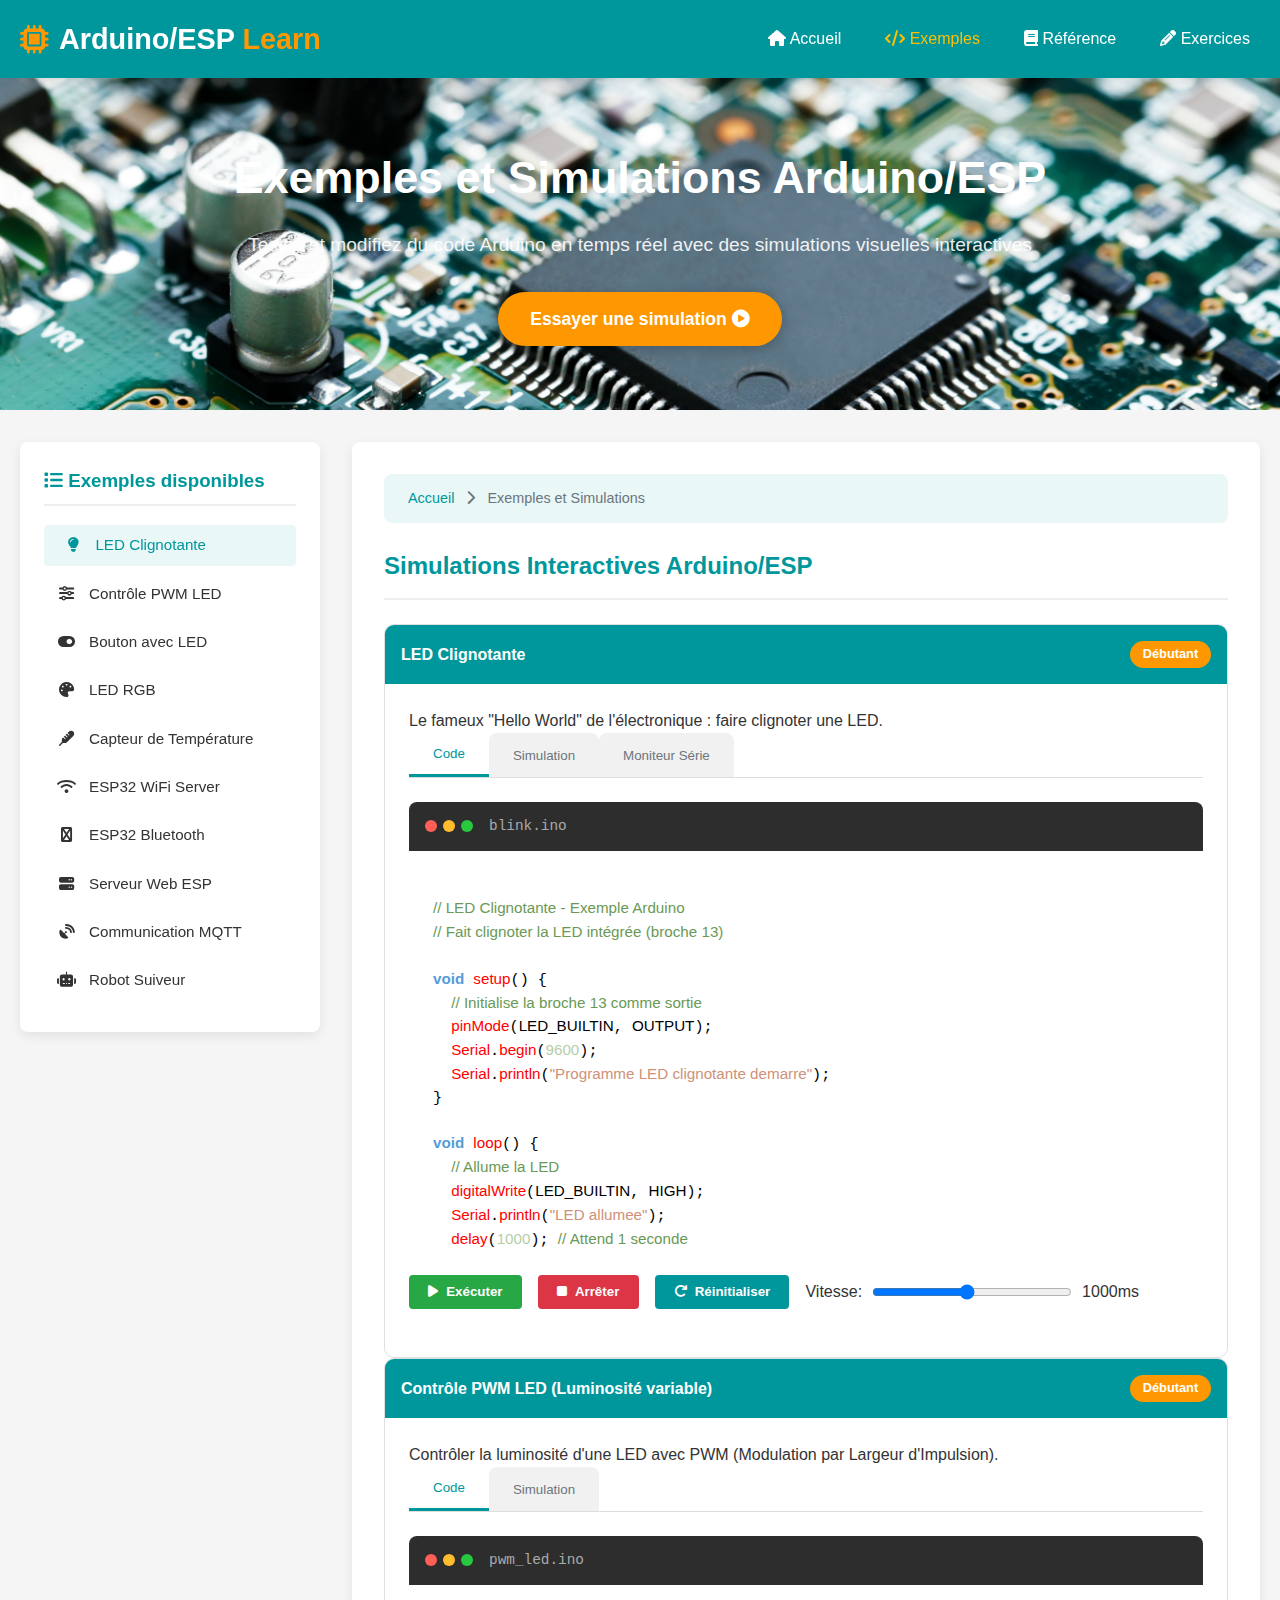
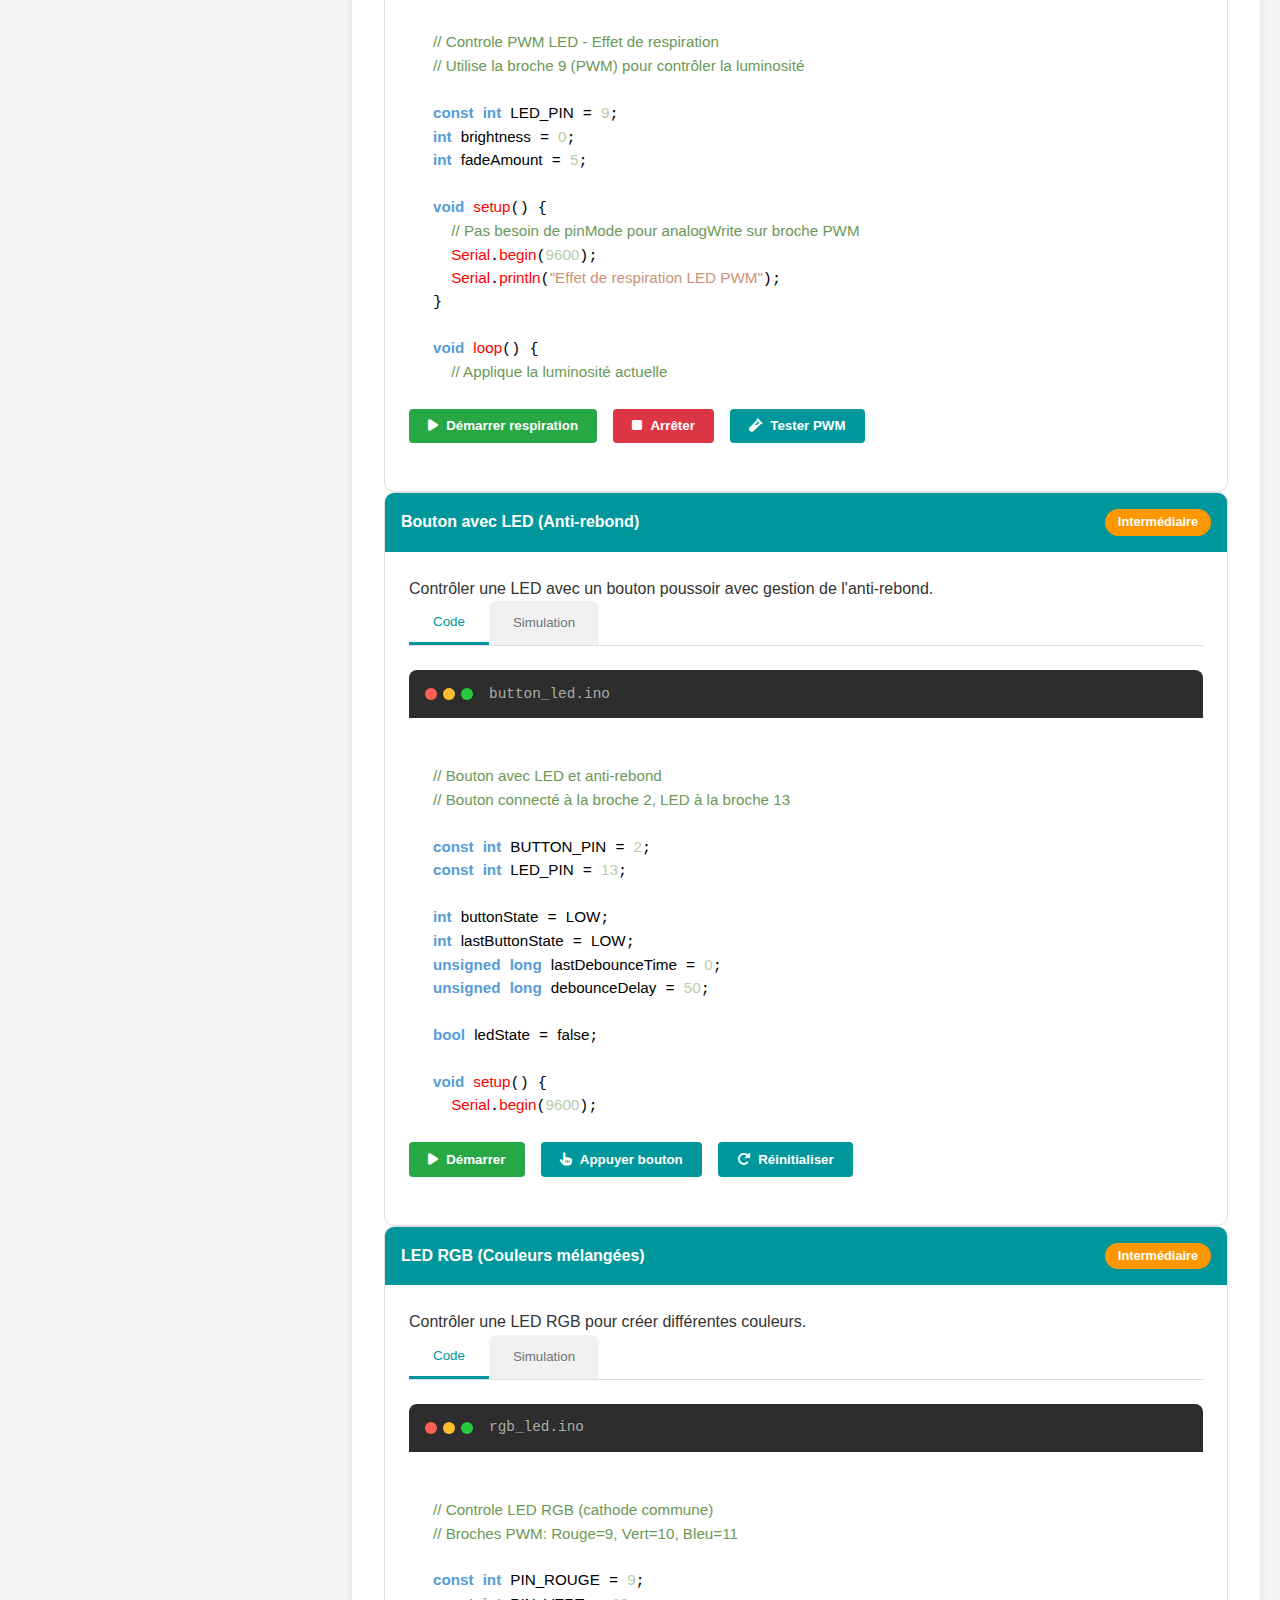
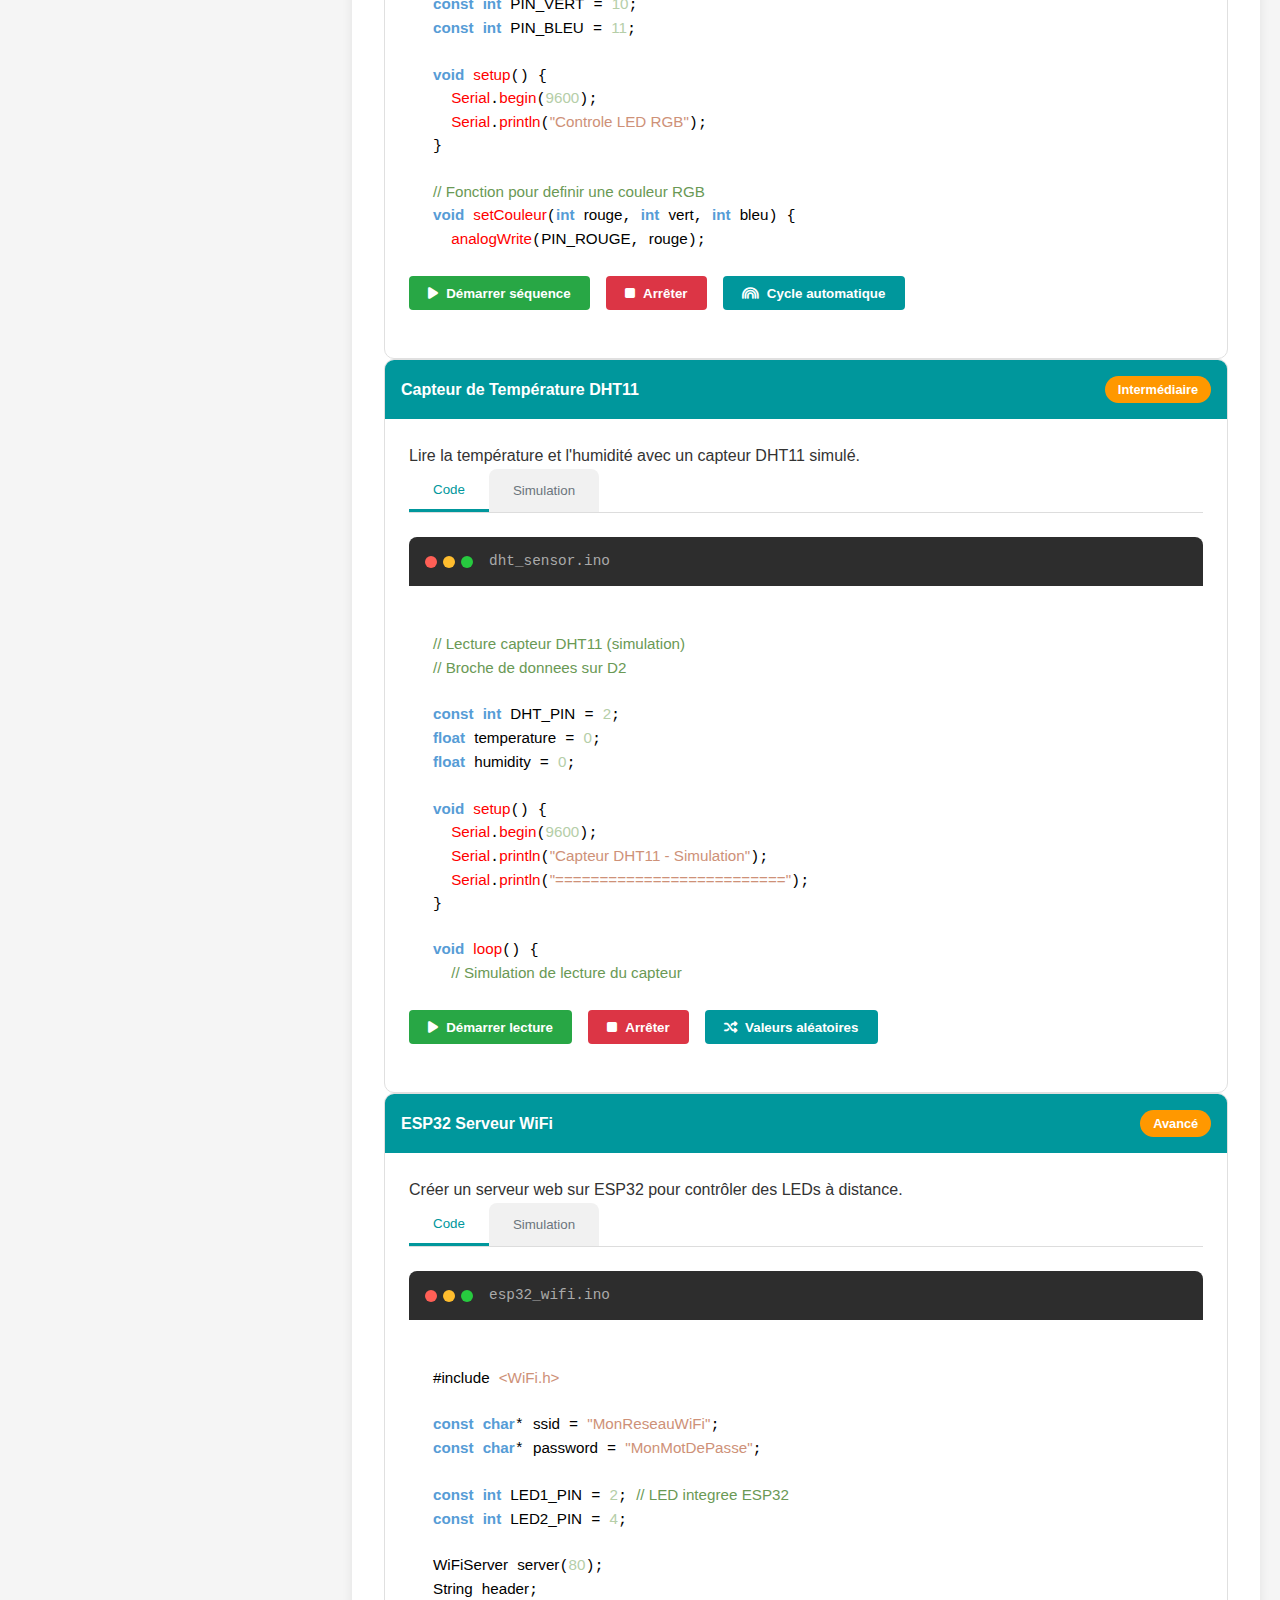
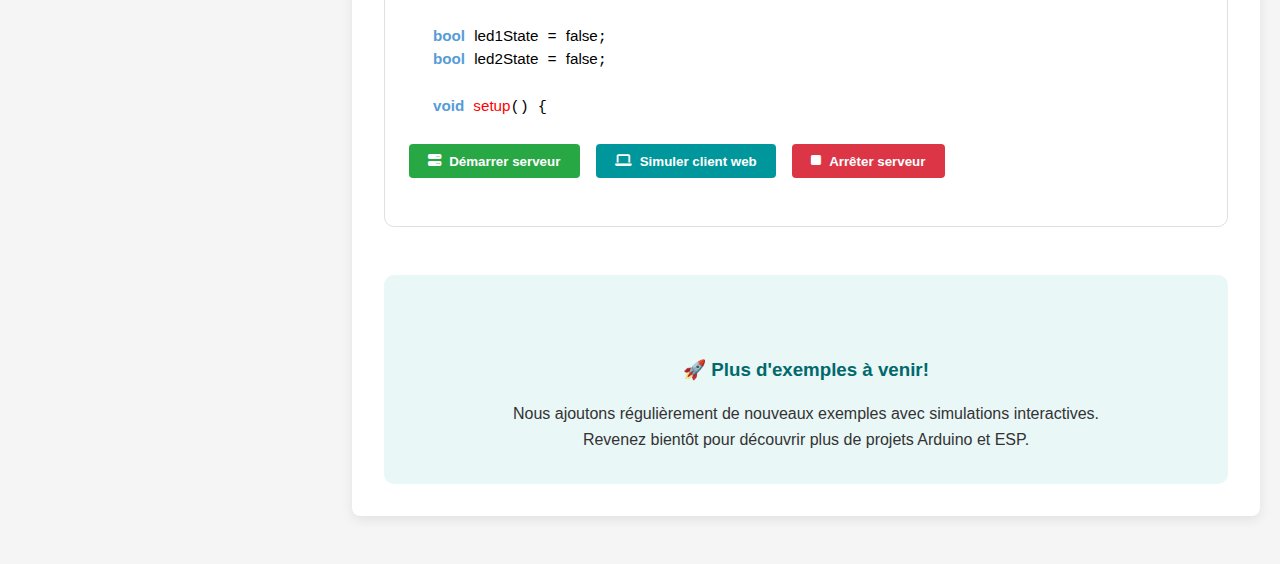
<file: exemple.html>
<!DOCTYPE html>
<html lang="fr">

<head>
  <meta charset="UTF-8">
  <meta name="viewport" content="width=device-width, initial-scale=1.0">
  <title>ArduinoLearn - Exemples et Simulations</title>
  <link rel="stylesheet" href="https://cdnjs.cloudflare.com/ajax/libs/font-awesome/6.4.0/css/all.min.css">
  <style rel='stylesheet' href="./highlight-styles.css"></style>
  <style>
    :root {
      --primary-color: #00979c;
      --secondary-color: #00696b;
      --accent-color: #ff9800;
      --light-color: #f8f9fa;
      --dark-color: #333;
      --gray-color: #6c757d;
      --code-bg: #f4f4f4;
      --success-color: #28a745;
      --danger-color: #dc3545;
    }

    * {
      margin: 0;
      padding: 0;
      box-sizing: border-box;
      font-family: 'Segoe UI', Tahoma, Geneva, Verdana, sans-serif;
    }

    body {
      background-color: #f5f5f5;
      color: var(--dark-color);
      line-height: 1.6;
    }

    .container {
      width: 100%;
      margin: 0 auto;
      padding: 0 20px;
    }

    /* Header */
    header {
      background-color: var(--primary-color);
      color: white;
      padding: 1rem 0;
      box-shadow: 0 4px 12px rgba(0, 0, 0, 0.1);
      position: sticky;
      top: 0;
      z-index: 100;
    }

    .header-content {
      display: flex;
      justify-content: space-between;
      align-items: center;
    }

    .logo {
      font-size: 1.8rem;
      font-weight: 700;
      display: flex;
      align-items: center;
    }

    .logo i {
      margin-right: 10px;
      color: var(--accent-color);
    }

    .logo span {
      color: var(--accent-color);
    }

    nav ul {
      display: flex;
      list-style: none;
    }

    nav ul li {
      margin-left: 1.5rem;
    }

    nav ul li a {
      color: white;
      text-decoration: none;
      font-weight: 500;
      transition: color 0.3s;
      padding: 5px 10px;
      border-radius: 4px;
    }

    nav ul li a:hover {
      color: var(--accent-color);
      background-color: rgba(255, 255, 255, 0.1);
    }

    /* Hero Section */
    .hero {
      color: white;
      padding: 4rem 0;
      text-align: center;
      margin-bottom: 2rem;
      background-size: cover;
      background-position: center;
      background-repeat: no-repeat;
      transition: background-image 1s ease-in-out;
    }

    .hero h1 {
      font-size: 2.8rem;
      margin-bottom: 1rem;
    }

    .hero p {
      font-size: 1.2rem;
      max-width: 800px;
      margin: 0 auto 2rem;
      opacity: 0.9;
    }

    .cta-button {
      display: inline-block;
      background-color: var(--accent-color);
      color: white;
      padding: 0.8rem 2rem;
      text-decoration: none;
      border-radius: 50px;
      font-weight: 600;
      font-size: 1.1rem;
      transition: transform 0.3s, box-shadow 0.3s;
      box-shadow: 0 4px 15px rgba(0, 0, 0, 0.2);
    }

    .cta-button:hover {
      transform: translateY(-3px);
      box-shadow: 0 6px 20px rgba(0, 0, 0, 0.25);
      color: white;
    }

    /* Main Content */
    .main-content {
      display: flex;
      margin-bottom: 3rem;
      gap: 2rem;
    }

    /* Sidebar */
    .sidebar {
      flex: 0 0 300px;
      background-color: white;
      border-radius: 8px;
      padding: 1.5rem;
      box-shadow: 0 4px 12px rgba(0, 0, 0, 0.08);
      align-self: flex-start;
      position: sticky;
      top: 100px;
      max-height: 80vh;
      overflow-y: auto;
    }

    .sidebar h3 {
      color: var(--primary-color);
      margin-bottom: 1.2rem;
      padding-bottom: 0.5rem;
      border-bottom: 2px solid #eee;
    }

    .sidebar ul {
      list-style: none;
    }

    .sidebar ul li {
      margin-bottom: 0.5rem;
    }

    .sidebar ul li a {
      color: var(--dark-color);
      text-decoration: none;
      display: block;
      padding: 0.5rem 0.8rem;
      border-radius: 4px;
      transition: all 0.3s;
      font-size: 0.95rem;
    }

    .sidebar ul li a:hover,
    .sidebar ul li a.active {
      background-color: #e9f7f7;
      color: var(--primary-color);
      padding-left: 1.2rem;
    }

    .sidebar ul li a i {
      margin-right: 8px;
      width: 20px;
      text-align: center;
    }

    /* Content */
    .content {
      flex: 1;
      background-color: white;
      border-radius: 8px;
      padding: 2rem;
      box-shadow: 0 4px 12px rgba(0, 0, 0, 0.08);
    }

    .content h2 {
      color: var(--primary-color);
      margin-bottom: 1.5rem;
      padding-bottom: 0.8rem;
      border-bottom: 2px solid #eee;
    }

    .content h3 {
      color: var(--secondary-color);
      margin: 2rem 0 1rem;
      padding-top: 1rem;
    }

    .content h4 {
      color: var(--primary-color);
      margin: 1.5rem 0 0.8rem;
    }

    /* Example cards */
    .example-grid {
      display: grid;
      grid-template-columns: repeat(auto-fill, minmax(350px, 1fr));
      gap: 2rem;
      margin: 2rem 0;
    }

    .example-card {
      border: 1px solid #e0e0e0;
      border-radius: 10px;
      overflow: hidden;
      transition: transform 0.3s, box-shadow 0.3s;
      background: white;
    }

    .example-card:hover {
      transform: translateY(-5px);
      box-shadow: 0 10px 25px rgba(0, 0, 0, 0.1);
    }

    .example-header {
      background-color: var(--primary-color);
      color: white;
      padding: 1rem;
      display: flex;
      justify-content: space-between;
      align-items: center;
    }

    .example-header h4 {
      margin: 0;
      color: white;
    }

    .example-difficulty {
      background-color: var(--accent-color);
      padding: 0.2rem 0.8rem;
      border-radius: 20px;
      font-size: 0.8rem;
      font-weight: 600;
    }

    .example-body {
      padding: 1.5rem;
    }

    /* Simulation containers */
    .simulation-container {
      border: 1px solid #ddd;
      border-radius: 8px;
      padding: 1.5rem;
      margin: 1.5rem 0;
      background-color: #f9f9f9;
      min-height: 300px;
      position: relative;
      overflow: hidden;
    }

    .simulation-title {
      color: var(--secondary-color);
      margin-bottom: 1rem;
      display: flex;
      align-items: center;
    }

    .simulation-title i {
      margin-right: 10px;
    }

    /* Arduino board simulation */
    .arduino-board {
      width: 300px;
      height: 200px;
      background-color: #0a3d62;
      border-radius: 10px;
      position: relative;
      margin: 2rem auto;
      box-shadow: 0 5px 15px rgba(0, 0, 0, 0.3);
    }

    .arduino-usb {
      position: absolute;
      top: 10px;
      right: 10px;
      width: 40px;
      height: 20px;
      background-color: #222;
      border-radius: 3px;
    }

    .arduino-pins {
      position: absolute;
      bottom: 0;
      left: 0;
      right: 0;
      height: 40px;
      background-color: #1e272e;
      display: flex;
      justify-content: space-around;
      align-items: center;
      border-bottom-left-radius: 10px;
      border-bottom-right-radius: 10px;
    }

    .pin {
      width: 15px;
      height: 30px;
      background-color: #d1d8e0;
      border-radius: 3px;
      position: relative;
      cursor: pointer;
      transition: background-color 0.3s;
    }

    .pin.active {
      background-color: #ffd32a;
    }

    .pin-label {
      position: absolute;
      top: -20px;
      left: 50%;
      transform: translateX(-50%);
      font-size: 0.7rem;
      color: white;
      font-weight: bold;
    }

    /* LED Simulation */
    .led-container {
      display: flex;
      flex-wrap: wrap;
      gap: 2rem;
      justify-content: center;
      align-items: center;
      margin: 2rem 0;
    }

    .led {
      width: 60px;
      height: 60px;
      border-radius: 50%;
      background-color: #ccc;
      box-shadow: 0 0 10px rgba(0, 0, 0, 0.3);
      position: relative;
      transition: background-color 0.3s, box-shadow 0.3s;
    }

    .led.on {
      background-color: #ff3838;
      box-shadow: 0 0 20px #ff3838, 0 0 40px #ff3838;
    }

    .led.led-green.on {
      background-color: #32ff7e;
      box-shadow: 0 0 20px #32ff7e, 0 0 40px #32ff7e;
    }

    .led.led-blue.on {
      background-color: #18dcff;
      box-shadow: 0 0 20px #18dcff, 0 0 40px #18dcff;
    }

    .led.led-yellow.on {
      background-color: #ffaf40;
      box-shadow: 0 0 20px #ffaf40, 0 0 40px #ffaf40;
    }

    .led-label {
      position: absolute;
      bottom: -25px;
      left: 50%;
      transform: translateX(-50%);
      font-size: 0.9rem;
      font-weight: 600;
      color: var(--dark-color);
    }

    /* ESP32 Simulation */
    .esp32-board {
      width: 250px;
      height: 150px;
      background-color: #1e3799;
      border-radius: 8px;
      position: relative;
      margin: 2rem auto;
      box-shadow: 0 5px 15px rgba(0, 0, 0, 0.3);
    }

    .esp32-chip {
      position: absolute;
      top: 30px;
      left: 50%;
      transform: translateX(-50%);
      width: 100px;
      height: 60px;
      background-color: #222;
      border-radius: 5px;
      color: white;
      display: flex;
      justify-content: center;
      align-items: center;
      font-size: 0.8rem;
      font-weight: bold;
    }

    .esp32-antenna {
      position: absolute;
      top: 10px;
      right: 10px;
      width: 30px;
      height: 30px;
      border-radius: 50%;
      background-color: #333;
      display: flex;
      justify-content: center;
      align-items: center;
      color: #ffd32a;
    }

    /* Code editor simulation */
    .code-editor {
      border-radius: 8px;
      overflow: hidden;
      margin: 1.5rem 0;
    }

    .editor-header {
      background-color: #2d2d2d;
      padding: 0.8rem 1rem;
      display: flex;
      align-items: center;
    }

    .editor-dots {
      display: flex;
      gap: 6px;
    }

    .editor-dot {
      width: 12px;
      height: 12px;
      border-radius: 50%;
    }

    .editor-dot.red {
      background-color: #ff5f56;
    }

    .editor-dot.yellow {
      background-color: #ffbd2e;
    }

    .editor-dot.green {
      background-color: #27ca3f;
    }

    .editor-filename {
      margin-left: 1rem;
      color: #aaa;
      font-family: monospace;
      font-size: 0.9rem;
    }

    .editor-content {
      padding: 1.5rem;
      font-family: 'Courier New', monospace;
      font-size: 0.95rem;
      line-height: 1.5;
      color: #000000;
      white-space: pre-wrap;
      tab-size: 2;
      max-height: 400px;
      overflow-y: auto;
      text-align: justify;
    }

    .code-comment {
      color: #6a9955;
    }

    .code-keyword {
      color: #569cd6;
      font-weight: bold;
    }

    .code-function {
      color: #ff0000;
    }

    .code-value {
      color: #000000;
    }

    .code-string {
      color: #ce9178;
    }

    .code-number {
      color: #b5cea8;
    }

    /* Controls */
    .simulation-controls {
      display: flex;
      gap: 1rem;
      margin: 1.5rem 0;
      flex-wrap: wrap;
    }

    .control-btn {
      padding: 0.6rem 1.2rem;
      background-color: var(--primary-color);
      color: white;
      border: none;
      border-radius: 4px;
      cursor: pointer;
      font-weight: 600;
      transition: background-color 0.3s;
      display: flex;
      align-items: center;
      gap: 8px;
    }

    .control-btn:hover {
      background-color: var(--secondary-color);
    }

    .control-btn.run {
      background-color: var(--success-color);
    }

    .control-btn.run:hover {
      background-color: #218838;
    }

    .control-btn.stop {
      background-color: var(--danger-color);
    }

    .control-btn.stop:hover {
      background-color: #c82333;
    }

    .control-slider {
      width: 200px;
    }

    /* Serial Monitor */
    .serial-monitor {
      background-color: #000;
      color: #00ff00;
      font-family: 'Courier New', monospace;
      padding: 1rem;
      border-radius: 5px;
      height: 200px;
      overflow-y: auto;
      margin: 1.5rem 0;
    }

    .serial-line {
      margin-bottom: 0.5rem;
    }

    /* Breadcrumb */
    .breadcrumb {
      background-color: #e9f7f7;
      padding: 0.8rem 1.5rem;
      border-radius: 8px;
      margin-bottom: 1.5rem;
      font-size: 0.9rem;
    }

    .breadcrumb a {
      color: var(--primary-color);
      text-decoration: none;
    }

    .breadcrumb span {
      color: var(--gray-color);
    }

    .breadcrumb i {
      margin: 0 8px;
      color: var(--gray-color);
    }

    /* Responsive */
    @media (max-width: 992px) {
      .sidebar {
        flex: 0 0 250px;
      }
    }

    @media (max-width: 768px) {
      .header-content {
        flex-direction: column;
        text-align: center;
      }

      nav ul {
        margin-top: 1rem;
        justify-content: center;
        flex-wrap: wrap;
      }

      nav ul li {
        margin: 0.3rem 0.5rem;
      }

      .main-content {
        flex-direction: column;
      }

      .sidebar {
        flex: none;
        width: 100%;
        position: static;
        max-height: none;
      }

      .hero h1 {
        font-size: 2.2rem;
      }

      .example-grid {
        grid-template-columns: 1fr;
      }
    }

    /* Animation */
    @keyframes blink {

      0%,
      100% {
        opacity: 1;
      }

      50% {
        opacity: 0.3;
      }
    }

    .blink {
      animation: blink 1s infinite;
    }

    @keyframes fadeIn {
      from {
        opacity: 0;
        transform: translateY(10px);
      }

      to {
        opacity: 1;
        transform: translateY(0);
      }
    }

    .fade-in {
      animation: fadeIn 0.5s ease-out;
    }

    /* Tabs */
    .simulation-tabs {
      display: flex;
      border-bottom: 1px solid #ddd;
      margin-bottom: 1.5rem;
    }

    .simulation-tab {
      padding: 0.8rem 1.5rem;
      background-color: #f1f1f1;
      border: none;
      cursor: pointer;
      font-weight: 500;
      color: var(--gray-color);
      transition: all 0.3s;
      border-top-left-radius: 8px;
      border-top-right-radius: 8px;
    }

    .simulation-tab:hover {
      background-color: #e9e9e9;
    }

    .simulation-tab.active {
      background-color: white;
      color: var(--primary-color);
      border-bottom: 3px solid var(--primary-color);
    }

    .simulation-tab-content {
      display: none;
    }

    .simulation-tab-content.active {
      display: block;
    }

    .active {
      color: #ffbf00;
    }
  </style>
</head>

<body>
  <!-- Header identique à la page principale -->
  <header>
    <div class="container header-content">
      <div class="logo">
        <i class="fas fa-microchip"></i>
        <div><span></span> Arduino/ESP <span>Learn</span></div>
      </div>
      <nav>
        <ul>
          <li><a href="index.html"><i class="fas fa-home"></i> Accueil</a></li>
          <!-- <li><a href="./pratique.html"><i class="fas fa-graduation-cap"></i> pratique</a></li> -->
          <li><a href="./exemple.html" class="active"><i class="fas fa-code"></i> Exemples</a></li>
          <li><a href="./reference.html"><i class="fas fa-book"></i> Référence</a></li>
          <li><a href="./exercice.html"><i class="fas fa-pencil-alt"></i> Exercices</a></li>
        </ul>
      </nav>
    </div>
  </header>

  <!-- Hero Section -->
  <section class="hero">
    <div class="container">
      <h1>Exemples et Simulations Arduino/ESP</h1>
      <p>Testez et modifiez du code Arduino en temps réel avec des simulations visuelles interactives</p>
      <a href="#exemple1" class="cta-button">Essayer une simulation <i class="fas fa-play-circle"></i></a>
    </div>
  </section>

  <!-- Main Content -->
  <div class="container main-content">
    <!-- Sidebar -->
    <aside class="sidebar">
      <h3><i class="fas fa-list"></i> Exemples disponibles</h3>
      <ul>
        <li><a href="#exemple1"><i class="fas fa-lightbulb"></i> LED Clignotante</a></li>
        <li><a href="#exemple2"><i class="fas fa-sliders-h"></i> Contrôle PWM LED</a></li>
        <li><a href="#exemple3"><i class="fas fa-toggle-on"></i> Bouton avec LED</a></li>
        <li><a href="#exemple4"><i class="fas fa-palette"></i> LED RGB</a></li>
        <li><a href="#exemple5"><i class="fas fa-thermometer"></i> Capteur de Température</a></li>
        <li><a href="#exemple6"><i class="fas fa-wifi"></i> ESP32 WiFi Server</a></li>
        <li><a href="#exemple7"><i class="fas fa-bluetooth"></i> ESP32 Bluetooth</a></li>
        <li><a href="#exemple8"><i class="fas fa-server"></i> Serveur Web ESP</a></li>
        <li><a href="#exemple9"><i class="fas fa-satellite-dish"></i> Communication MQTT</a></li>
        <li><a href="#exemple10"><i class="fas fa-robot"></i> Robot Suiveur</a></li>
      </ul>
    </aside>

    <!-- Content -->
    <main class="content">
      <!-- Breadcrumb -->
      <div class="breadcrumb">
        <a href="index.html">Accueil</a> <i class="fas fa-chevron-right"></i>
        <span>Exemples et Simulations</span>
      </div>

      <h2>Simulations Interactives Arduino/ESP</h2>
      <!-- <p>Modifiez le code, exécutez-le et observez les résultats en temps réel grâce aux simulations visuelles.</p> -->

      <!-- Exemple 1: LED Clignotante -->
      <section id="exemple1" class="fade-in">
        <div class="example-card">
          <div class="example-header">
            <h4>LED Clignotante</h4>
            <span class="example-difficulty">Débutant</span>
          </div>
          <div class="example-body">
            <p>Le fameux "Hello World" de l'électronique : faire clignoter une LED.</p>

            <div class="simulation-tabs">
              <button class="simulation-tab active" onclick="openTab(event, 'code1')">Code</button>
              <button class="simulation-tab" onclick="openTab(event, 'sim1')">Simulation</button>
              <button class="simulation-tab" onclick="openTab(event, 'serial1')">Moniteur Série</button>
            </div>

            <div id="code1" class="simulation-tab-content active">
              <div class="code-editor">
                <div class="editor-header">
                  <div class="editor-dots">
                    <div class="editor-dot red"></div>
                    <div class="editor-dot yellow"></div>
                    <div class="editor-dot green"></div>
                  </div>
                  <div class="editor-filename">blink.ino</div>
                </div>
                <div class="editor-content" id="editor-code1">
<span class="code-comment">// LED Clignotante - Exemple Arduino</span>
<span class="code-comment">// Fait clignoter la LED intégrée (broche 13)</span>

<span class="code-keyword">void</span> <span class="code-function">setup</span>() {
  <span class="code-comment">// Initialise la broche 13 comme sortie</span>
  <span class="code-function">pinMode</span>(<span class="code-value">LED_BUILTIN</span>, <span class="code-value">OUTPUT</span>);
  <span class="code-function">Serial</span>.<span class="code-function">begin</span>(<span class="code-number">9600</span>);
  <span class="code-function">Serial</span>.<span class="code-function">println</span>(<span class="code-string">"Programme LED clignotante demarre"</span>);
}

<span class="code-keyword">void</span> <span class="code-function">loop</span>() {
  <span class="code-comment">// Allume la LED</span>
  <span class="code-function">digitalWrite</span>(<span class="code-value">LED_BUILTIN</span>, <span class="code-value">HIGH</span>);
  <span class="code-function">Serial</span>.<span class="code-function">println</span>(<span class="code-string">"LED allumee"</span>);
  <span class="code-function">delay</span>(<span class="code-number">1000</span>); <span class="code-comment">// Attend 1 seconde</span>

  <span class="code-comment">// Eteint la LED</span>
  <span class="code-function">digitalWrite</span>(<span class="code-value">LED_BUILTIN</span>, <span class="code-value">LOW</span>);
  <span class="code-function">Serial</span>.<span class="code-function">println</span>(<span class="code-string">"LED eteinte"</span>);
  <span class="code-function">delay</span>(<span class="code-number">1000</span>); <span class="code-comment">// Attend 1 seconde</span>
}
                </div>
              </div>
            </div>

            <div id="sim1" class="simulation-tab-content">
              <div class="simulation-container">
                <h4 class="simulation-title"><i class="fas fa-lightbulb"></i> Simulation LED Clignotante</h4>

                <!-- Simulation de la carte Arduino -->
                <div class="arduino-board">
                  <div class="arduino-usb"></div>
                  <div class="arduino-pins">
                    <div class="pin" id="pin13">
                      <div class="pin-label">13</div>
                    </div>
                    <div class="pin">
                      <div class="pin-label">12</div>
                    </div>
                    <div class="pin">
                      <div class="pin-label">11</div>
                    </div>
                  </div>
                </div>

                <!-- Simulation LED -->
                <div class="led-container">
                  <div class="led" id="sim-led1">
                    <div class="led-label">LED INTÉGRÉE</div>
                  </div>
                </div>

                <p id="sim-status1" style="text-align: center; margin-top: 1rem;">État : Éteinte</p>
              </div>
            </div>

            <div id="serial1" class="simulation-tab-content">
              <div class="serial-monitor" id="serial-monitor1">
                <div class="serial-line">Moniteur série initialisé (9600 baud)</div>
                <div class="serial-line">Programme LED clignotante demarre</div>
              </div>
            </div>

            <div class="simulation-controls">
              <button class="control-btn run" onclick="runSimulation(1)">
                <i class="fas fa-play"></i> Exécuter
              </button>
              <button class="control-btn stop" onclick="stopSimulation(1)">
                <i class="fas fa-stop"></i> Arrêter
              </button>
              <button class="control-btn" onclick="resetSimulation(1)">
                <i class="fas fa-redo"></i> Réinitialiser
              </button>
              <div style="display: flex; align-items: center; gap: 10px;">
                <span>Vitesse:</span>
                <input type="range" min="100" max="2000" value="1000" class="control-slider" id="speed1"
                  onchange="updateSpeed(1)">
                <span id="speedValue1">1000ms</span>
              </div>
            </div>
          </div>
        </div>
      </section>

      <!-- Exemple 2: Contrôle PWM LED -->
      <section id="exemple2" class="fade-in">
        <div class="example-card">
          <div class="example-header">
            <h4>Contrôle PWM LED (Luminosité variable)</h4>
            <span class="example-difficulty">Débutant</span>
          </div>
          <div class="example-body">
            <p>Contrôler la luminosité d'une LED avec PWM (Modulation par Largeur d'Impulsion).</p>

            <div class="simulation-tabs">
              <button class="simulation-tab active" onclick="openTab(event, 'code2')">Code</button>
              <button class="simulation-tab" onclick="openTab(event, 'sim2')">Simulation</button>
            </div>

            <div id="code2" class="simulation-tab-content active">
              <div class="code-editor">
                <div class="editor-header">
                  <div class="editor-dots">
                    <div class="editor-dot red"></div>
                    <div class="editor-dot yellow"></div>
                    <div class="editor-dot green"></div>
                  </div>
                  <div class="editor-filename">pwm_led.ino</div>
                </div>
                <div class="editor-content" id="editor-code2">
<span class="code-comment">// Controle PWM LED - Effet de respiration</span>
<span class="code-comment">// Utilise la broche 9 (PWM) pour contrôler la luminosité</span>

<span class="code-keyword">const</span> <span class="code-keyword">int</span> <span class="code-value">LED_PIN</span> = <span class="code-number">9</span>;
<span class="code-keyword">int</span> <span class="code-value">brightness</span> = <span class="code-number">0</span>;
<span class="code-keyword">int</span> <span class="code-value">fadeAmount</span> = <span class="code-number">5</span>;

<span class="code-keyword">void</span> <span class="code-function">setup</span>() {
  <span class="code-comment">// Pas besoin de pinMode pour analogWrite sur broche PWM</span>
  <span class="code-function">Serial</span>.<span class="code-function">begin</span>(<span class="code-number">9600</span>);
  <span class="code-function">Serial</span>.<span class="code-function">println</span>(<span class="code-string">"Effet de respiration LED PWM"</span>);
}

<span class="code-keyword">void</span> <span class="code-function">loop</span>() {
  <span class="code-comment">// Applique la luminosité actuelle</span>
  <span class="code-function">analogWrite</span>(<span class="code-value">LED_PIN</span>, <span class="code-value">brightness</span>);

  <span class="code-comment">// Affiche la valeur PWM</span>
  <span class="code-function">Serial</span>.<span class="code-function">print</span>(<span class="code-string">"Luminosite: "</span>);
  <span class="code-function">Serial</span>.<span class="code-function">println</span>(<span class="code-value">brightness</span>);

  <span class="code-comment">// Change la luminosité</span>
  <span class="code-value">brightness</span> = <span class="code-value">brightness</span> + <span class="code-value">fadeAmount</span>;

  <span class="code-comment">// Inverse la direction aux limites</span>
  <span class="code-keyword">if</span> (<span class="code-value">brightness</span> <= <span class="code-number">0</span> || <span class="code-value">brightness</span> >= <span class="code-number">255</span>) {
    <span class="code-value">fadeAmount</span> = -<span class="code-value">fadeAmount</span>;
  }

  <span class="code-function">delay</span>(<span class="code-number">30</span>); <span class="code-comment">// Controle la vitesse</span>
}
                </div>
              </div>
            </div>

            <div id="sim2" class="simulation-tab-content">
              <div class="simulation-container">
                <h4 class="simulation-title"><i class="fas fa-sliders-h"></i> Simulation PWM LED</h4>

                <div class="arduino-board">
                  <div class="arduino-usb"></div>
                  <div class="arduino-pins">
                    <div class="pin" id="pin9">
                      <div class="pin-label">9 (PWM)</div>
                    </div>
                  </div>
                </div>

                <div class="led-container">
                  <div class="led" id="sim-led2">
                    <div class="led-label">LED PWM</div>
                  </div>
                </div>

                <div style="margin-top: 2rem; text-align: center;">
                  <p>Valeur PWM: <span id="pwmValue2">0</span>/255</p>
                  <input type="range" min="0" max="255" value="0" class="control-slider" id="pwmSlider2"
                    style="width: 80%; margin-top: 1rem;" oninput="updatePWM(2)">
                </div>
              </div>
            </div>

            <div class="simulation-controls">
              <button class="control-btn run" onclick="runSimulation(2)">
                <i class="fas fa-play"></i> Démarrer respiration
              </button>
              <button class="control-btn stop" onclick="stopSimulation(2)">
                <i class="fas fa-stop"></i> Arrêter
              </button>
              <button class="control-btn" onclick="testPWM(2)">
                <i class="fas fa-vial"></i> Tester PWM
              </button>
            </div>
          </div>
        </div>
      </section>

      <!-- Exemple 3: Bouton avec LED -->
      <section id="exemple3" class="fade-in">
        <div class="example-card">
          <div class="example-header">
            <h4>Bouton avec LED (Anti-rebond)</h4>
            <span class="example-difficulty">Intermédiaire</span>
          </div>
          <div class="example-body">
            <p>Contrôler une LED avec un bouton poussoir avec gestion de l'anti-rebond.</p>

            <div class="simulation-tabs">
              <button class="simulation-tab active" onclick="openTab(event, 'code3')">Code</button>
              <button class="simulation-tab" onclick="openTab(event, 'sim3')">Simulation</button>
            </div>

            <div id="code3" class="simulation-tab-content active">
              <div class="code-editor">
                <div class="editor-header">
                  <div class="editor-dots">
                    <div class="editor-dot red"></div>
                    <div class="editor-dot yellow"></div>
                    <div class="editor-dot green"></div>
                  </div>
                  <div class="editor-filename">button_led.ino</div>
                </div>
                <div class="editor-content" id="editor-code3">
<span class="code-comment">// Bouton avec LED et anti-rebond</span>
<span class="code-comment">// Bouton connecté à la broche 2, LED à la broche 13</span>

<span class="code-keyword">const</span> <span class="code-keyword">int</span> <span class="code-value">BUTTON_PIN</span> = <span class="code-number">2</span>;
<span class="code-keyword">const</span> <span class="code-keyword">int</span> <span class="code-value">LED_PIN</span> = <span class="code-number">13</span>;

<span class="code-keyword">int</span> <span class="code-value">buttonState</span> = <span class="code-value">LOW</span>;
<span class="code-keyword">int</span> <span class="code-value">lastButtonState</span> = <span class="code-value">LOW</span>;
<span class="code-keyword">unsigned</span> <span class="code-keyword">long</span> <span class="code-value">lastDebounceTime</span> = <span class="code-number">0</span>;
<span class="code-keyword">unsigned</span> <span class="code-keyword">long</span> <span class="code-value">debounceDelay</span> = <span class="code-number">50</span>;

<span class="code-keyword">bool</span> <span class="code-value">ledState</span> = <span class="code-value">false</span>;

<span class="code-keyword">void</span> <span class="code-function">setup</span>() {
  <span class="code-function">Serial</span>.<span class="code-function">begin</span>(<span class="code-number">9600</span>);
  <span class="code-function">pinMode</span>(<span class="code-value">BUTTON_PIN</span>, <span class="code-value">INPUT_PULLUP</span>); <span class="code-comment">// Résistance pull-up interne</span>
  <span class="code-function">pinMode</span>(<span class="code-value">LED_PIN</span>, <span class="code-value">OUTPUT</span>);
  <span class="code-function">Serial</span>.<span class="code-function">println</span>(<span class="code-string">"Systeme bouton-LED pret"</span>);
}

<span class="code-keyword">void</span> <span class="code-function">loop</span>() {
  <span class="code-comment">// Lecture du bouton</span>
  <span class="code-keyword">int</span> <span class="code-value">reading</span> = <span class="code-function">digitalRead</span>(<span class="code-value">BUTTON_PIN</span>);

  <span class="code-comment">// Anti-rebond</span>
  <span class="code-keyword">if</span> (<span class="code-value">reading</span> != <span class="code-value">lastButtonState</span>) {
    <span class="code-value">lastDebounceTime</span> = <span class="code-function">millis</span>();
  }

  <span class="code-keyword">if</span> ((<span class="code-function">millis</span>() - <span class="code-value">lastDebounceTime</span>) > <span class="code-value">debounceDelay</span>) {
    <span class="code-keyword">if</span> (<span class="code-value">reading</span> != <span class="code-value">buttonState</span>) {
      <span class="code-value">buttonState</span> = <span class="code-value">reading</span>;

      <span class="code-comment">// Si le bouton est appuye (LOW avec pull-up)</span>
      <span class="code-keyword">if</span> (<span class="code-value">buttonState</span> == <span class="code-value">LOW</span>) {
        <span class="code-value">ledState</span> = !<span class="code-value">ledState</span>; <span class="code-comment">// Inverse l'etat</span>

        <span class="code-keyword">if</span> (<span class="code-value">ledState</span>) {
          <span class="code-function">digitalWrite</span>(<span class="code-value">LED_PIN</span>, <span class="code-value">HIGH</span>);
          <span class="code-function">Serial</span>.<span class="code-function">println</span>(<span class="code-string">"LED allumee (bouton)"</span>);
        } <span class="code-keyword">else</span> {
          <span class="code-function">digitalWrite</span>(<span class="code-value">LED_PIN</span>, <span class="code-value">LOW</span>);
          <span class="code-function">Serial</span>.<span class="code-function">println</span>(<span class="code-string">"LED eteinte (bouton)"</span>);
        }
      }
    }
  }

  <span class="code-value">lastButtonState</span> = <span class="code-value">reading</span>;
}
                </div>
              </div>
            </div>

            <div id="sim3" class="simulation-tab-content">
              <div class="simulation-container">
                <h4 class="simulation-title"><i class="fas fa-toggle-on"></i> Simulation Bouton-LED</h4>

                <div
                  style="display: flex; justify-content: space-around; align-items: center; flex-wrap: wrap; gap: 2rem;">
                  <!-- Bouton de simulation -->
                  <div style="text-align: center;">
                    <div class="led" id="sim-led3" style="width: 80px; height: 80px;">
                      <div class="led-label">LED</div>
                    </div>
                  </div>

                  <!-- Bouton poussoir -->
                  <div style="text-align: center;">
                    <div id="sim-button3" style="width: 60px; height: 60px; background-color: #666; 
                         border-radius: 10px; margin: 0 auto; cursor: pointer; position: relative; 
                         box-shadow: 0 5px 0 #333;" onclick="toggleButton(3)">
                      <div style="position: absolute; bottom: -25px; left: 50%; transform: translateX(-50%); 
                           font-weight: 600;">BOUTON</div>
                    </div>
                    <p id="button-state3" style="margin-top: 2rem;">État: RELÂCHÉ</p>
                  </div>
                </div>

                <div style="margin-top: 2rem; text-align: center;">
                  <p>Anti-rebond activé: <span id="debounce-state3" style="color: green; font-weight: bold;">OUI</span>
                  </p>
                  <button class="control-btn" onclick="toggleDebounce(3)" style="margin-top: 1rem;">
                    <i class="fas fa-exchange-alt"></i> Activer/Désactiver anti-rebond
                  </button>
                </div>
              </div>
            </div>

            <div class="simulation-controls">
              <button class="control-btn run" onclick="runSimulation(3)">
                <i class="fas fa-play"></i> Démarrer
              </button>
              <button class="control-btn" onclick="pressButton(3)">
                <i class="fas fa-hand-pointer"></i> Appuyer bouton
              </button>
              <button class="control-btn" onclick="resetSimulation(3)">
                <i class="fas fa-redo"></i> Réinitialiser
              </button>
            </div>
          </div>
        </div>
      </section>

      <!-- Exemple 4: LED RGB -->
      <section id="exemple4" class="fade-in">
        <div class="example-card">
          <div class="example-header">
            <h4>LED RGB (Couleurs mélangées)</h4>
            <span class="example-difficulty">Intermédiaire</span>
          </div>
          <div class="example-body">
            <p>Contrôler une LED RGB pour créer différentes couleurs.</p>

            <div class="simulation-tabs">
              <button class="simulation-tab active" onclick="openTab(event, 'code4')">Code</button>
              <button class="simulation-tab" onclick="openTab(event, 'sim4')">Simulation</button>
            </div>

            <div id="code4" class="simulation-tab-content active">
              <div class="code-editor">
                <div class="editor-header">
                  <div class="editor-dots">
                    <div class="editor-dot red"></div>
                    <div class="editor-dot yellow"></div>
                    <div class="editor-dot green"></div>
                  </div>
                  <div class="editor-filename">rgb_led.ino</div>
                </div>
                <div class="editor-content" id="editor-code4">
<span class="code-comment">// Controle LED RGB (cathode commune)</span>
<span class="code-comment">// Broches PWM: Rouge=9, Vert=10, Bleu=11</span>

<span class="code-keyword">const</span> <span class="code-keyword">int</span> <span class="code-value">PIN_ROUGE</span> = <span class="code-number">9</span>;
<span class="code-keyword">const</span> <span class="code-keyword">int</span> <span class="code-value">PIN_VERT</span> = <span class="code-number">10</span>;
<span class="code-keyword">const</span> <span class="code-keyword">int</span> <span class="code-value">PIN_BLEU</span> = <span class="code-number">11</span>;

<span class="code-keyword">void</span> <span class="code-function">setup</span>() {
  <span class="code-function">Serial</span>.<span class="code-function">begin</span>(<span class="code-number">9600</span>);
  <span class="code-function">Serial</span>.<span class="code-function">println</span>(<span class="code-string">"Controle LED RGB"</span>);
}

<span class="code-comment">// Fonction pour definir une couleur RGB</span>
<span class="code-keyword">void</span> <span class="code-function">setCouleur</span>(<span class="code-keyword">int</span> <span class="code-value">rouge</span>, <span class="code-keyword">int</span> <span class="code-value">vert</span>, <span class="code-keyword">int</span> <span class="code-value">bleu</span>) {
  <span class="code-function">analogWrite</span>(<span class="code-value">PIN_ROUGE</span>, <span class="code-value">rouge</span>);
  <span class="code-function">analogWrite</span>(<span class="code-value">PIN_VERT</span>, <span class="code-value">vert</span>);
  <span class="code-function">analogWrite</span>(<span class="code-value">PIN_BLEU</span>, <span class="code-value">bleu</span>);

  <span class="code-function">Serial</span>.<span class="code-function">print</span>(<span class="code-string">"Couleur: R="</span>);
  <span class="code-function">Serial</span>.<span class="code-function">print</span>(<span class="code-value">rouge</span>);
  <span class="code-function">Serial</span>.<span class="code-function">print</span>(<span class="code-string">" G="</span>);
  <span class="code-function">Serial</span>.<span class="code-function">print</span>(<span class="code-value">vert</span>);
  <span class="code-function">Serial</span>.<span class="code-function">print</span>(<span class="code-string">" B="</span>);
  <span class="code-function">Serial</span>.<span class="code-function">println</span>(<span class="code-value">bleu</span>);
}

<span class="code-keyword">void</span> <span class="code-function">loop</span>() {
  <span class="code-comment">// Sequence de couleurs</span>
  <span class="code-function">Serial</span>.<span class="code-function">println</span>(<span class="code-string">"Rouge pur"</span>);
  <span class="code-function">setCouleur</span>(<span class="code-number">255</span>, <span class="code-number">0</span>, <span class="code-number">0</span>);
  <span class="code-function">delay</span>(<span class="code-number">1000</span>);

  <span class="code-function">Serial</span>.<span class="code-function">println</span>(<span class="code-string">"Vert pur"</span>);
  <span class="code-function">setCouleur</span>(<span class="code-number">0</span>, <span class="code-number">255</span>, <span class="code-number">0</span>);
  <span class="code-function">delay</span>(<span class="code-number">1000</span>);

  <span class="code-function">Serial</span>.<span class="code-function">println</span>(<span class="code-string">"Bleu pur"</span>);
  <span class="code-function">setCouleur</span>(<span class="code-number">0</span>, <span class="code-number">0</span>, <span class="code-number">255</span>);
  <span class="code-function">delay</span>(<span class="code-number">1000</span>);

  <span class="code-function">Serial</span>.<span class="code-function">println</span>(<span class="code-string">"Jaune"</span>);
  <span class="code-function">setCouleur</span>(<span class="code-number">255</span>, <span class="code-number">255</span>, <span class="code-number">0</span>);
  <span class="code-function">delay</span>(<span class="code-number">1000</span>);

  <span class="code-function">Serial</span>.<span class="code-function">println</span>(<span class="code-string">"Magenta"</span>);
  <span class="code-function">setCouleur</span>(<span class="code-number">255</span>, <span class="code-number">0</span>, <span class="code-number">255</span>);
  <span class="code-function">delay</span>(<span class="code-number">1000</span>);

  <span class="code-function">Serial</span>.<span class="code-function">println</span>(<span class="code-string">"Cyan"</span>);
  <span class="code-function">setCouleur</span>(<span class="code-number">0</span>, <span class="code-number">255</span>, <span class="code-number">255</span>);
  <span class="code-function">delay</span>(<span class="code-number">1000</span>);

  <span class="code-function">Serial</span>.<span class="code-function">println</span>(<span class="code-string">"Blanc"</span>);
  <span class="code-function">setCouleur</span>(<span class="code-number">255</span>, <span class="code-number">255</span>, <span class="code-number">255</span>);
  <span class="code-function">delay</span>(<span class="code-number">1000</span>);

  <span class="code-function">Serial</span>.<span class="code-function">println</span>(<span class="code-string">"Eteint"</span>);
  <span class="code-function">setCouleur</span>(<span class="code-number">0</span>, <span class="code-number">0</span>, <span class="code-number">0</span>);
  <span class="code-function">delay</span>(<span class="code-number">1000</span>);
}
                </div>
              </div>
            </div>

            <div id="sim4" class="simulation-tab-content">
              <div class="simulation-container">
                <h4 class="simulation-title"><i class="fas fa-palette"></i> Simulation LED RGB</h4>

                <div style="display: flex; flex-direction: column; align-items: center; gap: 2rem;">
                  <!-- LED RGB simulée -->
                  <div class="led" id="sim-led4" style="width: 100px; height: 100px; background-color: #000;">
                    <div class="led-label">LED RGB</div>
                  </div>

                  <!-- Contrôles de couleur -->
                  <div style="width: 100%; max-width: 400px;">
                    <div style="margin-bottom: 1rem;">
                      <label style="color: #ff4444; font-weight: bold;">Rouge:</label>
                      <input type="range" min="0" max="255" value="0" class="control-slider" id="redSlider4"
                        oninput="updateRGBColor(4)" style="width: 100%;">
                      <span id="redValue4">0</span>
                    </div>

                    <div style="margin-bottom: 1rem;">
                      <label style="color: #44ff44; font-weight: bold;">Vert:</label>
                      <input type="range" min="0" max="255" value="0" class="control-slider" id="greenSlider4"
                        oninput="updateRGBColor(4)" style="width: 100%;">
                      <span id="greenValue4">0</span>
                    </div>

                    <div style="margin-bottom: 1rem;">
                      <label style="color: #4444ff; font-weight: bold;">Bleu:</label>
                      <input type="range" min="0" max="255" value="0" class="control-slider" id="blueSlider4"
                        oninput="updateRGBColor(4)" style="width: 100%;">
                      <span id="blueValue4">0</span>
                    </div>
                  </div>

                  <!-- Palettes prédéfinies -->
                  <div style="display: flex; flex-wrap: wrap; gap: 10px; justify-content: center;">
                    <button class="control-btn" style="background-color: #ff4444;"
                      onclick="setPredefinedColor(4, 'red')">
                      Rouge
                    </button>
                    <button class="control-btn" style="background-color: #44ff44; color: #000;"
                      onclick="setPredefinedColor(4, 'green')">
                      Vert
                    </button>
                    <button class="control-btn" style="background-color: #4444ff;"
                      onclick="setPredefinedColor(4, 'blue')">
                      Bleu
                    </button>
                    <button class="control-btn" style="background-color: #ffff44; color: #000;"
                      onclick="setPredefinedColor(4, 'yellow')">
                      Jaune
                    </button>
                    <button class="control-btn" style="background-color: #ff44ff;"
                      onclick="setPredefinedColor(4, 'magenta')">
                      Magenta
                    </button>
                    <button class="control-btn" style="background-color: #44ffff; color: #000;"
                      onclick="setPredefinedColor(4, 'cyan')">
                      Cyan
                    </button>
                    <button class="control-btn" style="background-color: #ffffff; color: #000;"
                      onclick="setPredefinedColor(4, 'white')">
                      Blanc
                    </button>
                  </div>
                </div>
              </div>
            </div>

            <div class="simulation-controls">
              <button class="control-btn run" onclick="runSimulation(4)">
                <i class="fas fa-play"></i> Démarrer séquence
              </button>
              <button class="control-btn stop" onclick="stopSimulation(4)">
                <i class="fas fa-stop"></i> Arrêter
              </button>
              <button class="control-btn" onclick="cycleColors(4)">
                <i class="fas fa-rainbow"></i> Cycle automatique
              </button>
            </div>
          </div>
        </div>
      </section>

      <!-- Exemple 5: Capteur de Température -->
      <section id="exemple5" class="fade-in">
        <div class="example-card">
          <div class="example-header">
            <h4>Capteur de Température DHT11</h4>
            <span class="example-difficulty">Intermédiaire</span>
          </div>
          <div class="example-body">
            <p>Lire la température et l'humidité avec un capteur DHT11 simulé.</p>

            <div class="simulation-tabs">
              <button class="simulation-tab active" onclick="openTab(event, 'code5')">Code</button>
              <button class="simulation-tab" onclick="openTab(event, 'sim5')">Simulation</button>
            </div>

            <div id="code5" class="simulation-tab-content active">
              <div class="code-editor">
                <div class="editor-header">
                  <div class="editor-dots">
                    <div class="editor-dot red"></div>
                    <div class="editor-dot yellow"></div>
                    <div class="editor-dot green"></div>
                  </div>
                  <div class="editor-filename">dht_sensor.ino</div>
                </div>
                <div class="editor-content" id="editor-code5">
<span class="code-comment">// Lecture capteur DHT11 (simulation)</span>
<span class="code-comment">// Broche de donnees sur D2</span>

<span class="code-keyword">const</span> <span class="code-keyword">int</span> <span class="code-value">DHT_PIN</span> = <span class="code-number">2</span>;
<span class="code-keyword">float</span> <span class="code-value">temperature</span> = <span class="code-number">0</span>;
<span class="code-keyword">float</span> <span class="code-value">humidity</span> = <span class="code-number">0</span>;

<span class="code-keyword">void</span> <span class="code-function">setup</span>() {
  <span class="code-function">Serial</span>.<span class="code-function">begin</span>(<span class="code-number">9600</span>);
  <span class="code-function">Serial</span>.<span class="code-function">println</span>(<span class="code-string">"Capteur DHT11 - Simulation"</span>);
  <span class="code-function">Serial</span>.<span class="code-function">println</span>(<span class="code-string">"=========================="</span>);
}

<span class="code-keyword">void</span> <span class="code-function">loop</span>() {
  <span class="code-comment">// Simulation de lecture du capteur</span>
  <span class="code-value">temperature</span> = <span class="code-function">random</span>(<span class="code-number">150</span>, <span class="code-number">350</span>) / <span class="code-number">10.0</span>; <span class="code-comment">// 15.0 à 35.0°C</span>
  <span class="code-value">humidity</span> = <span class="code-function">random</span>(<span class="code-number">300</span>, <span class="code-number">800</span>) / <span class="code-number">10.0</span>; <span class="code-comment">// 30.0 à 80.0%</span>

  <span class="code-comment">// Affichage des valeurs</span>
  <span class="code-function">Serial</span>.<span class="code-function">print</span>(<span class="code-string">"Temperature: "</span>);
  <span class="code-function">Serial</span>.<span class="code-function">print</span>(<span class="code-value">temperature</span>, <span class="code-number">1</span>);
  <span class="code-function">Serial</span>.<span class="code-function">print</span>(<span class="code-string">"°C\t"</span>);

  <span class="code-function">Serial</span>.<span class="code-function">print</span>(<span class="code-string">"Humidite: "</span>);
  <span class="code-function">Serial</span>.<span class="code-function">print</span>(<span class="code-value">humidity</span>, <span class="code-number">1</span>);
  <span class="code-function">Serial</span>.<span class="code-function">println</span>(<span class="code-string">"%"</span>);

  <span class="code-comment">// Alerte si temperature trop haute</span>
  <span class="code-keyword">if</span> (<span class="code-value">temperature</span> > <span class="code-number">30.0</span>) {
    <span class="code-function">Serial</span>.<span class="code-function">println</span>(<span class="code-string">"ALERTE: Temperature elevee!"</span>);
  }

  <span class="code-comment">// Alerte si humidite trop basse</span>
  <span class="code-keyword">if</span> (<span class="code-value">humidity</span> < <span class="code-number">40.0</span>) { 
    <span class="code-function">Serial</span>.<span class="code-function">println</span>(<span class="code-string">"ALERTE: Humidite trop basse!"</span>); 
  }
  
  <span class="code-function">Serial</span>.<span class="code-function">println</span>(<span class="code-string">"-------------------"</span>);
  <span class="code-function">delay</span>(<span class="code-number">2000</span>); <span class="code-comment">// Lecture toutes les 2 secondes</span>
}
                </div>
              </div>
            </div>

            <div id="sim5" class="simulation-tab-content">
              <div class="simulation-container">
                <h4 class="simulation-title"><i class="fas fa-thermometer"></i> Simulation Capteur DHT11</h4>

                <div style="display: flex; flex-wrap: wrap; justify-content: center; gap: 3rem; margin-top: 1rem;">
                  <!-- Thermomètre -->
                  <div style="text-align: center;">
                    <div style="position: relative; width: 80px; margin: 0 auto;">
                      <div style="width: 20px; height: 120px; background-color: #e0e0e0; 
                           border-radius: 10px; margin: 0 auto; position: relative; overflow: hidden;">
                        <div id="thermometer-fill" style="position: absolute; bottom: 0; width: 100%; 
                             height: 50%; background: linear-gradient(to top, #ff4444, #ffaa44); 
                             transition: height 0.5s;"></div>
                      </div>
                      <div style="width: 40px; height: 20px; background-color: #e0e0e0; 
                           border-radius: 20px; margin: -10px auto 0;"></div>
                    </div>
                    <h3 style="margin-top: 1rem; color: #ff4444;" id="tempValue5">25.0°C</h3>
                    <p>Température</p>
                  </div>

                  <!-- Hygromètre -->
                  <div style="text-align: center;">
                    <div style="position: relative; width: 120px; height: 120px; margin: 0 auto;">
                      <div style="width: 100%; height: 100%; border-radius: 50%; background: conic-gradient(
                        #4444ff 0%, #4444ff 50%,
                        #e0e0e0 50%, #e0e0e0 100%
                      ); position: relative;">
                        <div style="position: absolute; top: 10px; left: 10px; right: 10px; bottom: 10px; 
                             background-color: white; border-radius: 50%;"></div>
                      </div>
                      <div style="position: absolute; top: 50%; left: 50%; transform: translate(-50%, -50%);
                           font-size: 1.5rem; font-weight: bold; color: #4444ff;" id="humValue5">50%</div>
                    </div>
                    <p>Humidité</p>
                  </div>
                </div>

                <!-- Contrôles de simulation -->
                <div style="margin-top: 2rem; text-align: center;">
                  <div style="display: inline-block; text-align: left;">
                    <div style="margin-bottom: 1rem;">
                      <label>Température: </label>
                      <input type="range" min="150" max="350" value="250" class="control-slider" id="tempSlider5"
                        oninput="updateSensorValues(5)" style="width: 200px;">
                      <span id="tempSliderValue5">25.0°C</span>
                    </div>
                    <div>
                      <label>Humidité: </label>
                      <input type="range" min="300" max="800" value="500" class="control-slider" id="humSlider5"
                        oninput="updateSensorValues(5)" style="width: 200px;">
                      <span id="humSliderValue5">50.0%</span>
                    </div>
                  </div>
                </div>

                <!-- Alertes -->
                <div id="sensor-alerts5" style="margin-top: 2rem; text-align: center;"></div>
              </div>
            </div>

            <div class="simulation-controls">
              <button class="control-btn run" onclick="runSimulation(5)">
                <i class="fas fa-play"></i> Démarrer lecture
              </button>
              <button class="control-btn stop" onclick="stopSimulation(5)">
                <i class="fas fa-stop"></i> Arrêter
              </button>
              <button class="control-btn" onclick="randomizeSensor(5)">
                <i class="fas fa-random"></i> Valeurs aléatoires
              </button>
            </div>
          </div>
        </div>
      </section>

      <!-- Exemple 6: ESP32 WiFi Server -->
      <section id="exemple6" class="fade-in">
        <div class="example-card">
          <div class="example-header">
            <h4>ESP32 Serveur WiFi</h4>
            <span class="example-difficulty">Avancé</span>
          </div>
          <div class="example-body">
            <p>Créer un serveur web sur ESP32 pour contrôler des LEDs à distance.</p>

            <div class="simulation-tabs">
              <button class="simulation-tab active" onclick="openTab(event, 'code6')">Code</button>
              <button class="simulation-tab" onclick="openTab(event, 'sim6')">Simulation</button>
            </div>

            <div id="code6" class="simulation-tab-content active">
              <div class="code-editor">
                <div class="editor-header">
                  <div class="editor-dots">
                    <div class="editor-dot red"></div>
                    <div class="editor-dot yellow"></div>
                    <div class="editor-dot green"></div>
                  </div>
                  <div class="editor-filename">esp32_wifi.ino</div>
                </div>
                <div class="editor-content" id="editor-code6">
<span class="code-preprocessor">#include</span> <span class="code-string">&lt;WiFi.h&gt;</span>

<span class="code-keyword">const</span> <span class="code-keyword">char</span>* <span class="code-value">ssid</span> = <span class="code-string">"MonReseauWiFi"</span>;
<span class="code-keyword">const</span> <span class="code-keyword">char</span>* <span class="code-value">password</span> = <span class="code-string">"MonMotDePasse"</span>;

<span class="code-keyword">const</span> <span class="code-keyword">int</span> <span class="code-value">LED1_PIN</span> = <span class="code-number">2</span>; <span class="code-comment">// LED integree ESP32</span>
<span class="code-keyword">const</span> <span class="code-keyword">int</span> <span class="code-value">LED2_PIN</span> = <span class="code-number">4</span>;

<span class="code-type">WiFiServer</span> <span class="code-value">server</span>(<span class="code-number">80</span>);
<span class="code-type">String</span> <span class="code-value">header</span>;

<span class="code-keyword">bool</span> <span class="code-value">led1State</span> = <span class="code-value">false</span>;
<span class="code-keyword">bool</span> <span class="code-value">led2State</span> = <span class="code-value">false</span>;

<span class="code-keyword">void</span> <span class="code-function">setup</span>() {
  <span class="code-function">Serial</span>.<span class="code-function">begin</span>(<span class="code-number">115200</span>);

  <span class="code-comment">// Configuration LEDs</span>
  <span class="code-function">pinMode</span>(<span class="code-value">LED1_PIN</span>, <span class="code-value">OUTPUT</span>);
  <span class="code-function">pinMode</span>(<span class="code-value">LED2_PIN</span>, <span class="code-value">OUTPUT</span>);
  <span class="code-function">digitalWrite</span>(<span class="code-value">LED1_PIN</span>, <span class="code-value">LOW</span>);
  <span class="code-function">digitalWrite</span>(<span class="code-value">LED2_PIN</span>, <span class="code-value">LOW</span>);

  <span class="code-comment">// Connexion WiFi</span>
  <span class="code-function">Serial</span>.<span class="code-function">print</span>(<span class="code-string">"Connexion au WiFi "</span>);
  <span class="code-function">Serial</span>.<span class="code-function">println</span>(<span class="code-value">ssid</span>);

  <span class="code-function">WiFi</span>.<span class="code-function">begin</span>(<span class="code-value">ssid</span>, <span class="code-value">password</span>);
  <span class="code-keyword">while</span> (<span class="code-function">WiFi</span>.<span class="code-function">status</span>() != <span class="code-value">WL_CONNECTED</span>) {
    <span class="code-function">delay</span>(<span class="code-number">500</span>);
    <span class="code-function">Serial</span>.<span class="code-function">print</span>(<span class="code-string">"."</span>);
  }

  <span class="code-function">Serial</span>.<span class="code-function">println</span>(<span class="code-string">"\nWiFi connecte!"</span>);
  <span class="code-function">Serial</span>.<span class="code-function">print</span>(<span class="code-string">"Adresse IP: "</span>);
  <span class="code-function">Serial</span>.<span class="code-function">println</span>(<span class="code-function">WiFi</span>.<span class="code-function">localIP</span>());

  <span class="code-value">server</span>.<span class="code-function">begin</span>();
}

<span class="code-keyword">void</span> <span class="code-function">loop</span>() {
  <span class="code-type">WiFiClient</span> <span class="code-value">client</span> = <span class="code-value">server</span>.<span class="code-function">available</span>();

  <span class="code-keyword">if</span> (<span class="code-value">client</span>) {
    <span class="code-function">Serial</span>.<span class="code-function">println</span>(<span class="code-string">"Nouveau client"</span>);
    <span class="code-type">String</span> <span class="code-value">currentLine</span> = <span class="code-string">""</span>;

    <span class="code-keyword">while</span> (<span class="code-value">client</span>.<span class="code-function">connected</span>()) {
      <span class="code-keyword">if</span> (<span class="code-value">client</span>.<span class="code-function">available</span>()) {
        <span class="code-keyword">char</span> <span class="code-value">c</span> = <span class="code-value">client</span>.<span class="code-function">read</span>();
        <span class="code-value">header</span> += <span class="code-value">c</span>;

        <span class="code-keyword">if</span> (<span class="code-value">c</span> == <span class="code-string">'\n'</span>) {
          <span class="code-keyword">if</span> (<span class="code-value">currentLine</span>.<span class="code-function">length</span>() == <span class="code-number">0</span>) {
            <span class="code-comment">// Envoi de la page web</span>
            <span class="code-value">client</span>.<span class="code-function">println</span>(<span class="code-string">"HTTP/1.1 200 OK"</span>);
            <span class="code-value">client</span>.<span class="code-function">println</span>(<span class="code-string">"Content-type:text/html"</span>);
            <span class="code-value">client</span>.<span class="code-function">println</span>(<span class="code-string">"Connection: close"</span>);
            <span class="code-value">client</span>.<span class="code-function">println</span>();

            <span class="code-comment">// Page HTML (simplifiée pour l'exemple)</span>
            <span class="code-value">client</span>.<span class="code-function">println</span>(<span class="code-string">"&lt;!DOCTYPE html&gt;"</span>);
            <span class="code-value">client</span>.<span class="code-function">println</span>(<span class="code-string">"&lt;html&gt;&lt;head&gt;&lt;title&gt;ESP32 Web Server&lt;/title&gt;&lt;/head&gt;"</span>);
            <span class="code-value">client</span>.<span class="code-function">println</span>(<span class="code-string">"&lt;body&gt;&lt;h1&gt;ESP32 Web Server&lt;/h1&gt;"</span>);
            
            <span class="code-comment">// Controle LED 1</span>
            <span class="code-value">client</span>.<span class="code-function">println</span>(<span class="code-string">"&lt;p&gt;LED 1: "</span> + <span class="code-function">String</span>(<span class="code-value">led1State</span> ? <span class="code-string">"ON"</span> : <span class="code-string">"OFF"</span>) + <span class="code-string">"&lt;/p&gt;"</span>);
            
            <span class="code-keyword">break</span>;
          } <span class="code-keyword">else</span> {
            <span class="code-value">currentLine</span> = <span class="code-string">""</span>;
          }
        } <span class="code-keyword">else</span> <span class="code-keyword">if</span> (<span class="code-value">c</span> != <span class="code-string">'\r'</span>) {
          <span class="code-value">currentLine</span> += <span class="code-value">c</span>;
        }

        <span class="code-comment">// Traitement des requetes</span>
        <span class="code-keyword">if</span> (<span class="code-value">currentLine</span>.<span class="code-function">endsWith</span>(<span class="code-string">"GET /led1on"</span>)) {
          <span class="code-value">led1State</span> = <span class="code-value">true</span>;
          <span class="code-function">digitalWrite</span>(<span class="code-value">LED1_PIN</span>, <span class="code-value">HIGH</span>);
          <span class="code-function">Serial</span>.<span class="code-function">println</span>(<span class="code-string">"LED1 ON via web"</span>);
        } <span class="code-keyword">else</span> <span class="code-keyword">if</span> (<span class="code-value">currentLine</span>.<span class="code-function">endsWith</span>(<span class="code-string">"GET /led1off"</span>)) {
          <span class="code-value">led1State</span> = <span class="code-value">false</span>;
          <span class="code-function">digitalWrite</span>(<span class="code-value">LED1_PIN</span>, <span class="code-value">LOW</span>);
          <span class="code-function">Serial</span>.<span class="code-function">println</span>(<span class="code-string">"LED1 OFF via web"</span>);
        }
      }
    }

    <span class="code-value">header</span> = <span class="code-string">""</span>;
    <span class="code-value">client</span>.<span class="code-function">stop</span>();
    <span class="code-function">Serial</span>.<span class="code-function">println</span>(<span class="code-string">"Client deconnecte"</span>);
  }
}
                </div>
              </div>
            </div>

            <div id="sim6" class="simulation-tab-content">
              <div class="simulation-container">
                <h4 class="simulation-title"><i class="fas fa-wifi"></i> Simulation ESP32 WiFi Server</h4>

                <!-- ESP32 Board -->
                <div class="esp32-board">
                  <div class="esp32-chip">ESP32</div>
                  <div class="esp32-antenna">
                    <i class="fas fa-wifi"></i>
                  </div>
                </div>

                <div style="text-align: center; margin: 2rem 0;">
                  <div style="display: inline-block; background-color: #e9f7f7; padding: 1rem 2rem; 
                       border-radius: 10px; margin-bottom: 1rem;">
                    <h4 style="color: var(--primary-color); margin-bottom: 0.5rem;">Serveur Web Actif</h4>
                    <p style="font-family: monospace; font-size: 1.1rem;">Adresse IP: <span
                        id="esp-ip6">192.168.1.100</span></p>
                    <p>Port: 80</p>
                  </div>
                </div>

                <!-- LEDs controlées par web -->
                <div class="led-container">
                  <div class="led" id="esp-led1">
                    <div class="led-label">LED 1 (GPIO2)</div>
                  </div>
                  <div class="led" id="esp-led2">
                    <div class="led-label">LED 2 (GPIO4)</div>
                  </div>
                </div>

                <!-- Interface web simulée -->
                <div style="margin-top: 2rem; border: 1px solid #ddd; border-radius: 10px; padding: 1rem; 
                     background-color: white;">
                  <h4 style="text-align: center; margin-bottom: 1rem;">Interface Web Simulée</h4>

                  <div style="text-align: center;">
                    <p id="web-led1-state">LED 1: OFF</p>
                    <button class="control-btn" id="web-led1-btn" onclick="toggleWebLED(6, 1)"
                      style="margin-bottom: 1rem;">
                      Allumer LED1
                    </button>

                    <p id="web-led2-state">LED 2: OFF</p>
                    <button class="control-btn" id="web-led2-btn" onclick="toggleWebLED(6, 2)">
                      Allumer LED2
                    </button>
                  </div>

                  <div style="margin-top: 1.5rem; padding-top: 1rem; border-top: 1px solid #eee;">
                    <p style="text-align: center; font-size: 0.9rem; color: #666;">
                      Simule une connexion depuis un navigateur web
                    </p>
                  </div>
                </div>
              </div>
            </div>

            <div class="simulation-controls">
              <button class="control-btn run" onclick="runSimulation(6)">
                <i class="fas fa-server"></i> Démarrer serveur
              </button>
              <button class="control-btn" onclick="simulateClient(6)">
                <i class="fas fa-laptop"></i> Simuler client web
              </button>
              <button class="control-btn stop" onclick="stopSimulation(6)">
                <i class="fas fa-stop"></i> Arrêter serveur
              </button>
            </div>
          </div>
        </div>
      </section>

      <!-- Plus d'exemples peuvent être ajoutés ici -->

      <div style="text-align: center; margin-top: 3rem; padding: 2rem; background-color: #e9f7f7; border-radius: 10px;">
        <h3>🚀 Plus d'exemples à venir!</h3>
        <p>Nous ajoutons régulièrement de nouveaux exemples avec simulations interactives.</p>
        <p>Revenez bientôt pour découvrir plus de projets Arduino et ESP.</p>
      </div>
    </main>
  </div>

  <script>
    // Variables globales pour les simulations
    let simulationIntervals = {};
    let simulationStates = {};

    // Initialisation
    document.addEventListener('DOMContentLoaded', function () {
      // Initialiser tous les états de simulation
      for (let i = 1; i <= 10; i++) {
        simulationStates[i] = {
          running: false,
          ledState: false,
          intervalId: null
        };
      }

      // Mettre à jour les valeurs des sliders
      updateSpeed(1);
      updatePWM(2);
      updateRGBColor(4);
      updateSensorValues(5);

      // Navigation par ancres
      document.querySelectorAll('a[href^="#"]').forEach(anchor => {
        anchor.addEventListener('click', function (e) {
          const targetId = this.getAttribute('href');
          if (targetId === '#') return;

          e.preventDefault();
          const targetElement = document.querySelector(targetId);
          if (targetElement) {
            window.scrollTo({
              top: targetElement.offsetTop - 100,
              behavior: 'smooth'
            });

            // Mettre à jour le lien actif dans la sidebar
            updateActiveSidebarLink(targetId);
          }
        });
      });

      // Mise à jour de l'URL lors du défilement
      let sections = document.querySelectorAll('section[id]');
      window.addEventListener('scroll', function () {
        let current = '';
        let scrollPosition = window.scrollY + 150;

        sections.forEach(section => {
          const sectionTop = section.offsetTop;
          const sectionHeight = section.clientHeight;

          if (scrollPosition >= sectionTop && scrollPosition < sectionTop + sectionHeight) {
            current = '#' + section.getAttribute('id');
          }
        });

        if (current) {
          updateActiveSidebarLink(current);
        }
      });
    });

    // Fonction pour mettre à jour le lien actif dans la sidebar
    function updateActiveSidebarLink(targetId) {
      document.querySelectorAll('.sidebar a').forEach(link => {
        link.classList.remove('active');
      });

      const activeLink = document.querySelector(`.sidebar a[href="${targetId}"]`);
      if (activeLink) {
        activeLink.classList.add('active');
      }
    }

    // Fonction pour gérer les onglets
    function openTab(evt, tabName) {
      const tabcontent = document.querySelectorAll('.simulation-tab-content');
      tabcontent.forEach(tab => {
        tab.classList.remove('active');
      });

      const tablinks = document.querySelectorAll('.simulation-tab');
      tablinks.forEach(tab => {
        tab.classList.remove('active');
      });

      document.getElementById(tabName).classList.add('active');
      evt.currentTarget.classList.add('active');
    }

    // Simulation 1: LED Clignotante
    function runSimulation(exampleNum) {
      if (simulationStates[exampleNum].running) return;

      simulationStates[exampleNum].running = true;

      switch (exampleNum) {
        case 1:
          runBlinkSimulation();
          break;
        case 2:
          runPWMSimulation();
          break;
        case 3:
          runButtonSimulation();
          break;
        case 4:
          runRGBSimulation();
          break;
        case 5:
          runSensorSimulation();
          break;
        case 6:
          runWiFiSimulation();
          break;
      }
    }

    function stopSimulation(exampleNum) {
      simulationStates[exampleNum].running = false;

      if (simulationIntervals[exampleNum]) {
        clearInterval(simulationIntervals[exampleNum]);
        simulationIntervals[exampleNum] = null;
      }

      // Éteindre les LEDs
      switch (exampleNum) {
        case 1:
          document.getElementById('sim-led1').classList.remove('on');
          document.getElementById('pin13').classList.remove('active');
          document.getElementById('sim-status1').textContent = 'État : Arrêté';
          break;
        case 2:
          document.getElementById('sim-led2').classList.remove('on');
          document.getElementById('pin9').classList.remove('active');
          break;
        case 4:
          // Pour RGB, on garde la couleur actuelle
          break;
      }
    }

    function resetSimulation(exampleNum) {
      stopSimulation(exampleNum);
      simulationStates[exampleNum] = {
        running: false,
        ledState: false,
        intervalId: null
      };

      // Réinitialiser les éléments visuels
      switch (exampleNum) {
        case 1:
          document.getElementById('sim-led1').classList.remove('on');
          document.getElementById('pin13').classList.remove('active');
          document.getElementById('sim-status1').textContent = 'État : Éteinte';
          document.getElementById('serial-monitor1').innerHTML =
            '<div class="serial-line">Moniteur série initialisé (9600 baud)</div>' +
            '<div class="serial-line">Programme LED clignotante demarre</div>';
          break;
        case 3:
          document.getElementById('sim-led3').classList.remove('on');
          document.getElementById('sim-button3').style.backgroundColor = '#666';
          document.getElementById('button-state3').textContent = 'État: RELÂCHÉ';
          break;
        case 4:
          setPredefinedColor(4, 'off');
          break;
      }
    }

    // Fonctions spécifiques à chaque simulation
    function runBlinkSimulation() {
      const led = document.getElementById('sim-led1');
      const pin = document.getElementById('pin13');
      const status = document.getElementById('sim-status1');
      const serial = document.getElementById('serial-monitor1');
      const speed = parseInt(document.getElementById('speed1').value);

      let ledState = false;

      simulationIntervals[1] = setInterval(() => {
        ledState = !ledState;

        if (ledState) {
          led.classList.add('on');
          pin.classList.add('active');
          status.textContent = 'État : Allumée';
          addSerialLine(serial, 'LED allumee');
        } else {
          led.classList.remove('on');
          pin.classList.remove('active');
          status.textContent = 'État : Éteinte';
          addSerialLine(serial, 'LED eteinte');
        }
      }, speed);
    }

    function updateSpeed(exampleNum) {
      const slider = document.getElementById('speed' + exampleNum);
      const valueSpan = document.getElementById('speedValue' + exampleNum);
      valueSpan.textContent = slider.value + 'ms';

      if (simulationStates[exampleNum].running && exampleNum === 1) {
        stopSimulation(1);
        runSimulation(1);
      }
    }

    function runPWMSimulation() {
      const led = document.getElementById('sim-led2');
      const pin = document.getElementById('pin9');
      const pwmValue = document.getElementById('pwmValue2');

      let brightness = 0;
      let fadeAmount = 5;

      simulationIntervals[2] = setInterval(() => {
        // Mettre à jour la luminosité
        brightness += fadeAmount;

        if (brightness <= 0 || brightness >= 255) {
          fadeAmount = -fadeAmount;
        }

        // Mettre à jour l'affichage
        pwmValue.textContent = brightness;
        document.getElementById('pwmSlider2').value = brightness;

        // Mettre à jour la LED
        const opacity = brightness / 255;
        led.style.opacity = opacity;
        led.style.boxShadow = `0 0 ${10 + brightness / 5}px rgba(255, 56, 56, ${opacity})`;

        if (brightness > 0) {
          led.classList.add('on');
          pin.classList.add('active');
        } else {
          led.classList.remove('on');
          pin.classList.remove('active');
        }
      }, 30);
    }

    function updatePWM(exampleNum) {
      const slider = document.getElementById('pwmSlider' + exampleNum);
      const valueSpan = document.getElementById('pwmValue' + exampleNum);
      const led = document.getElementById('sim-led' + exampleNum);
      const pin = document.getElementById('pin' + (exampleNum === 2 ? '9' : ''));

      const brightness = parseInt(slider.value);
      valueSpan.textContent = brightness;

      const opacity = brightness / 255;
      led.style.opacity = opacity;
      led.style.boxShadow = `0 0 ${10 + brightness / 5}px rgba(255, 56, 56, ${opacity})`;

      if (brightness > 0) {
        led.classList.add('on');
        if (pin) pin.classList.add('active');
      } else {
        led.classList.remove('on');
        if (pin) pin.classList.remove('active');
      }
    }

    function testPWM(exampleNum) {
      const slider = document.getElementById('pwmSlider' + exampleNum);
      const steps = [0, 64, 128, 192, 255, 192, 128, 64, 0];
      let step = 0;

      const interval = setInterval(() => {
        slider.value = steps[step];
        slider.dispatchEvent(new Event('input'));

        step++;
        if (step >= steps.length) {
          clearInterval(interval);
        }
      }, 300);
    }

    function runButtonSimulation() {
      // Simulation déjà gérée par les fonctions de bouton
    }

    function toggleButton(exampleNum) {
      const button = document.getElementById('sim-button' + exampleNum);
      const buttonState = document.getElementById('button-state' + exampleNum);
      const led = document.getElementById('sim-led' + exampleNum);

      // Simuler l'appui du bouton
      button.style.transform = 'translateY(5px)';
      button.style.boxShadow = '0 0 0 #333';
      buttonState.textContent = 'État: APPUYÉ';

      // Inverser l'état de la LED
      simulationStates[exampleNum].ledState = !simulationStates[exampleNum].ledState;

      if (simulationStates[exampleNum].ledState) {
        led.classList.add('on');
      } else {
        led.classList.remove('on');
      }

      // Relâcher le bouton après un délai
      setTimeout(() => {
        button.style.transform = '';
        button.style.boxShadow = '0 5px 0 #333';
        buttonState.textContent = 'État: RELÂCHÉ';
      }, 300);
    }

    function pressButton(exampleNum) {
      toggleButton(exampleNum);
    }

    function toggleDebounce(exampleNum) {
      const state = document.getElementById('debounce-state' + exampleNum);
      if (state.textContent === 'OUI') {
        state.textContent = 'NON';
        state.style.color = 'red';
      } else {
        state.textContent = 'OUI';
        state.style.color = 'green';
      }
    }

    function runRGBSimulation() {
      // Pour RGB, on utilise le cycle automatique
      cycleColors(4);
    }

    function updateRGBColor(exampleNum) {
      const red = parseInt(document.getElementById('redSlider' + exampleNum).value);
      const green = parseInt(document.getElementById('greenSlider' + exampleNum).value);
      const blue = parseInt(document.getElementById('blueSlider' + exampleNum).value);

      document.getElementById('redValue' + exampleNum).textContent = red;
      document.getElementById('greenValue' + exampleNum).textContent = green;
      document.getElementById('blueValue' + exampleNum).textContent = blue;

      const led = document.getElementById('sim-led' + exampleNum);
      const color = `rgb(${red}, ${green}, ${blue})`;
      led.style.backgroundColor = color;

      // Ajouter un effet de brillance si une couleur est active
      if (red > 0 || green > 0 || blue > 0) {
        const maxColor = Math.max(red, green, blue);
        const intensity = maxColor / 255;
        led.style.boxShadow = `0 0 ${20 * intensity}px ${color}`;
      } else {
        led.style.boxShadow = '0 0 10px rgba(0, 0, 0, 0.3)';
      }
    }

    function setPredefinedColor(exampleNum, color) {
      let red = 0, green = 0, blue = 0;

      switch (color) {
        case 'red':
          red = 255;
          break;
        case 'green':
          green = 255;
          break;
        case 'blue':
          blue = 255;
          break;
        case 'yellow':
          red = 255;
          green = 255;
          break;
        case 'magenta':
          red = 255;
          blue = 255;
          break;
        case 'cyan':
          green = 255;
          blue = 255;
          break;
        case 'white':
          red = 255;
          green = 255;
          blue = 255;
          break;
        case 'off':
          // Déjà à 0
          break;
      }

      document.getElementById('redSlider' + exampleNum).value = red;
      document.getElementById('greenSlider' + exampleNum).value = green;
      document.getElementById('blueSlider' + exampleNum).value = blue;

      updateRGBColor(exampleNum);
    }

    function cycleColors(exampleNum) {
      if (simulationIntervals[4]) {
        clearInterval(simulationIntervals[4]);
      }

      const colors = ['red', 'green', 'blue', 'yellow', 'magenta', 'cyan', 'white', 'off'];
      let index = 0;

      simulationIntervals[4] = setInterval(() => {
        setPredefinedColor(exampleNum, colors[index]);
        index = (index + 1) % colors.length;
      }, 1000);
    }

    function runSensorSimulation() {
      simulationIntervals[5] = setInterval(() => {
        // Générer des valeurs aléatoires
        const temp = (Math.random() * 20 + 15).toFixed(1);
        const hum = (Math.random() * 50 + 30).toFixed(1);

        // Mettre à jour les sliders et les valeurs
        document.getElementById('tempSlider5').value = temp * 10;
        document.getElementById('humSlider5').value = hum * 10;
        updateSensorValues(5);
      }, 2000);
    }

    function updateSensorValues(exampleNum) {
      const temp = parseInt(document.getElementById('tempSlider' + exampleNum).value) / 10;
      const hum = parseInt(document.getElementById('humSlider' + exampleNum).value) / 10;

      // Mettre à jour les affichages
      document.getElementById('tempValue' + exampleNum).textContent = temp.toFixed(1) + '°C';
      document.getElementById('humValue' + exampleNum).textContent = hum.toFixed(0) + '%';

      document.getElementById('tempSliderValue' + exampleNum).textContent = temp.toFixed(1) + '°C';
      document.getElementById('humSliderValue' + exampleNum).textContent = hum.toFixed(1) + '%';

      // Mettre à jour les jauges
      const tempFill = document.getElementById('thermometer-fill');
      const tempHeight = ((temp - 15) / 20) * 100;
      tempFill.style.height = Math.max(0, Math.min(100, tempHeight)) + '%';

      // Gérer les alertes
      const alertsDiv = document.getElementById('sensor-alerts' + exampleNum);
      alertsDiv.innerHTML = '';

      if (temp > 30) {
        alertsDiv.innerHTML += '<div style="color: #ff4444; margin: 5px 0;">⚠️ ALERTE: Température élevée!</div>';
      }
      if (hum < 40) {
        alertsDiv.innerHTML += '<div style="color: #4444ff; margin: 5px 0;">⚠️ ALERTE: Humidité trop basse!</div>';
      }
    }

    function randomizeSensor(exampleNum) {
      const temp = Math.floor(Math.random() * 200 + 150); // 15.0 à 35.0
      const hum = Math.floor(Math.random() * 500 + 300); // 30.0 à 80.0

      document.getElementById('tempSlider' + exampleNum).value = temp;
      document.getElementById('humSlider' + exampleNum).value = hum;
      updateSensorValues(exampleNum);
    }

    function runWiFiSimulation() {
      // Simulation de connexion WiFi
      const ipElement = document.getElementById('esp-ip6');
      const ips = ['192.168.1.100', '192.168.1.101', '192.168.0.50', '10.0.0.15'];
      let ipIndex = 0;

      // Changer l'adresse IP périodiquement pour simuler une reconnexion
      simulationIntervals[6] = setInterval(() => {
        ipElement.textContent = ips[ipIndex];
        ipIndex = (ipIndex + 1) % ips.length;
      }, 5000);
    }

    function toggleWebLED(exampleNum, ledNum) {
      const led = document.getElementById('esp-led' + ledNum);
      const stateElement = document.getElementById('web-led' + ledNum + '-state');
      const button = document.getElementById('web-led' + ledNum + '-btn');

      if (led.classList.contains('on')) {
        led.classList.remove('on');
        stateElement.textContent = 'LED ' + ledNum + ': OFF';
        button.textContent = 'Allumer LED' + ledNum;
        button.style.backgroundColor = '';
      } else {
        led.classList.add('on');
        stateElement.textContent = 'LED ' + ledNum + ': ON';
        button.textContent = 'Éteindre LED' + ledNum;
        button.style.backgroundColor = '#f44336';
      }
    }

    function simulateClient(exampleNum) {
      // Simuler plusieurs connexions client
      const serial = document.getElementById('serial-monitor1');
      addSerialLine(serial, 'Nouveau client connecté au serveur web');
      addSerialLine(serial, 'Requête HTTP: GET /led1on');
      addSerialLine(serial, 'LED1 ON via web');

      // Allumer la LED 1
      toggleWebLED(6, 1);

      // Simuler une déconnexion après 2 secondes
      setTimeout(() => {
        addSerialLine(serial, 'Client déconnecté');
      }, 2000);
    }

    // Fonctions utilitaires
    function addSerialLine(serialElement, text) {
      const line = document.createElement('div');
      line.className = 'serial-line';
      line.textContent = '> ' + text;
      serialElement.appendChild(line);
      serialElement.scrollTop = serialElement.scrollHeight;
    }

    // Navigation par ancres avec mise en évidence
    const observerOptions = {
      root: null,
      rootMargin: '0px',
      threshold: 0.1
    };

    const observer = new IntersectionObserver((entries) => {
      entries.forEach(entry => {
        if (entry.isIntersecting) {
          const id = entry.target.getAttribute('id');
          updateActiveSidebarLink('#' + id);
        }
      });
    }, observerOptions);

    // Observer toutes les sections
    document.querySelectorAll('section[id]').forEach(section => {
      observer.observe(section);
    });
    const header = document.querySelector(".hero");

const images = [
    "./image/closeup-electronic-circuit-board-with-cpu-microchip-electronic-components-background.jpg",
    "./image/top-view-wires-tech-background.jpg",
    "./image/using-pliers-circuit-board.jpg",
    "./image/father-son-making-robot.jpg",
    "./image/robot-style-car-with-joystick.jpg"
];

let index = 0;

function changeHeaderBackground() {
    header.style.backgroundImage = `url('${images[index]}')`;
    index = (index + 1) % images.length;
}

// image au chargement
changeHeaderBackground();

// changer toutes les 3 secondes
setInterval(changeHeaderBackground, 3000);

  </script>
</body>

</html>
</file>
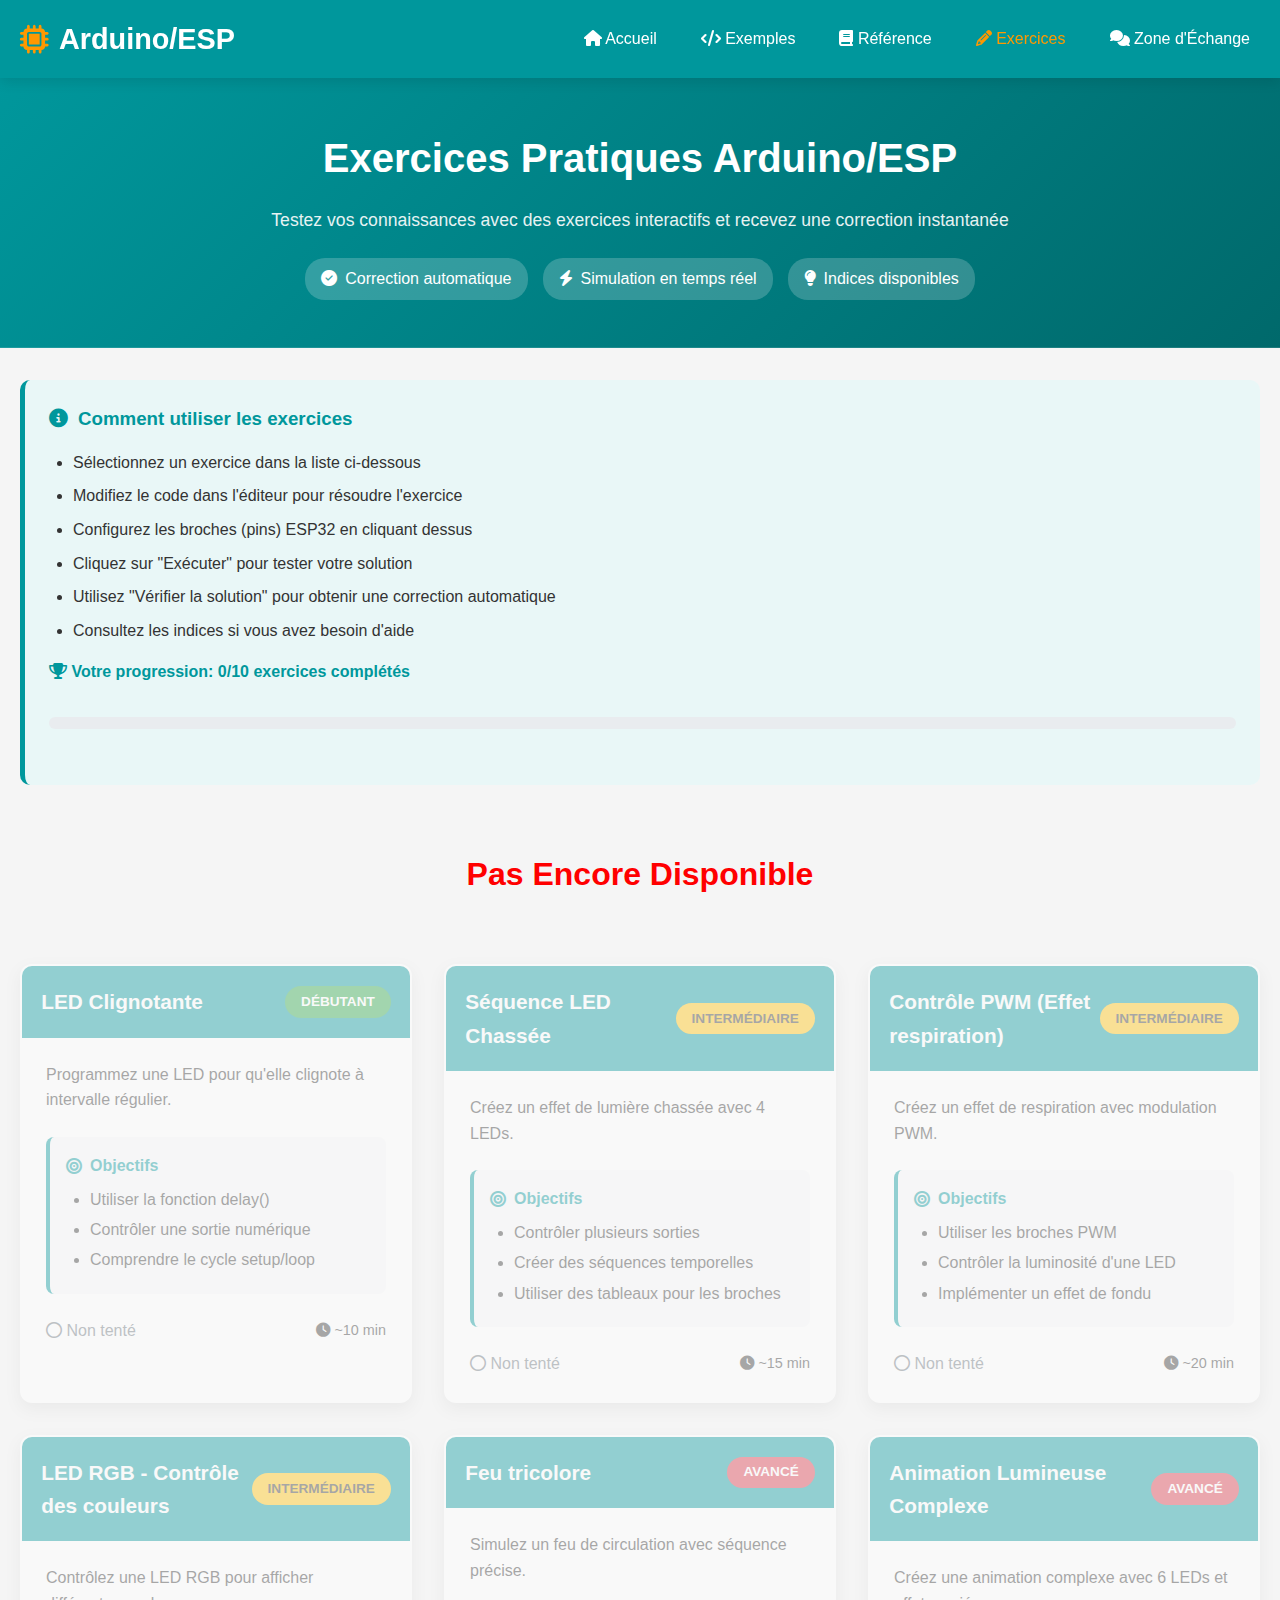
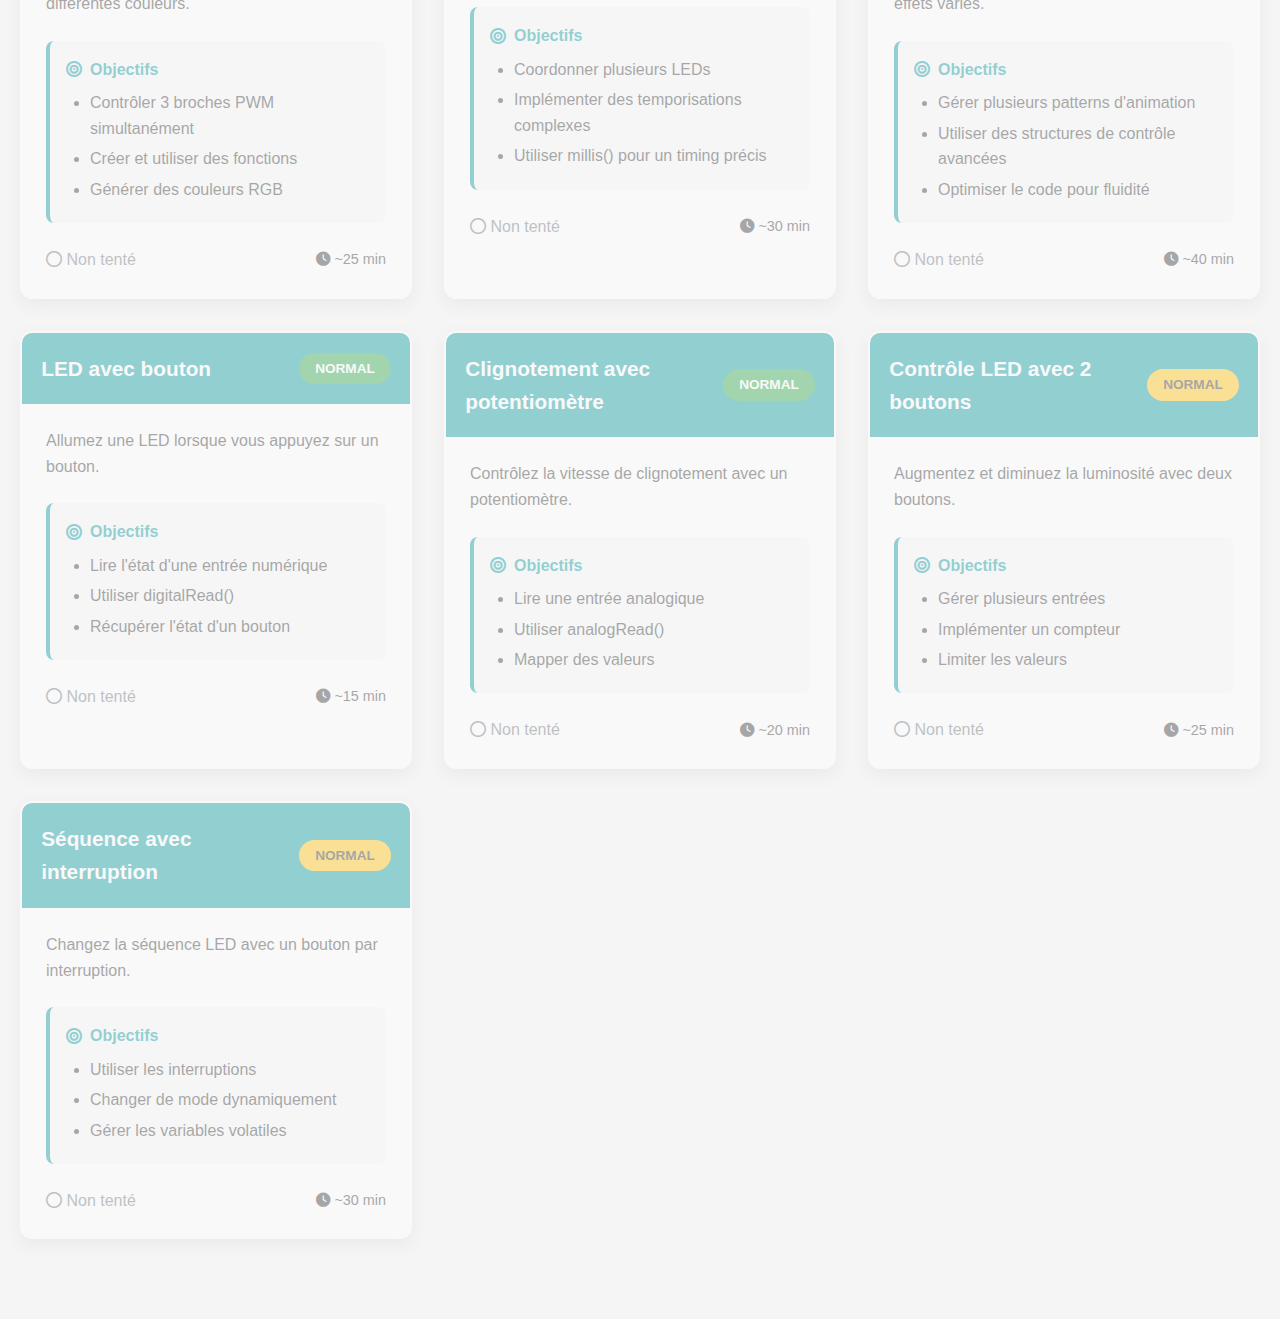
<file: exercice.html>
<!DOCTYPE html>
<html lang="fr">

<head>
  <meta charset="UTF-8">
  <meta name="viewport" content="width=device-width, initial-scale=1.0">
  <title>ArduinoLearn - Exercices Pratiques</title>
  <link rel="stylesheet" href="https://cdnjs.cloudflare.com/ajax/libs/font-awesome/6.4.0/css/all.min.css">
  <style>
    :root {
      --primary-color: #00979c;
      --secondary-color: #00696b;
      --accent-color: #ff9800;
      --light-color: #f8f9fa;
      --dark-color: #333;
      --gray-color: #6c757d;
      --code-bg: #f4f4f4;
      --success-color: #28a745;
      --warning-color: #ffc107;
      --danger-color: #dc3545;
    }

    * {
      margin: 0;
      padding: 0;
      box-sizing: border-box;
      font-family: 'Segoe UI', Tahoma, Geneva, Verdana, sans-serif;
    }

    body {
      background-color: #f5f5f5;
      color: var(--dark-color);
      line-height: 1.6;
    }

    .container {
      width: 100%;
      margin: 0 auto;
      padding: 0 20px;
    }

    /* Header */
    header {
      background-color: var(--primary-color);
      color: white;
      padding: 1rem 0;
      box-shadow: 0 4px 12px rgba(0, 0, 0, 0.1);
      position: sticky;
      top: 0;
      z-index: 100;
    }

    .header-content {
      display: flex;
      justify-content: space-between;
      align-items: center;
    }

    .logo {
      font-size: 1.8rem;
      font-weight: 700;
      display: flex;
      align-items: center;
    }

    .logo i {
      margin-right: 10px;
      color: var(--accent-color);
    }

    .logo span {
      color: var(--accent-color);
    }

    nav ul {
      display: flex;
      list-style: none;
    }

    nav ul li {
      margin-left: 1.5rem;
    }

    nav ul li a {
      color: white;
      text-decoration: none;
      font-weight: 500;
      transition: color 0.3s;
      padding: 5px 10px;
      border-radius: 4px;
    }

    nav ul li a:hover {
      color: var(--accent-color);
      background-color: rgba(255, 255, 255, 0.1);
    }

    /* Hero Section */
    .hero {
      background: linear-gradient(135deg, var(--primary-color), var(--secondary-color));
      color: white;
      padding: 3rem 0;
      text-align: center;
      margin-bottom: 2rem;
      background-size: cover;
      background-position: center;
      background-repeat: no-repeat;
      transition: background-image 1s ease-in-out;
    }

    .hero h1 {
      font-size: 2.5rem;
      margin-bottom: 1rem;
    }

    .hero p {
      font-size: 1.1rem;
      max-width: 800px;
      margin: 0 auto 1.5rem;
      opacity: 0.9;
    }

    /* Main Content */
    .main-content {
      display: flex;
      flex-direction: column;
      gap: 2rem;
      margin-bottom: 3rem;
    }

    /* Exercise Grid */
    .exercise-grid {
      display: grid;
      grid-template-columns: repeat(auto-fill, minmax(350px, 1fr));
      gap: 2rem;
      margin: 2rem 0;
    }

    .exercise-card {
      background-color: white;
      border-radius: 12px;
      overflow: hidden;
      box-shadow: 0 6px 15px rgba(0, 0, 0, 0.1);
      transition: transform 0.3s, box-shadow 0.3s;
      border: 2px solid transparent;
      opacity: 0.4;
    }

    .exercise-card:hover {
      transform: translateY(-5px);
      box-shadow: 0 12px 25px rgba(0, 0, 0, 0.15);
    }

    .exercise-header {
      background-color: var(--primary-color);
      color: white;
      padding: 1.2rem;
      display: flex;
      justify-content: space-between;
      align-items: center;
    }

    .exercise-header h3 {
      margin: 0;
      font-size: 1.3rem;
    }

    .exercise-difficulty {
      padding: 0.3rem 1rem;
      border-radius: 20px;
      font-size: 0.85rem;
      font-weight: 600;
      text-transform: uppercase;
    }

    .difficulty-beginner {
      background-color: var(--success-color);
    }

    .difficulty-intermediate {
      background-color: var(--warning-color);
      color: var(--dark-color);
    }

    .difficulty-advanced {
      background-color: var(--danger-color);
    }

    .exercise-body {
      padding: 1.5rem;
    }

    .exercise-description {
      margin-bottom: 1.5rem;
      color: var(--dark-color);
    }

    .exercise-objectives {
      background-color: #f8f9fa;
      padding: 1rem;
      border-radius: 8px;
      margin-bottom: 1.5rem;
      border-left: 4px solid var(--primary-color);
    }

    .exercise-objectives h4 {
      color: var(--primary-color);
      margin-bottom: 0.5rem;
      display: flex;
      align-items: center;
      gap: 8px;
    }

    .exercise-objectives ul {
      padding-left: 1.5rem;
      margin-bottom: 0;
    }

    .exercise-objectives li {
      margin-bottom: 0.3rem;
    }

    /* Exercise Workspace */
    .exercise-workspace {
      background-color: white;
      border-radius: 12px;
      padding: 2rem;
      box-shadow: 0 6px 15px rgba(0, 0, 0, 0.1);
      margin-bottom: 2rem;
    }

    .workspace-header {
      display: flex;
      justify-content: space-between;
      align-items: center;
      margin-bottom: 1.5rem;
      padding-bottom: 1rem;
      border-bottom: 2px solid #eee;
    }

    .workspace-title {
      color: var(--primary-color);
      font-size: 1.5rem;
      display: flex;
      align-items: center;
      gap: 10px;
    }

    /* Workspace Layout */
    .workspace-layout {
      display: grid;
      grid-template-columns: 1fr 1fr;
      gap: 2rem;
      margin-top: 1.5rem;
    }

    @media (max-width: 992px) {
      .workspace-layout {
        grid-template-columns: 1fr;
      }
    }

    /* Code Editor */
    .code-workspace {
      background-color: #f8f9fa;
      border-radius: 10px;
      overflow: hidden;
      border: 1px solid #ddd;
    }

    .code-header {
      background-color: #2d2d2d;
      padding: 0.8rem 1.2rem;
      display: flex;
      justify-content: space-between;
      align-items: center;
    }

    .code-title {
      color: #aaa;
      font-family: monospace;
      font-size: 0.95rem;
    }

    .editor-dots {
      display: flex;
      gap: 6px;
    }

    .editor-dot {
      width: 12px;
      height: 12px;
      border-radius: 50%;
    }

    .editor-dot.red {
      background-color: #ff5f56;
    }

    .editor-dot.yellow {
      background-color: #ffbd2e;
    }

    .editor-dot.green {
      background-color: #27ca3f;
    }

    .code-area {
      padding: 1.5rem;
      min-height: 400px;
      max-height: 500px;
      overflow-y: auto;
      font-family: 'Courier New', monospace;
      font-size: 0.95rem;
      line-height: 1.5;
      color: #333;
      white-space: pre-wrap;
      tab-size: 2;
      background-color: #fefefe;
    }

    .code-line {
      padding: 2px 0;
      min-height: 20px;
    }

    .code-line:hover {
      background-color: #f0f0f0;
    }

    .line-number {
      display: inline-block;
      width: 40px;
      color: #999;
      text-align: right;
      padding-right: 10px;
      user-select: none;
    }

    .code-input {
      background: transparent;
      border: none;
      outline: none;
      font-family: 'Courier New', monospace;
      font-size: 0.95rem;
      width: calc(100% - 50px);
      color: #333;
    }

    .code-input:focus {
      background-color: #e8f4ff;
    }

    .code-comment {
      color: #6a9955;
    }

    .code-keyword {
      color: #569cd6;
      font-weight: bold;
    }

    .code-function {
      color: #dcdcaa;
    }

    .code-value {
      color: #ce9178;
    }

    .code-string {
      color: #ce9178;
    }

    .code-number {
      color: #b5cea8;
    }

    .code-preprocessor {
      color: #c586c0;
    }

    .code-type {
      color: #4ec9b0;
    }

    /* Simulation Area */
    .simulation-area {
      background-color: #f8f9fa;
      border-radius: 10px;
      padding: 1.5rem;
      border: 1px solid #ddd;
      min-height: 500px;
      display: flex;
      flex-direction: column;
    }

    .simulation-title {
      color: var(--secondary-color);
      margin-bottom: 1.5rem;
      display: flex;
      align-items: center;
      gap: 10px;
    }

    /* ESP32 Board Simulation */
    .esp32-container {
      display: flex;
      flex-direction: column;
      align-items: center;
      gap: 2rem;
      margin-top: 1rem;
    }

    .esp32-board {
      height: 250px;
      background-color: #1e3799;
      border-radius: 12px;
      position: relative;
      box-shadow: 0 8px 20px rgba(0, 0, 0, 0.3);
      border: 4px solid #0c2461;
    }

    .esp32-chip {
      position: absolute;
      top: 40px;
      left: 50%;
      transform: translateX(-50%);
      width: 120px;
      height: 80px;
      background-color: #222;
      border-radius: 8px;
      color: white;
      display: flex;
      justify-content: center;
      align-items: center;
      font-size: 1rem;
      font-weight: bold;
      box-shadow: 0 0 10px rgba(0, 0, 0, 0.5);
    }

    .esp32-antenna {
      position: absolute;
      top: 20px;
      right: 20px;
      width: 40px;
      height: 40px;
      border-radius: 50%;
      background-color: #333;
      display: flex;
      justify-content: center;
      align-items: center;
      color: #ffd32a;
      box-shadow: 0 0 8px rgba(255, 211, 42, 0.5);
    }

    /* Pins Grid */
    .pins-grid {
        display: grid;
        grid-template-columns: repeat(10, 1fr);
        gap: 8px;
        margin: 28px;
        padding: 37px;
        background-color: rgba(0, 0, 0, 0.2);
        border-radius: 8px;
      }

    .pin {
      width: 35px;
      height: 60px;
      background-color: #d1d8e0;
      border-radius: 4px;
      position: relative;
      cursor: pointer;
      transition: all 0.3s;
      box-shadow: 0 2px 4px rgba(0, 0, 0, 0.2);
    }

    .pin:hover {
      transform: translateY(-2px);
      box-shadow: 0 4px 8px rgba(0, 0, 0, 0.3);
    }

    .pin.active {
      background-color: #ffd32a;
      box-shadow: 0 0 10px #ffd32a;
    }

    .pin.input {
      background-color: #4cd137;
    }

    .pin.output {
      background-color: #e84118;
    }

    .pin.pwm {
      background-color: #8c7ae6;
    }

    .pin-label {
      position: absolute;
      top: -25px;
      left: 50%;
      transform: translateX(-50%);
      font-size: 0.7rem;
      color: white;
      font-weight: bold;
      text-shadow: 1px 1px 2px rgba(0, 0, 0, 0.8);
      white-space: nowrap;
    }

    .pin-status {
      position: absolute;
      bottom: -20px;
      left: 50%;
      transform: translateX(-50%);
      font-size: 0.6rem;
      color: white;
      font-weight: bold;
    }

    /* LEDs Container */
    .leds-container {
      display: flex;
      justify-content: center;
      flex-wrap: wrap;
      gap: 2rem;
      margin-top: 1rem;
      padding: 1.5rem;
      background-color: rgba(0, 0, 0, 0.05);
      border-radius: 10px;
    }

    .led {
      width: 80px;
      height: 80px;
      border-radius: 50%;
      background-color: #ccc;
      box-shadow: 0 0 15px rgba(0, 0, 0, 0.3);
      position: relative;
      transition: all 0.3s;
    }

    .led.on {
      box-shadow: 0 0 25px currentColor;
    }

    .led-red.on {
      background-color: #ff3838;
      color: #ff3838;
    }

    .led-green.on {
      background-color: #32ff7e;
      color: #32ff7e;
    }

    .led-blue.on {
      background-color: #18dcff;
      color: #18dcff;
    }

    .led-yellow.on {
      background-color: #ffaf40;
      color: #ffaf40;
    }

    .led-label {
      position: absolute;
      bottom: -30px;
      left: 50%;
      transform: translateX(-50%);
      font-size: 0.9rem;
      font-weight: 600;
      color: var(--dark-color);
      white-space: nowrap;
    }

    .led-connected-pin {
      position: absolute;
      top: -25px;
      left: 50%;
      transform: translateX(-50%);
      font-size: 0.8rem;
      color: var(--primary-color);
      font-weight: bold;
    }

    /* Controls */
    .workspace-controls {
      display: flex;
      gap: 1rem;
      margin-top: 2rem;
      flex-wrap: wrap;
    }

    .control-btn {
      padding: 0.7rem 1.5rem;
      background-color: var(--primary-color);
      color: white;
      border: none;
      border-radius: 6px;
      cursor: pointer;
      font-weight: 600;
      transition: all 0.3s;
      display: flex;
      align-items: center;
      gap: 8px;
      font-size: 0.95rem;
    }

    .control-btn:hover {
      background-color: var(--secondary-color);
      transform: translateY(-2px);
      box-shadow: 0 4px 8px rgba(0, 0, 0, 0.2);
    }

    .control-btn.run {
      background-color: var(--success-color);
    }

    .control-btn.run:hover {
      background-color: #218838;
    }

    .control-btn.reset {
      background-color: var(--gray-color);
    }

    .control-btn.reset:hover {
      background-color: #5a6268;
    }

    .control-btn.check {
      background-color: var(--accent-color);
    }

    .control-btn.check:hover {
      background-color: #e68900;
    }

    /* Feedback Area */
    .feedback-area {
      margin-top: 2rem;
      padding: 1.5rem;
      border-radius: 10px;
      background-color: #f8f9fa;
      border: 1px solid #ddd;
      display: none;
    }

    .feedback-area.show {
      display: block;
      animation: fadeIn 0.5s;
    }

    .feedback-header {
      display: flex;
      align-items: center;
      gap: 10px;
      margin-bottom: 1rem;
      padding-bottom: 0.8rem;
      border-bottom: 2px solid #eee;
    }

    .feedback-title {
      font-size: 1.2rem;
      color: var(--primary-color);
    }

    .feedback-content {
      line-height: 1.6;
    }

    .feedback-success {
      color: var(--success-color);
      font-weight: bold;
    }

    .feedback-error {
      color: var(--danger-color);
      font-weight: bold;
    }

    .feedback-hint {
      background-color: #fff3cd;
      border-left: 4px solid var(--warning-color);
      padding: 1rem;
      margin: 1rem 0;
      border-radius: 4px;
    }

    .feedback-hint h5 {
      color: var(--warning-color);
      margin-bottom: 0.5rem;
      display: flex;
      align-items: center;
      gap: 8px;
    }

    /* Serial Monitor */
    .serial-monitor {
      background-color: #000;
      color: #00ff00;
      font-family: 'Courier New', monospace;
      padding: 1rem;
      border-radius: 6px;
      height: 200px;
      overflow-y: auto;
      margin-top: 1.5rem;
      border: 2px solid #444;
    }

    .serial-line {
      margin-bottom: 0.5rem;
      font-size: 0.9rem;
    }

    /* Instructions */
    .instructions {
      background-color: #e9f7f7;
      padding: 1.5rem;
      border-radius: 10px;
      margin-bottom: 2rem;
      border-left: 5px solid var(--primary-color);
    }

    .instructions h3 {
      color: var(--primary-color);
      margin-bottom: 1rem;
      display: flex;
      align-items: center;
      gap: 10px;
    }

    .instructions ul {
      padding-left: 1.5rem;
      margin-bottom: 1rem;
    }

    .instructions li {
      margin-bottom: 0.5rem;
    }

    /* Progress Bar */
    .progress-container {
      margin: 2rem 0;
      background-color: #e9ecef;
      border-radius: 10px;
      overflow: hidden;
      height: 12px;
    }

    .progress-bar {
      height: 100%;
      background: linear-gradient(90deg, var(--primary-color), var(--secondary-color));
      width: 0%;
      transition: width 0.5s ease;
    }

    /* Responsive */
    @media (max-width: 768px) {
      .header-content {
        flex-direction: column;
        text-align: center;
      }

      nav ul {
        margin-top: 1rem;
        justify-content: center;
        flex-wrap: wrap;
      }

      nav ul li {
        margin: 0.3rem 0.5rem;
      }

      .esp32-board {
        width: 320px;
        height: 200px;
      }

      .pin {
        width: 25px;
        height: 45px;
      }

      .pin-label {
        font-size: 0.6rem;
        top: -20px;
      }

      .exercise-grid {
        grid-template-columns: 1fr;
      }

      .workspace-controls {
        justify-content: center;
      }
    }

    /* Animations */
    @keyframes fadeIn {
      from {
        opacity: 0;
        transform: translateY(10px);
      }

      to {
        opacity: 1;
        transform: translateY(0);
      }
    }

    @keyframes blink {

      0%,
      100% {
        opacity: 1;
      }

      50% {
        opacity: 0.3;
      }
    }

    .blink {
      animation: blink 1s infinite;
    }

    .fade-in {
      animation: fadeIn 0.5s ease-out;
    }

    /* Active states */
    .active {
      color: var(--accent-color);
    }
    .code-display {
        display: inline;
        cursor: text;
        padding: 2px 4px;
        border-radius: 3px;
        min-height: 20px;
        min-width: 10px;
      }
      
      .code-display:hover {
        background-color: #f0f0f0;
      }
      
      .code-input {
        background: transparent;
        border: none;
        outline: none;
        font-family: 'Courier New', monospace;
        font-size: 0.95rem;
        width: calc(100% - 50px);
        color: #333;
        padding: 2px 4px;
        border-radius: 3px;
        border: 1px solid #ddd;
      }
      
      .code-input:focus {
        background-color: #e8f4ff;
        border-color: #4dabf7;
      }
       /* =========================================== */
/* BOUTON HAMBURGER POUR MOBILE */
/* =========================================== */
.hamburger-btn {
    display: none;
    background: none;
    border: none;
    color: white;
    font-size: 1.5rem;
    cursor: pointer;
    padding: 0.5rem;
    z-index: 1001;
  }
  
  .hamburger-btn:focus {
    outline: 2px solid var(--accent-color);
    border-radius: 4px;
  }
  
  /* Menu mobile */
  .nav-menu {
    display: flex;
    list-style: none;
    transition: all 0.3s ease;
  }
  
  /* Overlay pour mobile */
  .mobile-overlay {
    display: none;
    position: fixed;
    top: 0;
    left: 0;
    right: 0;
    bottom: 0;
    background-color: rgba(0, 0, 0, 0.7);
    opacity: 0;
    transition: opacity 0.3s ease;
  }
  
  .mobile-overlay.active {
    display: block;
    opacity: 1;
  }
  

 /* =========================================== */
/* RESPONSIVE HEADER */
/* =========================================== */
@media (max-width: 768px) {
    /* Bouton hamburger visible seulement sur mobile */
    .hamburger-btn {
      display: block;
    }
  
    /* Navigation originale cachée sur mobile */
    nav {
      position: fixed;
      top: 70px; /* Hauteur du header */
      left: -100%;
      width: 280px;
      height: calc(100vh - 70px);
      background-color: var(--primary-color);
      box-shadow: 4px 0 15px rgba(0, 0, 0, 0.2);
      z-index: 1000;
      transition: left 0.3s ease;
      overflow-y: auto;
    }
    nav ul {
        margin-top: 1rem;
        justify-content: flex-start;
        flex-wrap: wrap;
        flex-direction: column;
        align-content: flex-start;
        line-height: 4;
        font-size: unset;
      }
    nav.active {
      left: 0;
    }
  
    /* Menu en colonne pour mobile */
    .nav-menu {
      flex-direction: column;
      padding: 1rem 0;
      width: 100%;
    }
  
    .nav-menu li {
      margin: 0;
      width: 100%;
    }
  
    .nav-menu li a {
      display: flex;
      align-items: center;
      padding: 1rem 1.5rem;
      border-bottom: 1px solid rgba(255, 255, 255, 0.1);
      width: 100%;
      
      font-size: 1rem;
    }
  
    .nav-menu li a i {
      width: 24px;
      margin-right: 12px;
      font-size: 1.1rem;
    }
  
    .nav-menu li a:hover,
    .nav-menu li a.active {
      background-color: rgba(255, 255, 255, 0.15);
      padding-left: 2rem;
    }
  
    /* Ajustement du header-content */
    .header-content {
      justify-content: space-between;
    }
  }
  
  @media (max-width: 480px) {
    nav {
      width: 50%;
      left: -100%;
    }
  
    .nav-menu li a {
      padding: 1.2rem 1.5rem;
    }
  }
  
  /* Animation du bouton hamburger vers croix */
  .hamburger-btn .fa-times {
    display: none;
  }
  
  .hamburger-btn.active .fa-bars {
    display: none;
  }
  
  .hamburger-btn.active .fa-times {
    display: inline-block;
  }
    </style>
  </head>
  
  <body>
    <!-- Header identique à la page principale -->
    <header>
      <div class="container header-content">
        <div class="logo">
          <button class="hamburger-btn" aria-label="Menu">
            <i class="fas fa-bars"></i>
          </button>
        <i class="fas fa-microchip"></i>
        <div><span></span> Arduino/ESP</div>
      </div>
      <nav>
        <ul>
          <li><a href="index.html"><i class="fas fa-home"></i> Accueil</a></li>
          <!-- <li><a href="./pratique.html"><i class="fas fa-graduation-cap"></i> pratique</a></li> -->
          <li><a href="./exemple.html"><i class="fas fa-code"></i> Exemples</a></li>
          <li><a href="./reference.html"><i class="fas fa-book"></i> Référence</a></li>
          <li><a href="exercice.html" class="active"><i class="fas fa-pencil-alt"></i> Exercices</a></li>
       
          <li><a href="./ide.html"><i class="fas fa-comments"></i> Zone d'Échange</a></li>
        </ul>
      </nav>
    </div>
  </header>

  <!-- Hero Section -->
  <section class="hero">
    <div class="container">
      <h1>Exercices Pratiques Arduino/ESP</h1>
      <p>Testez vos connaissances avec des exercices interactifs et recevez une correction instantanée</p>
      <div style="display: flex; gap: 15px; justify-content: center; margin-top: 1.5rem;">
        <div style="background-color: rgba(255,255,255,0.2); padding: 0.5rem 1rem; border-radius: 20px;">
          <i class="fas fa-check-circle" style="margin-right: 8px;"></i>Correction automatique
        </div>
        <div style="background-color: rgba(255,255,255,0.2); padding: 0.5rem 1rem; border-radius: 20px;">
          <i class="fas fa-bolt" style="margin-right: 8px;"></i>Simulation en temps réel
        </div>
        <div style="background-color: rgba(255,255,255,0.2); padding: 0.5rem 1rem; border-radius: 20px;">
          <i class="fas fa-lightbulb" style="margin-right: 8px;"></i>Indices disponibles
        </div>
      </div>
    </div>
  </section>
  <!-- Main Content -->
  <div class="container main-content">
    <!-- Instructions -->
    <div class="instructions fade-in">
      <h3><i class="fas fa-info-circle"></i> Comment utiliser les exercices</h3>
      <ul>
        <li>Sélectionnez un exercice dans la liste ci-dessous</li>
        <li>Modifiez le code dans l'éditeur pour résoudre l'exercice</li>
        <li>Configurez les broches (pins) ESP32 en cliquant dessus</li>
        <li>Cliquez sur "Exécuter" pour tester votre solution</li>
        <li>Utilisez "Vérifier la solution" pour obtenir une correction automatique</li>
        <li>Consultez les indices si vous avez besoin d'aide</li>
      </ul>
      <p style="font-weight: bold; color: var(--primary-color);">
        <i class="fas fa-trophy"></i> Votre progression: <span id="progress-text">0/6 exercices complétés</span>
      </p>
      <div class="progress-container">
        <div class="progress-bar" id="progress-bar"></div>
      </div>
    </div>

    <h1 style="text-align: center;color:red;">Pas Encore Disponible</h1>
    <!-- Exercise Selection Grid -->
    <div class="exercise-grid" id="exercise-grid">
      <!-- Exercise 1 -->
      <div class="exercise-card" onclick="loadExercise(1)">
        <div class="exercise-header">
          <h3>LED Clignotante</h3>
          <span class="exercise-difficulty difficulty-beginner">Débutant</span>
        </div>
        <div class="exercise-body">
          <div class="exercise-description">
            <p>Programmez une LED pour qu'elle clignote à intervalle régulier.</p>
          </div>
          <div class="exercise-objectives">
            <h4><i class="fas fa-bullseye"></i> Objectifs</h4>
            <ul>
              <li>Utiliser la fonction delay()</li>
              <li>Contrôler une sortie numérique</li>
              <li>Comprendre le cycle setup/loop</li>
            </ul>
          </div>
          <div style="display: flex; justify-content: space-between; align-items: center;">
            <span id="status-1" style="color: #6c757d;"><i class="far fa-circle"></i> Non tenté</span>
            <span style="font-size: 0.9rem;"><i class="fas fa-clock"></i> ~10 min</span>
          </div>
        </div>
      </div>

      <!-- Exercise 2 -->
      <div class="exercise-card" onclick="loadExercise(2)">
        <div class="exercise-header">
          <h3>Séquence LED Chassée</h3>
          <span class="exercise-difficulty difficulty-intermediate">Intermédiaire</span>
        </div>
        <div class="exercise-body">
          <div class="exercise-description">
            <p>Créez un effet de lumière chassée avec 4 LEDs.</p>
          </div>
          <div class="exercise-objectives">
            <h4><i class="fas fa-bullseye"></i> Objectifs</h4>
            <ul>
              <li>Contrôler plusieurs sorties</li>
              <li>Créer des séquences temporelles</li>
              <li>Utiliser des tableaux pour les broches</li>
            </ul>
          </div>
          <div style="display: flex; justify-content: space-between; align-items: center;">
            <span id="status-2" style="color: #6c757d;"><i class="far fa-circle"></i> Non tenté</span>
            <span style="font-size: 0.9rem;"><i class="fas fa-clock"></i> ~15 min</span>
          </div>
        </div>
      </div>

      <!-- Exercise 3 -->
      <div class="exercise-card" onclick="loadExercise(3)">
        <div class="exercise-header">
          <h3>Contrôle PWM (Effet respiration)</h3>
          <span class="exercise-difficulty difficulty-intermediate">Intermédiaire</span>
        </div>
        <div class="exercise-body">
          <div class="exercise-description">
            <p>Créez un effet de respiration avec modulation PWM.</p>
          </div>
          <div class="exercise-objectives">
            <h4><i class="fas fa-bullseye"></i> Objectifs</h4>
            <ul>
              <li>Utiliser les broches PWM</li>
              <li>Contrôler la luminosité d'une LED</li>
              <li>Implémenter un effet de fondu</li>
            </ul>
          </div>
          <div style="display: flex; justify-content: space-between; align-items: center;">
            <span id="status-3" style="color: #6c757d;"><i class="far fa-circle"></i> Non tenté</span>
            <span style="font-size: 0.9rem;"><i class="fas fa-clock"></i> ~20 min</span>
          </div>
        </div>
      </div>

      <!-- Exercise 4 -->
      <div class="exercise-card" onclick="loadExercise(4)">
        <div class="exercise-header">
          <h3>LED RGB - Contrôle des couleurs</h3>
          <span class="exercise-difficulty difficulty-intermediate">Intermédiaire</span>
        </div>
        <div class="exercise-body">
          <div class="exercise-description">
            <p>Contrôlez une LED RGB pour afficher différentes couleurs.</p>
          </div>
          <div class="exercise-objectives">
            <h4><i class="fas fa-bullseye"></i> Objectifs</h4>
            <ul>
              <li>Contrôler 3 broches PWM simultanément</li>
              <li>Créer et utiliser des fonctions</li>
              <li>Générer des couleurs RGB</li>
            </ul>
          </div>
          <div style="display: flex; justify-content: space-between; align-items: center;">
            <span id="status-4" style="color: #6c757d;"><i class="far fa-circle"></i> Non tenté</span>
            <span style="font-size: 0.9rem;"><i class="fas fa-clock"></i> ~25 min</span>
          </div>
        </div>
      </div>

      <!-- Exercise 5 -->
      <div class="exercise-card" onclick="loadExercise(5)">
        <div class="exercise-header">
          <h3>Feu tricolore</h3>
          <span class="exercise-difficulty difficulty-advanced">Avancé</span>
        </div>
        <div class="exercise-body">
          <div class="exercise-description">
            <p>Simulez un feu de circulation avec séquence précise.</p>
          </div>
          <div class="exercise-objectives">
            <h4><i class="fas fa-bullseye"></i> Objectifs</h4>
            <ul>
              <li>Coordonner plusieurs LEDs</li>
              <li>Implémenter des temporisations complexes</li>
              <li>Utiliser millis() pour un timing précis</li>
            </ul>
          </div>
          <div style="display: flex; justify-content: space-between; align-items: center;">
            <span id="status-5" style="color: #6c757d;"><i class="far fa-circle"></i> Non tenté</span>
            <span style="font-size: 0.9rem;"><i class="fas fa-clock"></i> ~30 min</span>
          </div>
        </div>
      </div>

      <!-- Exercise 6 -->
      <div class="exercise-card" onclick="loadExercise(6)">
        <div class="exercise-header">
          <h3>Animation Lumineuse Complexe</h3>
          <span class="exercise-difficulty difficulty-advanced">Avancé</span>
        </div>
        <div class="exercise-body">
          <div class="exercise-description">
            <p>Créez une animation complexe avec 6 LEDs et effets variés.</p>
          </div>
          <div class="exercise-objectives">
            <h4><i class="fas fa-bullseye"></i> Objectifs</h4>
            <ul>
              <li>Gérer plusieurs patterns d'animation</li>
              <li>Utiliser des structures de contrôle avancées</li>
              <li>Optimiser le code pour fluidité</li>
            </ul>
          </div>
          <div style="display: flex; justify-content: space-between; align-items: center;">
            <span id="status-6" style="color: #6c757d;"><i class="far fa-circle"></i> Non tenté</span>
            <span style="font-size: 0.9rem;"><i class="fas fa-clock"></i> ~40 min</span>
          </div>
        </div>
      </div>
      <!-- Exercice 7 -->
<div class="exercise-card" onclick="loadExercise(7)">
    <div class="exercise-header">
      <h3>LED avec bouton</h3>
      <span class="exercise-difficulty difficulty-beginner">Normal</span>
    </div>
    <div class="exercise-body">
      <div class="exercise-description">
        <p>Allumez une LED lorsque vous appuyez sur un bouton.</p>
      </div>
      <div class="exercise-objectives">
        <h4><i class="fas fa-bullseye"></i> Objectifs</h4>
        <ul>
          <li>Lire l'état d'une entrée numérique</li>
          <li>Utiliser digitalRead()</li>
          <li>Récupérer l'état d'un bouton</li>
        </ul>
      </div>
      <div style="display: flex; justify-content: space-between; align-items: center;">
        <span id="status-7" style="color: #6c757d;"><i class="far fa-circle"></i> Non tenté</span>
        <span style="font-size: 0.9rem;"><i class="fas fa-clock"></i> ~15 min</span>
      </div>
    </div>
  </div>
  
  <!-- Exercice 8 -->
  <div class="exercise-card" onclick="loadExercise(8)">
    <div class="exercise-header">
      <h3>Clignotement avec potentiomètre</h3>
      <span class="exercise-difficulty difficulty-beginner">Normal</span>
    </div>
    <div class="exercise-body">
      <div class="exercise-description">
        <p>Contrôlez la vitesse de clignotement avec un potentiomètre.</p>
      </div>
      <div class="exercise-objectives">
        <h4><i class="fas fa-bullseye"></i> Objectifs</h4>
        <ul>
          <li>Lire une entrée analogique</li>
          <li>Utiliser analogRead()</li>
          <li>Mapper des valeurs</li>
        </ul>
      </div>
      <div style="display: flex; justify-content: space-between; align-items: center;">
        <span id="status-8" style="color: #6c757d;"><i class="far fa-circle"></i> Non tenté</span>
        <span style="font-size: 0.9rem;"><i class="fas fa-clock"></i> ~20 min</span>
      </div>
    </div>
  </div>
  
  <!-- Exercice 9 -->
  <div class="exercise-card" onclick="loadExercise(9)">
    <div class="exercise-header">
      <h3>Contrôle LED avec 2 boutons</h3>
      <span class="exercise-difficulty difficulty-intermediate">Normal</span>
    </div>
    <div class="exercise-body">
      <div class="exercise-description">
        <p>Augmentez et diminuez la luminosité avec deux boutons.</p>
      </div>
      <div class="exercise-objectives">
        <h4><i class="fas fa-bullseye"></i> Objectifs</h4>
        <ul>
          <li>Gérer plusieurs entrées</li>
          <li>Implémenter un compteur</li>
          <li>Limiter les valeurs</li>
        </ul>
      </div>
      <div style="display: flex; justify-content: space-between; align-items: center;">
        <span id="status-9" style="color: #6c757d;"><i class="far fa-circle"></i> Non tenté</span>
        <span style="font-size: 0.9rem;"><i class="fas fa-clock"></i> ~25 min</span>
      </div>
    </div>
  </div>
  
  <!-- Exercice 10 -->
  <div class="exercise-card" onclick="loadExercise(10)">
    <div class="exercise-header">
      <h3>Séquence avec interruption</h3>
      <span class="exercise-difficulty difficulty-intermediate">Normal</span>
    </div>
    <div class="exercise-body">
      <div class="exercise-description">
        <p>Changez la séquence LED avec un bouton par interruption.</p>
      </div>
      <div class="exercise-objectives">
        <h4><i class="fas fa-bullseye"></i> Objectifs</h4>
        <ul>
          <li>Utiliser les interruptions</li>
          <li>Changer de mode dynamiquement</li>
          <li>Gérer les variables volatiles</li>
        </ul>
      </div>
      <div style="display: flex; justify-content: space-between; align-items: center;">
        <span id="status-10" style="color: #6c757d;"><i class="far fa-circle"></i> Non tenté</span>
        <span style="font-size: 0.9rem;"><i class="fas fa-clock"></i> ~30 min</span>
      </div>
    </div>
  </div>
    </div>

    <!-- Exercise Workspace (initially hidden) -->
    <div class="exercise-workspace" id="exercise-workspace" style="display: none;">
      <div class="workspace-header">
        <div class="workspace-title">
          <i class="fas fa-code"></i>
          <span id="workspace-title">Exercice #1: LED Clignotante</span>
        </div>
        <div style="display: flex; gap: 10px;">
          <button class="control-btn" onclick="showHint()">
            <i class="fas fa-lightbulb"></i> Indice
          </button>
          <button class="control-btn" onclick="showSolution()">
            <i class="fas fa-eye"></i> Solution
          </button>
          <button class="control-btn" onclick="closeWorkspace()">
            <i class="fas fa-times"></i> Fermer
          </button>
        </div>
      </div>

      <div class="workspace-layout">
        <!-- Code Editor -->
        <div class="code-workspace">
          <div class="code-header">
            <div class="editor-dots">
              <div class="editor-dot red"></div>
              <div class="editor-dot yellow"></div>
              <div class="editor-dot green"></div>
            </div>
            <div class="code-title" id="code-filename">exercice.ino</div>
          </div>
          <div class="code-area" id="code-area">
            <!-- Code will be loaded dynamically -->
          </div>
        </div>

        <!-- Simulation Area -->
        <div class="simulation-area">
          <h3 class="simulation-title"><i class="fas fa-microchip"></i> Simulation ESP32</h3>
          
          <!-- ESP32 Board -->
          <div class="esp32-container">
            <div class="esp32-board">
              <div class="esp32-chip">ESP32</div>
              <div class="esp32-antenna">
                <i class="fas fa-wifi"></i>
              </div>
              
              <!-- Pins Grid -->
              <div class="pins-grid" id="pins-grid">
                <!-- Pins will be generated dynamically -->
              </div>
            </div>
          </div>

          <!-- LEDs -->
          <div class="leds-container" id="leds-container">
            <!-- LEDs will be generated dynamically -->
          </div>

          <!-- Serial Monitor -->
          <div class="serial-monitor" id="serial-monitor">
            <div class="serial-line">Moniteur série initialisé (115200 baud)</div>
            <div class="serial-line">Prêt pour l'exercice...</div>
          </div>
        </div>
      </div>

      <!-- Controls -->
      <div class="workspace-controls">
        <button class="control-btn run" onclick="runCode()">
          <i class="fas fa-play"></i> Exécuter le code
        </button>
        <button class="control-btn reset" onclick="resetSimulation()">
          <i class="fas fa-redo"></i> Réinitialiser
        </button>
        <button class="control-btn check" onclick="checkSolution()">
          <i class="fas fa-check-double"></i> Vérifier la solution
        </button>
        <button class="control-btn" onclick="configureLEDs()">
          <i class="fas fa-cog"></i> Configurer LEDs
        </button>
      </div>

      <!-- Feedback Area -->
      <div class="feedback-area" id="feedback-area">
        <div class="feedback-header">
          <i class="fas fa-comment-dots" id="feedback-icon"></i>
          <h3 class="feedback-title" id="feedback-title">Feedback</h3>
        </div>
        <div class="feedback-content" id="feedback-content">
          <!-- Feedback content will be loaded here -->
        </div>
      </div>
    </div>

    <!-- Achievement Banner -->
    <div id="achievement-banner" style="display: none; position: fixed; top: 100px; right: 20px; 
         background: linear-gradient(135deg, #ff9800, #ff5722); color: white; padding: 1.5rem; 
         border-radius: 10px; box-shadow: 0 5px 20px rgba(0,0,0,0.3); z-index: 1000; max-width: 300px;">
      <div style="display: flex; align-items: center; gap: 15px;">
        <i class="fas fa-trophy" style="font-size: 2rem;"></i>
        <div>
          <h4 style="margin: 0; font-size: 1.2rem;">Exercice réussi!</h4>
          <p style="margin: 5px 0 0 0; font-size: 0.9rem;" id="achievement-message"></p>
        </div>
      </div>
      <button onclick="hideAchievement()" style="position: absolute; top: 5px; right: 10px; 
              background: none; border: none; color: white; cursor: pointer; font-size: 1.2rem;">
        <i class="fas fa-times"></i>
      </button>
    </div>
  </div>
  <script>
    // Global variables
    let currentExercise = 0;
    let pinsConfiguration = {};
    let ledsConfiguration = {};
    let codeLines = [];
    let simulationInterval = null;
    let completedExercises = JSON.parse(localStorage.getItem('completedExercises') || '[]');
    let userCode = {};

    // Exercise data
    const exercises = {
      1: {
        title: "LED Clignotante",
        difficulty: "Débutant",
        description: "Programmez une LED pour qu'elle clignote toutes les secondes (1 seconde allumée, 1 seconde éteinte).",
        objectives: [
          "Utiliser pinMode() pour configurer une broche en sortie",
          "Utiliser digitalWrite() pour contrôler la LED",
          "Utiliser delay() pour les temporisations"
        ],
        template: `void setup() {
  // TODO: Configurer la broche 13 en sortie
  // pinMode(13, OUTPUT);
}

void loop() {
  // TODO: Allumer la LED
  // digitalWrite(13, HIGH);
  
  // TODO: Attendre 1 seconde
  // delay(1000);
  
  // TODO: Éteindre la LED
  
  // TODO: Attendre 1 seconde
  
}`,
        solution: `void setup() {
  pinMode(13, OUTPUT);
}

void loop() {
  digitalWrite(13, HIGH);
  delay(1000);
  digitalWrite(13, LOW);
  delay(1000);
}`,
        pins: [13],
        leds: [{id: 1, color: 'red', pin: 13}],
        hints: [
          "Utilisez pinMode(13, OUTPUT) dans setup()",
          "Utilisez digitalWrite(13, HIGH) pour allumer",
          "Utilisez digitalWrite(13, LOW) pour éteindre",
          "Utilisez delay(1000) pour attendre 1 seconde"
        ],
        test: function(code) {
          // Nettoyer le code des commentaires
          const cleanCode = code.replace(/\/\/.*$/gm, '').replace(/\/\*[\s\S]*?\*\//g, '').trim();
          
          // Vérifier si le code est essentiellement le template (non modifié)
          const cleanTemplate = this.template.replace(/\/\/.*$/gm, '').replace(/\/\*[\s\S]*?\*\//g, '').trim();
          const cleanSolution = this.solution.replace(/\/\/.*$/gm, '').replace(/\/\*[\s\S]*?\*\//g, '').trim();
          
          const isTemplate = cleanCode === cleanTemplate;
          const isSolution = cleanCode === cleanSolution;
          
          if (isTemplate) {
            return {
              isAcceptable: false,
              score: 0,
              feedback: "Code non modifié. Modifiez le template pour résoudre l'exercice."
            };
          }
          
          const tests = {
            // Essentiels
            hasPinMode: /pinMode\s*\(\s*\d+\s*,\s*OUTPUT\s*\)/i.test(cleanCode),
            hasDigitalWriteHigh: /digitalWrite\s*\(\s*\d+\s*,\s*HIGH\s*\)/i.test(cleanCode),
            hasDigitalWriteLow: /digitalWrite\s*\(\s*\d+\s*,\s*LOW\s*\)/i.test(cleanCode),
            hasDelay: /delay\s*\(\s*\d+\s*\)/i.test(cleanCode),
            
            // Bonus
            hasLoopStructure: /void\s+loop\s*\(\s*\)/.test(cleanCode),
            hasSetupStructure: /void\s+setup\s*\(\s*\)/.test(cleanCode)
          };
          
          // Compter les tests essentiels réussis
          const essentialTests = ['hasPinMode', 'hasDigitalWriteHigh', 'hasDigitalWriteLow', 'hasDelay'];
          const essentialPassed = essentialTests.filter(test => tests[test]).length;
          
          // Calcul du score
          const essentialScore = Math.floor((essentialPassed / essentialTests.length) * 70);
          const bonusScore = (tests.hasLoopStructure && tests.hasSetupStructure) ? 20 : 0;
          const totalScore = Math.min(100, essentialScore + bonusScore);
          
          // Déterminer si acceptable
          const isAcceptable = essentialPassed >= 3 && totalScore >= 70;
          
          return {
            ...tests,
            isAcceptable: isAcceptable,
            score: totalScore,
            feedback: isAcceptable ? "Bon travail! Votre code fonctionne." : 
                     `Code incomplet. Score: ${totalScore}%. Il manque: ${essentialTests.filter(t => !tests[t]).map(t => t.replace('has', '')).join(', ')}`
          };
        }
      },
      2: {
        title: "Séquence LED Chassée",
        difficulty: "Intermédiaire",
        description: "Créez un effet de lumière chassée avec 4 LEDs qui s'allument et s'éteignent en séquence.",
        objectives: [
          "Utiliser un tableau pour gérer les broches",
          "Implémenter une boucle for pour contrôler les LEDs",
          "Créer un délai entre chaque étape"
        ],
        template: `int leds[] = {2, 4, 5, 18}; // Broches des LEDs

void setup() {
  // TODO: Configurer toutes les broches en sortie
  for(int i = 0; i < 4; i++) {
    // pinMode(leds[i], OUTPUT);
  }
}

void loop() {
  // TODO: Allumer chaque LED une par une avec délai
  for(int i = 0; i < 4; i++) {
    // Allumer LED i
    
    // Attendre 200ms
    
    // Éteindre LED i
  }
}`,
        solution: `int leds[] = {2, 4, 5, 18};

void setup() {
  for(int i = 0; i < 4; i++) {
    pinMode(leds[i], OUTPUT);
  }
}

void loop() {
  for(int i = 0; i < 4; i++) {
    digitalWrite(leds[i], HIGH);
    delay(200);
    digitalWrite(leds[i], LOW);
  }
}`,
        pins: [2, 4, 5, 18],
        leds: [
          {id: 1, color: 'red', pin: 2},
          {id: 2, color: 'green', pin: 4},
          {id: 3, color: 'blue', pin: 5},
          {id: 4, color: 'yellow', pin: 18}
        ],
        hints: [
          "Utilisez un tableau pour stocker les numéros de broches",
          "Utilisez une boucle for pour configurer toutes les broches",
          "Dans loop(), allumez chaque LED avec digitalWrite(leds[i], HIGH)",
          "Utilisez delay(200) entre chaque changement"
        ],
        test: function(code) {
          const cleanCode = code.replace(/\/\/.*$/gm, '').replace(/\/\*[\s\S]*?\*\//g, '').trim();
          
          const tests = {
            hasArray: /leds\s*\[\s*\]\s*=\s*\{.*\}/.test(cleanCode) || /int\s+leds/.test(cleanCode),
            hasForLoopSetup: /for\s*\(.*i.*<.*4.*\)/.test(cleanCode) && cleanCode.includes('pinMode(leds[i]'),
            hasForLoopLoop: /for\s*\(.*i.*<.*4.*\)/.test(cleanCode) && cleanCode.includes('digitalWrite(leds[i]'),
            hasDelay: /delay\s*\(\s*200\s*\)/.test(cleanCode),
            hasDigitalWrite: /digitalWrite\s*\(/.test(cleanCode)
          };
          
          const essentialTests = ['hasArray', 'hasForLoopLoop', 'hasDigitalWrite'];
          const essentialPassed = essentialTests.filter(test => tests[test]).length;
          const score = Math.floor((essentialPassed / essentialTests.length) * 100);
          
          return {
            ...tests,
            isAcceptable: score >= 70,
            score: score,
            feedback: score >= 70 ? "Code fonctionnel!" : "Améliorez votre solution."
          };
        }
      },
      3: {
        title: "Contrôle PWM (Effet respiration)",
        difficulty: "Intermédiaire",
        description: "Créez un effet de respiration (fade in/fade out) avec une LED en utilisant PWM.",
        objectives: [
          "Utiliser une broche PWM (ex: GPIO 15)",
          "Contrôler la luminosité avec analogWrite()",
          "Implémenter un effet de fondu progressif"
        ],
        template: `int ledPin = 15; // Broche PWM
int brightness = 0;
int fadeAmount = 5;

void setup() {
  // TODO: Pas besoin de pinMode pour PWM
  // Mais vous pouvez initialiser Serial
  // Serial.begin(9600);
}

void loop() {
  // TODO: Appliquer la luminosité actuelle
  // analogWrite(ledPin, brightness);
  
  // TODO: Changer la luminosité
  
  // TODO: Inverser la direction aux limites (0-255)
  
  // TODO: Petit délai pour contrôler la vitesse
  // delay(30);
}`,
        solution: `int ledPin = 15;
int brightness = 0;
int fadeAmount = 5;

void setup() {
  // Pas besoin de pinMode pour PWM sur ESP32
}

void loop() {
  analogWrite(ledPin, brightness);
  
  brightness = brightness + fadeAmount;
  
  if (brightness <= 0 || brightness >= 255) {
    fadeAmount = -fadeAmount;
  }
  
  delay(30);
}`,
        pins: [15],
        leds: [{id: 1, color: 'red', pin: 15, pwm: true}],
        hints: [
          "Utilisez analogWrite(pin, valeur) pour PWM (0-255)",
          "Augmentez brightness à chaque itération",
          "Inversez fadeAmount quand brightness atteint 0 ou 255",
          "Utilisez un petit delay pour contrôler la vitesse"
        ],
        test: function(code) {
          const cleanCode = code.replace(/\/\/.*$/gm, '').replace(/\/\*[\s\S]*?\*\//g, '').trim();
          
          const tests = {
            hasAnalogWrite: /analogWrite\s*\(/.test(cleanCode),
            hasBrightnessChange: /brightness\s*=\s*brightness/.test(cleanCode) || /brightness\s*[+\-]=/.test(cleanCode),
            hasBoundaryCheck: /if\s*\(.*brightness.*<=.*0.*\|.*brightness.*>=.*255/.test(cleanCode),
            hasFadeAmountInversion: /fadeAmount\s*=\s*-\s*fadeAmount/.test(cleanCode),
            hasDelay: /delay\s*\(\s*30\s*\)/.test(cleanCode)
          };
          
          const essentialTests = ['hasAnalogWrite', 'hasBrightnessChange', 'hasBoundaryCheck'];
          const essentialPassed = essentialTests.filter(test => tests[test]).length;
          const score = Math.floor((essentialPassed / essentialTests.length) * 100);
          
          return {
            ...tests,
            isAcceptable: score >= 70,
            score: score,
            feedback: score >= 70 ? "Code PWM fonctionnel!" : "Vérifiez la logique PWM."
          };
        }
      },
      4: {
        title: "LED RGB - Contrôle des couleurs",
        difficulty: "Intermédiaire",
        description: "Contrôlez une LED RGB pour afficher différentes couleurs.",
        objectives: [
          "Contrôler 3 broches PWM simultanément",
          "Créer et utiliser des fonctions",
          "Générer des couleurs RGB"
        ],
        template: `// Broches RGB
int redPin = 12;
int greenPin = 13;
int bluePin = 14;

void setup() {
  // TODO: Configurer les broches en sortie
}

// Fonction pour définir une couleur
void setColor(int red, int green, int blue) {
  // TODO: Écrire les valeurs PWM sur les broches
}

void loop() {
  // TODO: Rouge pur
  
  delay(1000);
  
  // TODO: Vert pur
  
  delay(1000);
  
  // TODO: Bleu pur
  
  delay(1000);
}`,
        solution: `int redPin = 12;
int greenPin = 13;
int bluePin = 14;

void setup() {
  // Broches PWM - pas besoin de pinMode sur ESP32
}

void setColor(int red, int green, int blue) {
  analogWrite(redPin, red);
  analogWrite(greenPin, green);
  analogWrite(bluePin, blue);
}

void loop() {
  setColor(255, 0, 0);   // Rouge
  delay(1000);
  
  setColor(0, 255, 0);   // Vert
  delay(1000);
  
  setColor(0, 0, 255);   // Bleu
  delay(1000);
}`,
        pins: [12, 13, 14],
        leds: [{id: 1, color: 'red', pin: 12, rgb: true}],
        hints: [
          "Utilisez analogWrite() pour chaque broche PWM",
          "Créez une fonction setColor() pour simplifier le code",
          "Les valeurs RGB vont de 0 à 255",
          "Rouge = (255, 0, 0), Vert = (0, 255, 0), Bleu = (0, 0, 255)"
        ],
        test: function(code) {
          const cleanCode = code.replace(/\/\/.*$/gm, '').replace(/\/\*[\s\S]*?\*\//g, '').trim();
          
          const tests = {
            hasSetColorFunction: /void\s+setColor\s*\(/.test(cleanCode),
            hasAnalogWriteCalls: (cleanCode.match(/analogWrite\(/g) || []).length >= 3,
            hasColorCalls: /setColor\s*\(\s*255\s*,\s*0\s*,\s*0\s*\)/.test(cleanCode) &&
                         /setColor\s*\(\s*0\s*,\s*255\s*,\s*0\s*\)/.test(cleanCode) &&
                         /setColor\s*\(\s*0\s*,\s*0\s*,\s*255\s*\)/.test(cleanCode),
            hasDelays: (cleanCode.match(/delay\s*\(/g) || []).length >= 3
          };
          
          const essentialTests = ['hasSetColorFunction', 'hasAnalogWriteCalls', 'hasColorCalls'];
          const essentialPassed = essentialTests.filter(test => tests[test]).length;
          const score = Math.floor((essentialPassed / essentialTests.length) * 100);
          
          return {
            ...tests,
            isAcceptable: score >= 70,
            score: score,
            feedback: score >= 70 ? "RGB fonctionnel!" : "Vérifiez la fonction setColor()."
          };
        }
      },
      5: {
        title: "Feu tricolore",
        difficulty: "Intermédiaire",
        description: "Simulez un feu de circulation avec séquence précise.",
        objectives: [
          "Coordonner plusieurs LEDs",
          "Implémenter des temporisations complexes",
          "Utiliser millis() pour un timing précis"
        ],
        template: `// Broches des LEDs
int redPin = 25;
int yellowPin = 26;
int greenPin = 27;

unsigned long previousMillis = 0;
int currentState = 0; // 0: rouge, 1: rouge+jaune, 2: vert, 3: jaune

void setup() {
  // TODO: Configurer les broches en sortie
}

void loop() {
  unsigned long currentMillis = millis();
  
  switch(currentState) {
    case 0: // Rouge
      // TODO: Allumer rouge, éteindre autres
      if (currentMillis - previousMillis >= 3000) {
        previousMillis = currentMillis;
        currentState = 1;
      }
      break;
      
    case 1: // Rouge + Jaune
      // TODO: Allumer rouge et jaune
      if (currentMillis - previousMillis >= 1000) {
        previousMillis = currentMillis;
        currentState = 2;
      }
      break;
      
    case 2: // Vert
      // TODO: Allumer vert, éteindre autres
      if (currentMillis - previousMillis >= 3000) {
        previousMillis = currentMillis;
        currentState = 3;
      }
      break;
      
    case 3: // Jaune
      // TODO: Allumer jaune
      if (currentMillis - previousMillis >= 1000) {
        previousMillis = currentMillis;
        currentState = 0;
      }
      break;
  }
}`,
        solution: `int redPin = 25;
int yellowPin = 26;
int greenPin = 27;

unsigned long previousMillis = 0;
int currentState = 0;

void setup() {
  pinMode(redPin, OUTPUT);
  pinMode(yellowPin, OUTPUT);
  pinMode(greenPin, OUTPUT);
}

void loop() {
  unsigned long currentMillis = millis();
  
  switch(currentState) {
    case 0:
      digitalWrite(redPin, HIGH);
      digitalWrite(yellowPin, LOW);
      digitalWrite(greenPin, LOW);
      if (currentMillis - previousMillis >= 3000) {
        previousMillis = currentMillis;
        currentState = 1;
      }
      break;
      
    case 1:
      digitalWrite(redPin, HIGH);
      digitalWrite(yellowPin, HIGH);
      digitalWrite(greenPin, LOW);
      if (currentMillis - previousMillis >= 1000) {
        previousMillis = currentMillis;
        currentState = 2;
      }
      break;
      
    case 2:
      digitalWrite(redPin, LOW);
      digitalWrite(yellowPin, LOW);
      digitalWrite(greenPin, HIGH);
      if (currentMillis - previousMillis >= 3000) {
        previousMillis = currentMillis;
        currentState = 3;
      }
      break;
      
    case 3:
      digitalWrite(redPin, LOW);
      digitalWrite(yellowPin, HIGH);
      digitalWrite(greenPin, LOW);
      if (currentMillis - previousMillis >= 1000) {
        previousMillis = currentMillis;
        currentState = 0;
      }
      break;
  }
}`,
        pins: [25, 26, 27],
        leds: [
          {id: 1, color: 'red', pin: 25},
          {id: 2, color: 'yellow', pin: 26},
          {id: 3, color: 'green', pin: 27}
        ],
        hints: [
          "Utilisez millis() pour un timing précis sans bloquer",
          "Maintenez un état (state) pour savoir quelle couleur afficher",
          "Rouge: 3s → Rouge+Jaune: 1s → Vert: 3s → Jaune: 1s",
          "Utilisez switch/case pour gérer les différents états"
        ],
        test: function(code) {
          const cleanCode = code.replace(/\/\/.*$/gm, '').replace(/\/\*[\s\S]*?\*\//g, '').trim();
          
          const tests = {
            hasThreePins: /25.*26.*27/.test(cleanCode),
            hasPinModeAll: (cleanCode.match(/pinMode\(/g) || []).length >= 2,
            hasMillis: /millis\s*\(/.test(cleanCode),
            hasSwitchCase: /switch\s*\(/.test(cleanCode) && /case\s+0:/.test(cleanCode),
            hasStateManagement: /currentState/.test(cleanCode),
            hasDigitalWrites: (cleanCode.match(/digitalWrite\(/g) || []).length >= 6
          };
          
          const essentialTests = ['hasThreePins', 'hasPinModeAll', 'hasSwitchCase', 'hasDigitalWrites'];
          const essentialPassed = essentialTests.filter(test => tests[test]).length;
          const score = Math.floor((essentialPassed / essentialTests.length) * 100);
          
          return {
            ...tests,
            isAcceptable: score >= 70,
            score: score,
            feedback: score >= 70 ? "Feu tricolore fonctionnel!" : "Vérifiez la logique des états."
          };
        }
      },
      6: {
        title: "Animation Lumineuse Complexe",
        difficulty: "Avancé",
        description: "Créez une animation complexe avec 6 LEDs et effets variés.",
        objectives: [
          "Gérer plusieurs patterns d'animation",
          "Utiliser des structures de contrôle avancées",
          "Optimiser le code pour fluidité"
        ],
        template: `int leds[] = {2, 4, 5, 18, 19, 21};
int numLeds = 6;
int pattern = 0;
unsigned long lastChange = 0;

void setup() {
  // TODO: Configurer toutes les broches
}

void loop() {
  unsigned long currentTime = millis();
  
  // Changer de pattern toutes les 5 secondes
  if (currentTime - lastChange >= 5000) {
    lastChange = currentTime;
    pattern = (pattern + 1) % 4;
  }
  
  switch(pattern) {
    case 0:
      patternCascade();
      break;
    case 1:
      patternBounce();
      break;
    case 2:
      patternRandom();
      break;
    case 3:
      patternAllBlink();
      break;
  }
}

void patternCascade() {
  // TODO: Effet cascade (une LED après l'autre)
}

void patternBounce() {
  // TODO: Effet rebond (aller-retour)
}

void patternRandom() {
  // TODO: LEDs aléatoires
}

void patternAllBlink() {
  // TODO: Toutes les LEDs clignotent ensemble
}`,
        solution: `int leds[] = {2, 4, 5, 18, 19, 21};
int numLeds = 6;
int pattern = 0;
unsigned long lastChange = 0;
unsigned long lastAnimation = 0;
int animationState = 0;

void setup() {
  for(int i = 0; i < numLeds; i++) {
    pinMode(leds[i], OUTPUT);
  }
}

void loop() {
  unsigned long currentTime = millis();
  
  if (currentTime - lastChange >= 5000) {
    lastChange = currentTime;
    pattern = (pattern + 1) % 4;
    animationState = 0;
  }
  
  if (currentTime - lastAnimation >= 200) {
    lastAnimation = currentTime;
    
    switch(pattern) {
      case 0:
        patternCascade();
        break;
      case 1:
        patternBounce();
        break;
      case 2:
        patternRandom();
        break;
      case 3:
        patternAllBlink();
        break;
    }
  }
}

void patternCascade() {
  for(int i = 0; i < numLeds; i++) {
    digitalWrite(leds[i], i == animationState ? HIGH : LOW);
  }
  animationState = (animationState + 1) % numLeds;
}

void patternBounce() {
  static int direction = 1;
  
  for(int i = 0; i < numLeds; i++) {
    digitalWrite(leds[i], i == animationState ? HIGH : LOW);
  }
  
  animationState += direction;
  if (animationState == 0 || animationState == numLeds - 1) {
    direction = -direction;
  }
}

void patternRandom() {
  for(int i = 0; i < numLeds; i++) {
    digitalWrite(leds[i], random(2) == 1 ? HIGH : LOW);
  }
}

void patternAllBlink() {
  for(int i = 0; i < numLeds; i++) {
    digitalWrite(leds[i], animationState % 2 == 0 ? HIGH : LOW);
  }
  animationState++;
}`,
        pins: [2, 4, 5, 18, 19, 21],
        leds: [
          {id: 1, color: 'red', pin: 2},
          {id: 2, color: 'green', pin: 4},
          {id: 3, color: 'blue', pin: 5},
          {id: 4, color: 'yellow', pin: 18},
          {id: 5, color: 'red', pin: 19},
          {id: 6, color: 'green', pin: 21}
        ],
        hints: [
          "Utilisez millis() pour les animations non-bloquantes",
          "Créez plusieurs fonctions pour différents patterns",
          "Gérez un état d'animation pour savoir où vous en êtes",
          "Utilisez random() pour l'effet aléatoire"
        ],
        test: function(code) {
          const cleanCode = code.replace(/\/\/.*$/gm, '').replace(/\/\*[\s\S]*?\*\//g, '').trim();
          
          const tests = {
            hasMultiplePatterns: /patternCascade|patternBounce|patternRandom|patternAllBlink/.test(cleanCode),
            hasMillis: /millis\s*\(/.test(cleanCode),
            hasForLoop: /for\s*\(/.test(cleanCode),
            hasRandom: /random\s*\(/.test(cleanCode),
            hasMultipleFunctions: (cleanCode.match(/void\s+\w+\s*\(/g) || []).length >= 3,
            hasPinModeLoop: /for.*pinMode.*leds\[i\]/.test(cleanCode)
          };
          
          const essentialTests = ['hasMultiplePatterns', 'hasMillis', 'hasPinModeLoop'];
          const essentialPassed = essentialTests.filter(test => tests[test]).length;
          const score = Math.floor((essentialPassed / essentialTests.length) * 100);
          
          return {
            ...tests,
            isAcceptable: score >= 70,
            score: score,
            feedback: score >= 70 ? "Animation complexe réussie!" : "Implémentez plusieurs patterns."
          };
        }
      },
      7: {
        title: "LED avec bouton",
        difficulty: "Normal",
        description: "Allumez une LED lorsque vous appuyez sur un bouton.",
        objectives: [
          "Lire l'état d'une entrée numérique",
          "Utiliser digitalRead()",
          "Récupérer l'état d'un bouton"
        ],
        template: `int ledPin = 13;
int buttonPin = 12;

void setup() {
  // TODO: Configurer les broches
}

void loop() {
  // TODO: Lire l'état du bouton
  // int buttonState = digitalRead(buttonPin);
  
  // TODO: Allumer la LED si bouton pressé
}`,
        solution: `int ledPin = 13;
int buttonPin = 12;

void setup() {
  pinMode(ledPin, OUTPUT);
  pinMode(buttonPin, INPUT_PULLUP);
}

void loop() {
  int buttonState = digitalRead(buttonPin);
  
  if (buttonState == LOW) {
    digitalWrite(ledPin, HIGH);
  } else {
    digitalWrite(ledPin, LOW);
  }
}`,
        pins: [12, 13],
        leds: [{id: 1, color: 'red', pin: 13}],
        hints: [
          "Utilisez INPUT_PULLUP pour le bouton",
          "digitalRead() retourne HIGH ou LOW",
          "Un bouton avec PULLUP est LOW quand pressé",
          "Utilisez if/else pour contrôler la LED"
        ],
        test: function(code) {
          const cleanCode = code.replace(/\/\/.*$/gm, '').replace(/\/\*[\s\S]*?\*\//g, '').trim();
          
          const tests = {
            hasDigitalRead: /digitalRead\s*\(/.test(cleanCode),
            hasInputPullup: /INPUT_PULLUP/.test(cleanCode),
            hasConditional: /if\s*\(/.test(cleanCode) && /==/.test(cleanCode),
            hasBothPins: /12.*13/.test(cleanCode),
            hasPinModeBoth: (cleanCode.match(/pinMode\(/g) || []).length >= 2
          };
          
          const essentialTests = ['hasDigitalRead', 'hasInputPullup', 'hasConditional'];
          const essentialPassed = essentialTests.filter(test => tests[test]).length;
          const score = Math.floor((essentialPassed / essentialTests.length) * 100);
          
          return {
            ...tests,
            isAcceptable: score >= 70,
            score: score,
            feedback: score >= 70 ? "Bouton fonctionnel!" : "Vérifiez la lecture du bouton."
          };
        }
      },
      8: {
        title: "Clignotement avec potentiomètre",
        difficulty: "Normal",
        description: "Contrôlez la vitesse de clignotement avec un potentiomètre.",
        objectives: [
          "Lire une entrée analogique",
          "Utiliser analogRead()",
          "Mapper des valeurs"
        ],
        template: `int ledPin = 13;
int potPin = 34;
int delayTime;

void setup() {
  // TODO: Configurer la broche LED
}

void loop() {
  // TODO: Lire la valeur du potentiomètre (0-4095)
  // int potValue = analogRead(potPin);
  
  // TODO: Convertir en temps de délai (ex: 50-1000ms)
  // delayTime = map(potValue, 0, 4095, 50, 1000);
  
  // TODO: Faire clignoter avec cette vitesse
}`,
        solution: `int ledPin = 13;
int potPin = 34;
int delayTime;

void setup() {
  pinMode(ledPin, OUTPUT);
}

void loop() {
  int potValue = analogRead(potPin);
  
  delayTime = map(potValue, 0, 4095, 50, 1000);
  
  digitalWrite(ledPin, HIGH);
  delay(delayTime);
  digitalWrite(ledPin, LOW);
  delay(delayTime);
}`,
        pins: [13, 34],
        leds: [{id: 1, color: 'red', pin: 13}],
        hints: [
          "analogRead() retourne 0-4095 sur ESP32",
          "map() convertit une plage de valeurs",
          "Plus le potentiomètre est haut, plus le délai est long",
          "Utilisez la valeur mapée dans delay()"
        ],
        test: function(code) {
          const cleanCode = code.replace(/\/\/.*$/gm, '').replace(/\/\*[\s\S]*?\*\//g, '').trim();
          
          const tests = {
            hasAnalogRead: /analogRead\s*\(/.test(cleanCode),
            hasMap: /map\s*\(/.test(cleanCode),
            hasDigitalWrite: /digitalWrite\s*\(/.test(cleanCode),
            hasDelayVariable: /delayTime/.test(cleanCode),
            hasBlinkPattern: /digitalWrite.*HIGH.*delay.*digitalWrite.*LOW.*delay/.test(cleanCode.replace(/\s/g, ''))
          };
          
          const essentialTests = ['hasAnalogRead', 'hasMap', 'hasBlinkPattern'];
          const essentialPassed = essentialTests.filter(test => tests[test]).length;
          const score = Math.floor((essentialPassed / essentialTests.length) * 100);
          
          return {
            ...tests,
            isAcceptable: score >= 70,
            score: score,
            feedback: score >= 70 ? "Potentiomètre fonctionnel!" : "Vérifiez la lecture analogique."
          };
        }
      },
      9: {
        title: "Contrôle LED avec 2 boutons",
        difficulty: "Normal",
        description: "Augmentez et diminuez la luminosité avec deux boutons.",
        objectives: [
          "Gérer plusieurs entrées",
          "Implémenter un compteur",
          "Limiter les valeurs"
        ],
        template: `int ledPin = 13;
int buttonUpPin = 12;
int buttonDownPin = 14;
int brightness = 128;

void setup() {
  // TODO: Configurer broches
}

void loop() {
  // TODO: Lire bouton augmentation
  // if (digitalRead(buttonUpPin) == LOW) {
  //   brightness += 10;
  // }
  
  // TODO: Lire bouton diminution
  
  // TODO: Limiter brightness entre 0 et 255
  
  // TODO: Appliquer la luminosité
  // analogWrite(ledPin, brightness);
  
  delay(100);
}`,
        solution: `int ledPin = 13;
int buttonUpPin = 12;
int buttonDownPin = 14;
int brightness = 128;

void setup() {
  pinMode(ledPin, OUTPUT);
  pinMode(buttonUpPin, INPUT_PULLUP);
  pinMode(buttonDownPin, INPUT_PULLUP);
}

void loop() {
  if (digitalRead(buttonUpPin) == LOW) {
    brightness += 10;
  }
  
  if (digitalRead(buttonDownPin) == LOW) {
    brightness -= 10;
  }
  
  brightness = constrain(brightness, 0, 255);
  
  analogWrite(ledPin, brightness);
  
  delay(100);
}`,
        pins: [12, 13, 14],
        leds: [{id: 1, color: 'red', pin: 13, pwm: true}],
        hints: [
          "Utilisez INPUT_PULLUP pour les boutons",
          "constrain() limite les valeurs entre min et max",
          "Augmentez/diminuez la valeur par pas de 10",
          "Les boutons sont LOW quand pressés"
        ],
        test: function(code) {
          const cleanCode = code.replace(/\/\/.*$/gm, '').replace(/\/\*[\s\S]*?\*\//g, '').trim();
          
          const tests = {
            hasTwoButtons: /12.*14/.test(cleanCode),
            hasConstrains: /constrain\s*\(/.test(cleanCode),
            hasBrightnessControl: /brightness\s*[+\-]=\s*10/.test(cleanCode),
            hasAnalogWrite: /analogWrite\s*\(/.test(cleanCode),
            hasDigitalReadBoth: (cleanCode.match(/digitalRead\(/g) || []).length >= 2
          };
          
          const essentialTests = ['hasTwoButtons', 'hasBrightnessControl', 'hasAnalogWrite'];
          const essentialPassed = essentialTests.filter(test => tests[test]).length;
          const score = Math.floor((essentialPassed / essentialTests.length) * 100);
          
          return {
            ...tests,
            isAcceptable: score >= 70,
            score: score,
            feedback: score >= 70 ? "Contrôle PWM avec boutons réussi!" : "Vérifiez la gestion des boutons."
          };
        }
      },
      10: {
        title: "Séquence avec interruption",
        difficulty: "Normal",
        description: "Changez la séquence LED avec un bouton par interruption.",
        objectives: [
          "Utiliser les interruptions",
          "Changer de mode dynamiquement",
          "Gérer les variables volatiles"
        ],
        template: `int leds[] = {2, 4, 5, 18};
int buttonPin = 12;
volatile bool changePattern = false;
int pattern = 0;

void setup() {
  // TODO: Configurer LEDs
  
  // TODO: Configurer bouton avec interruption
  // attachInterrupt(digitalPinToInterrupt(buttonPin), changePatternISR, FALLING);
}

void loop() {
  if (changePattern) {
    pattern = (pattern + 1) % 3;
    changePattern = false;
  }
  
  switch(pattern) {
    case 0:
      pattern1();
      break;
    case 1:
      pattern2();
      break;
    case 2:
      pattern3();
      break;
  }
}

void pattern1() {
  // TODO: Séquence simple
}

void pattern2() {
  // TODO: Séquence inversée
}

void pattern3() {
  // TODO: Clignotement groupé
}

void changePatternISR() {
  changePattern = true;
}`,
        solution: `int leds[] = {2, 4, 5, 18};
int buttonPin = 12;
volatile bool changePattern = false;
int pattern = 0;
int currentLed = 0;

void setup() {
  for(int i = 0; i < 4; i++) {
    pinMode(leds[i], OUTPUT);
  }
  pinMode(buttonPin, INPUT_PULLUP);
  attachInterrupt(digitalPinToInterrupt(buttonPin), changePatternISR, FALLING);
}

void loop() {
  if (changePattern) {
    pattern = (pattern + 1) % 3;
    changePattern = false;
    currentLed = 0;
    
    for(int i = 0; i < 4; i++) {
      digitalWrite(leds[i], LOW);
    }
  }
  
  switch(pattern) {
    case 0:
      pattern1();
      break;
    case 1:
      pattern2();
      break;
    case 2:
      pattern3();
      break;
  }
  delay(200);
}

void pattern1() {
  digitalWrite(leds[currentLed], HIGH);
  delay(100);
  digitalWrite(leds[currentLed], LOW);
  currentLed = (currentLed + 1) % 4;
}

void pattern2() {
  digitalWrite(leds[3 - currentLed], HIGH);
  delay(100);
  digitalWrite(leds[3 - currentLed], LOW);
  currentLed = (currentLed + 1) % 4;
}

void pattern3() {
  for(int i = 0; i < 4; i++) {
    digitalWrite(leds[i], i % 2 == currentLed % 2 ? HIGH : LOW);
  }
  currentLed++;
}

void changePatternISR() {
  changePattern = true;
}`,
        pins: [2, 4, 5, 12, 18],
        leds: [
          {id: 1, color: 'red', pin: 2},
          {id: 2, color: 'green', pin: 4},
          {id: 3, color: 'blue', pin: 5},
          {id: 4, color: 'yellow', pin: 18}
        ],
        hints: [
          "attachInterrupt() permet de réagir immédiatement",
          "Les variables partagées avec l'ISR doivent être 'volatile'",
          "FALLING déclenche quand le signal passe de HIGH à LOW",
          "Réinitialisez les LEDs quand vous changez de pattern"
        ],
        test: function(code) {
          const cleanCode = code.replace(/\/\/.*$/gm, '').replace(/\/\*[\s\S]*?\*\//g, '').trim();
          
          const tests = {
            hasInterrupt: /attachInterrupt\s*\(/.test(cleanCode),
            hasVolatile: /volatile/.test(cleanCode),
            hasISR: /ISR/.test(cleanCode) || /changePatternISR/.test(cleanCode),
            hasMultiplePatterns: /pattern1|pattern2|pattern3/.test(cleanCode),
            hasSwitchPattern: /switch\s*\(.*pattern/.test(cleanCode)
          };
          
          const essentialTests = ['hasInterrupt', 'hasVolatile', 'hasMultiplePatterns'];
          const essentialPassed = essentialTests.filter(test => tests[test]).length;
          const score = Math.floor((essentialPassed / essentialTests.length) * 100);
          
          return {
            ...tests,
            isAcceptable: score >= 70,
            score: score,
            feedback: score >= 70 ? "Interruptions fonctionnelles!" : "Vérifiez la configuration des interruptions."
          };
        }
      }
    };

    // Arduino Code Interpreter - Version simplifiée et robuste
    class ArduinoInterpreter {
      constructor() {
        this.variables = {};
        this.pinModes = {};
        this.pinStates = {};
        this.serialOutput = [];
        this.delayQueue = 0;
        this.loopCounter = 0;
        this.maxLoops = 10;
        this.hasErrors = false;
        this.errorMessages = [];
      }
      
      // Parse and execute Arduino code
      execute(code) {
        this.reset();
        
        try {
          // Validation syntaxique d'abord
          const syntaxErrors = this.validateSyntax(code);
          if (syntaxErrors.length > 0) {
            this.errorMessages.push(...syntaxErrors);
            this.hasErrors = true;
            this.serialOutput.push('❌ Erreurs de syntaxe détectées:');
            syntaxErrors.forEach(error => {
              this.serialOutput.push(`   • ${error}`);
            });
            return this.createResult();
          }
          
          // Recherche simple des fonctions Arduino
          this.findAndExecuteArduinoFunctions(code);
          
          // Si aucune fonction Arduino trouvée
          if (this.serialOutput.filter(line => line.startsWith('✓')).length === 0) {
            this.serialOutput.push("⚠️  Aucune fonction Arduino valide trouvée");
          }
          
          return this.createResult();
        } catch (error) {
          this.serialOutput.push(`❌ Erreur: ${error.message}`);
          this.hasErrors = true;
          return this.createResult();
        }
      }
      reset() {
        this.variables = {};
        this.pinModes = {};
        this.pinStates = {};
        this.serialOutput = [];
        this.delayQueue = 0;
        this.loopCounter = 0;
        this.hasErrors = false;
        this.errorMessages = [];
      }
   // AJOUTER cette méthode à la classe ArduinoInterpreter :
validateSyntax(code) {
    const errors = [];
    const lines = code.split('\n');
    
    for (let i = 0; i < lines.length; i++) {
      const line = lines[i].trim();
      const lineNum = i + 1;
      
      if (!line || line.startsWith('//')) continue;
      
      // Vérifier digitalWrite incomplet
      if (line.includes('digitalWrite(')) {
        const match = line.match(/digitalWrite\s*\(\s*([^,)]+)\s*,?\s*([^)]*)?/);
        if (!match || !match[2] || match[2].trim() === '') {
          errors.push(`Ligne ${lineNum}: digitalWrite() incomplet. Exemple: digitalWrite(13, HIGH)`);
        } else if (match[2] && !['HIGH', 'LOW'].includes(match[2].trim())) {
          errors.push(`Ligne ${lineNum}: digitalWrite() doit utiliser HIGH ou LOW, pas "${match[2].trim()}"`);
        }
      }
      
      // Vérifier analogWrite incomplet
      if (line.includes('analogWrite(')) {
        const match = line.match(/analogWrite\s*\(\s*([^,)]+)\s*,?\s*([^)]*)?/);
        if (!match || !match[2] || match[2].trim() === '') {
          errors.push(`Ligne ${lineNum}: analogWrite() incomplet. Exemple: analogWrite(13, 128)`);
        }
      }
      
      // Vérifier delay incomplet
      if (line.includes('delay(') && !line.includes('delay(')) {
        const match = line.match(/delay\s*\(\s*([^)]*)\s*\)/);
        if (!match || !match[1] || match[1].trim() === '') {
          errors.push(`Ligne ${lineNum}: delay() incomplet. Exemple: delay(1000)`);
        }
      }
    }
    
    return errors;
  }
    
    
      findAndExecuteArduinoFunctions(code) {
        const lines = code.split('\n');
        
        for (let line of lines) {
          const trimmed = line.trim();
          if (!trimmed || trimmed.startsWith('//')) continue;
          
          // pinMode
          const pinModeMatch = trimmed.match(/pinMode\s*\(\s*(\d+)\s*,\s*(OUTPUT|INPUT|INPUT_PULLUP)\s*\)/i);
          if (pinModeMatch) {
            const pin = parseInt(pinModeMatch[1]);
            const mode = pinModeMatch[2];
            this.pinModes[pin] = mode;
            this.serialOutput.push(`✓ pinMode(${pin}, ${mode})`);
          }
          
          // digitalWrite
          const digitalWriteMatch = trimmed.match(/digitalWrite\s*\(\s*(\d+)\s*,\s*(HIGH|LOW)\s*\)/i);
          if (digitalWriteMatch) {
            const pin = parseInt(digitalWriteMatch[1]);
            const value = digitalWriteMatch[2];
            this.pinStates[pin] = value === 'HIGH' ? 1 : 0;
            this.serialOutput.push(`✓ digitalWrite(${pin}, ${value})`);
          }
          
          // analogWrite
          const analogWriteMatch = trimmed.match(/analogWrite\s*\(\s*(\d+)\s*,\s*(\d+)\s*\)/i);
          if (analogWriteMatch) {
            const pin = parseInt(analogWriteMatch[1]);
            let value = parseInt(analogWriteMatch[2]);
            value = Math.min(255, Math.max(0, value));
            this.pinStates[pin] = value / 255;
            this.serialOutput.push(`✓ analogWrite(${pin}, ${value})`);
          }
          
          // delay
          const delayMatch = trimmed.match(/delay\s*\(\s*(\d+)\s*\)/i);
          if (delayMatch) {
            this.delayQueue += parseInt(delayMatch[1]);
            this.serialOutput.push(`✓ delay(${delayMatch[1]})`);
          }
          
          // digitalRead
          const digitalReadMatch = trimmed.match(/digitalRead\s*\(\s*(\d+)\s*\)/i);
          if (digitalReadMatch) {
            const pin = parseInt(digitalReadMatch[1]);
            this.serialOutput.push(`✓ digitalRead(${pin})`);
          }
          
          // analogRead
          const analogReadMatch = trimmed.match(/analogRead\s*\(\s*(\d+)\s*\)/i);
          if (analogReadMatch) {
            const pin = parseInt(analogReadMatch[1]);
            this.serialOutput.push(`✓ analogRead(${pin})`);
          }
          
          // map
          const mapMatch = trimmed.match(/map\s*\(/i);
          if (mapMatch) {
            this.serialOutput.push(`✓ map()`);
          }
          
          // millis
          const millisMatch = trimmed.match(/millis\s*\(/i);
          if (millisMatch) {
            this.serialOutput.push(`✓ millis()`);
          }
          
          // Serial.begin
          const serialBeginMatch = trimmed.match(/Serial\.begin\s*\(\s*(\d+)\s*\)/i);
          if (serialBeginMatch) {
            this.serialOutput.push(`✓ Serial.begin(${serialBeginMatch[1]})`);
          }
        }
      }
      
      createResult() {
        return { 
          success: !this.hasErrors, 
          output: this.serialOutput, 
          pinStates: this.pinStates,
          errors: this.errorMessages
        };
      }
      
      getPinState(pin) {
        return this.pinStates[pin] || 0;
      }
    }

    // Initialize page
    document.addEventListener('DOMContentLoaded', function() {
      updateProgress();
      loadExerciseStatus();
      initPinsConfiguration();
    });
// REMPLACER la fonction isCodeModified() par :
// Vérifier si le code est vraiment modifié (pas juste décommenté)
function isCodeTrulyModified(code, template) {
    // Enlever les commentaires et espaces
    const cleanCode = removeCommentsAndWhitespace(code);
    const cleanTemplate = removeCommentsAndWhitespace(template);
    
    // Si identique au template, pas modifié
    if (cleanCode === cleanTemplate) {
      return false;
    }
    
    // Séparer en lignes significatives
    const codeLines = code.split('\n').filter(line => {
      const trimmed = line.trim();
      return trimmed && 
             !trimmed.startsWith('//') && 
             !trimmed.startsWith('/*') &&
             !trimmed.startsWith('* ') &&
             trimmed !== '{' && 
             trimmed !== '}';
    });
    
    const templateLines = template.split('\n').filter(line => {
      const trimmed = line.trim();
      return trimmed && 
             !trimmed.startsWith('//') && 
             !trimmed.startsWith('/*') &&
             !trimmed.startsWith('* ') &&
             trimmed !== '{' && 
             trimmed !== '}';
    });
    
    // Si peu de lignes ajoutées, probablement incomplet
    if (codeLines.length <= templateLines.length + 1) {
      return false;
    }
    
    // Compter les nouvelles instructions Arduino
    const arduinoFunctions = ['pinMode', 'digitalWrite', 'analogWrite', 'delay', 
                            'digitalRead', 'analogRead', 'millis', 'map', 'constrain'];
    
    let newFunctionCount = 0;
    codeLines.forEach(line => {
      arduinoFunctions.forEach(func => {
        if (line.includes(func + '(')) {
          newFunctionCount++;
        }
      });
    });
    
    // Pour l'exercice 1, besoin d'au moins 4-5 fonctions Arduino
    if (newFunctionCount < 4) {
      return false;
    }
    
    return true;
  }
   
 
  // Load an exercise
    function loadExercise(num) {
    //  currentExercise = num;
    //  const exercise = exercises[num];
      
    //  if (!exercise) {
    //    console.error(`Exercise ${num} not found`);
    //    alert(`Exercice ${num} non disponible`);
    //    return;
     // }
      
      // Show workspace
     // const workspace = document.getElementById('exercise-workspace');
     // workspace.style.display = 'block';
      
      // Update workspace
    //  document.getElementById('workspace-title').textContent = `Exercice #${num}: ${exercise.title}`;
    //  document.getElementById('code-filename').textContent = `ex${num}.ino`;
      
      // Load code template
    //  loadCodeTemplate(exercise.template);
      
      // Configure pins and LEDs
     // configurePins(exercise.pins);
     // configureExerciseLEDs(exercise.leds);
      
      // Hide feedback
    //  const feedbackArea = document.getElementById('feedback-area');
    //  feedbackArea.classList.remove('show');
      
      // Scroll to workspace
     // workspace.scrollIntoView({ behavior: 'smooth' });
     // 
      // Clear serial monitor
     // clearSerialMonitor();
     // addSerialLine(`=== Exercice #${num}: ${exercise.title} ===`);
      //addSerialLine('Prêt à coder! Tapez "Exécuter" pour tester.');
    }

    // Load code template
    function loadCodeTemplate(template) {
      const codeArea = document.getElementById('code-area');
      if (!codeArea) {
        console.error('code-area element not found');
        return;
      }
      
      codeLines = template.split('\n');
      userCode[currentExercise] = template;
      
      codeArea.innerHTML = '';
      codeLines.forEach((line, index) => {
        const lineDiv = document.createElement('div');
        lineDiv.className = 'code-line';
        
        // Line number
        const lineNumber = document.createElement('span');
        lineNumber.className = 'line-number';
        lineNumber.textContent = index + 1;
        
        // Code display
        const codeSpan = document.createElement('span');
        codeSpan.className = 'code-display';
        codeSpan.innerHTML = highlightSyntax(line);
        
        // Hidden input for editing
        const codeInput = document.createElement('input');
        codeInput.type = 'text';
        codeInput.className = 'code-input';
        codeInput.value = line;
        codeInput.dataset.line = index;
        codeInput.style.display = 'none';
        
        lineDiv.appendChild(lineNumber);
        lineDiv.appendChild(codeSpan);
        lineDiv.appendChild(codeInput);
        codeArea.appendChild(lineDiv);
        
        // Edit on click
        codeSpan.addEventListener('click', function() {
          this.style.display = 'none';
          codeInput.style.display = 'inline';
          codeInput.focus();
          codeInput.setSelectionRange(codeInput.value.length, codeInput.value.length);
        });
        
        // Save on blur
        codeInput.addEventListener('blur', function() {
          updateCodeLine(parseInt(this.dataset.line), this.value);
          codeSpan.innerHTML = highlightSyntax(this.value);
          codeSpan.style.display = 'inline';
          this.style.display = 'none';
        });
        
        // Enter key support
        codeInput.addEventListener('keydown', function(e) {
          if (e.key === 'Enter') {
            this.blur();
          }
        });
      });
    }
    
    // Highlight syntax
    function highlightSyntax(line) {
      let html = '';
      let inComment = false;
      let inString = false;
      let current = '';
      
      for (let i = 0; i < line.length; i++) {
        const char = line[i];
        const nextChar = i + 1 < line.length ? line[i + 1] : '';
        
        // Comment start
        if (!inString && char === '/' && nextChar === '/') {
          html += wrapCurrent(current);
          current = '//';
          inComment = true;
          i++;
          continue;
        }
        
        // String start/end
        if (!inComment && char === '"') {
          html += wrapCurrent(current);
          current = '"';
          inString = !inString;
          continue;
        }
        
        current += char;
        
        // End of line
        if (i === line.length - 1) {
          html += wrapCurrent(current, inComment, inString);
        }
      }
      
      return html;
    }
    
    function wrapCurrent(text, isComment = false, isString = false) {
      if (!text) return '';
      
      const escaped = text
        .replace(/&/g, '&amp;')
        .replace(/</g, '&lt;')
        .replace(/>/g, '&gt;');
      
      if (isComment) {
        return '<span class="code-comment">' + escaped + '</span>';
      }
      
      if (isString) {
        return '<span class="code-string">' + escaped + '</span>';
      }
      
      let result = escaped;
      
      // Keywords
      const keywords = ['void', 'setup', 'loop', 'int', 'float', 'if', 'else', 
                        'for', 'while', 'return', 'const', 'bool', 'true', 'false',
                        'switch', 'case', 'break', 'default', 'static', 'volatile',
                        'unsigned', 'long', 'short', 'byte', 'char'];
      keywords.forEach(keyword => {
        const regex = new RegExp('\\b' + keyword + '\\b', 'g');
        result = result.replace(regex, '<span class="code-keyword">$&</span>');
      });
      
      // Functions
      const functions = ['pinMode', 'digitalWrite', 'digitalRead', 'analogWrite', 
                         'analogRead', 'delay', 'millis', 'micros', 'Serial.begin',
                         'Serial.print', 'Serial.println', 'map', 'constrain',
                         'random', 'attachInterrupt', 'digitalPinToInterrupt'];
      functions.forEach(func => {
        const regex = new RegExp('\\b' + func.replace('.', '\\.') + '\\b', 'g');
        result = result.replace(regex, '<span class="code-function">$&</span>');
      });
      
      // Values
      result = result.replace(/\b(HIGH|LOW|OUTPUT|INPUT|INPUT_PULLUP|FALLING|RISING|CHANGE)\b/g, 
        '<span class="code-value">$&</span>');
      
      // Numbers
      result = result.replace(/\b(\d+)\b(?![\w-]*>)/g, 
        '<span class="code-number">$1</span>');
      
      return result;
    }

    // Update a code line
    function updateCodeLine(lineNum, value) {
      if (lineNum >= 0 && lineNum < codeLines.length) {
        codeLines[lineNum] = value;
        userCode[currentExercise] = codeLines.join('\n');
      }
    }

    // Configure pins on ESP32 board
    function configurePins(pinNumbers) {
      const pinsGrid = document.getElementById('pins-grid');
      if (!pinsGrid) return;
      
      pinsGrid.innerHTML = '';
      
      for (let i = 0; i < 20; i++) {
        const pin = document.createElement('div');
        const pinNum = i;
        
        pin.className = 'pin';
        pin.id = `pin-${pinNum}`;
        
        // Label
        const label = document.createElement('div');
        label.className = 'pin-label';
        label.textContent = `GPIO${pinNum}`;
        
        // Status
        const status = document.createElement('div');
        status.className = 'pin-status';
        status.id = `pin-status-${pinNum}`;
        
        // Check if pin is used
        if (pinNumbers.includes(pinNum)) {
          pin.classList.add('output');
          pin.dataset.mode = 'output';
          pin.dataset.state = 'low';
          status.textContent = 'OUT';
        } else {
          pin.dataset.mode = 'input';
          status.textContent = 'IN';
        }
        
        pin.appendChild(label);
        pin.appendChild(status);
        
        // Toggle mode on click
        pin.addEventListener('click', function() {
          togglePinMode(pinNum);
        });
        
        pinsGrid.appendChild(pin);
      }
    }

    // Toggle pin mode
    function togglePinMode(pinNum) {
      const pin = document.getElementById(`pin-${pinNum}`);
      const status = document.getElementById(`pin-status-${pinNum}`);
      
      if (!pin || !status) return;
      
      if (pin.dataset.mode === 'output') {
        pin.className = 'pin input';
        pin.dataset.mode = 'input';
        status.textContent = 'IN';
      } else {
        pin.className = 'pin output';
        pin.dataset.mode = 'output';
        pin.dataset.state = 'low';
        status.textContent = 'OUT';
      }
    }

    // Configure LEDs for exercise
    function configureExerciseLEDs(leds) {
      const ledsContainer = document.getElementById('leds-container');
      if (!ledsContainer) return;
      
      ledsContainer.innerHTML = '';
      
      leds.forEach(led => {
        const ledDiv = document.createElement('div');
        ledDiv.className = `led led-${led.color}`;
        ledDiv.id = `led-${led.id}`;
        
        // Pin label
        const pinLabel = document.createElement('div');
        pinLabel.className = 'led-connected-pin';
        pinLabel.textContent = `GPIO${led.pin}`;
        
        // LED label
        const ledLabel = document.createElement('div');
        ledLabel.className = 'led-label';
        ledLabel.textContent = `LED ${led.id}`;
        
        ledDiv.appendChild(pinLabel);
        ledDiv.appendChild(ledLabel);
        
        if (led.pwm || led.rgb) {
          ledDiv.dataset.pwm = 'true';
          ledDiv.dataset.brightness = '0';
        }
        
        ledsContainer.appendChild(ledDiv);
      });
    }
    function removeCommentsAndWhitespace(text) {
        if (!text) return '';
        
        // Enlever les commentaires sur une ligne
        let result = text.replace(/\/\/.*$/gm, '');
        
        // Enlever les commentaires multi-lignes
        result = result.replace(/\/\*[\s\S]*?\*\//g, '');
        
        // Enlever tous les espaces, tabulations et retours à la ligne
        result = result.replace(/\s/g, '');
        
        return result;
      }
      // Vérifier si le code est COMPLET pour l'exercice
function isExerciseComplete(code, exerciseNum) {
    const exercise = exercises[exerciseNum];
    if (!exercise) return false;
    
    const cleanCode = removeCommentsAndWhitespace(code);
    const cleanTemplate = removeCommentsAndWhitespace(exercise.template);
    const cleanSolution = removeCommentsAndWhitespace(exercise.solution);
    
    // Si le code est identique au template (même décommenté), c'est incomplet
    if (cleanCode === cleanTemplate) {
      return false;
    }
    
    // Si le code est identique à la solution, c'est complet
    if (cleanCode === cleanSolution) {
      return true;
    }
    
    // Vérifications spécifiques par exercice
    switch(exerciseNum) {
      case 1: // LED Clignotante
        // Doit avoir: pinMode, digitalWrite HIGH, digitalWrite LOW, delay deux fois
        const hasPinMode1 = /pinMode\s*\(\s*13\s*,\s*OUTPUT\s*\)/.test(cleanCode);
        const hasDigitalWriteHigh = /digitalWrite\s*\(\s*13\s*,\s*HIGH\s*\)/.test(cleanCode);
        const hasDigitalWriteLow = /digitalWrite\s*\(\s*13\s*,\s*LOW\s*\)/.test(cleanCode);
        const delayCount1 = (cleanCode.match(/delay\s*\(\s*\d+\s*\)/g) || []).length;
        const hasBothDigitalWrites = hasDigitalWriteHigh && hasDigitalWriteLow;
        
        return hasPinMode1 && hasBothDigitalWrites && delayCount1 >= 2;
        
      case 2: // Séquence LED
        const hasArray = /leds\s*\[\s*\]\s*=\s*\{.*\}/.test(cleanCode);
        const hasPinModeLoop = /for.*i.*<.*4.*pinMode.*leds\[i\]/.test(cleanCode);
        const hasDigitalWriteLoop = /for.*i.*<.*4.*digitalWrite.*leds\[i\]/.test(cleanCode);
        const hasDelay2 = /delay\s*\(\s*200\s*\)/.test(cleanCode);
        
        return hasArray && hasPinModeLoop && hasDigitalWriteLoop && hasDelay2;
        
      case 3: // PWM
        const hasAnalogWrite = /analogWrite\s*\(/.test(cleanCode);
        const hasBrightnessChange = /brightness.*[+\-]=/.test(cleanCode);
        const hasBoundaryCheck = /if\s*\(.*brightness.*[<>]=.*\d+.*\)/.test(cleanCode);
        const hasFadeAmountInversion = /fadeAmount\s*=\s*-\s*fadeAmount/.test(cleanCode);
        
        return hasAnalogWrite && hasBrightnessChange && hasBoundaryCheck && hasFadeAmountInversion;
        
      case 4: // RGB
        const hasSetColorFunction = /voidsetColor\(/.test(cleanCode);
        const analogWriteCount = (cleanCode.match(/analogWrite\(/g) || []).length;
        const hasColorCalls = /setColor\(255,0,0\)/.test(cleanCode) && 
                             /setColor\(0,255,0\)/.test(cleanCode) && 
                             /setColor\(0,0,255\)/.test(cleanCode);
        const delayCount4 = (cleanCode.match(/delay\(1000\)/g) || []).length;
        
        return hasSetColorFunction && analogWriteCount >= 3 && hasColorCalls && delayCount4 >= 3;
        
      case 5: // Feu tricolore
        const hasThreePins = /25.*26.*27/.test(cleanCode);
        const pinModeCount5 = (cleanCode.match(/pinMode\(/g) || []).length;
        const hasMillis = /millis\(/.test(cleanCode);
        const hasSwitchCase = /switch\(currentState\)/.test(cleanCode);
        const digitalWriteCount5 = (cleanCode.match(/digitalWrite\(/g) || []).length;
        
        return hasThreePins && pinModeCount5 >= 3 && hasMillis && hasSwitchCase && digitalWriteCount5 >= 6;
        
      case 6: // Animation complexe
        const hasMultiplePatterns = /patternCascade|patternBounce|patternRandom|patternAllBlink/.test(cleanCode);
        const hasMillis6 = /millis\(/.test(cleanCode);
        const hasForLoop = /for\(/.test(cleanCode);
        const hasPinModeLoop6 = /for.*i.*<.*numLeds.*pinMode.*leds\[i\]/.test(cleanCode);
        
        return hasMultiplePatterns && hasMillis6 && hasForLoop && hasPinModeLoop6;
        
      case 7: // LED avec bouton
        const hasPinMode7 = /pinMode\(13,OUTPUT\)/.test(cleanCode);
        const hasInputPullup = /INPUT_PULLUP/.test(cleanCode);
        const hasDigitalRead = /digitalRead\(/.test(cleanCode);
        const hasConditional = /if\(.*==.*LOW.*\)/.test(cleanCode);
        
        return hasPinMode7 && hasInputPullup && hasDigitalRead && hasConditional;
        
      case 8: // Potentiomètre
        const hasPinMode8 = /pinMode\(13,OUTPUT\)/.test(cleanCode);
        const hasAnalogRead = /analogRead\(/.test(cleanCode);
        const hasMap = /map\(/.test(cleanCode);
        const hasBlinkPattern = /digitalWrite\(13,HIGH\).*delay\(delayTime\).*digitalWrite\(13,LOW\).*delay\(delayTime\)/.test(cleanCode);
        
        return hasPinMode8 && hasAnalogRead && hasMap && hasBlinkPattern;
        
      case 9: // 2 boutons PWM
        const hasPinMode9 = /pinMode\(13,OUTPUT\)/.test(cleanCode);
        const hasAnalogWrite9 = /analogWrite\(/.test(cleanCode);
        const hasTwoDigitalReads = (cleanCode.match(/digitalRead\(/g) || []).length >= 2;
        const hasConstrains = /constrain\(/.test(cleanCode);
        const hasBrightnessAdjust = /brightness.*[+\-]=.*10/.test(cleanCode);
        
        return hasPinMode9 && hasAnalogWrite9 && hasTwoDigitalReads && hasConstrains && hasBrightnessAdjust;
        
      case 10: // Interruption
        const hasInterrupt = /attachInterrupt\(/.test(cleanCode);
        const hasVolatile = /volatile/.test(cleanCode);
        const hasMultiplePatterns10 = /pattern1|pattern2|pattern3/.test(cleanCode);
        const hasSwitchPattern = /switch\(pattern\)/.test(cleanCode);
        
        return hasInterrupt && hasVolatile && hasMultiplePatterns10 && hasSwitchPattern;
        
      default:
        // Pour les exercices non spécifiés, vérifier les bases
        const hasPinMode = /pinMode\(/.test(cleanCode);
        const hasDigitalWrite = /digitalWrite\(/.test(cleanCode);
        const hasDelay = /delay\(/.test(cleanCode);
        
        return hasPinMode && hasDigitalWrite && hasDelay;
    }
  }
  
    // Run user code with interpreter
// REMPLACER la fonction runCode() par cette version plus stricte :
// REMPLACER complètement la fonction runCode() par :
function runCode() {
    clearSerialMonitor();
    addSerialLine('⚡ Analyse approfondie du code...');
    addSerialLine('═══════════════════════════════');
    
    // Arrêter toute animation en cours
    if (simulationInterval) {
      clearInterval(simulationInterval);
      simulationInterval = null;
    }
    
    // Récupérer le code et l'exercice
    const code = userCode[currentExercise] || '';
    const exercise = exercises[currentExercise];
    
    if (!exercise) {
      addSerialLine('❌ ERREUR: Exercice non chargé');
      return;
    }
    
    // === VÉRIFICATION 1: Code non vide ===
    if (code.trim().length < 30) {
      addSerialLine('❌ Code trop court ou vide');
      addSerialLine('➡️  Écrivez du code Arduino valide dans les fonctions setup() et loop()');
      addSerialLine('➡️  Exemple minimal: pinMode(13, OUTPUT); digitalWrite(13, HIGH); delay(1000);');
      return;
    }
    
    // === VÉRIFICATION 2: Structure Arduino de base ===
    const hasSetup = code.includes('void setup()');
    const hasLoop = code.includes('void loop()');
    
    if (!hasSetup || !hasLoop) {
      addSerialLine('❌ Structure Arduino incorrecte');
      if (!hasSetup) addSerialLine('   • Fonction setup() manquante');
      if (!hasLoop) addSerialLine('   • Fonction loop() manquante');
      addSerialLine('➡️  Tous les programmes Arduino doivent avoir setup() et loop()');
      return;
    }
    
    // === VÉRIFICATION 3: Syntaxe correcte ===
    const syntaxErrors = validateArduinoSyntaxStrict(code);
    if (syntaxErrors.length > 0) {
      addSerialLine('❌ ERREURS DE SYNTAXE:');
      syntaxErrors.slice(0, 5).forEach(error => { // Limiter à 5 erreurs
        addSerialLine(`   • ${error}`);
      });
      if (syntaxErrors.length > 5) {
        addSerialLine(`   • ... et ${syntaxErrors.length - 5} autres erreurs`);
      }
      addSerialLine('═══════════════════════════════');
      addSerialLine('➡️  Corrigez la syntaxe avant de ré-exécuter');
      return;
    }
    // DANS runCode(), APRÈS la vérification de syntaxe, AJOUTER :
// === VÉRIFICATION 6: Vérification détaillée de l'exercice ===
const completeness = checkExerciseCompleteness(code, currentExercise);
const orderCheck = checkInstructionOrder(code, currentExercise);
const valueCheck = checkExactValues(code, currentExercise);

if (!completeness.complete) {
  addSerialLine('❌ CODE INCOMPLET POUR L\'EXERCICE');
  addSerialLine('═══════════════════════════════');
  addSerialLine(`Score: ${completeness.score}/100`);
  
  if (completeness.details.length > 0) {
    addSerialLine('Éléments corrects:');
    completeness.details.forEach(detail => {
      addSerialLine(`   ${detail}`);
    });
  }
  
  if (completeness.missing.length > 0) {
    addSerialLine('Éléments manquants:');
    completeness.missing.forEach(item => {
      addSerialLine(`   • ${item}`);
    });
  }
  
  // Afficher les problèmes d'ordre
  if (orderCheck.issues.length > 0) {
    addSerialLine('Problèmes d\'ordre:');
    orderCheck.issues.forEach(issue => {
      addSerialLine(`   ❌ ${issue}`);
    });
  }
  
  // Afficher les problèmes de valeurs
  if (valueCheck.issues.length > 0) {
    addSerialLine('Valeurs incorrectes:');
    valueCheck.issues.forEach(issue => {
      addSerialLine(`   ❌ ${issue}`);
    });
  }
  
  if (valueCheck.warnings.length > 0) {
    addSerialLine('Suggestions:');
    valueCheck.warnings.forEach(warning => {
      addSerialLine(`   💡 ${warning}`);
    });
  }
  
  addSerialLine('═══════════════════════════════');
  addSerialLine('➡️  Complétez votre code avant de continuer');
  
  // Mode apprentissage seulement
  if (completeness.score < 50) {
    addSerialLine('═══════════════════════════════');
    addSerialLine('❌ EXÉCUTION BLOQUÉE - Code trop incomplet');
    return;
  }
  
  addSerialLine('═══════════════════════════════');
  addSerialLine('⚠️  Exécution en mode apprentissage (code incomplet)...');
}
    // === VÉRIFICATION 4: Code vraiment modifié ===
    if (!isCodeTrulyModified(code, exercise.template)) {
      addSerialLine('❌ Code insuffisant ou identique au template');
      addSerialLine('➡️  Vous devez ÉCRIRE votre propre code Arduino');
      addSerialLine('➡️  Ne vous contentez pas de décommenter ou de copier-coller');
      
      // Afficher ce qui est attendu spécifiquement
      addSerialLine('═══════════════════════════════');
      addSerialLine('POUR CET EXERCICE (' + exercise.title + '):');
      addSerialLine('Vous devez implémenter:');
      
      const essentialFuncs = checkEssentialFunctions(code, currentExercise);
      if (!essentialFuncs.passed) {
        essentialFuncs.missing.forEach(func => {
          addSerialLine(`   • ${func.replace('(', '()')}`);
        });
      }
      
      if (currentExercise === 1) {
        addSerialLine('   • pinMode(13, OUTPUT) dans setup()');
        addSerialLine('   • digitalWrite(13, HIGH) pour allumer');
        addSerialLine('   • delay(1000) pour attendre 1 seconde');
        addSerialLine('   • digitalWrite(13, LOW) pour éteindre');
        addSerialLine('   • delay(1000) à nouveau');
      }
      
      return;
    }
    
    // === VÉRIFICATION 5: Code complet pour l'exercice ===
    const isComplete = isExerciseComplete(code, currentExercise);
    if (!isComplete) {
      addSerialLine('⚠️  Code incomplet pour cet exercice');
      addSerialLine('═══════════════════════════════');
      addSerialLine('Votre code fonctionne mais il manque des éléments:');
      
      // Analyse détaillée de ce qui manque
      const cleanCode = removeCommentsAndWhitespace(code);
      
      if (currentExercise === 1) {
        if (!/pinMode\s*\(\s*13\s*,\s*OUTPUT\s*\)/.test(cleanCode)) {
          addSerialLine('   • Configuration de la broche 13 en OUTPUT');
        }
        if (!/digitalWrite\s*\(\s*13\s*,\s*HIGH\s*\)/.test(cleanCode)) {
          addSerialLine('   • Allumage de la LED (digitalWrite(13, HIGH))');
        }
        if (!/digitalWrite\s*\(\s*13\s*,\s*LOW\s*\)/.test(cleanCode)) {
          addSerialLine('   • Extinction de la LED (digitalWrite(13, LOW))');
        }
        const delayCount = (cleanCode.match(/delay\s*\(\s*\d+\s*\)/g) || []).length;
        if (delayCount < 2) {
          addSerialLine('   • Deux appels à delay() pour les temporisations');
        }
      }
      
      addSerialLine('═══════════════════════════════');
      addSerialLine('➡️  Complétez votre code avant de vérifier la solution');
      addSerialLine('➡️  Utilisez "Vérifier la solution" pour une correction détaillée');
      
      // Malgré tout, exécuter le code partiel pour l'apprentissage
      addSerialLine('═══════════════════════════════');
      addSerialLine('Exécution partielle du code (mode apprentissage)...');
    } else {
      addSerialLine('✅ Code complet détecté!');
      addSerialLine('═══════════════════════════════');
      addSerialLine('Exécution du code...');
    }
    
    // === EXÉCUTION DU CODE ===
    const interpreter = new ArduinoInterpreter();
    const result = interpreter.execute(code);
    
    // === AFFICHAGE DES RÉSULTATS ===
    if (result.success) {
      addSerialLine('✅ Exécution terminée');
      addSerialLine('═══════════════════════════════');
      
      // Filtrer les messages significatifs
      const meaningfulOutput = result.output.filter(line => 
        line.startsWith('✓') || line.startsWith('❌') || line.startsWith('⚠')
      );
      
      if (meaningfulOutput.length > 0) {
        addSerialLine('Instructions exécutées:');
        meaningfulOutput.forEach(line => {
          addSerialLine(`  ${line}`);
        });
      } else {
        addSerialLine('⚠️  Aucune instruction Arduino significative exécutée');
      }
      
      // Mise à jour de la visualisation
      updateVisualizationFromInterpreter(interpreter, exercise);
      
      // Démarrer l'animation seulement si le code est complet
      if (isComplete) {
        const hasMeaningfulOps = result.output.some(line => 
          line.startsWith('✓ pinMode') || 
          line.startsWith('✓ digitalWrite') || 
          line.startsWith('✓ analogWrite')
        );
        
        if (hasMeaningfulOps) {
          startSmartAnimation(exercise, interpreter);
        }
      } else {
        addSerialLine('[MODE APPRENTISSAGE] Animation désactivée - code incomplet');
      }
    } else {
      addSerialLine('❌ Exécution échouée');
      addSerialLine('═══════════════════════════════');
      
      if (result.error) {
        addSerialLine(`Erreur: ${result.error}`);
      }
      
      // Afficher les erreurs spécifiques
      const errorMessages = result.output.filter(line => line.includes('❌'));
      if (errorMessages.length > 0) {
        addSerialLine('Problèmes détectés:');
        errorMessages.forEach(msg => {
          addSerialLine(`  ${msg}`);
        });
      }
      
      addSerialLine('═══════════════════════════════');
      addSerialLine('➡️  Corrigez les erreurs et ré-exécutez');
    }
    
    // === CONSEIL FINAL ===
    if (!isComplete && currentExercise === 1) {
      addSerialLine('═══════════════════════════════');
      addSerialLine('💡 CONSEIL pour l\'exercice 1:');
      addSerialLine('Un programme LED clignotante complet doit avoir:');
      addSerialLine('1. pinMode(13, OUTPUT) dans setup()');
      addSerialLine('2. digitalWrite(13, HIGH) pour allumer');
      addSerialLine('3. delay(1000) pour attendre');
      addSerialLine('4. digitalWrite(13, LOW) pour éteindre');
      addSerialLine('5. delay(1000) pour attendre à nouveau');
      addSerialLine('6. Tout cela dans une boucle loop() infinie');
    }
  } 
  // AJOUTER ces nouvelles fonctions de validation :
  
  // Validation syntaxique STRICTE
 // Vérifier la syntaxe Arduino de manière stricte
function validateArduinoSyntaxStrict(code) {
    const errors = [];
    const lines = code.split('\n');
    
    lines.forEach((line, index) => {
      const trimmed = line.trim();
      const lineNum = index + 1;
      
      // Ignorer les lignes vides et commentaires
      if (!trimmed || trimmed.startsWith('//')) return;
      
      // Vérifier les parenthèses fermantes manquantes
      if (trimmed.includes('(') && !trimmed.includes(')') && !trimmed.includes('//')) {
        // Sauf pour les déclarations de fonctions
        if (!trimmed.match(/void\s+\w+\s*\([^)]*$/)) {
          errors.push(`Ligne ${lineNum}: Parenthèse fermante manquante dans "${trimmed.substring(0, 30)}..."`);
        }
      }
      
      // Vérifier les points-virgules manquants
      if (trimmed && 
          !trimmed.endsWith(';') && 
          !trimmed.endsWith('{') && 
          !trimmed.endsWith('}') &&
          !trimmed.match(/^[{}]$/) &&
          !trimmed.startsWith('#') &&
          !trimmed.match(/^\/\//) &&
          !trimmed.match(/^void\s+\w+\s*\(.*\)\s*$/) &&
          !trimmed.match(/^for\s*\(.*\)\s*$/) &&
          !trimmed.match(/^if\s*\(.*\)\s*$/) &&
          !trimmed.match(/^while\s*\(.*\)\s*$/) &&
          !trimmed.match(/^else\s*$/) &&
          !trimmed.match(/^switch\s*\(.*\)\s*$/)) {
        
        // Vérifier si c'est une instruction qui devrait se terminer par ;
        const hasAssignment = trimmed.match(/^\w+\s*[=+\-*/]/);
        const hasFunctionCall = trimmed.match(/\w+\s*\(/);
        
        if (hasAssignment || hasFunctionCall) {
          errors.push(`Ligne ${lineNum}: Point-virgule manquant (;)`);
        }
      }
      
      // Vérifier les fonctions Arduino mal écrites
      const commonTypos = [
        { wrong: 'Mode(', correct: 'pinMode(' },
        { wrong: 'DigitalWrite(', correct: 'digitalWrite(' },
        { wrong: 'AnalogWrite(', correct: 'analogWrite(' },
        { wrong: 'DigitalRead(', correct: 'digitalRead(' },
        { wrong: 'AnalogRead(', correct: 'analogRead(' }
      ];
      
      commonTypos.forEach(typo => {
        if (trimmed.includes(typo.wrong) && !trimmed.includes(typo.correct)) {
          errors.push(`Ligne ${lineNum}: "${typo.wrong}" → "${typo.correct}"`);
        }
      });
      
      // Vérifier les paramètres incomplets
      if (trimmed.includes('digitalWrite(')) {
        const match = trimmed.match(/digitalWrite\s*\(\s*([^,)]+)\s*,?\s*([^)]*)?\s*\)?/);
        if (match) {
          const secondParam = match[2] ? match[2].trim() : '';
          if (!secondParam || (secondParam !== 'HIGH' && secondParam !== 'LOW')) {
            errors.push(`Ligne ${lineNum}: digitalWrite() nécessite 2 paramètres: pin et HIGH/LOW`);
          }
        }
      }
      
      if (trimmed.includes('analogWrite(')) {
        const match = trimmed.match(/analogWrite\s*\(\s*([^,)]+)\s*,?\s*([^)]*)?\s*\)?/);
        if (match) {
          const secondParam = match[2] ? match[2].trim() : '';
          if (!secondParam) {
            errors.push(`Ligne ${lineNum}: analogWrite() nécessite 2 paramètres: pin et valeur (0-255)`);
          } else {
            const value = parseInt(secondParam);
            if (isNaN(value) || value < 0 || value > 255) {
              errors.push(`Ligne ${lineNum}: analogWrite() valeur doit être entre 0 et 255`);
            }
          }
        }
      }
      
      if (trimmed.includes('delay(')) {
        const match = trimmed.match(/delay\s*\(\s*([^)]+)\s*\)/);
        if (!match) {
          errors.push(`Ligne ${lineNum}: delay() mal formé. Exemple: delay(1000)`);
        }
      }
    });
    
    // Vérifier la structure de base
    const hasSetup = code.includes('void setup()');
    const hasLoop = code.includes('void loop()');
    
    if (!hasSetup) {
      errors.push("Fonction setup() manquante");
    }
    if (!hasLoop) {
      errors.push("Fonction loop() manquante");
    }
    
    return errors;
  }
  // Vérifier les fonctions essentielles par exercice
  function checkEssentialFunctions(code, exerciseNum) {
    const requirements = {
      1: ['pinMode(', 'digitalWrite(', 'delay('],
      2: ['pinMode(', 'digitalWrite(', 'delay(', 'for('],
      3: ['analogWrite(', 'delay('],
      4: ['analogWrite(', 'delay(', 'setColor('],
      5: ['pinMode(', 'digitalWrite(', 'millis(', 'switch('],
      6: ['pinMode(', 'digitalWrite(', 'millis(', 'for('],
      7: ['pinMode(', 'digitalWrite(', 'digitalRead(', 'INPUT_PULLUP'],
      8: ['pinMode(', 'digitalWrite(', 'analogRead(', 'map(', 'delay('],
      9: ['pinMode(', 'analogWrite(', 'digitalRead(', 'constrain(', 'delay('],
      10: ['pinMode(', 'digitalWrite(', 'attachInterrupt(', 'volatile', 'delay(']
    };
    
    const exerciseReqs = requirements[exerciseNum] || [];
    const missing = [];
    
    exerciseReqs.forEach(req => {
      if (!code.includes(req)) {
        missing.push(req);
      }
    });
    
    return {
      passed: missing.length === 0,
      missing: missing
    };
  }
    // Update visualization based on interpreter results
    function updateVisualizationFromInterpreter(interpreter, exercise) {
      // Reset everything
      document.querySelectorAll('.led').forEach(led => {
        led.classList.remove('on');
        led.style.opacity = '1';
        led.style.backgroundColor = '';
      });
      
      document.querySelectorAll('.pin').forEach(pin => {
        pin.classList.remove('active');
      });
      
      // Update based on pin states
      exercise.leds.forEach(led => {
        const ledElement = document.getElementById(`led-${led.id}`);
        const pinElement = document.getElementById(`pin-${led.pin}`);
        
        if (ledElement && pinElement) {
          const pinState = interpreter.getPinState(led.pin);
          
          if (pinState > 0) {
            ledElement.classList.add('on');
            pinElement.classList.add('active');
            
            // PWM brightness
            if (led.pwm) {
              const brightness = Math.min(1, Math.max(0, pinState));
              ledElement.style.opacity = brightness;
            }
            
            // RGB
            if (led.rgb) {
              const r = Math.round((interpreter.getPinState(led.pin) || 0) * 255);
              const g = Math.round((interpreter.getPinState(led.pin + 1) || 0) * 255);
              const b = Math.round((interpreter.getPinState(led.pin + 2) || 0) * 255);
              
              ledElement.style.backgroundColor = `rgb(${r}, ${g}, ${b})`;
            }
          }
        }
      });
    }

    // Smart animation based on interpreter results
    function startSmartAnimation(exercise, interpreter) {
      if (simulationInterval) {
        clearInterval(simulationInterval);
        simulationInterval = null;
      }
      
      const code = userCode[currentExercise] || '';
      
      // Don't animate if there are errors
      if (interpreter.hasErrors) {
        addSerialLine('[ANIM] Animation désactivée: erreurs dans le code');
        return;
      }
      
      // Choose animation based on exercise
      switch(currentExercise) {
        case 1: // LED clignotante
          startBlinkAnimation(exercise);
          break;
        case 2: // Séquence LED
          startChaseAnimation(exercise);
          break;
        case 3: // PWM
          startPWMAnimation(exercise);
          break;
        case 4: // RGB
          startRGBAnimation(exercise);
          break;
        case 5: // Feu tricolore
          startTrafficLightAnimation(exercise);
          break;
        case 6: // Animation complexe
          startComplexAnimation(exercise);
          break;
        case 7: // LED avec bouton
          startButtonLEDAnimation(exercise);
          break;
        case 8: // Potentiomètre
          startPotentiometerAnimation(exercise);
          break;
        case 9: // 2 boutons PWM
          startTwoButtonsAnimation(exercise);
          break;
        case 10: // Interruption
          startInterruptAnimation(exercise);
          break;
        default:
          startGenericAnimation(exercise);
      }
    }

    // Animation for Exercise 1
    function startBlinkAnimation(exercise) {
      const led = document.getElementById('led-1');
      const pin = document.getElementById('pin-13');
      
      if (!led || !pin) return;
      
      let state = false;
      
      simulationInterval = setInterval(() => {
        state = !state;
        
        if (state) {
          led.classList.add('on');
          pin.classList.add('active');
          addSerialLine('[ANIM] LED allumée');
        } else {
          led.classList.remove('on');
          pin.classList.remove('active');
          addSerialLine('[ANIM] LED éteinte');
        }
      }, 1000);
      
      addSerialLine('[ANIM] Animation LED clignotante démarrée');
    }

    // Animation for Exercise 2
    function startChaseAnimation(exercise) {
      let currentIndex = 0;
      
      simulationInterval = setInterval(() => {
        // Turn off all LEDs
        exercise.leds.forEach((led, idx) => {
          const ledEl = document.getElementById(`led-${led.id}`);
          const pinEl = document.getElementById(`pin-${led.pin}`);
          
          if (ledEl) ledEl.classList.remove('on');
          if (pinEl) pinEl.classList.remove('active');
        });
        
        // Turn on current LED
        const currentLED = exercise.leds[currentIndex];
        if (currentLED) {
          const ledEl = document.getElementById(`led-${currentLED.id}`);
          const pinEl = document.getElementById(`pin-${currentLED.pin}`);
          
          if (ledEl) ledEl.classList.add('on');
          if (pinEl) pinEl.classList.add('active');
          
          addSerialLine(`[ANIM] LED ${currentIndex + 1} allumée`);
        }
        
        // Move to next LED
        currentIndex = (currentIndex + 1) % exercise.leds.length;
      }, 300);
      
      addSerialLine('[ANIM] Animation séquence LED démarrée');
    }

    // Animation for Exercise 3
    function startPWMAnimation(exercise) {
      let brightness = 0;
      let direction = 5;
      
      simulationInterval = setInterval(() => {
        brightness += direction;
        
        if (brightness >= 255) {
          brightness = 255;
          direction = -5;
          addSerialLine('[ANIM] Maximum luminosité');
        } else if (brightness <= 0) {
          brightness = 0;
          direction = 5;
          addSerialLine('[ANIM] LED éteinte');
        }
        
        const led = document.getElementById('led-1');
        const pin = document.getElementById('pin-15');
        
        if (led) {
          const opacity = brightness / 255;
          led.style.opacity = opacity;
          
          if (brightness > 0) {
            led.classList.add('on');
          } else {
            led.classList.remove('on');
          }
        }
        
        if (pin) {
          if (brightness > 0) {
            pin.classList.add('active');
          } else {
            pin.classList.remove('active');
          }
        }
      }, 50);
      
      addSerialLine('[ANIM] Animation PWM démarrée');
    }

    // Animation for Exercise 4
    function startRGBAnimation(exercise) {
      const colors = [
        {name: "Rouge", r: 255, g: 0, b: 0},
        {name: "Vert", r: 0, g: 255, b: 0},
        {name: "Bleu", r: 0, g: 0, b: 255}
      ];
      
      let currentColor = 0;
      
      simulationInterval = setInterval(() => {
        const color = colors[currentColor];
        const led = document.getElementById('led-1');
        
        if (led) {
          led.style.backgroundColor = `rgb(${color.r}, ${color.g}, ${color.b})`;
          led.classList.add('on');
          
          // Update pins
          [12, 13, 14].forEach(pinNum => {
            const pin = document.getElementById(`pin-${pinNum}`);
            if (pin) {
              if ((pinNum === 12 && color.r > 0) || 
                  (pinNum === 13 && color.g > 0) || 
                  (pinNum === 14 && color.b > 0)) {
                pin.classList.add('active');
              } else {
                pin.classList.remove('active');
              }
            }
          });
          
          addSerialLine(`[ANIM] ${color.name}`);
        }
        
        currentColor = (currentColor + 1) % colors.length;
      }, 1500);
      
      addSerialLine('[ANIM] Animation RGB démarrée');
    }

    // Animation for Exercise 5
    function startTrafficLightAnimation(exercise) {
      const states = [
        {red: true, yellow: false, green: false, duration: 3000, name: "Rouge"},
        {red: true, yellow: true, green: false, duration: 1000, name: "Rouge+Jaune"},
        {red: false, yellow: false, green: true, duration: 3000, name: "Vert"},
        {red: false, yellow: true, green: false, duration: 1000, name: "Jaune"}
      ];
      
      let currentState = 0;
      let lastChange = Date.now();
      
      simulationInterval = setInterval(() => {
        const now = Date.now();
        
        if (now - lastChange >= states[currentState].duration) {
          lastChange = now;
          currentState = (currentState + 1) % states.length;
          addSerialLine(`[ANIM] ${states[currentState].name}`);
        }
        
        // Update LEDs
        exercise.leds.forEach(led => {
          const ledEl = document.getElementById(`led-${led.id}`);
          const pinEl = document.getElementById(`pin-${led.pin}`);
          
          if (ledEl && pinEl) {
            const state = states[currentState];
            let shouldBeOn = false;
            
            if (led.color === 'red') shouldBeOn = state.red;
            else if (led.color === 'yellow') shouldBeOn = state.yellow;
            else if (led.color === 'green') shouldBeOn = state.green;
            
            if (shouldBeOn) {
              ledEl.classList.add('on');
              pinEl.classList.add('active');
            } else {
              ledEl.classList.remove('on');
              pinEl.classList.remove('active');
            }
          }
        });
      }, 100);
      
      addSerialLine('[ANIM] Animation feu tricolore démarrée');
    }

    // Animation for Exercise 6
    function startComplexAnimation(exercise) {
      let pattern = 0;
      let animationState = 0;
      let lastPatternChange = Date.now();
      
      simulationInterval = setInterval(() => {
        const now = Date.now();
        
        // Change pattern every 5 seconds
        if (now - lastPatternChange >= 5000) {
          pattern = (pattern + 1) % 4;
          lastPatternChange = now;
          animationState = 0;
          addSerialLine(`[ANIM] Pattern ${pattern + 1}`);
        }
        
        // Update based on pattern
        exercise.leds.forEach((led, idx) => {
          const ledEl = document.getElementById(`led-${led.id}`);
          const pinEl = document.getElementById(`pin-${led.pin}`);
          
          if (ledEl && pinEl) {
            let shouldBeOn = false;
            
            switch(pattern) {
              case 0: // Cascade
                shouldBeOn = (idx === animationState % 6);
                break;
              case 1: // Bounce
                const bounceIndex = animationState % 10;
                const actualIndex = bounceIndex < 5 ? bounceIndex : 9 - bounceIndex;
                shouldBeOn = (idx === actualIndex);
                break;
              case 2: // Random
                shouldBeOn = Math.random() > 0.5;
                break;
              case 3: // All blink
                shouldBeOn = animationState % 2 === 0;
                break;
            }
            
            if (shouldBeOn) {
              ledEl.classList.add('on');
              pinEl.classList.add('active');
            } else {
              ledEl.classList.remove('on');
              pinEl.classList.remove('active');
            }
          }
        });
        
        animationState++;
      }, 200);
      
      addSerialLine('[ANIM] Animation complexe démarrée');
    }

    // Animation for Exercise 7
    function startButtonLEDAnimation(exercise) {
      let buttonPressed = false;
      
      simulationInterval = setInterval(() => {
        // Simulate random button presses
        if (Math.random() > 0.8) {
          buttonPressed = !buttonPressed;
          addSerialLine(`[ANIM] Bouton ${buttonPressed ? 'pressé' : 'relâché'}`);
        }
        
        const led = document.getElementById('led-1');
        const pin = document.getElementById('pin-13');
        const buttonPin = document.getElementById('pin-12');
        
        if (led && pin && buttonPin) {
          if (buttonPressed) {
            led.classList.add('on');
            pin.classList.add('active');
            buttonPin.classList.add('active');
          } else {
            led.classList.remove('on');
            pin.classList.remove('active');
            buttonPin.classList.remove('active');
          }
        }
      }, 500);
      
      addSerialLine('[ANIM] Animation bouton+LED démarrée');
    }

    // Animation for Exercise 8
    function startPotentiometerAnimation(exercise) {
      let potValue = 512;
      let direction = 1;
      
      simulationInterval = setInterval(() => {
        potValue += direction * 100;
        
        if (potValue >= 4095) {
          potValue = 4095;
          direction = -1;
        } else if (potValue <= 0) {
          potValue = 0;
          direction = 1;
        }
        
        const delayTime = Math.floor(mapValue(potValue, 0, 4095, 50, 1000));
        const led = document.getElementById('led-1');
        const pin = document.getElementById('pin-13');
        
        if (led && pin) {
          // Toggle LED based on delay
          let state = led.classList.contains('on');
          if (!state) {
            led.classList.add('on');
            pin.classList.add('active');
          } else {
            setTimeout(() => {
              led.classList.remove('on');
              pin.classList.remove('active');
            }, delayTime / 2);
          }
        }
      }, 300);
      
      addSerialLine('[ANIM] Animation potentiomètre démarrée');
    }
    
    function mapValue(value, inMin, inMax, outMin, outMax) {
      return (value - inMin) * (outMax - outMin) / (inMax - inMin) + outMin;
    }

    // Animation for Exercise 9
    function startTwoButtonsAnimation(exercise) {
      let brightness = 128;
      let direction = 1;
      
      simulationInterval = setInterval(() => {
        // Simulate button presses
        if (Math.random() > 0.7) {
          brightness += direction * 10;
          
          if (brightness >= 255) {
            brightness = 255;
            direction = -1;
            addSerialLine('[ANIM] Bouton - pressé');
          } else if (brightness <= 0) {
            brightness = 0;
            direction = 1;
            addSerialLine('[ANIM] Bouton + pressé');
          }
        }
        
        const led = document.getElementById('led-1');
        const pin = document.getElementById('pin-13');
        
        if (led && pin) {
          const opacity = brightness / 255;
          led.style.opacity = opacity;
          
          if (brightness > 0) {
            led.classList.add('on');
            pin.classList.add('active');
          } else {
            led.classList.remove('on');
            pin.classList.remove('active');
          }
        }
      }, 500);
      
      addSerialLine('[ANIM] Animation 2 boutons PWM démarrée');
    }

    // Animation for Exercise 10
    function startInterruptAnimation(exercise) {
      let pattern = 0;
      let ledIndex = 0;
      let lastChange = Date.now();
      
      simulationInterval = setInterval(() => {
        const now = Date.now();
        
        // Simulate interrupt every 5 seconds
        if (now - lastChange > 5000) {
          pattern = (pattern + 1) % 3;
          lastChange = now;
          ledIndex = 0;
          addSerialLine(`[ANIM] Interruption! Pattern ${pattern + 1}`);
        }
        
        // Update LEDs based on pattern
        exercise.leds.forEach((led, idx) => {
          const ledEl = document.getElementById(`led-${led.id}`);
          const pinEl = document.getElementById(`pin-${led.pin}`);
          
          if (ledEl && pinEl) {
            let shouldBeOn = false;
            
            switch(pattern) {
              case 0: // Simple sequence
                shouldBeOn = (idx === ledIndex);
                break;
              case 1: // Reverse sequence
                shouldBeOn = (idx === (3 - ledIndex));
                break;
              case 2: // Group blink
                shouldBeOn = (idx % 2 === ledIndex % 2);
                break;
            }
            
            if (shouldBeOn) {
              ledEl.classList.add('on');
              pinEl.classList.add('active');
            } else {
              ledEl.classList.remove('on');
              pinEl.classList.remove('active');
            }
          }
        });
        
        ledIndex = (ledIndex + 1) % 4;
      }, 300);
      
      addSerialLine('[ANIM] Animation interruption démarrée');
    }

    // Generic animation
    function startGenericAnimation(exercise) {
      let state = false;
      
      simulationInterval = setInterval(() => {
        state = !state;
        
        exercise.leds.forEach(led => {
          const ledEl = document.getElementById(`led-${led.id}`);
          const pinEl = document.getElementById(`pin-${led.pin}`);
          
          if (ledEl && pinEl) {
            if (state) {
              ledEl.classList.add('on');
              pinEl.classList.add('active');
            } else {
              ledEl.classList.remove('on');
              pinEl.classList.remove('active');
            }
          }
        });
        
        addSerialLine(state ? '[ANIM] LEDs allumées' : '[ANIM] LEDs éteintes');
      }, 1000);
      
      addSerialLine('[ANIM] Animation générique démarrée');
    }

    // Reset simulation
    function resetSimulation() {
      if (simulationInterval) {
        clearInterval(simulationInterval);
        simulationInterval = null;
      }
      
      // Turn off all LEDs
      document.querySelectorAll('.led').forEach(led => {
        led.classList.remove('on');
        led.style.opacity = '1';
        led.style.backgroundColor = '';
      });
      
      // Reset pins
      document.querySelectorAll('.pin').forEach(pin => {
        pin.classList.remove('active');
      });
      
      // Clear serial monitor
      clearSerialMonitor();
      addSerialLine('Simulation réinitialisée');
    }

    // 1. Vérifier l'ordre des instructions (pour exercices où c'est important)
// FONCTION COMPLÈTE - PRÊTE À COPIER-COLLER
function checkInstructionOrder(code, exerciseNum) {
    const lines = code.split('\n');
    const results = {
      hasCorrectOrder: false,
      issues: [],
      orderDetails: [],
      warnings: []
    };
    
    // Filtrer les lignes significatives
    const meaningfulLines = lines.filter(line => {
      const trimmed = line.trim();
      return trimmed && 
             !trimmed.startsWith('//') && 
             !trimmed.startsWith('/*') &&
             !trimmed.startsWith('* ') &&
             trimmed !== '{' && 
             trimmed !== '}';
    });
    
    // Exercice 1: LED Clignotante - HIGH d'abord, puis LOW
    if (exerciseNum === 1) {
      let highIndex = -1;
      let lowIndex = -1;
      let highCount = 0;
      let lowCount = 0;
      
      meaningfulLines.forEach((line, index) => {
        if (line.includes('digitalWrite(13, HIGH)')) {
          highIndex = index;
          highCount++;
        }
        if (line.includes('digitalWrite(13, LOW)')) {
          lowIndex = index;
          lowCount++;
        }
      });
      
      if (highCount === 0) {
        results.issues.push("digitalWrite(13, HIGH) manquant - vous devez allumer la LED");
      }
      if (lowCount === 0) {
        results.issues.push("digitalWrite(13, LOW) manquant - vous devez éteindre la LED");
      }
      if (highCount > 0 && lowCount > 0) {
        if (highIndex < lowIndex) {
          results.hasCorrectOrder = true;
          results.orderDetails.push("✓ Ordre correct: HIGH avant LOW (allumer puis éteindre)");
        } else {
          results.issues.push("ORDRE INCORRECT: Vous éteignez (LOW) avant d'allumer (HIGH) - l'exercice demande d'allumer d'abord");
          results.orderDetails.push("✗ Problème d'ordre: LOW avant HIGH");
        }
      }
    }
    
    // Exercice 2: Séquence LED - dans l'ordre du tableau
    else if (exerciseNum === 2) {
      let hasSequentialDigitalWrites = false;
      let digitalWriteCount = 0;
      
      meaningfulLines.forEach(line => {
        if (line.includes('digitalWrite(leds[')) {
          digitalWriteCount++;
        }
      });
      
      if (digitalWriteCount >= 2) {
        hasSequentialDigitalWrites = true;
        results.orderDetails.push("✓ Contrôle séquentiel des LEDs détecté");
      } else if (digitalWriteCount === 1) {
        results.issues.push("Besoin de contrôler plusieurs LEDs en séquence, pas une seule");
      }
      
      // Vérifier si c'est dans une boucle
      let inForLoop = false;
      let currentIndent = 0;
      
      meaningfulLines.forEach(line => {
        if (line.includes('for(') && line.includes('i++')) {
          inForLoop = true;
          currentIndent = line.indexOf('for');
        }
        if (inForLoop && line.includes('digitalWrite(') && line.indexOf('digitalWrite') > currentIndent) {
          results.orderDetails.push("✓ digitalWrite() dans une boucle for");
        }
      });
      
      results.hasCorrectOrder = hasSequentialDigitalWrites && digitalWriteCount >= 2;
    }
    
    // Exercice 3: PWM - analogWrite avant modification de brightness
    else if (exerciseNum === 3) {
      let analogWriteIndex = -1;
      let brightnessChangeIndex = -1;
      let boundaryCheckIndex = -1;
      
      meaningfulLines.forEach((line, index) => {
        if (line.includes('analogWrite(')) {
          analogWriteIndex = index;
        }
        if (line.includes('brightness =') || line.includes('brightness +=') || line.includes('brightness -=')) {
          brightnessChangeIndex = index;
        }
        if (line.includes('brightness <= 0') || line.includes('brightness >= 255')) {
          boundaryCheckIndex = index;
        }
      });
      
      if (analogWriteIndex !== -1) {
        results.orderDetails.push(`✓ analogWrite() détecté`);
      } else {
        results.issues.push("analogWrite() manquant pour le contrôle PWM");
      }
      
      if (brightnessChangeIndex !== -1) {
        results.orderDetails.push(`✓ Modification de brightness détectée`);
      } else {
        results.issues.push("Modification de la variable brightness manquante");
      }
      
      if (boundaryCheckIndex !== -1) {
        results.orderDetails.push(`✓ Vérification des limites (0-255) détectée`);
      } else {
        results.issues.push("Vérification des limites brightness (0 ou 255) manquante");
      }
      
      // Pour PWM, l'ordre est: analogWrite → brightness change → boundary check
      if (analogWriteIndex !== -1 && brightnessChangeIndex !== -1) {
        if (analogWriteIndex < brightnessChangeIndex) {
          results.orderDetails.push("✓ Ordre logique: analogWrite avant modification brightness");
          results.hasCorrectOrder = true;
        } else {
          results.warnings.push("Modifiez brightness avant d'appliquer analogWrite()");
        }
      }
    }
    
    // Exercice 4: RGB - setColor défini avant d'être utilisé
    else if (exerciseNum === 4) {
      let setColorDefIndex = -1;
      let setColorUseIndex = -1;
      let hasAnalogWriteInSetColor = false;
      
      meaningfulLines.forEach((line, index) => {
        if (line.includes('void setColor(')) {
          setColorDefIndex = index;
        }
        if (line.includes('setColor(') && !line.includes('void setColor')) {
          setColorUseIndex = index;
        }
        if (line.includes('analogWrite(') && index > setColorDefIndex && setColorDefIndex !== -1) {
          hasAnalogWriteInSetColor = true;
        }
      });
      
      if (setColorDefIndex !== -1) {
        results.orderDetails.push("✓ Fonction setColor() définie");
      } else {
        results.issues.push("Fonction setColor() manquante pour contrôler les couleurs RGB");
      }
      
      if (setColorUseIndex !== -1) {
        results.orderDetails.push("✓ Appel de setColor() détecté");
      } else {
        results.issues.push("Appel de setColor() manquant dans loop()");
      }
      
      if (hasAnalogWriteInSetColor) {
        results.orderDetails.push("✓ analogWrite() dans setColor()");
      }
      
      // L'ordre correct: définition setColor avant son utilisation
      if (setColorDefIndex !== -1 && setColorUseIndex !== -1) {
        if (setColorDefIndex < setColorUseIndex) {
          results.hasCorrectOrder = true;
          results.orderDetails.push("✓ Ordre correct: définition setColor avant utilisation");
        } else {
          results.issues.push("Définissez setColor() avant de l'utiliser dans loop()");
        }
      }
    }
    
    // Exercice 5: Feu tricolore - ordre des états: 0→1→2→3
    else if (exerciseNum === 5) {
      const states = ['case 0:', 'case 1:', 'case 2:', 'case 3:'];
      let stateOrder = [];
      let stateLines = {};
      
      meaningfulLines.forEach((line, index) => {
        states.forEach(state => {
          if (line.includes(state)) {
            stateOrder.push(state);
            stateLines[state] = index;
          }
        });
      });
      
      if (stateOrder.length >= 4) {
        const isCorrectOrder = stateOrder[0] === 'case 0:' && 
                              stateOrder[1] === 'case 1:' && 
                              stateOrder[2] === 'case 2:' && 
                              stateOrder[3] === 'case 3:';
        
        if (isCorrectOrder) {
          results.hasCorrectOrder = true;
          results.orderDetails.push("✓ Ordre des états correct: Rouge → Rouge+Jaune → Vert → Jaune");
        } else {
          results.issues.push("Ordre des états incorrect. Doit être: case 0 (rouge) → case 1 (rouge+jaune) → case 2 (vert) → case 3 (jaune)");
        }
      } else if (stateOrder.length > 0) {
        results.issues.push(`Seulement ${stateOrder.length}/4 états définis pour le feu tricolore`);
      } else {
        results.issues.push("Structure switch/case manquante pour les états du feu");
      }
    }
    
    // Exercice 6: Animation complexe - patterns définis avant switch
    else if (exerciseNum === 6) {
      let patternDefs = [];
      let switchIndex = -1;
      
      meaningfulLines.forEach((line, index) => {
        if (line.includes('void pattern')) {
          patternDefs.push({ name: line.match(/void\s+(\w+)/)[1], index: index });
        }
        if (line.includes('switch(pattern)')) {
          switchIndex = index;
        }
      });
      
      if (patternDefs.length >= 2) {
        results.orderDetails.push(`✓ ${patternDefs.length} fonctions pattern définies`);
      } else {
        results.issues.push("Besoin d'au moins 2 fonctions pattern (patternCascade, patternBounce, etc.)");
      }
      
      if (switchIndex !== -1) {
        results.orderDetails.push("✓ Structure switch(pattern) détectée");
      } else {
        results.issues.push("Structure switch(pattern) manquante pour changer entre patterns");
      }
      
      // Vérifier que les patterns sont définis avant le switch
      let allDefinedBeforeSwitch = true;
      patternDefs.forEach(pattern => {
        if (pattern.index > switchIndex) {
          allDefinedBeforeSwitch = false;
          results.warnings.push(`Définissez ${pattern.name}() avant switch(pattern)`);
        }
      });
      
      results.hasCorrectOrder = patternDefs.length >= 2 && switchIndex !== -1 && allDefinedBeforeSwitch;
    }
    
    // Exercice 7: LED avec bouton - digitalRead avant if
    else if (exerciseNum === 7) {
      let digitalReadIndex = -1;
      let ifStatementIndex = -1;
      let hasInputPullup = false;
      
      meaningfulLines.forEach((line, index) => {
        if (line.includes('digitalRead(')) {
          digitalReadIndex = index;
        }
        if (line.includes('if(') && (line.includes('LOW') || line.includes('HIGH'))) {
          ifStatementIndex = index;
        }
        if (line.includes('INPUT_PULLUP')) {
          hasInputPullup = true;
        }
      });
      
      if (digitalReadIndex !== -1) {
        results.orderDetails.push("✓ digitalRead() détecté");
      } else {
        results.issues.push("digitalRead() manquant pour lire l'état du bouton");
      }
      
      if (ifStatementIndex !== -1) {
        results.orderDetails.push("✓ Condition if() détectée");
      } else {
        results.issues.push("Condition if() manquante pour réagir au bouton");
      }
      
      if (hasInputPullup) {
        results.orderDetails.push("✓ INPUT_PULLUP utilisé pour le bouton");
      } else {
        results.issues.push("Utilisez INPUT_PULLUP pour la configuration du bouton");
      }
      
      // Ordre: digitalRead puis if
      if (digitalReadIndex !== -1 && ifStatementIndex !== -1) {
        if (digitalReadIndex < ifStatementIndex) {
          results.hasCorrectOrder = true;
          results.orderDetails.push("✓ Ordre correct: lecture bouton avant condition");
        } else {
          results.warnings.push("Placez digitalRead() avant la condition if()");
        }
      }
    }
    
    // Exercice 8: Potentiomètre - analogRead avant map
    else if (exerciseNum === 8) {
      let analogReadIndex = -1;
      let mapIndex = -1;
      let delayTimeIndex = -1;
      
      meaningfulLines.forEach((line, index) => {
        if (line.includes('analogRead(')) {
          analogReadIndex = index;
        }
        if (line.includes('map(')) {
          mapIndex = index;
        }
        if (line.includes('delayTime')) {
          delayTimeIndex = index;
        }
      });
      
      if (analogReadIndex !== -1) {
        results.orderDetails.push("✓ analogRead() détecté");
      } else {
        results.issues.push("analogRead() manquant pour lire le potentiomètre");
      }
      
      if (mapIndex !== -1) {
        results.orderDetails.push("✓ map() détecté");
      } else {
        results.issues.push("map() manquant pour convertir la valeur du potentiomètre");
      }
      
      if (delayTimeIndex !== -1) {
        results.orderDetails.push("✓ Variable delayTime utilisée");
      }
      
      // Ordre: analogRead → map → utilisation delayTime
      if (analogReadIndex !== -1 && mapIndex !== -1) {
        if (analogReadIndex < mapIndex) {
          results.hasCorrectOrder = true;
          results.orderDetails.push("✓ Ordre correct: lecture → conversion → utilisation");
        } else {
          results.warnings.push("Placez analogRead() avant map()");
        }
      }
    }
    
    // Exercice 9: 2 boutons PWM - lecture boutons avant ajustement brightness
    else if (exerciseNum === 9) {
      let digitalReadCount = 0;
      let brightnessAdjustIndex = -1;
      let constrainIndex = -1;
      let analogWriteIndex = -1;
      
      meaningfulLines.forEach((line, index) => {
        if (line.includes('digitalRead(')) {
          digitalReadCount++;
        }
        if (line.includes('brightness +=') || line.includes('brightness -=')) {
          brightnessAdjustIndex = index;
        }
        if (line.includes('constrain(')) {
          constrainIndex = index;
        }
        if (line.includes('analogWrite(')) {
          analogWriteIndex = index;
        }
      });
      
      if (digitalReadCount >= 2) {
        results.orderDetails.push(`✓ ${digitalReadCount} lectures de boutons détectées`);
      } else {
        results.issues.push(`Besoin de 2 digitalRead() pour les 2 boutons (trouvé: ${digitalReadCount})`);
      }
      
      if (brightnessAdjustIndex !== -1) {
        results.orderDetails.push("✓ Ajustement de brightness détecté");
      } else {
        results.issues.push("Ajustement de brightness (+= ou -=) manquant");
      }
      
      if (constrainIndex !== -1) {
        results.orderDetails.push("✓ constrain() détecté");
      } else {
        results.issues.push("constrain() manquant pour limiter brightness entre 0-255");
      }
      
      // Ordre: digitalRead → ajustement → constrain → analogWrite
      let correctOrder = true;
      if (constrainIndex !== -1 && brightnessAdjustIndex !== -1 && constrainIndex < brightnessAdjustIndex) {
        results.warnings.push("Placez constrain() APRÈS l'ajustement de brightness");
        correctOrder = false;
      }
      
      results.hasCorrectOrder = digitalReadCount >= 2 && brightnessAdjustIndex !== -1 && constrainIndex !== -1 && correctOrder;
    }
    
    // Exercice 10: Interruption - volatile avant attachInterrupt
    else if (exerciseNum === 10) {
      let volatileIndex = -1;
      let attachInterruptIndex = -1;
      let isrIndex = -1;
      let patternSwitchIndex = -1;
      
      meaningfulLines.forEach((line, index) => {
        if (line.includes('volatile')) {
          volatileIndex = index;
        }
        if (line.includes('attachInterrupt(')) {
          attachInterruptIndex = index;
        }
        if (line.includes('changePatternISR')) {
          isrIndex = index;
        }
        if (line.includes('switch(pattern)')) {
          patternSwitchIndex = index;
        }
      });
      
      if (volatileIndex !== -1) {
        results.orderDetails.push("✓ Variable volatile détectée");
      } else {
        results.issues.push("Variable 'volatile' manquante pour la communication avec l'ISR");
      }
      
      if (attachInterruptIndex !== -1) {
        results.orderDetails.push("✓ attachInterrupt() détecté");
      } else {
        results.issues.push("attachInterrupt() manquant pour configurer l'interruption");
      }
      
      if (isrIndex !== -1) {
        results.orderDetails.push("✓ Fonction ISR (changePatternISR) détectée");
      }
      
      if (patternSwitchIndex !== -1) {
        results.orderDetails.push("✓ switch(pattern) détecté");
      } else {
        results.issues.push("Structure switch(pattern) manquante pour changer les patterns");
      }
      
      // Ordre: volatile variable → ISR → attachInterrupt
      if (volatileIndex !== -1 && attachInterruptIndex !== -1) {
        if (volatileIndex < attachInterruptIndex) {
          results.hasCorrectOrder = true;
          results.orderDetails.push("✓ Ordre correct: volatile avant attachInterrupt");
        } else {
          results.warnings.push("Déclarez la variable volatile avant attachInterrupt()");
        }
      }
    }
    
    // Pour les exercices non spécifiés, l'ordre est moins critique
    else {
      // Vérifications basiques
      let hasSetup = false;
      let hasLoop = false;
      
      meaningfulLines.forEach(line => {
        if (line.includes('void setup()')) hasSetup = true;
        if (line.includes('void loop()')) hasLoop = true;
      });
      
      if (hasSetup && hasLoop) {
        results.hasCorrectOrder = true;
        results.orderDetails.push("✓ Structure Arduino de base correcte");
      } else {
        if (!hasSetup) results.issues.push("Fonction setup() manquante");
        if (!hasLoop) results.issues.push("Fonction loop() manquante");
      }
    }
    
    return results;
  }


  // 2. Vérifier les valeurs exactes requises
function checkExactValues(code, exerciseNum) {
    const issues = [];
    const warnings = [];
    const lines = code.split('\n');
    
    // Exercice 1: delay(1000) exactement
    if (exerciseNum === 1) {
      let delay1000Count = 0;
      let otherDelayCount = 0;
      
      lines.forEach((line, index) => {
        const trimmed = line.trim();
        if (trimmed.includes('delay(')) {
          const delayMatch = trimmed.match(/delay\s*\(\s*(\d+)\s*\)/);
          if (delayMatch) {
            const value = parseInt(delayMatch[1]);
            if (value === 1000) {
              delay1000Count++;
            } else {
              otherDelayCount++;
              issues.push(`Ligne ${index + 1}: delay(${value}) → devrait être delay(1000) pour 1 seconde`);
            }
          }
        }
        
        // Vérifier la broche 13
        if (trimmed.includes('digitalWrite(') && !trimmed.includes('digitalWrite(13,')) {
          const pinMatch = trimmed.match(/digitalWrite\s*\(\s*(\d+)\s*,/);
          if (pinMatch && pinMatch[1] !== '13') {
            warnings.push(`Ligne ${index + 1}: digitalWrite(${pinMatch[1]}, ...) → exercice demande broche 13`);
          }
        }
      });
      
      if (delay1000Count < 2) {
        issues.push(`Besoin de 2× delay(1000), vous avez ${delay1000Count}`);
      }
      if (otherDelayCount > 0) {
        issues.push(`Utilisez delay(1000) pour 1 seconde, pas d'autres valeurs`);
      }
    }
    
    // Exercice 2: delay(200) pour l'effet chassé
    else if (exerciseNum === 2) {
      let delay200Count = 0;
      let otherDelayCount = 0;
      
      lines.forEach((line, index) => {
        const trimmed = line.trim();
        if (trimmed.includes('delay(')) {
          const delayMatch = trimmed.match(/delay\s*\(\s*(\d+)\s*\)/);
          if (delayMatch) {
            const value = parseInt(delayMatch[1]);
            if (value === 200) {
              delay200Count++;
            } else if (value >= 50 && value <= 1000) {
              // Acceptable mais pas idéal
              warnings.push(`Ligne ${index + 1}: delay(${value}) → delay(200) serait meilleur pour l'effet`);
            } else {
              issues.push(`Ligne ${index + 1}: delay(${value}) → délai inapproprié, utilisez ~200ms`);
            }
          }
        }
      });
      
      if (delay200Count === 0 && otherDelayCount === 0) {
        issues.push("Besoin d'un delay() pour contrôler la vitesse de la séquence");
      }
    }
    
    // Exercice 3: delay(30) pour l'effet respiration
    else if (exerciseNum === 3) {
      let hasDelay = false;
      let appropriateDelay = false;
      
      lines.forEach((line, index) => {
        const trimmed = line.trim();
        if (trimmed.includes('delay(')) {
          hasDelay = true;
          const delayMatch = trimmed.match(/delay\s*\(\s*(\d+)\s*\)/);
          if (delayMatch) {
            const value = parseInt(delayMatch[1]);
            if (value >= 10 && value <= 50) {
              appropriateDelay = true;
            } else {
              warnings.push(`Ligne ${index + 1}: delay(${value}) → valeur ${value > 50 ? 'trop grande' : 'trop petite'} pour un effet fluide`);
            }
          }
        }
      });
      
      if (!hasDelay) {
        issues.push("Besoin d'un delay() pour contrôler la vitesse de l'effet PWM");
      }
    }
    
    // Exercice 4: setColor(255,0,0) etc.
    else if (exerciseNum === 4) {
      const requiredColors = [
        { name: "Rouge", values: [255, 0, 0] },
        { name: "Vert", values: [0, 255, 0] },
        { name: "Bleu", values: [0, 0, 255] }
      ];
      
      const codeStr = code.replace(/\s/g, '');
      
      requiredColors.forEach(color => {
        const pattern = `setColor\\(${color.values.join(',')}\\)`;
        if (!new RegExp(pattern).test(codeStr)) {
          issues.push(`Couleur ${color.name} manquante: setColor(${color.values.join(', ')})`);
        }
      });
      
      // Vérifier delay(1000)
      let delay1000Count = 0;
      lines.forEach((line, index) => {
        if (line.includes('delay(1000)')) {
          delay1000Count++;
        } else if (line.includes('delay(')) {
          const delayMatch = line.match(/delay\s*\(\s*(\d+)\s*\)/);
          if (delayMatch && parseInt(delayMatch[1]) !== 1000) {
            warnings.push(`Ligne ${index + 1}: Utilisez delay(1000) pour 1 seconde entre les couleurs`);
          }
        }
      });
      
      if (delay1000Count < 2) {
        issues.push(`Besoin d'au moins 2× delay(1000) entre les changements de couleur`);
      }
    }
    
    // Exercice 5: Temporisations exactes
    else if (exerciseNum === 5) {
      const requiredDelays = [
        { state: "Rouge", duration: 3000 },
        { state: "Rouge+Jaune", duration: 1000 },
        { state: "Vert", duration: 3000 },
        { state: "Jaune", duration: 1000 }
      ];
      
      let totalDelayChecks = 0;
      lines.forEach((line, index) => {
        if (line.includes('>=') && line.includes('previousMillis')) {
          const delayMatch = line.match(/>=(\s*)(\d+)/);
          if (delayMatch) {
            const value = parseInt(delayMatch[2]);
            totalDelayChecks++;
            
            // Vérifier si c'est une valeur attendue
            const expectedValues = [3000, 1000];
            if (!expectedValues.includes(value)) {
              warnings.push(`Ligne ${index + 1}: Temporisation ${value}ms → devrait être 1000ms ou 3000ms`);
            }
          }
        }
      });
      
      if (totalDelayChecks < 4) {
        issues.push(`Besoin de 4 vérifications de temporisation (3000ms et 1000ms)`);
      }
    }
    
    // Exercice 8: map(..., 0, 4095, 50, 1000)
    else if (exerciseNum === 8) {
      let hasMap = false;
      let correctMap = false;
      
      lines.forEach((line, index) => {
        if (line.includes('map(')) {
          hasMap = true;
          if (line.includes('0, 4095, 50, 1000') || line.includes('0,4095,50,1000')) {
            correctMap = true;
          } else {
            issues.push(`Ligne ${index + 1}: map() incorrect → devrait être map(valeur, 0, 4095, 50, 1000)`);
          }
        }
      });
      
      if (!hasMap) {
        issues.push("map() manquant pour convertir la valeur du potentiomètre");
      }
    }
    
    // Exercice 9: constrain(brightness, 0, 255)
    else if (exerciseNum === 9) {
      let hasConstrain = false;
      
      lines.forEach((line, index) => {
        if (line.includes('constrain(')) {
          hasConstrain = true;
          if (!line.includes('0, 255') && !line.includes('0,255')) {
            issues.push(`Ligne ${index + 1}: constrain() incorrect → devrait être constrain(brightness, 0, 255)`);
          }
        }
      });
      
      if (!hasConstrain) {
        issues.push("constrain() manquant pour limiter la luminosité entre 0 et 255");
      }
    }
    
    return { issues, warnings };
  }
  

  // 3. Vérifier la complétude globale
function checkExerciseCompleteness(code, exerciseNum) {
    const exercise = exercises[exerciseNum];
    if (!exercise) return { complete: false, score: 0, details: [] };
    
    const cleanCode = removeCommentsAndWhitespace(code);
    let score = 0;
    let details = [];
    let missing = [];
    
    // Points pour les éléments de base (commun à tous)
    if (/voidsetup\(\)/.test(cleanCode)) score += 10;
    if (/voidloop\(\)/.test(cleanCode)) score += 10;
    
    // Vérifications spécifiques par exercice
    switch(exerciseNum) {
      case 1:
        if (/pinMode\(13,OUTPUT\)/.test(cleanCode)) { score += 20; details.push("✓ pinMode(13, OUTPUT)"); }
        else { missing.push("pinMode(13, OUTPUT)"); }
        
        if (/digitalWrite\(13,HIGH\)/.test(cleanCode)) { score += 20; details.push("✓ digitalWrite(13, HIGH)"); }
        else { missing.push("digitalWrite(13, HIGH) - pour allumer"); }
        
        if (/digitalWrite\(13,LOW\)/.test(cleanCode)) { score += 20; details.push("✓ digitalWrite(13, LOW)"); }
        else { missing.push("digitalWrite(13, LOW) - pour éteindre"); }
        
        const delayMatches = (cleanCode.match(/delay\(1000\)/g) || []);
        if (delayMatches.length >= 2) { score += 30; details.push("✓ 2× delay(1000)"); }
        else { missing.push(`${2 - delayMatches.length}× delay(1000) manquant(s)`); }
        
        // Vérifier l'ordre
        const orderResult = checkInstructionOrder(code, 1);
        if (orderResult.hasCorrectOrder) { score += 20; details.push("✓ Ordre correct: HIGH avant LOW"); }
        else { missing.push("Ordre incorrect: allumer (HIGH) avant éteindre (LOW)"); }
        break;
        
      case 2:
        if (/leds\[\]=\{.*\}/.test(cleanCode)) { score += 20; details.push("✓ Tableau leds[]"); }
        else { missing.push("Tableau leds[] avec les broches"); }
        
        if (/for.*pinMode.*leds\[i\]/.test(cleanCode)) { score += 20; details.push("✓ Configuration LEDs en boucle"); }
        else { missing.push("Boucle for pour configurer les LEDs"); }
        
        if (/for.*digitalWrite.*leds\[i\]/.test(cleanCode)) { score += 20; details.push("✓ Contrôle LEDs en boucle"); }
        else { missing.push("Boucle for pour contrôler les LEDs"); }
        
        if (/delay\(200\)/.test(cleanCode)) { score += 20; details.push("✓ delay(200)"); }
        else { missing.push("delay(200) pour la vitesse"); }
        
        if (/for.*i.*<.*4/.test(cleanCode)) { score += 20; details.push("✓ Boucle for avec 4 itérations"); }
        else { missing.push("Boucle for de 0 à 3"); }
        break;
        
      case 3:
        if (/analogWrite\(/.test(cleanCode)) { score += 25; details.push("✓ analogWrite()"); }
        else { missing.push("analogWrite() pour PWM"); }
        
        if (/brightness.*[+\-]=/.test(cleanCode)) { score += 25; details.push("✓ Modification brightness"); }
        else { missing.push("Modification de la variable brightness"); }
        
        if (/if.*brightness.*[<>]=.*\d+.*\)/.test(cleanCode)) { score += 25; details.push("✓ Vérification limites"); }
        else { missing.push("Vérification des limites (0 et 255)"); }
        
        if (/fadeAmount\s*=\s*-\s*fadeAmount/.test(cleanCode)) { score += 25; details.push("✓ Inversion fadeAmount"); }
        else { missing.push("Inversion de fadeAmount aux limites"); }
        break;
        
      // Continuer pour les autres exercices...
      default:
        // Pour les exercices non spécifiés, vérifications basiques
        if (/pinMode\(/.test(cleanCode)) score += 25;
        if (/digitalWrite\(/.test(cleanCode)) score += 25;
        if (/analogWrite\(/.test(cleanCode)) score += 25;
        if (/delay\(/.test(cleanCode)) score += 25;
    }
    
    // Limiter le score à 100
    score = Math.min(100, score);
    
    return {
      complete: score >= 70,
      score: score,
      details: details,
      missing: missing
    };
  }

    // Check solution
  // REMPLACER la fonction checkSolution() par :
function checkSolution() {
    const exercise = exercises[currentExercise];
    if (!exercise) return;
    
    const code = userCode[currentExercise] || '';
    
    // Analyse complète du code
    const completeness = checkExerciseCompleteness(code, currentExercise);
    const orderCheck = checkInstructionOrder(code, currentExercise);
    const valueCheck = checkExactValues(code, currentExercise);
    
    // Configurer le feedback
    const feedbackArea = document.getElementById('feedback-area');
    const feedbackContent = document.getElementById('feedback-content');
    const feedbackTitle = document.getElementById('feedback-title');
    const feedbackIcon = document.getElementById('feedback-icon');
    
    if (!feedbackArea || !feedbackContent) return;
    
    let feedback = '';
    let isSuccess = completeness.complete;
    let score = completeness.score;
    
    // En-tête avec score
    feedback += `<p><strong>Score: ${score}%</strong></p>`;
    feedback += `<div style="background: #f0f0f0; border-radius: 5px; padding: 10px; margin: 10px 0;">`;
    
    // Éléments corrects
    if (completeness.details.length > 0) {
      feedback += `<p><strong>✅ Correct:</strong></p><ul>`;
      completeness.details.forEach(detail => {
        feedback += `<li>${detail}</li>`;
      });
      feedback += `</ul>`;
    }
    
    // Éléments manquants
    if (completeness.missing.length > 0) {
      feedback += `<p><strong>❌ Manquant:</strong></p><ul>`;
      completeness.missing.forEach(item => {
        feedback += `<li>${item}</li>`;
      });
      feedback += `</ul>`;
    }
    
    feedback += `</div>`;
    
    // Problèmes d'ordre
    if (orderCheck.issues.length > 0) {
      feedback += `<div class="feedback-hint" style="margin-top: 15px;">`;
      feedback += `<h5><i class="fas fa-sort"></i> Problèmes d'ordre:</h5><ul>`;
      orderCheck.issues.forEach(issue => {
        feedback += `<li>${issue}</li>`;
      });
      feedback += `</ul></div>`;
    }
    
    // Valeurs incorrectes
    if (valueCheck.issues.length > 0) {
      feedback += `<div class="feedback-hint" style="margin-top: 15px; background: #ffebee;">`;
      feedback += `<h5><i class="fas fa-exclamation-triangle"></i> Valeurs à corriger:</h5><ul>`;
      valueCheck.issues.forEach(issue => {
        feedback += `<li>${issue}</li>`;
      });
      feedback += `</ul></div>`;
    }
    
    // Suggestions
    if (valueCheck.warnings.length > 0) {
      feedback += `<div class="feedback-hint" style="margin-top: 15px;">`;
      feedback += `<h5><i class="fas fa-lightbulb"></i> Suggestions:</h5><ul>`;
      valueCheck.warnings.forEach(warning => {
        feedback += `<li>${warning}</li>`;
      });
      feedback += `</ul></div>`;
    }
    
    // Conclusion
    if (isSuccess && score >= 80) {
      feedback += `<p class="feedback-success" style="margin-top: 15px; padding: 10px; border-radius: 5px;">
                   <i class="fas fa-check-circle"></i> Félicitations! Votre code est complet et correct.</p>`;
      feedbackTitle.textContent = "Excellent!";
      feedbackIcon.className = "fas fa-trophy";
      feedbackIcon.style.color = "var(--accent-color)";
      
      // Marquer comme complété
      if (!completedExercises.includes(currentExercise)) {
        completedExercises.push(currentExercise);
        localStorage.setItem('completedExercises', JSON.stringify(completedExercises));
        updateProgress();
        showAchievement(`Exercice #${currentExercise} réussi avec ${score}%!`);
      }
    } else if (isSuccess && score >= 70) {
      feedback += `<p class="feedback-success" style="margin-top: 15px; padding: 10px; border-radius: 5px;">
                   <i class="fas fa-check"></i> Code acceptable mais peut être amélioré.</p>`;
      feedbackTitle.textContent = "Bien!";
      feedbackIcon.className = "fas fa-check-circle";
      feedbackIcon.style.color = "var(--success-color)";
    } else {
      feedback += `<p class="feedback-error" style="margin-top: 15px; padding: 10px; border-radius: 5px;">
                   <i class="fas fa-exclamation-triangle"></i> Code incomplet. Continuez à travailler!</p>`;
      feedbackTitle.textContent = "À améliorer";
      feedbackIcon.className = "fas fa-exclamation-triangle";
      feedbackIcon.style.color = "var(--warning-color)";
    }
    
    // Ajouter les indices si nécessaire
    if (score < 80 && exercise.hints) {
      feedback += `<div class="feedback-hint" style="margin-top: 15px;">`;
      feedback += `<h5><i class="fas fa-lightbulb"></i> Rappel des objectifs:</h5><ul>`;
      exercise.objectives.forEach(obj => {
        feedback += `<li>${obj}</li>`;
      });
      feedback += `</ul></div>`;
    }
    
    feedbackContent.innerHTML = feedback;
    feedbackArea.classList.add('show');
  }
    // Show hint
    function showHint() {
      const exercise = exercises[currentExercise];
      if (!exercise) return;
      
      const feedbackArea = document.getElementById('feedback-area');
      const feedbackContent = document.getElementById('feedback-content');
      const feedbackTitle = document.getElementById('feedback-title');
      const feedbackIcon = document.getElementById('feedback-icon');
      
      if (!feedbackArea || !feedbackContent) return;
      
      feedbackTitle.textContent = "Indices";
      feedbackIcon.className = "fas fa-lightbulb";
      feedbackIcon.style.color = "var(--warning-color)";
      
      let feedback = `<div class="feedback-hint">
        <h5><i class="fas fa-lightbulb"></i> Conseils pour cet exercice:</h5>
        <ul>`;
      
      exercise.hints.forEach(hint => {
        feedback += `<li>${hint}</li>`;
      });
      
      feedback += `</ul></div>`;
      
      feedbackContent.innerHTML = feedback;
      feedbackArea.classList.add('show');
    }

    // Show solution
    function showSolution() {
      const exercise = exercises[currentExercise];
      if (!exercise) return;
      
      loadCodeTemplate(exercise.solution);
      
      const feedbackArea = document.getElementById('feedback-area');
      const feedbackContent = document.getElementById('feedback-content');
      const feedbackTitle = document.getElementById('feedback-title');
      const feedbackIcon = document.getElementById('feedback-icon');
      
      if (!feedbackArea || !feedbackContent) return;
      
      feedbackTitle.textContent = "Solution";
      feedbackIcon.className = "fas fa-eye";
      feedbackIcon.style.color = "var(--primary-color)";
      
      const feedback = `<p>Voici la solution complète. Essayez de comprendre chaque ligne!</p>
                       <p><small>Après avoir étudié la solution, essayez de la réécrire vous-même.</small></p>`;
      
      feedbackContent.innerHTML = feedback;
      feedbackArea.classList.add('show');
    }

    // Close workspace
    function closeWorkspace() {
      const workspace = document.getElementById('exercise-workspace');
      if (workspace) {
        workspace.style.display = 'none';
      }
      if (simulationInterval) {
        clearInterval(simulationInterval);
        simulationInterval = null;
      }
    }

    // Update progress
    function updateProgress() {
      const totalExercises = Object.keys(exercises).length;
      const completed = completedExercises.length;
      const progress = (completed / totalExercises) * 100;
      
      const progressText = document.getElementById('progress-text');
      const progressBar = document.getElementById('progress-bar');
      
      if (progressText) {
        progressText.textContent = `${completed}/${totalExercises} exercices complétés`;
      }
      if (progressBar) {
        progressBar.style.width = `${progress}%`;
      }
      
      // Update status indicators
      for (let i = 1; i <= totalExercises; i++) {
        const statusElem = document.getElementById(`status-${i}`);
        if (statusElem) {
          if (completedExercises.includes(i)) {
            statusElem.innerHTML = '<i class="fas fa-check-circle" style="color: var(--success-color)"></i> Complété';
            statusElem.style.color = "var(--success-color)";
          } else {
            statusElem.innerHTML = '<i class="far fa-circle"></i> Non tenté';
            statusElem.style.color = "#6c757d";
          }
        }
      }
    }

    // Load exercise status
    function loadExerciseStatus() {
      updateProgress();
    }

    // Configure LEDs dialog
    function configureLEDs() {
      const exercise = exercises[currentExercise];
      if (!exercise) return;
      
      const feedbackArea = document.getElementById('feedback-area');
      const feedbackContent = document.getElementById('feedback-content');
      const feedbackTitle = document.getElementById('feedback-title');
      const feedbackIcon = document.getElementById('feedback-icon');
      
      if (!feedbackArea || !feedbackContent) return;
      
      let configHTML = '<h4>Configuration des LEDs</h4>';
      configHTML += '<p>Associez chaque LED à une broche GPIO:</p>';
      
      exercise.leds.forEach(led => {
        configHTML += `
          <div style="margin: 10px 0; display: flex; align-items: center; gap: 10px;">
            <div class="led led-${led.color}" style="width: 30px; height: 30px;"></div>
            <span>LED ${led.id}:</span>
            <select id="led-pin-${led.id}" style="padding: 5px; border-radius: 4px;">
              ${exercise.pins.map(pin => `<option value="${pin}" ${pin === led.pin ? 'selected' : ''}>GPIO${pin}</option>`).join('')}
            </select>
          </div>
        `;
      });
      
      configHTML += '<button onclick="saveLEDsConfiguration()" style="margin-top: 15px; padding: 8px 16px; background-color: var(--primary-color); color: white; border: none; border-radius: 4px; cursor: pointer;">Sauvegarder</button>';
      
      feedbackTitle.textContent = "Configuration LEDs";
      feedbackIcon.className = "fas fa-cog";
      feedbackIcon.style.color = "var(--primary-color)";
      
      feedbackContent.innerHTML = configHTML;
      feedbackArea.classList.add('show');
    }

    // Save LEDs configuration
    function saveLEDsConfiguration() {
      const exercise = exercises[currentExercise];
      if (!exercise) return;
      
      exercise.leds.forEach(led => {
        const select = document.getElementById(`led-pin-${led.id}`);
        if (select) {
          led.pin = parseInt(select.value);
        }
      });
      
      // Reconfigure LEDs
      configureExerciseLEDs(exercise.leds);
      
      const feedbackArea = document.getElementById('feedback-area');
      if (feedbackArea) {
        feedbackArea.classList.remove('show');
      }
      addSerialLine('Configuration LEDs mise à jour');
    }

    // Clear serial monitor
    function clearSerialMonitor() {
      const monitor = document.getElementById('serial-monitor');
      if (monitor) {
        monitor.innerHTML = '<div class="serial-line">Moniteur série initialisé (115200 baud)</div>';
      }
    }

    // Add line to serial monitor
    function addSerialLine(text) {
      const monitor = document.getElementById('serial-monitor');
      if (!monitor) return;
      
      const line = document.createElement('div');
      line.className = 'serial-line';
      line.textContent = `> ${text}`;
      monitor.appendChild(line);
      monitor.scrollTop = monitor.scrollHeight;
    }

    // Show achievement
    function showAchievement(message) {
      const banner = document.getElementById('achievement-banner');
      const achievementMessage = document.getElementById('achievement-message');
      
      if (banner && achievementMessage) {
        achievementMessage.textContent = message;
        banner.style.display = 'block';
        
        // Auto-hide after 5 seconds
        setTimeout(hideAchievement, 5000);
      }
    }

    // Hide achievement
    function hideAchievement() {
      const banner = document.getElementById('achievement-banner');
      if (banner) {
        banner.style.display = 'none';
      }
    }

    // Initialize pins configuration
    function initPinsConfiguration() {
      for (let i = 0; i <= 39; i++) {
        pinsConfiguration[i] = {
          mode: 'input',
          state: 'low',
          pwm: [2, 4, 12, 13, 14, 15, 18, 19, 21, 22, 23, 25, 26, 27, 32, 33].includes(i)
        };
      }
    }
 
document.addEventListener('DOMContentLoaded', function() {
    const hamburgerBtn = document.querySelector('.hamburger-btn');
    const nav = document.querySelector('nav');
    const navLinks = document.querySelectorAll('.nav-menu a');
    let mobileOverlay = document.querySelector('.mobile-overlay');
  
    // Crée l'overlay s'il n'existe pas
    if (!mobileOverlay) {
      mobileOverlay = document.createElement('div');
      mobileOverlay.className = 'mobile-overlay';
      document.body.appendChild(mobileOverlay);
    }
  
    // Fonction pour ouvrir/fermer le menu
    function toggleMenu() {
      hamburgerBtn.classList.toggle('active');
      nav.classList.toggle('active');
      mobileOverlay.classList.toggle('active');
      document.body.style.overflow = nav.classList.contains('active') ? 'hidden' : '';
    }
  
    // Événement sur le bouton hamburger
    hamburgerBtn.addEventListener('click', function(e) {
      e.stopPropagation();
      toggleMenu();
    });
  
    // Ferme le menu en cliquant sur l'overlay
    mobileOverlay.addEventListener('click', function() {
      if (nav.classList.contains('active')) {
        toggleMenu();
      }
    });
  
    // Ferme le menu en cliquant sur un lien
    navLinks.forEach(link => {
      link.addEventListener('click', function() {
        if (window.innerWidth <= 768) {
          toggleMenu();
        }
      });
    });
  
    // Ferme le menu en appuyant sur Échap
    document.addEventListener('keydown', function(e) {
      if (e.key === 'Escape' && nav.classList.contains('active')) {
        toggleMenu();
      }
    });
  
    // Ajuste le menu lors du redimensionnement
    window.addEventListener('resize', function() {
      if (window.innerWidth > 768) {
        // Sur desktop, s'assure que le menu est visible
        hamburgerBtn.classList.remove('active');
        nav.classList.remove('active');
        mobileOverlay.classList.remove('active');
        document.body.style.overflow = '';
      }
    });
  });
  
 
  </script>
</body>
</html>
</file>
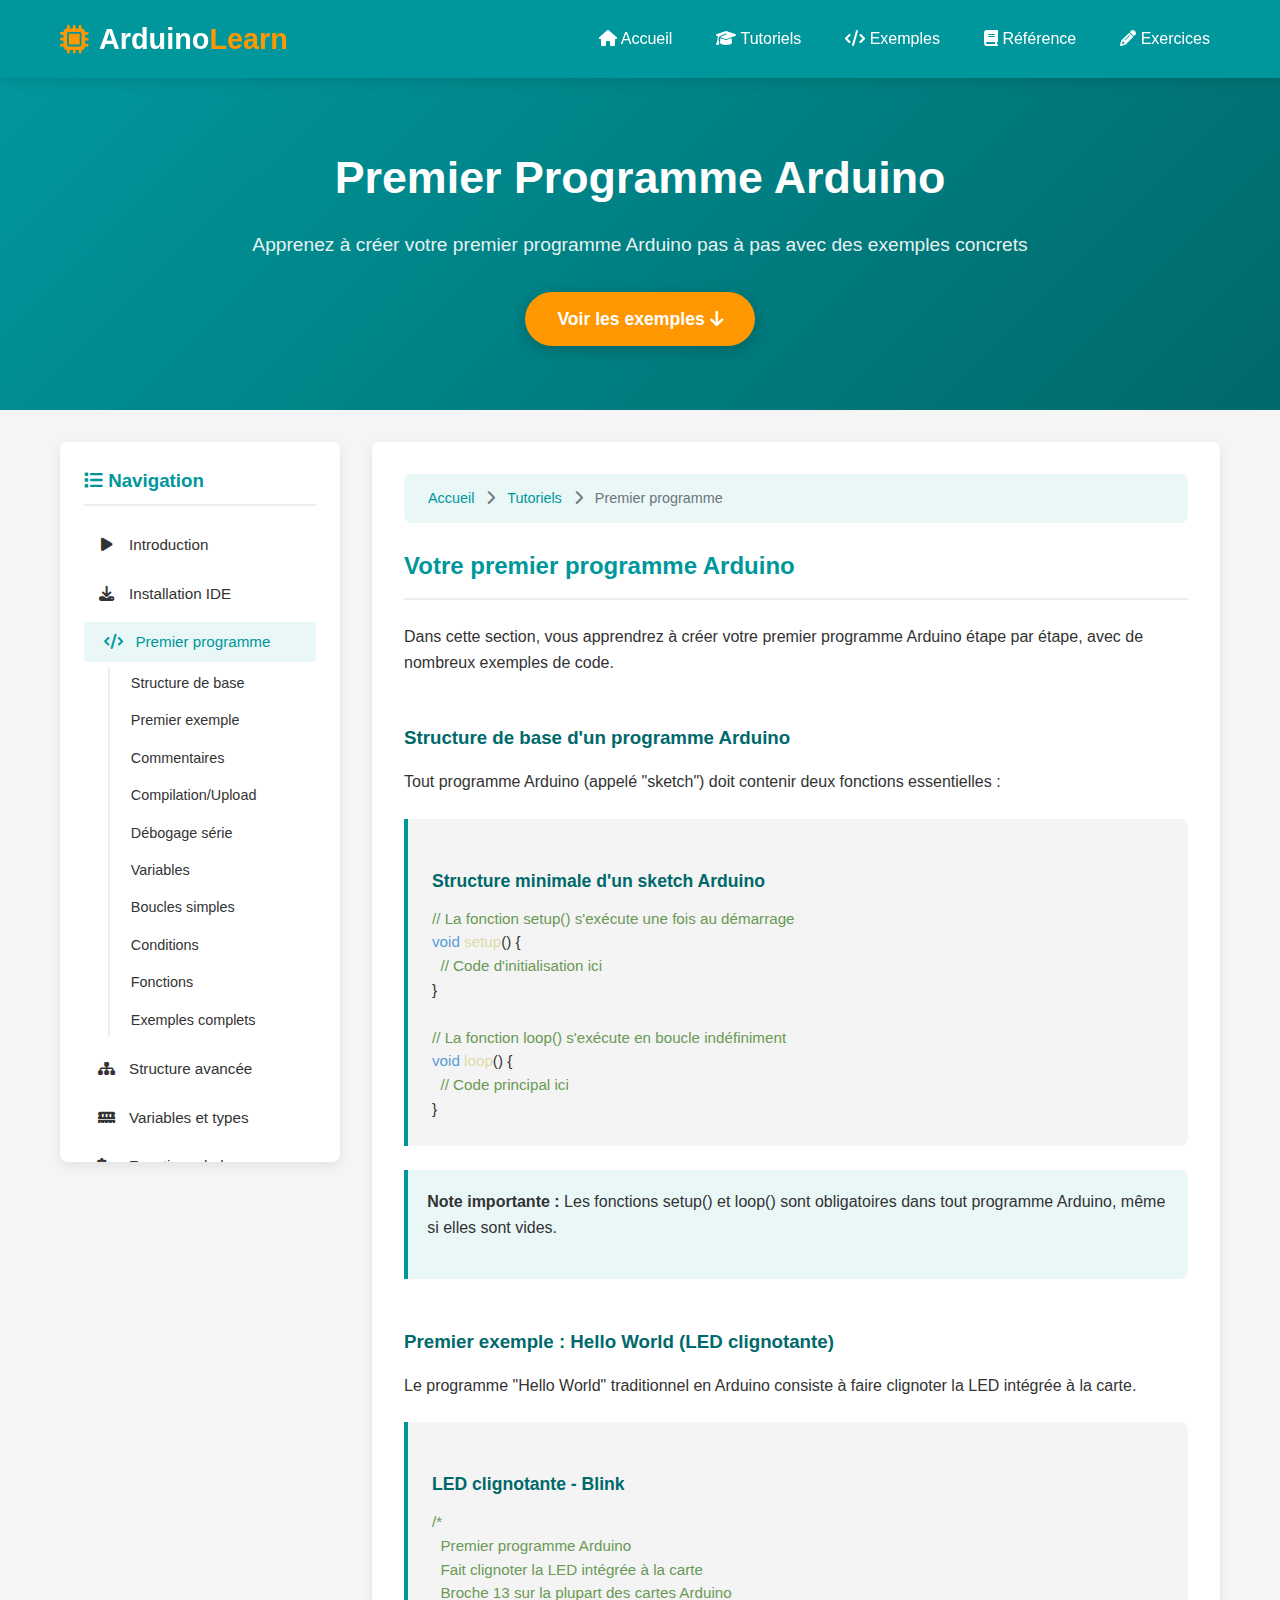
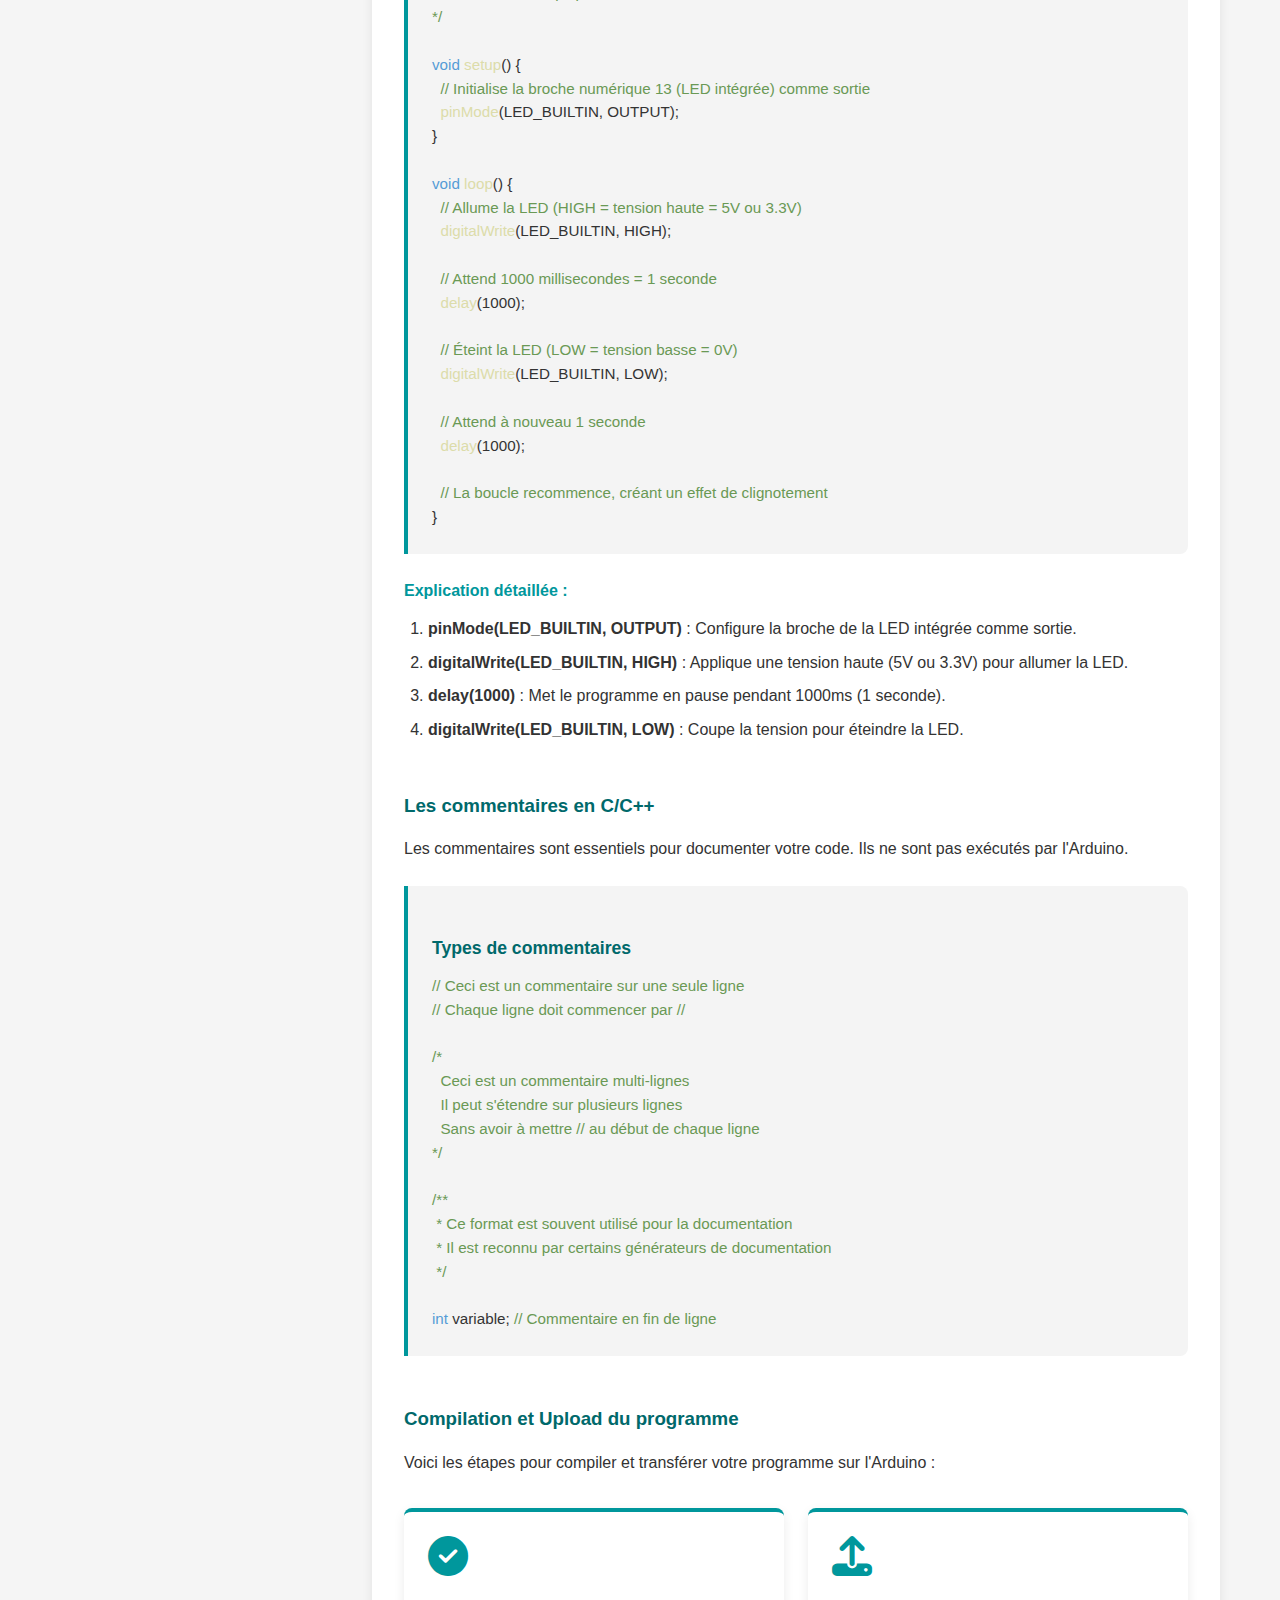
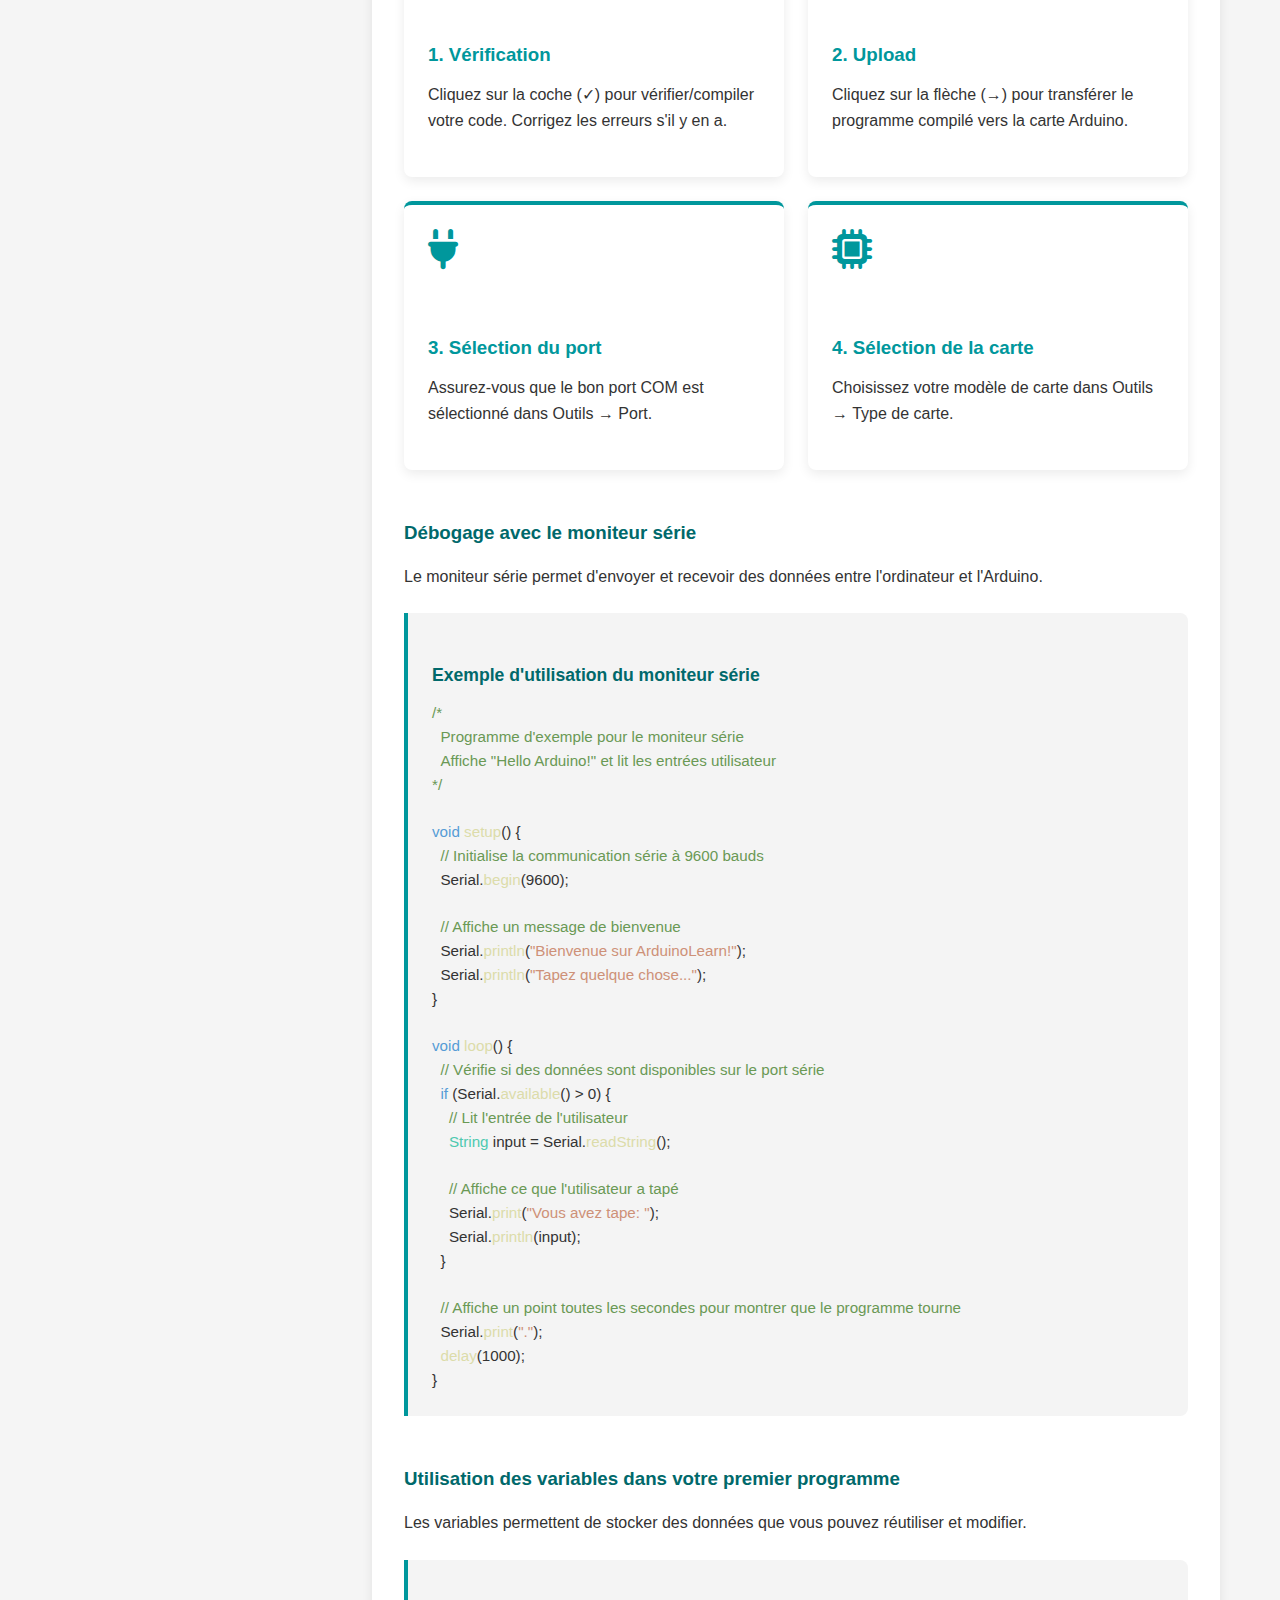
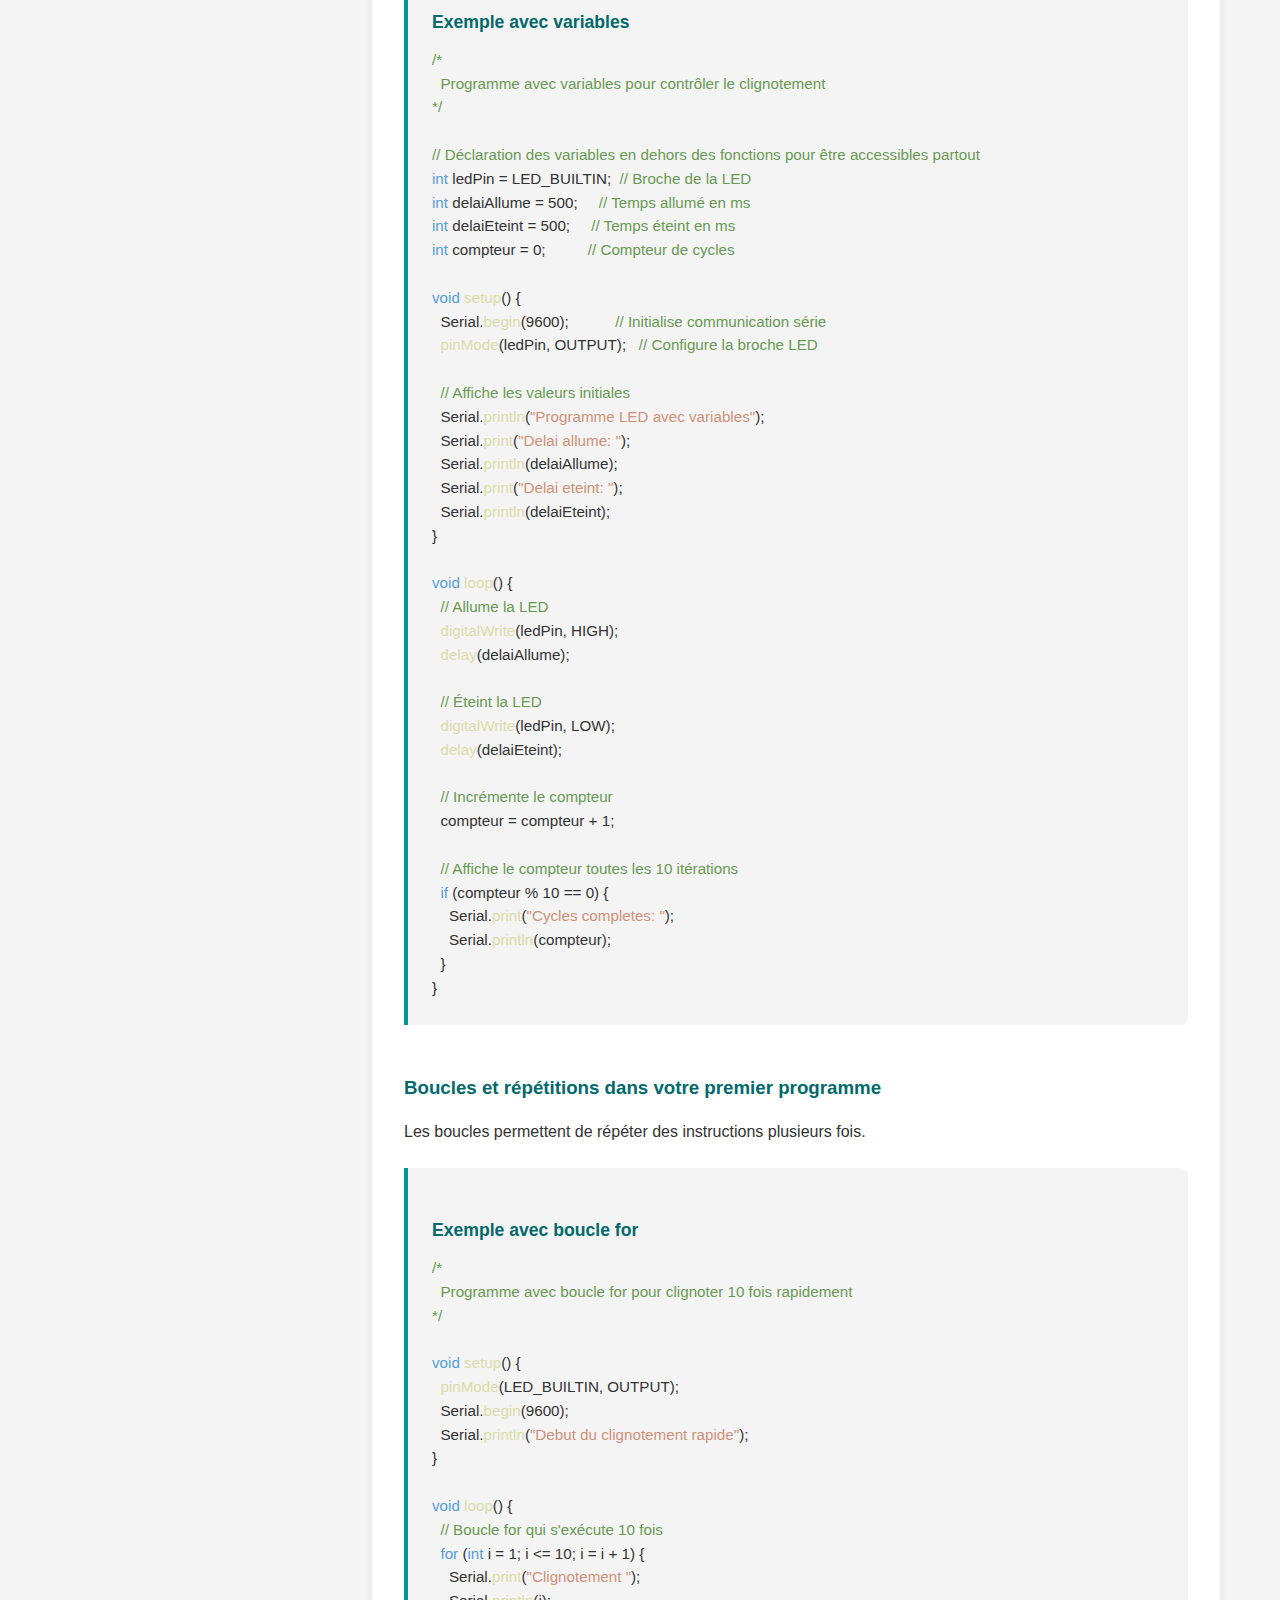
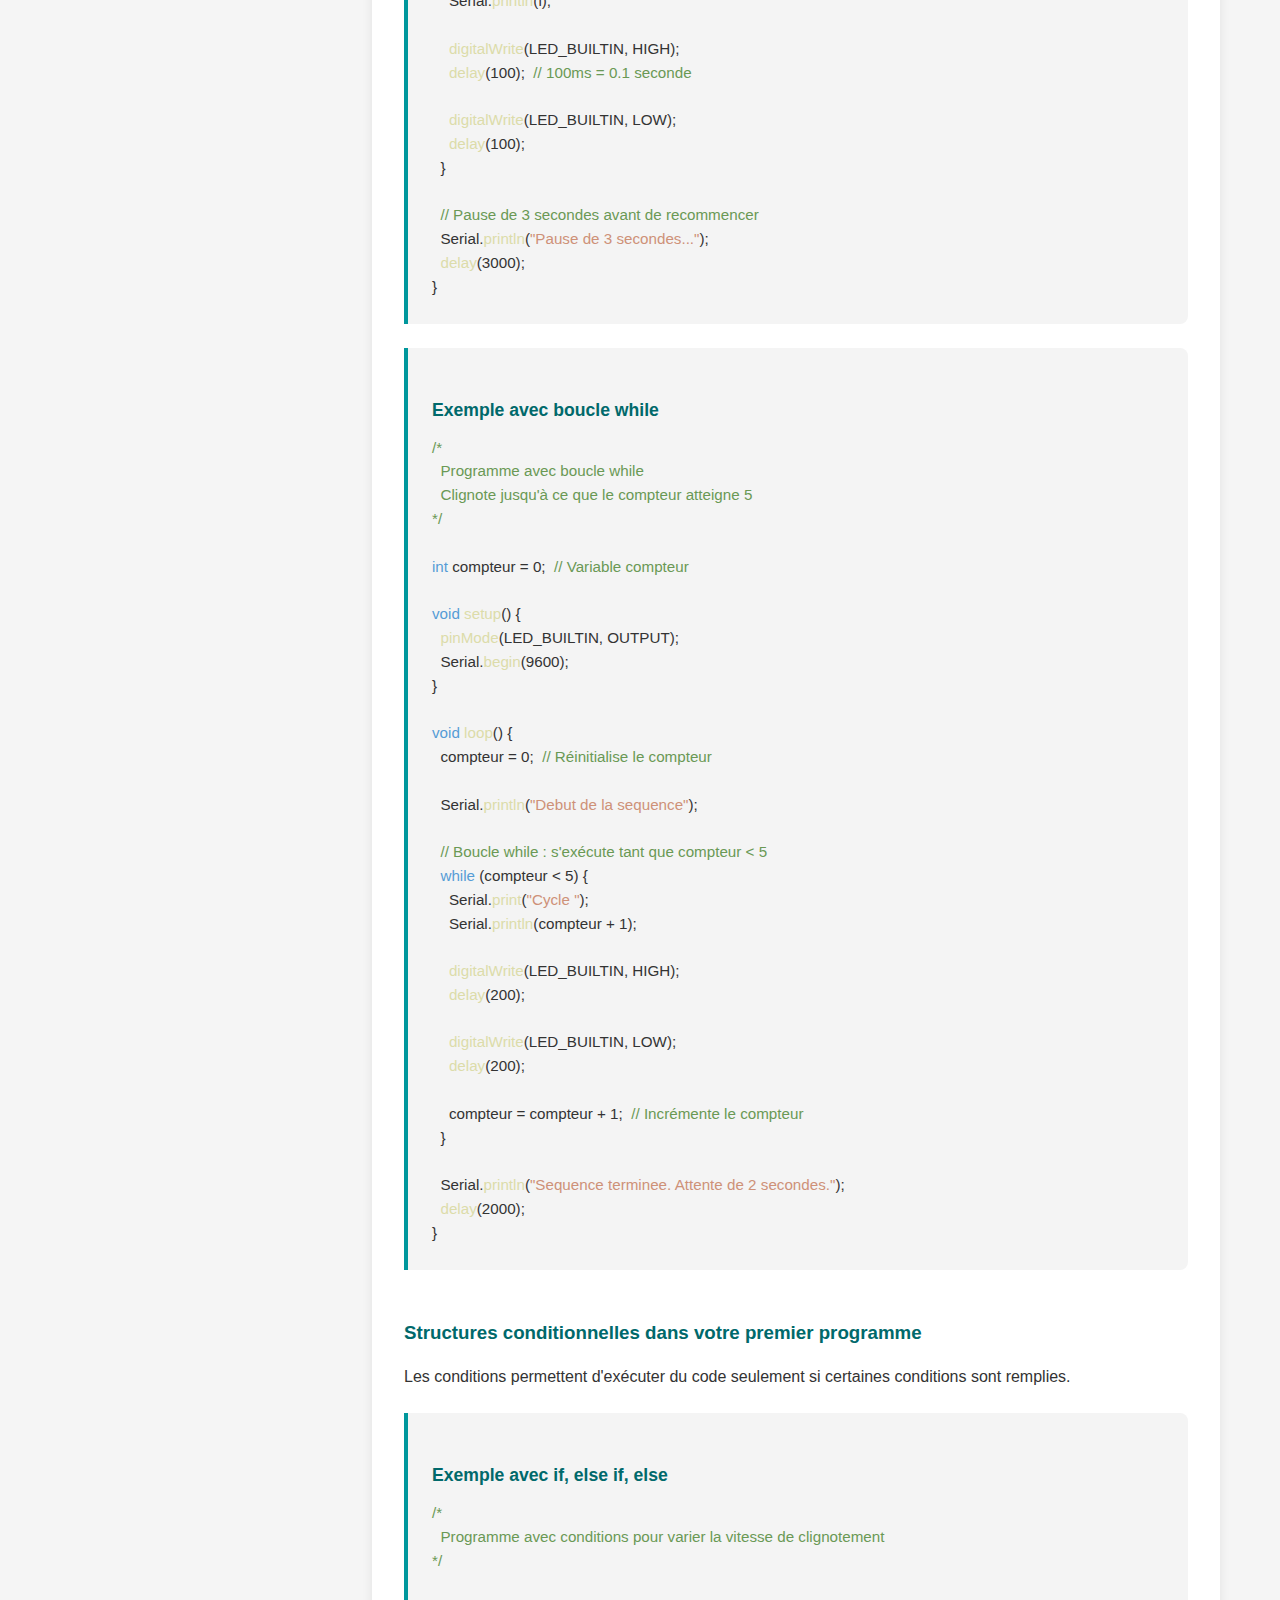
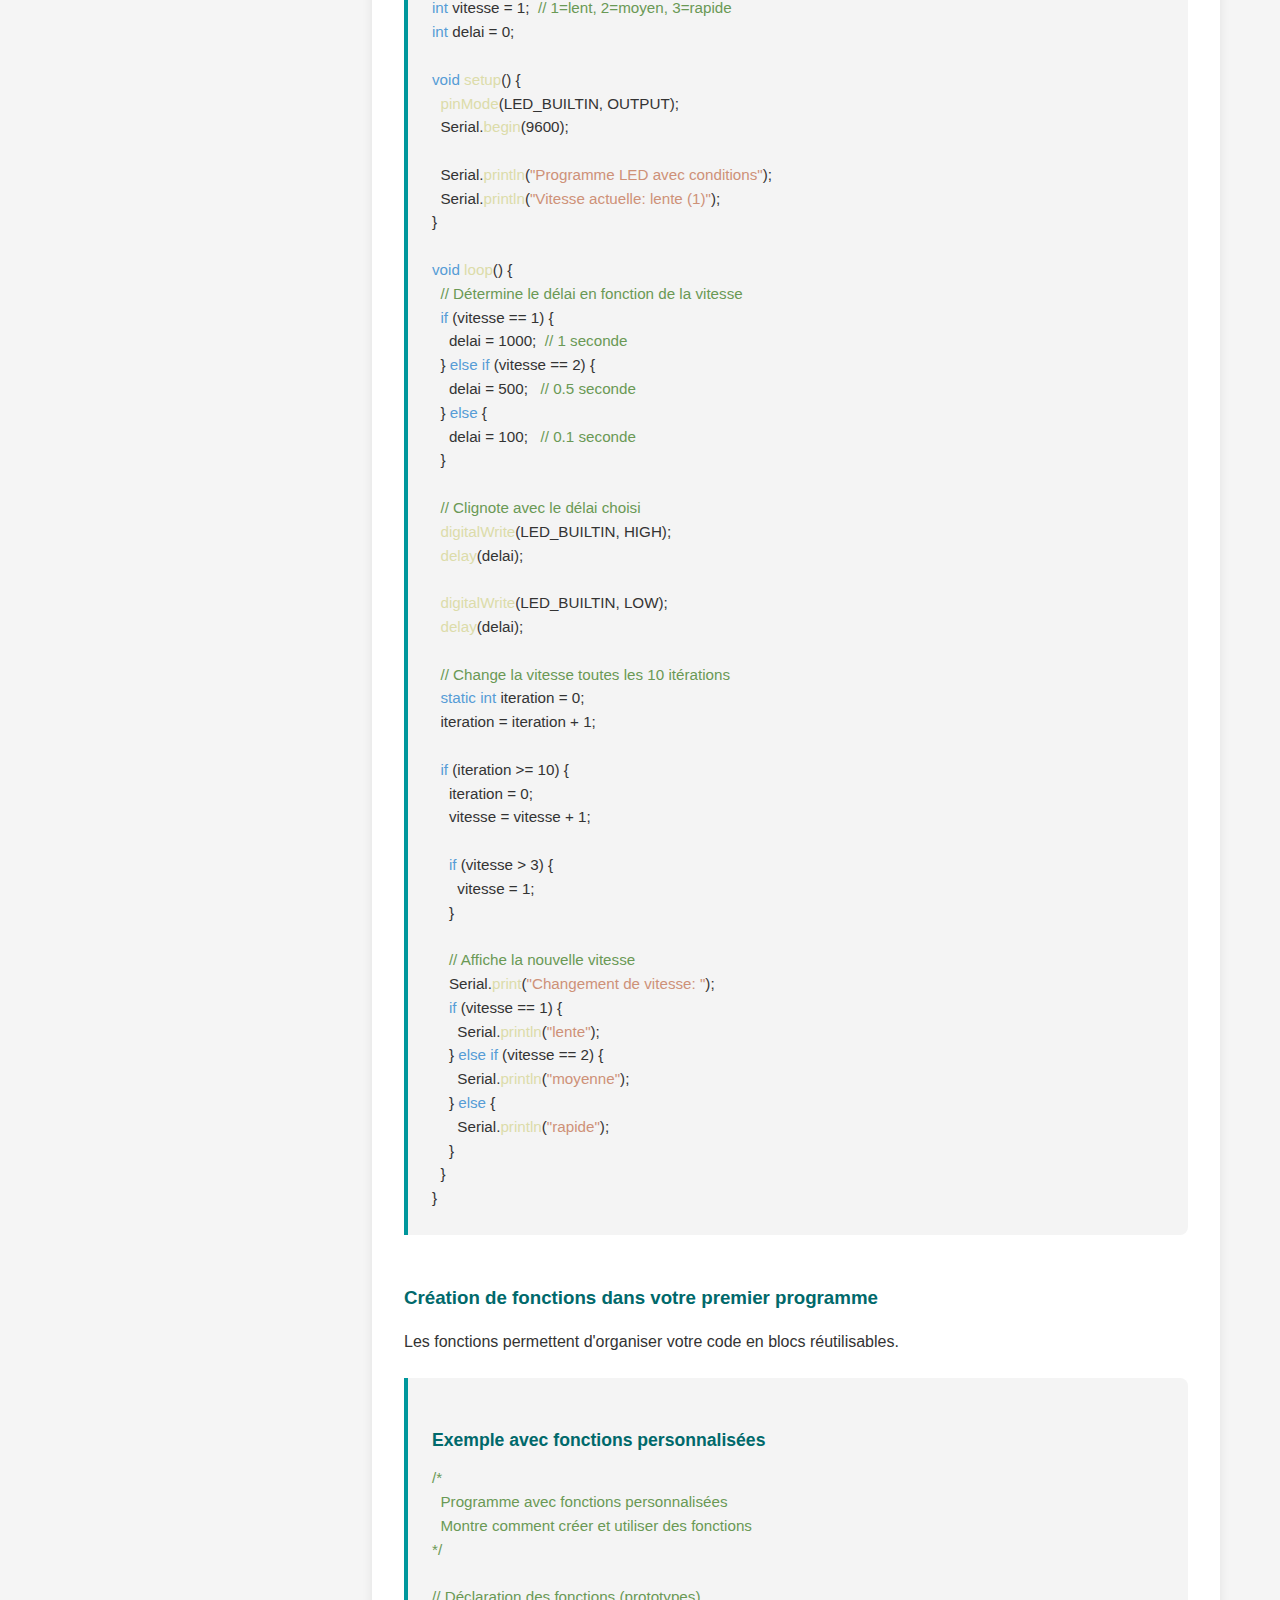
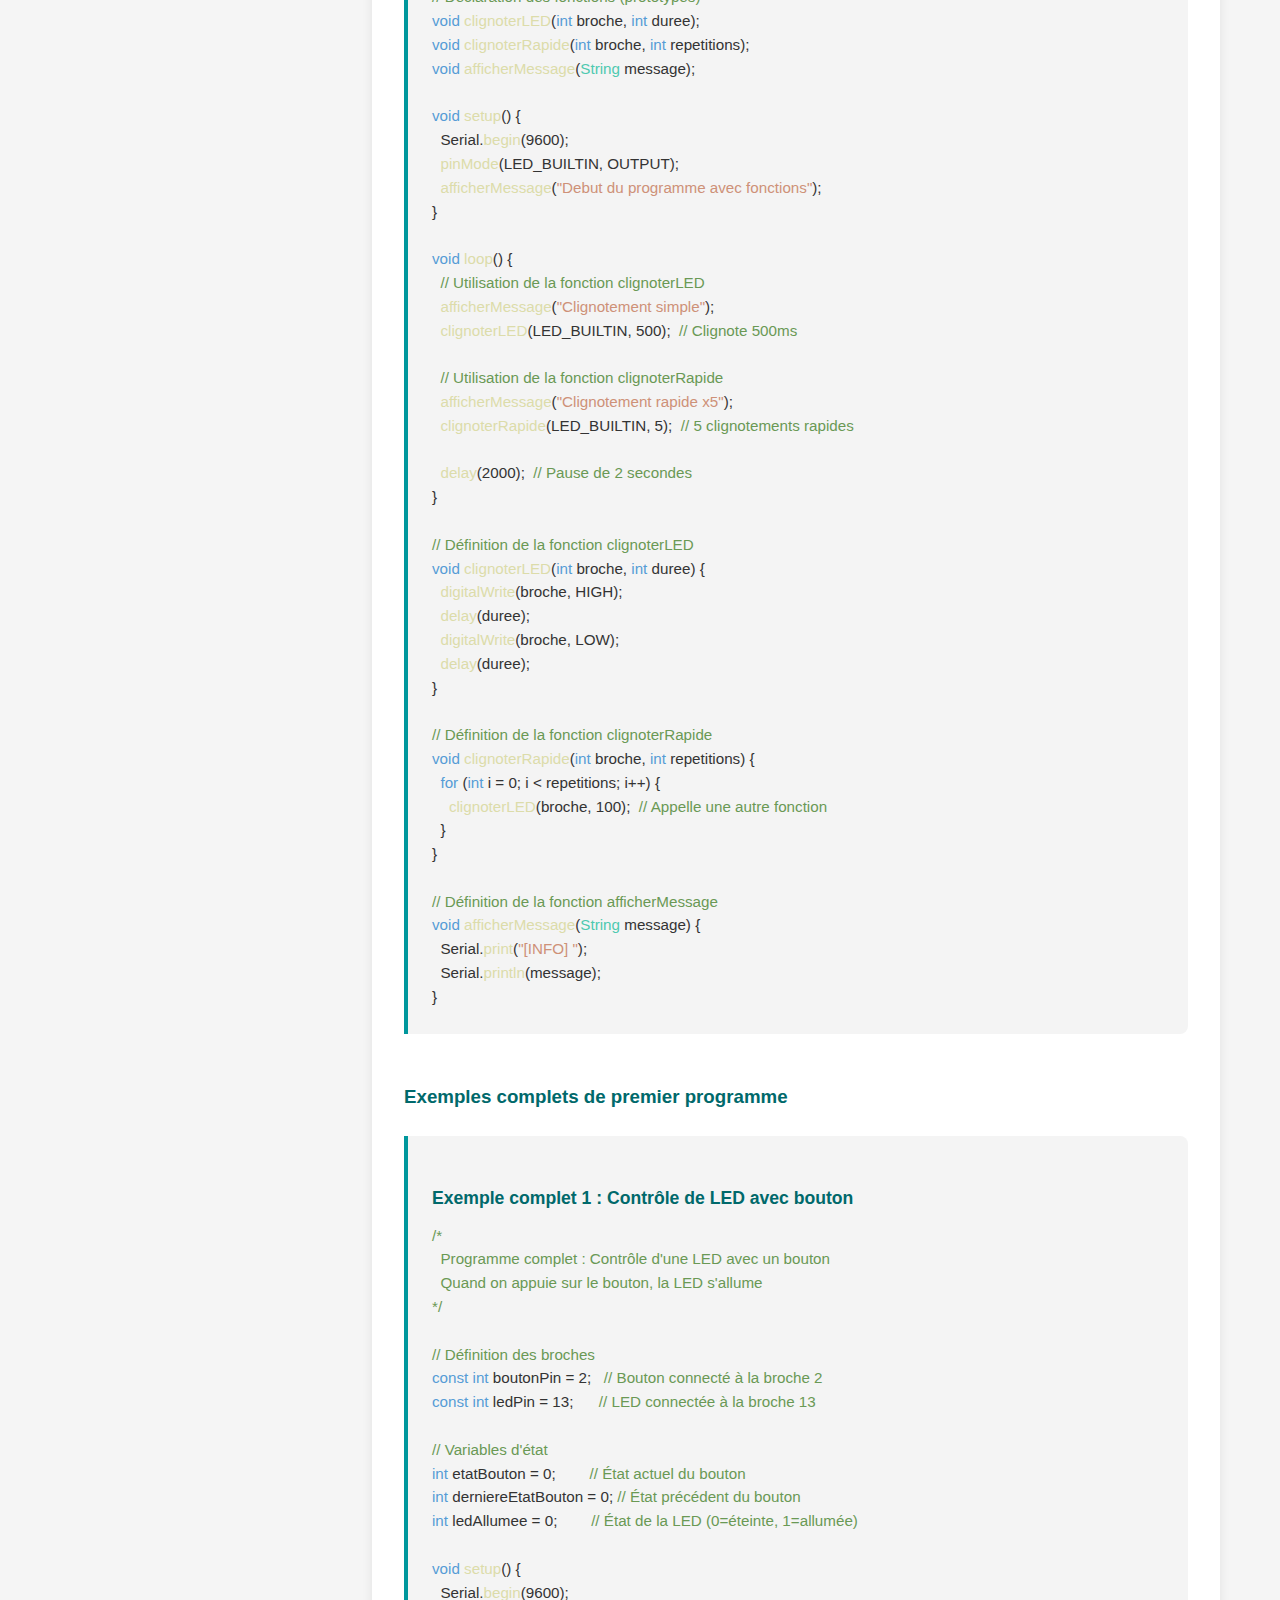
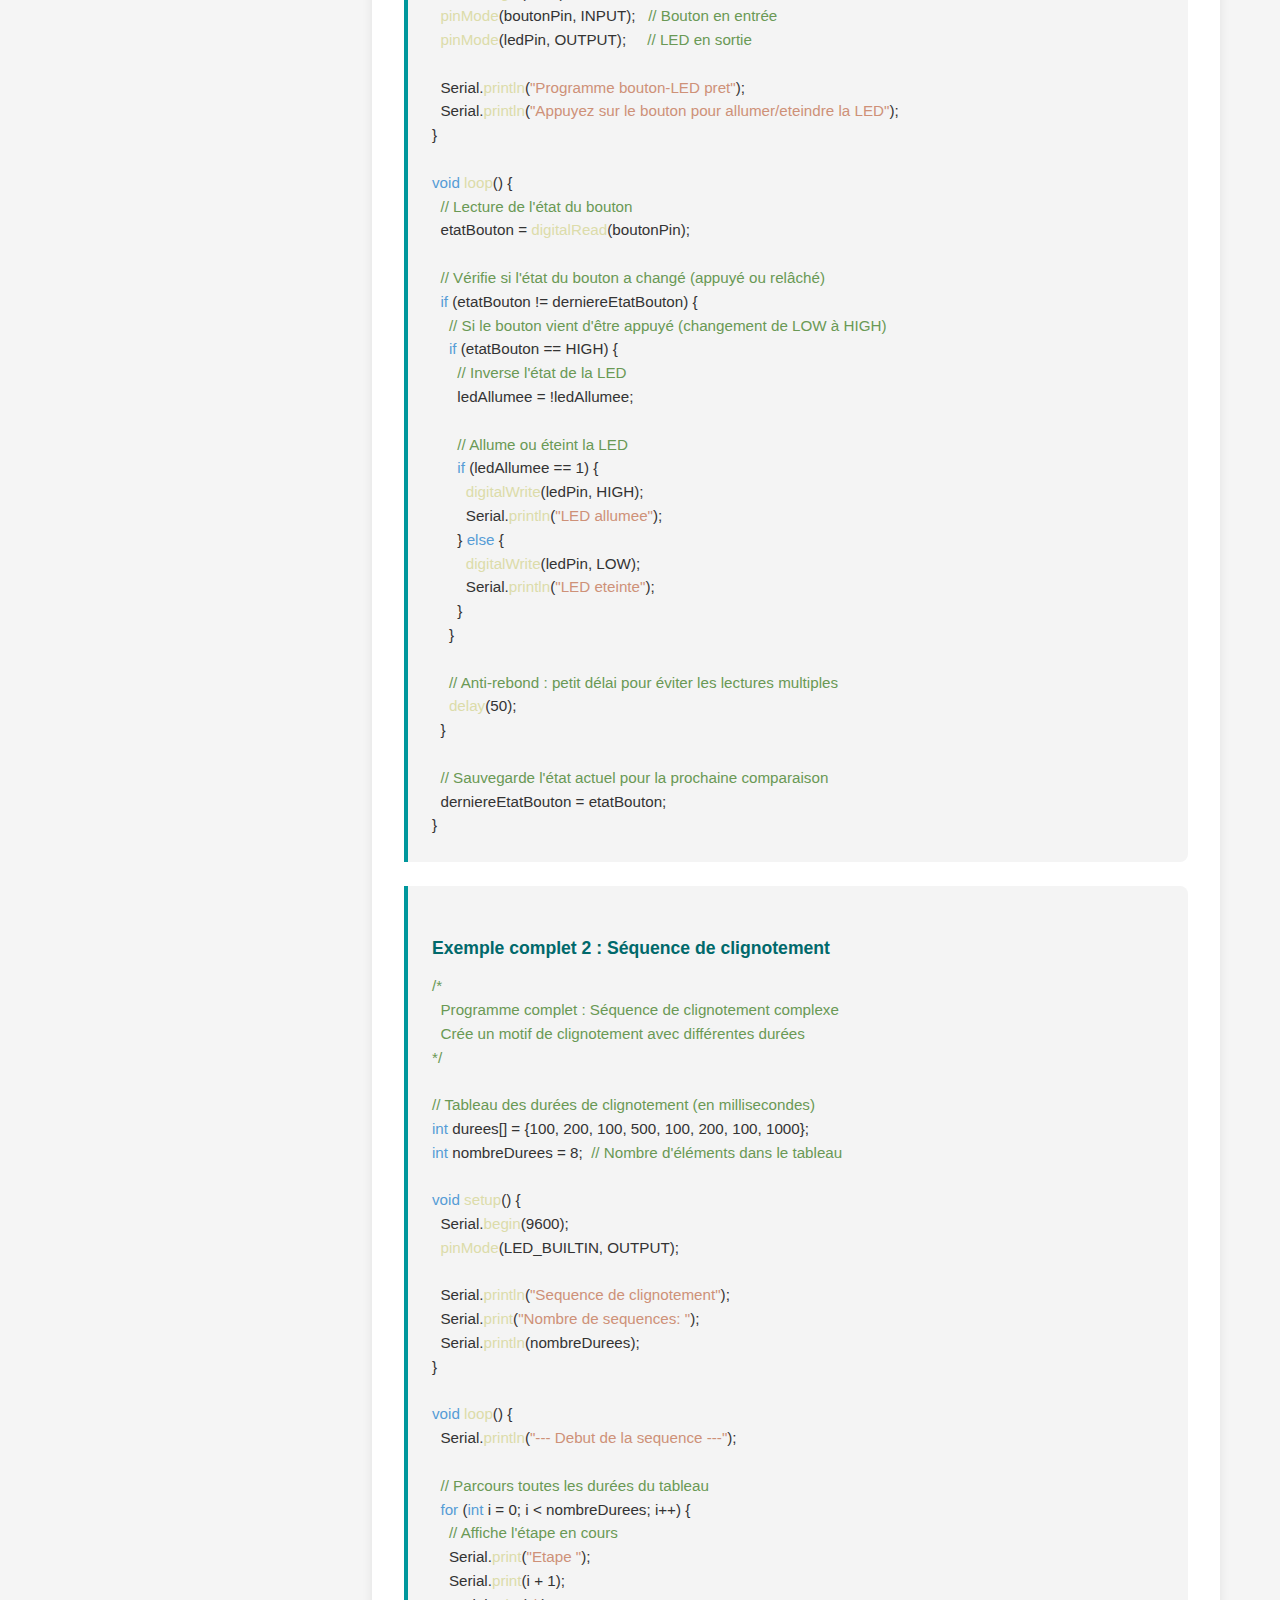
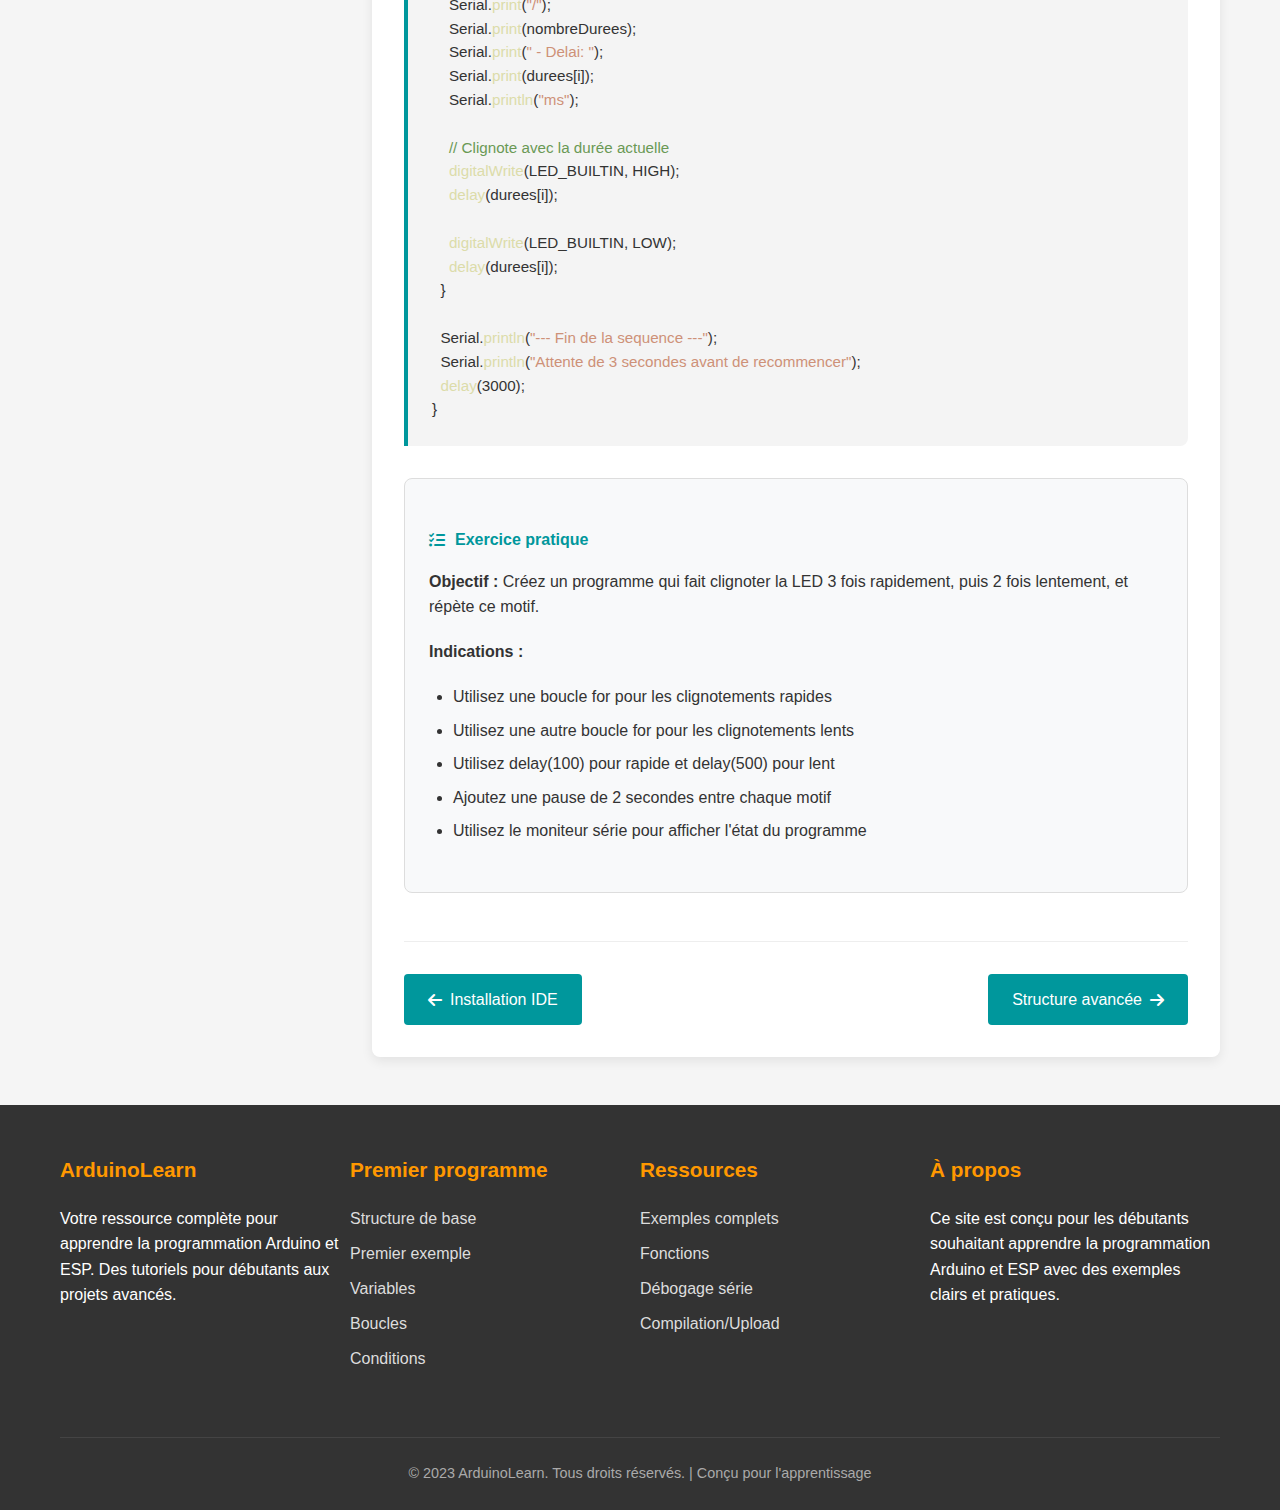
<file: learnC++2.html>
<!DOCTYPE html>
<html lang="fr">
<head>
    <meta charset="UTF-8">
    <meta name="viewport" content="width=device-width, initial-scale=1.0">
    <title>ArduinoLearn - Premier Programme</title>
    <link rel="stylesheet" href="https://cdnjs.cloudflare.com/ajax/libs/font-awesome/6.4.0/css/all.min.css">
    <style>
        :root {
            --primary-color: #00979c;
            --secondary-color: #00696b;
            --accent-color: #ff9800;
            --light-color: #f8f9fa;
            --dark-color: #333;
            --gray-color: #6c757d;
            --code-bg: #f4f4f4;
            --success-color: #28a745;
            --danger-color: #dc3545;
        }
        
        * {
            margin: 0;
            padding: 0;
            box-sizing: border-box;
            font-family: 'Segoe UI', Tahoma, Geneva, Verdana, sans-serif;
        }
        
        body {
            background-color: #f5f5f5;
            color: var(--dark-color);
            line-height: 1.6;
        }
        
        .container {
            width: 100%;
            max-width: 1200px;
            margin: 0 auto;
            padding: 0 20px;
        }
        
        /* Header */
        header {
            background-color: var(--primary-color);
            color: white;
            padding: 1rem 0;
            box-shadow: 0 4px 12px rgba(0, 0, 0, 0.1);
            position: sticky;
            top: 0;
            z-index: 100;
        }
        
        .header-content {
            display: flex;
            justify-content: space-between;
            align-items: center;
        }
        
        .logo {
            font-size: 1.8rem;
            font-weight: 700;
            display: flex;
            align-items: center;
        }
        
        .logo i {
            margin-right: 10px;
            color: var(--accent-color);
        }
        
        .logo span {
            color: var(--accent-color);
        }
        
        nav ul {
            display: flex;
            list-style: none;
        }
        
        nav ul li {
            margin-left: 1.5rem;
        }
        
        nav ul li a {
            color: white;
            text-decoration: none;
            font-weight: 500;
            transition: color 0.3s;
            padding: 5px 10px;
            border-radius: 4px;
        }
        
        nav ul li a:hover {
            color: var(--accent-color);
            background-color: rgba(255, 255, 255, 0.1);
        }
        
        /* Hero Section */
        .hero {
            background: linear-gradient(135deg, var(--primary-color), var(--secondary-color));
            color: white;
            padding: 4rem 0;
            text-align: center;
            margin-bottom: 2rem;
        }
        
        .hero h1 {
            font-size: 2.8rem;
            margin-bottom: 1rem;
        }
        
        .hero p {
            font-size: 1.2rem;
            max-width: 800px;
            margin: 0 auto 2rem;
            opacity: 0.9;
        }
        
        .cta-button {
            display: inline-block;
            background-color: var(--accent-color);
            color: white;
            padding: 0.8rem 2rem;
            text-decoration: none;
            border-radius: 50px;
            font-weight: 600;
            font-size: 1.1rem;
            transition: transform 0.3s, box-shadow 0.3s;
            box-shadow: 0 4px 15px rgba(0, 0, 0, 0.2);
        }
        
        .cta-button:hover {
            transform: translateY(-3px);
            box-shadow: 0 6px 20px rgba(0, 0, 0, 0.25);
            color: white;
        }
        
        /* Main Content */
        .main-content {
            display: flex;
            margin-bottom: 3rem;
            gap: 2rem;
        }
        
        /* Sidebar */
        .sidebar {
            flex: 0 0 280px;
            background-color: white;
            border-radius: 8px;
            padding: 1.5rem;
            box-shadow: 0 4px 12px rgba(0, 0, 0, 0.08);
            align-self: flex-start;
            position: sticky;
            top: 100px;
            max-height: 80vh;
            overflow-y: auto;
        }
        
        .sidebar h3 {
            color: var(--primary-color);
            margin-bottom: 1.2rem;
            padding-bottom: 0.5rem;
            border-bottom: 2px solid #eee;
        }
        
        .sidebar ul {
            list-style: none;
        }
        
        .sidebar ul li {
            margin-bottom: 0.5rem;
        }
        
        .sidebar ul li a {
            color: var(--dark-color);
            text-decoration: none;
            display: block;
            padding: 0.5rem 0.8rem;
            border-radius: 4px;
            transition: all 0.3s;
            font-size: 0.95rem;
        }
        
        .sidebar ul li a:hover, .sidebar ul li a.active {
            background-color: #e9f7f7;
            color: var(--primary-color);
            padding-left: 1.2rem;
        }
        
        .sidebar ul li a i {
            margin-right: 8px;
            width: 20px;
            text-align: center;
        }
        
        /* Sub-menu */
        .sub-menu {
            margin-left: 1.5rem;
            border-left: 2px solid #eee;
            padding-left: 0.5rem;
            margin-top: 0.3rem;
            margin-bottom: 0.8rem;
        }
        
        .sub-menu li {
            margin-bottom: 0.3rem !important;
        }
        
        .sub-menu a {
            font-size: 0.9rem !important;
            padding: 0.3rem 0.8rem !important;
        }
        
        /* Content */
        .content {
            flex: 1;
            background-color: white;
            border-radius: 8px;
            padding: 2rem;
            box-shadow: 0 4px 12px rgba(0, 0, 0, 0.08);
        }
        
        .content h2 {
            color: var(--primary-color);
            margin-bottom: 1.5rem;
            padding-bottom: 0.8rem;
            border-bottom: 2px solid #eee;
        }
        
        .content h3 {
            color: var(--secondary-color);
            margin: 2rem 0 1rem;
            padding-top: 1rem;
        }
        
        .content h4 {
            color: var(--primary-color);
            margin: 1.5rem 0 0.8rem;
        }
        
        .content p {
            margin-bottom: 1.2rem;
        }
        
        .content ul, .content ol {
            margin-left: 1.5rem;
            margin-bottom: 1.5rem;
        }
        
        .content li {
            margin-bottom: 0.5rem;
        }
        
        /* Code examples */
        .code-example {
            background-color: var(--code-bg);
            border-left: 4px solid var(--primary-color);
            padding: 1.5rem;
            margin: 1.5rem 0;
            border-radius: 0 8px 8px 0;
            overflow-x: auto;
        }
        
        .code-example h4 {
            color: var(--secondary-color);
            margin-bottom: 0.8rem;
            font-size: 1.1rem;
        }
        
        pre {
            font-family: 'Courier New', Courier, monospace;
            font-size: 0.95rem;
            line-height: 1.5;
            white-space: pre-wrap;
        }
        
        .code-comment {
            color: #6a9955;
        }
        
        .code-keyword {
            color: #569cd6;
        }
        
        .code-function {
            color: #dcdcaa;
        }
        
        .code-value {
            color: #ce9178;
        }
        
        .code-type {
            color: #4ec9b0;
        }
        
        .code-string {
            color: #ce9178;
        }
        
        /* Cards */
        .cards {
            display: grid;
            grid-template-columns: repeat(auto-fill, minmax(280px, 1fr));
            gap: 1.5rem;
            margin: 2rem 0;
        }
        
        .card {
            background-color: white;
            border-radius: 8px;
            padding: 1.5rem;
            box-shadow: 0 4px 12px rgba(0, 0, 0, 0.08);
            transition: transform 0.3s, box-shadow 0.3s;
            border-top: 4px solid var(--primary-color);
        }
        
        .card:hover {
            transform: translateY(-5px);
            box-shadow: 0 8px 20px rgba(0, 0, 0, 0.12);
        }
        
        .card i {
            font-size: 2.5rem;
            color: var(--primary-color);
            margin-bottom: 1rem;
        }
        
        .card h3 {
            color: var(--primary-color);
            margin-bottom: 0.8rem;
        }
        
        /* Info boxes */
        .info-box {
            background-color: #e9f7f7;
            border-left: 4px solid var(--primary-color);
            padding: 1.2rem;
            margin: 1.5rem 0;
            border-radius: 0 8px 8px 0;
        }
        
        .warning-box {
            background-color: #fff3cd;
            border-left: 4px solid #ffc107;
            padding: 1.2rem;
            margin: 1.5rem 0;
            border-radius: 0 8px 8px 0;
        }
        
        /* Footer */
        footer {
            background-color: var(--dark-color);
            color: white;
            padding: 3rem 0 1.5rem;
        }
        
        .footer-content {
            display: flex;
            justify-content: space-between;
            flex-wrap: wrap;
            margin-bottom: 2rem;
        }
        
        .footer-section {
            flex: 1;
            min-width: 250px;
            margin-bottom: 1.5rem;
        }
        
        .footer-section h3 {
            color: var(--accent-color);
            margin-bottom: 1.2rem;
            font-size: 1.3rem;
        }
        
        .footer-section ul {
            list-style: none;
        }
        
        .footer-section ul li {
            margin-bottom: 0.6rem;
        }
        
        .footer-section ul li a {
            color: #ddd;
            text-decoration: none;
            transition: color 0.3s;
        }
        
        .footer-section ul li a:hover {
            color: var(--accent-color);
        }
        
        .copyright {
            text-align: center;
            padding-top: 1.5rem;
            border-top: 1px solid #444;
            color: #aaa;
            font-size: 0.9rem;
        }
        
        /* Responsive */
        @media (max-width: 992px) {
            .sidebar {
                flex: 0 0 220px;
            }
        }
        
        @media (max-width: 768px) {
            .header-content {
                flex-direction: column;
                text-align: center;
            }
            
            nav ul {
                margin-top: 1rem;
                justify-content: center;
                flex-wrap: wrap;
            }
            
            nav ul li {
                margin: 0.3rem 0.5rem;
            }
            
            .main-content {
                flex-direction: column;
            }
            
            .sidebar {
                flex: none;
                width: 100%;
                position: static;
                max-height: none;
            }
            
            .hero h1 {
                font-size: 2.2rem;
            }
        }
        
        /* Tabs */
        .tabs {
            display: flex;
            border-bottom: 1px solid #ddd;
            margin-bottom: 1.5rem;
            flex-wrap: wrap;
        }
        
        .tab {
            padding: 0.8rem 1.5rem;
            background-color: #f1f1f1;
            border: none;
            cursor: pointer;
            font-weight: 500;
            color: var(--gray-color);
            transition: all 0.3s;
            border-top-left-radius: 8px;
            border-top-right-radius: 8px;
        }
        
        .tab:hover {
            background-color: #e9e9e9;
        }
        
        .tab.active {
            background-color: white;
            color: var(--primary-color);
            border-bottom: 3px solid var(--primary-color);
        }
        
        .tab-content {
            display: none;
        }
        
        .tab-content.active {
            display: block;
        }
        
        /* Breadcrumb */
        .breadcrumb {
            background-color: #e9f7f7;
            padding: 0.8rem 1.5rem;
            border-radius: 8px;
            margin-bottom: 1.5rem;
            font-size: 0.9rem;
        }
        
        .breadcrumb a {
            color: var(--primary-color);
            text-decoration: none;
        }
        
        .breadcrumb span {
            color: var(--gray-color);
        }
        
        .breadcrumb i {
            margin: 0 8px;
            color: var(--gray-color);
        }
        
        /* Exercise section */
        .exercise {
            background-color: #f8f9fa;
            border: 1px solid #ddd;
            border-radius: 8px;
            padding: 1.5rem;
            margin: 2rem 0;
        }
        
        .exercise h4 {
            color: var(--primary-color);
            margin-bottom: 1rem;
            display: flex;
            align-items: center;
        }
        
        .exercise h4 i {
            margin-right: 10px;
        }
        
        /* Next/Prev buttons */
        .nav-buttons {
            display: flex;
            justify-content: space-between;
            margin-top: 3rem;
            padding-top: 2rem;
            border-top: 1px solid #eee;
        }
        
        .nav-button {
            padding: 0.8rem 1.5rem;
            background-color: var(--primary-color);
            color: white;
            text-decoration: none;
            border-radius: 4px;
            display: flex;
            align-items: center;
            transition: background-color 0.3s;
        }
        
        .nav-button:hover {
            background-color: var(--secondary-color);
            color: white;
        }
        
        .nav-button.prev i {
            margin-right: 8px;
        }
        
        .nav-button.next i {
            margin-left: 8px;
        }
    </style>
</head>
<body>
    <!-- Header -->
    <header>
        <div class="container header-content">
            <div class="logo">
                <i class="fas fa-microchip"></i>
                <div>Arduino<span>Learn</span></div>
            </div>
            <nav>
                <ul>
                    <li><a href="index.html"><i class="fas fa-home"></i> Accueil</a></li>
                    <li><a href="#tutoriels" class="active"><i class="fas fa-graduation-cap"></i> Tutoriels</a></li>
                    <li><a href="#exemples"><i class="fas fa-code"></i> Exemples</a></li>
                    <li><a href="#references"><i class="fas fa-book"></i> Référence</a></li>
                    <li><a href="#exercices"><i class="fas fa-pencil-alt"></i> Exercices</a></li>
                </ul>
            </nav>
        </div>
    </header>

    <!-- Hero Section -->
    <section class="hero">
        <div class="container">
            <h1>Premier Programme Arduino</h1>
            <p>Apprenez à créer votre premier programme Arduino pas à pas avec des exemples concrets</p>
            <a href="#premier-exemple" class="cta-button">Voir les exemples <i class="fas fa-arrow-down"></i></a>
        </div>
    </section>

    <!-- Main Content -->
    <div class="container main-content">
        <!-- Sidebar avec navigation complète -->
        <aside class="sidebar">
            <h3><i class="fas fa-list"></i> Navigation</h3>
            <ul>
                <li><a href="#introduction"><i class="fas fa-play"></i> Introduction</a></li>
                <li><a href="#installation"><i class="fas fa-download"></i> Installation IDE</a></li>
                
                <li>
                    <a href="#premier-programme" class="active"><i class="fas fa-code"></i> Premier programme</a>
                    <ul class="sub-menu">
                        <li><a href="#structure-de-base">Structure de base</a></li>
                        <li><a href="#premier-exemple">Premier exemple</a></li>
                        <li><a href="#commentaires">Commentaires</a></li>
                        <li><a href="#compilation-upload">Compilation/Upload</a></li>
                        <li><a href="#debug-serial">Débogage série</a></li>
                        <li><a href="#variables-premier">Variables</a></li>
                        <li><a href="#boucles-premier">Boucles simples</a></li>
                        <li><a href="#conditions-premier">Conditions</a></li>
                        <li><a href="#fonctions-premier">Fonctions</a></li>
                        <li><a href="#exemples-complets">Exemples complets</a></li>
                    </ul>
                </li>
                
                <li><a href="#structure"><i class="fas fa-sitemap"></i> Structure avancée</a></li>
                <li><a href="#variables"><i class="fas fa-memory"></i> Variables et types</a></li>
                <li><a href="#fonctions"><i class="fas fa-cogs"></i> Fonctions de base</a></li>
                <li><a href="#entrees-sorties"><i class="fas fa-exchange-alt"></i> Entrées/Sorties</a></li>
                <li><a href="#allumer-led"><i class="fas fa-lightbulb"></i> Allumer une LED</a></li>
                <li><a href="#bibliotheques"><i class="fas fa-book"></i> Bibliothèques (.h)</a></li>
                <li><a href="#structures-controle"><i class="fas fa-project-diagram"></i> Structures de contrôle</a></li>
                <li><a href="#communication"><i class="fas fa-wifi"></i> Communication ESP</a></li>
                <li><a href="#projets"><i class="fas fa-rocket"></i> Projets pratiques</a></li>
            </ul>
        </aside>

        <!-- Content -->
        <main class="content">
            <!-- Breadcrumb -->
            <div class="breadcrumb">
                <a href="index.html">Accueil</a> <i class="fas fa-chevron-right"></i>
                <a href="#tutoriels">Tutoriels</a> <i class="fas fa-chevron-right"></i>
                <span>Premier programme</span>
            </div>

            <h2>Votre premier programme Arduino</h2>
            <p>Dans cette section, vous apprendrez à créer votre premier programme Arduino étape par étape, avec de nombreux exemples de code.</p>

            <!-- Structure de base -->
            <section id="structure-de-base">
                <h3>Structure de base d'un programme Arduino</h3>
                <p>Tout programme Arduino (appelé "sketch") doit contenir deux fonctions essentielles :</p>
                
                <div class="code-example">
                    <h4>Structure minimale d'un sketch Arduino</h4>
                    <pre><code><span class="code-comment">// La fonction setup() s'exécute une fois au démarrage</span>
<span class="code-keyword">void</span> <span class="code-function">setup</span>() {
  <span class="code-comment">// Code d'initialisation ici</span>
}

<span class="code-comment">// La fonction loop() s'exécute en boucle indéfiniment</span>
<span class="code-keyword">void</span> <span class="code-function">loop</span>() {
  <span class="code-comment">// Code principal ici</span>
}</code></pre>
                </div>
                
                <div class="info-box">
                    <p><strong>Note importante :</strong> Les fonctions <code>setup()</code> et <code>loop()</code> sont obligatoires dans tout programme Arduino, même si elles sont vides.</p>
                </div>
            </section>

            <!-- Premier exemple -->
            <section id="premier-exemple">
                <h3>Premier exemple : Hello World (LED clignotante)</h3>
                <p>Le programme "Hello World" traditionnel en Arduino consiste à faire clignoter la LED intégrée à la carte.</p>
                
                <div class="code-example">
                    <h4>LED clignotante - Blink</h4>
                    <pre><code><span class="code-comment">/*
  Premier programme Arduino
  Fait clignoter la LED intégrée à la carte
  Broche 13 sur la plupart des cartes Arduino
*/</span>

<span class="code-keyword">void</span> <span class="code-function">setup</span>() {
  <span class="code-comment">// Initialise la broche numérique 13 (LED intégrée) comme sortie</span>
  <span class="code-function">pinMode</span>(LED_BUILTIN, OUTPUT);
}

<span class="code-keyword">void</span> <span class="code-function">loop</span>() {
  <span class="code-comment">// Allume la LED (HIGH = tension haute = 5V ou 3.3V)</span>
  <span class="code-function">digitalWrite</span>(LED_BUILTIN, HIGH);
  
  <span class="code-comment">// Attend 1000 millisecondes = 1 seconde</span>
  <span class="code-function">delay</span>(1000);
  
  <span class="code-comment">// Éteint la LED (LOW = tension basse = 0V)</span>
  <span class="code-function">digitalWrite</span>(LED_BUILTIN, LOW);
  
  <span class="code-comment">// Attend à nouveau 1 seconde</span>
  <span class="code-function">delay</span>(1000);
  
  <span class="code-comment">// La boucle recommence, créant un effet de clignotement</span>
}</code></pre>
                </div>
                
                <h4>Explication détaillée :</h4>
                <ol>
                    <li><strong>pinMode(LED_BUILTIN, OUTPUT)</strong> : Configure la broche de la LED intégrée comme sortie.</li>
                    <li><strong>digitalWrite(LED_BUILTIN, HIGH)</strong> : Applique une tension haute (5V ou 3.3V) pour allumer la LED.</li>
                    <li><strong>delay(1000)</strong> : Met le programme en pause pendant 1000ms (1 seconde).</li>
                    <li><strong>digitalWrite(LED_BUILTIN, LOW)</strong> : Coupe la tension pour éteindre la LED.</li>
                </ol>
            </section>

            <!-- Commentaires -->
            <section id="commentaires">
                <h3>Les commentaires en C/C++</h3>
                <p>Les commentaires sont essentiels pour documenter votre code. Ils ne sont pas exécutés par l'Arduino.</p>
                
                <div class="code-example">
                    <h4>Types de commentaires</h4>
                    <pre><code><span class="code-comment">// Ceci est un commentaire sur une seule ligne
// Chaque ligne doit commencer par //</span>

<span class="code-comment">/*
  Ceci est un commentaire multi-lignes
  Il peut s'étendre sur plusieurs lignes
  Sans avoir à mettre // au début de chaque ligne
*/</span>

<span class="code-comment">/**
 * Ce format est souvent utilisé pour la documentation
 * Il est reconnu par certains générateurs de documentation
 */</span>

<span class="code-keyword">int</span> variable; <span class="code-comment">// Commentaire en fin de ligne</span></code></pre>
                </div>
            </section>

            <!-- Compilation et Upload -->
            <section id="compilation-upload">
                <h3>Compilation et Upload du programme</h3>
                <p>Voici les étapes pour compiler et transférer votre programme sur l'Arduino :</p>
                
                <div class="cards">
                    <div class="card">
                        <i class="fas fa-check-circle"></i>
                        <h3>1. Vérification</h3>
                        <p>Cliquez sur la coche (✓) pour vérifier/compiler votre code. Corrigez les erreurs s'il y en a.</p>
                    </div>
                    <div class="card">
                        <i class="fas fa-upload"></i>
                        <h3>2. Upload</h3>
                        <p>Cliquez sur la flèche (→) pour transférer le programme compilé vers la carte Arduino.</p>
                    </div>
                    <div class="card">
                        <i class="fas fa-plug"></i>
                        <h3>3. Sélection du port</h3>
                        <p>Assurez-vous que le bon port COM est sélectionné dans Outils → Port.</p>
                    </div>
                    <div class="card">
                        <i class="fas fa-microchip"></i>
                        <h3>4. Sélection de la carte</h3>
                        <p>Choisissez votre modèle de carte dans Outils → Type de carte.</p>
                    </div>
                </div>
            </section>

            <!-- Débogage série -->
            <section id="debug-serial">
                <h3>Débogage avec le moniteur série</h3>
                <p>Le moniteur série permet d'envoyer et recevoir des données entre l'ordinateur et l'Arduino.</p>
                
                <div class="code-example">
                    <h4>Exemple d'utilisation du moniteur série</h4>
                    <pre><code><span class="code-comment">/*
  Programme d'exemple pour le moniteur série
  Affiche "Hello Arduino!" et lit les entrées utilisateur
*/</span>

<span class="code-keyword">void</span> <span class="code-function">setup</span>() {
  <span class="code-comment">// Initialise la communication série à 9600 bauds</span>
  Serial.<span class="code-function">begin</span>(9600);
  
  <span class="code-comment">// Affiche un message de bienvenue</span>
  Serial.<span class="code-function">println</span>(<span class="code-string">"Bienvenue sur ArduinoLearn!"</span>);
  Serial.<span class="code-function">println</span>(<span class="code-string">"Tapez quelque chose..."</span>);
}

<span class="code-keyword">void</span> <span class="code-function">loop</span>() {
  <span class="code-comment">// Vérifie si des données sont disponibles sur le port série</span>
  <span class="code-keyword">if</span> (Serial.<span class="code-function">available</span>() > 0) {
    <span class="code-comment">// Lit l'entrée de l'utilisateur</span>
    <span class="code-type">String</span> input = Serial.<span class="code-function">readString</span>();
    
    <span class="code-comment">// Affiche ce que l'utilisateur a tapé</span>
    Serial.<span class="code-function">print</span>(<span class="code-string">"Vous avez tape: "</span>);
    Serial.<span class="code-function">println</span>(input);
  }
  
  <span class="code-comment">// Affiche un point toutes les secondes pour montrer que le programme tourne</span>
  Serial.<span class="code-function">print</span>(<span class="code-string">"."</span>);
  <span class="code-function">delay</span>(1000);
}</code></pre>
                </div>
            </section>

            <!-- Variables dans premier programme -->
            <section id="variables-premier">
                <h3>Utilisation des variables dans votre premier programme</h3>
                <p>Les variables permettent de stocker des données que vous pouvez réutiliser et modifier.</p>
                
                <div class="code-example">
                    <h4>Exemple avec variables</h4>
                    <pre><code><span class="code-comment">/*
  Programme avec variables pour contrôler le clignotement
*/</span>

<span class="code-comment">// Déclaration des variables en dehors des fonctions pour être accessibles partout</span>
<span class="code-keyword">int</span> ledPin = LED_BUILTIN;  <span class="code-comment">// Broche de la LED</span>
<span class="code-keyword">int</span> delaiAllume = 500;     <span class="code-comment">// Temps allumé en ms</span>
<span class="code-keyword">int</span> delaiEteint = 500;     <span class="code-comment">// Temps éteint en ms</span>
<span class="code-keyword">int</span> compteur = 0;          <span class="code-comment">// Compteur de cycles</span>

<span class="code-keyword">void</span> <span class="code-function">setup</span>() {
  Serial.<span class="code-function">begin</span>(9600);           <span class="code-comment">// Initialise communication série</span>
  <span class="code-function">pinMode</span>(ledPin, OUTPUT);   <span class="code-comment">// Configure la broche LED</span>
  
  <span class="code-comment">// Affiche les valeurs initiales</span>
  Serial.<span class="code-function">println</span>(<span class="code-string">"Programme LED avec variables"</span>);
  Serial.<span class="code-function">print</span>(<span class="code-string">"Delai allume: "</span>);
  Serial.<span class="code-function">println</span>(delaiAllume);
  Serial.<span class="code-function">print</span>(<span class="code-string">"Delai eteint: "</span>);
  Serial.<span class="code-function">println</span>(delaiEteint);
}

<span class="code-keyword">void</span> <span class="code-function">loop</span>() {
  <span class="code-comment">// Allume la LED</span>
  <span class="code-function">digitalWrite</span>(ledPin, HIGH);
  <span class="code-function">delay</span>(delaiAllume);
  
  <span class="code-comment">// Éteint la LED</span>
  <span class="code-function">digitalWrite</span>(ledPin, LOW);
  <span class="code-function">delay</span>(delaiEteint);
  
  <span class="code-comment">// Incrémente le compteur</span>
  compteur = compteur + 1;
  
  <span class="code-comment">// Affiche le compteur toutes les 10 itérations</span>
  <span class="code-keyword">if</span> (compteur % 10 == 0) {
    Serial.<span class="code-function">print</span>(<span class="code-string">"Cycles completes: "</span>);
    Serial.<span class="code-function">println</span>(compteur);
  }
}</code></pre>
                </div>
            </section>

            <!-- Boucles simples -->
            <section id="boucles-premier">
                <h3>Boucles et répétitions dans votre premier programme</h3>
                <p>Les boucles permettent de répéter des instructions plusieurs fois.</p>
                
                <div class="code-example">
                    <h4>Exemple avec boucle for</h4>
                    <pre><code><span class="code-comment">/*
  Programme avec boucle for pour clignoter 10 fois rapidement
*/</span>

<span class="code-keyword">void</span> <span class="code-function">setup</span>() {
  <span class="code-function">pinMode</span>(LED_BUILTIN, OUTPUT);
  Serial.<span class="code-function">begin</span>(9600);
  Serial.<span class="code-function">println</span>(<span class="code-string">"Debut du clignotement rapide"</span>);
}

<span class="code-keyword">void</span> <span class="code-function">loop</span>() {
  <span class="code-comment">// Boucle for qui s'exécute 10 fois</span>
  <span class="code-keyword">for</span> (<span class="code-keyword">int</span> i = 1; i <= 10; i = i + 1) {
    Serial.<span class="code-function">print</span>(<span class="code-string">"Clignotement "</span>);
    Serial.<span class="code-function">println</span>(i);
    
    <span class="code-function">digitalWrite</span>(LED_BUILTIN, HIGH);
    <span class="code-function">delay</span>(100);  <span class="code-comment">// 100ms = 0.1 seconde</span>
    
    <span class="code-function">digitalWrite</span>(LED_BUILTIN, LOW);
    <span class="code-function">delay</span>(100);
  }
  
  <span class="code-comment">// Pause de 3 secondes avant de recommencer</span>
  Serial.<span class="code-function">println</span>(<span class="code-string">"Pause de 3 secondes..."</span>);
  <span class="code-function">delay</span>(3000);
}</code></pre>
                </div>
                
                <div class="code-example">
                    <h4>Exemple avec boucle while</h4>
                    <pre><code><span class="code-comment">/*
  Programme avec boucle while
  Clignote jusqu'à ce que le compteur atteigne 5
*/</span>

<span class="code-keyword">int</span> compteur = 0;  <span class="code-comment">// Variable compteur</span>

<span class="code-keyword">void</span> <span class="code-function">setup</span>() {
  <span class="code-function">pinMode</span>(LED_BUILTIN, OUTPUT);
  Serial.<span class="code-function">begin</span>(9600);
}

<span class="code-keyword">void</span> <span class="code-function">loop</span>() {
  compteur = 0;  <span class="code-comment">// Réinitialise le compteur</span>
  
  Serial.<span class="code-function">println</span>(<span class="code-string">"Debut de la sequence"</span>);
  
  <span class="code-comment">// Boucle while : s'exécute tant que compteur < 5</span>
  <span class="code-keyword">while</span> (compteur < 5) {
    Serial.<span class="code-function">print</span>(<span class="code-string">"Cycle "</span>);
    Serial.<span class="code-function">println</span>(compteur + 1);
    
    <span class="code-function">digitalWrite</span>(LED_BUILTIN, HIGH);
    <span class="code-function">delay</span>(200);
    
    <span class="code-function">digitalWrite</span>(LED_BUILTIN, LOW);
    <span class="code-function">delay</span>(200);
    
    compteur = compteur + 1;  <span class="code-comment">// Incrémente le compteur</span>
  }
  
  Serial.<span class="code-function">println</span>(<span class="code-string">"Sequence terminee. Attente de 2 secondes."</span>);
  <span class="code-function">delay</span>(2000);
}</code></pre>
                </div>
            </section>

            <!-- Conditions -->
            <section id="conditions-premier">
                <h3>Structures conditionnelles dans votre premier programme</h3>
                <p>Les conditions permettent d'exécuter du code seulement si certaines conditions sont remplies.</p>
                
                <div class="code-example">
                    <h4>Exemple avec if, else if, else</h4>
                    <pre><code><span class="code-comment">/*
  Programme avec conditions pour varier la vitesse de clignotement
*/</span>

<span class="code-keyword">int</span> vitesse = 1;  <span class="code-comment">// 1=lent, 2=moyen, 3=rapide</span>
<span class="code-keyword">int</span> delai = 0;

<span class="code-keyword">void</span> <span class="code-function">setup</span>() {
  <span class="code-function">pinMode</span>(LED_BUILTIN, OUTPUT);
  Serial.<span class="code-function">begin</span>(9600);
  
  Serial.<span class="code-function">println</span>(<span class="code-string">"Programme LED avec conditions"</span>);
  Serial.<span class="code-function">println</span>(<span class="code-string">"Vitesse actuelle: lente (1)"</span>);
}

<span class="code-keyword">void</span> <span class="code-function">loop</span>() {
  <span class="code-comment">// Détermine le délai en fonction de la vitesse</span>
  <span class="code-keyword">if</span> (vitesse == 1) {
    delai = 1000;  <span class="code-comment">// 1 seconde</span>
  } <span class="code-keyword">else</span> <span class="code-keyword">if</span> (vitesse == 2) {
    delai = 500;   <span class="code-comment">// 0.5 seconde</span>
  } <span class="code-keyword">else</span> {
    delai = 100;   <span class="code-comment">// 0.1 seconde</span>
  }
  
  <span class="code-comment">// Clignote avec le délai choisi</span>
  <span class="code-function">digitalWrite</span>(LED_BUILTIN, HIGH);
  <span class="code-function">delay</span>(delai);
  
  <span class="code-function">digitalWrite</span>(LED_BUILTIN, LOW);
  <span class="code-function">delay</span>(delai);
  
  <span class="code-comment">// Change la vitesse toutes les 10 itérations</span>
  <span class="code-keyword">static</span> <span class="code-keyword">int</span> iteration = 0;
  iteration = iteration + 1;
  
  <span class="code-keyword">if</span> (iteration >= 10) {
    iteration = 0;
    vitesse = vitesse + 1;
    
    <span class="code-keyword">if</span> (vitesse > 3) {
      vitesse = 1;
    }
    
    <span class="code-comment">// Affiche la nouvelle vitesse</span>
    Serial.<span class="code-function">print</span>(<span class="code-string">"Changement de vitesse: "</span>);
    <span class="code-keyword">if</span> (vitesse == 1) {
      Serial.<span class="code-function">println</span>(<span class="code-string">"lente"</span>);
    } <span class="code-keyword">else</span> <span class="code-keyword">if</span> (vitesse == 2) {
      Serial.<span class="code-function">println</span>(<span class="code-string">"moyenne"</span>);
    } <span class="code-keyword">else</span> {
      Serial.<span class="code-function">println</span>(<span class="code-string">"rapide"</span>);
    }
  }
}</code></pre>
                </div>
            </section>

            <!-- Fonctions -->
            <section id="fonctions-premier">
                <h3>Création de fonctions dans votre premier programme</h3>
                <p>Les fonctions permettent d'organiser votre code en blocs réutilisables.</p>
                
                <div class="code-example">
                    <h4>Exemple avec fonctions personnalisées</h4>
                    <pre><code><span class="code-comment">/*
  Programme avec fonctions personnalisées
  Montre comment créer et utiliser des fonctions
*/</span>

<span class="code-comment">// Déclaration des fonctions (prototypes)</span>
<span class="code-keyword">void</span> <span class="code-function">clignoterLED</span>(<span class="code-keyword">int</span> broche, <span class="code-keyword">int</span> duree);
<span class="code-keyword">void</span> <span class="code-function">clignoterRapide</span>(<span class="code-keyword">int</span> broche, <span class="code-keyword">int</span> repetitions);
<span class="code-keyword">void</span> <span class="code-function">afficherMessage</span>(<span class="code-type">String</span> message);

<span class="code-keyword">void</span> <span class="code-function">setup</span>() {
  Serial.<span class="code-function">begin</span>(9600);
  <span class="code-function">pinMode</span>(LED_BUILTIN, OUTPUT);
  <span class="code-function">afficherMessage</span>(<span class="code-string">"Debut du programme avec fonctions"</span>);
}

<span class="code-keyword">void</span> <span class="code-function">loop</span>() {
  <span class="code-comment">// Utilisation de la fonction clignoterLED</span>
  <span class="code-function">afficherMessage</span>(<span class="code-string">"Clignotement simple"</span>);
  <span class="code-function">clignoterLED</span>(LED_BUILTIN, 500);  <span class="code-comment">// Clignote 500ms</span>
  
  <span class="code-comment">// Utilisation de la fonction clignoterRapide</span>
  <span class="code-function">afficherMessage</span>(<span class="code-string">"Clignotement rapide x5"</span>);
  <span class="code-function">clignoterRapide</span>(LED_BUILTIN, 5);  <span class="code-comment">// 5 clignotements rapides</span>
  
  <span class="code-function">delay</span>(2000);  <span class="code-comment">// Pause de 2 secondes</span>
}

<span class="code-comment">// Définition de la fonction clignoterLED</span>
<span class="code-keyword">void</span> <span class="code-function">clignoterLED</span>(<span class="code-keyword">int</span> broche, <span class="code-keyword">int</span> duree) {
  <span class="code-function">digitalWrite</span>(broche, HIGH);
  <span class="code-function">delay</span>(duree);
  <span class="code-function">digitalWrite</span>(broche, LOW);
  <span class="code-function">delay</span>(duree);
}

<span class="code-comment">// Définition de la fonction clignoterRapide</span>
<span class="code-keyword">void</span> <span class="code-function">clignoterRapide</span>(<span class="code-keyword">int</span> broche, <span class="code-keyword">int</span> repetitions) {
  <span class="code-keyword">for</span> (<span class="code-keyword">int</span> i = 0; i < repetitions; i++) {
    <span class="code-function">clignoterLED</span>(broche, 100);  <span class="code-comment">// Appelle une autre fonction</span>
  }
}

<span class="code-comment">// Définition de la fonction afficherMessage</span>
<span class="code-keyword">void</span> <span class="code-function">afficherMessage</span>(<span class="code-type">String</span> message) {
  Serial.<span class="code-function">print</span>(<span class="code-string">"[INFO] "</span>);
  Serial.<span class="code-function">println</span>(message);
}</code></pre>
                </div>
            </section>

            <!-- Exemples complets -->
            <section id="exemples-complets">
                <h3>Exemples complets de premier programme</h3>
                
                <div class="code-example">
                    <h4>Exemple complet 1 : Contrôle de LED avec bouton</h4>
                    <pre><code><span class="code-comment">/*
  Programme complet : Contrôle d'une LED avec un bouton
  Quand on appuie sur le bouton, la LED s'allume
*/</span>

<span class="code-comment">// Définition des broches</span>
<span class="code-keyword">const</span> <span class="code-keyword">int</span> boutonPin = 2;   <span class="code-comment">// Bouton connecté à la broche 2</span>
<span class="code-keyword">const</span> <span class="code-keyword">int</span> ledPin = 13;      <span class="code-comment">// LED connectée à la broche 13</span>

<span class="code-comment">// Variables d'état</span>
<span class="code-keyword">int</span> etatBouton = 0;        <span class="code-comment">// État actuel du bouton</span>
<span class="code-keyword">int</span> derniereEtatBouton = 0; <span class="code-comment">// État précédent du bouton</span>
<span class="code-keyword">int</span> ledAllumee = 0;        <span class="code-comment">// État de la LED (0=éteinte, 1=allumée)</span>

<span class="code-keyword">void</span> <span class="code-function">setup</span>() {
  Serial.<span class="code-function">begin</span>(9600);
  <span class="code-function">pinMode</span>(boutonPin, INPUT);   <span class="code-comment">// Bouton en entrée</span>
  <span class="code-function">pinMode</span>(ledPin, OUTPUT);     <span class="code-comment">// LED en sortie</span>
  
  Serial.<span class="code-function">println</span>(<span class="code-string">"Programme bouton-LED pret"</span>);
  Serial.<span class="code-function">println</span>(<span class="code-string">"Appuyez sur le bouton pour allumer/eteindre la LED"</span>);
}

<span class="code-keyword">void</span> <span class="code-function">loop</span>() {
  <span class="code-comment">// Lecture de l'état du bouton</span>
  etatBouton = <span class="code-function">digitalRead</span>(boutonPin);
  
  <span class="code-comment">// Vérifie si l'état du bouton a changé (appuyé ou relâché)</span>
  <span class="code-keyword">if</span> (etatBouton != derniereEtatBouton) {
    <span class="code-comment">// Si le bouton vient d'être appuyé (changement de LOW à HIGH)</span>
    <span class="code-keyword">if</span> (etatBouton == HIGH) {
      <span class="code-comment">// Inverse l'état de la LED</span>
      ledAllumee = !ledAllumee;
      
      <span class="code-comment">// Allume ou éteint la LED</span>
      <span class="code-keyword">if</span> (ledAllumee == 1) {
        <span class="code-function">digitalWrite</span>(ledPin, HIGH);
        Serial.<span class="code-function">println</span>(<span class="code-string">"LED allumee"</span>);
      } <span class="code-keyword">else</span> {
        <span class="code-function">digitalWrite</span>(ledPin, LOW);
        Serial.<span class="code-function">println</span>(<span class="code-string">"LED eteinte"</span>);
      }
    }
    
    <span class="code-comment">// Anti-rebond : petit délai pour éviter les lectures multiples</span>
    <span class="code-function">delay</span>(50);
  }
  
  <span class="code-comment">// Sauvegarde l'état actuel pour la prochaine comparaison</span>
  derniereEtatBouton = etatBouton;
}</code></pre>
                </div>
                
                <div class="code-example">
                    <h4>Exemple complet 2 : Séquence de clignotement</h4>
                    <pre><code><span class="code-comment">/*
  Programme complet : Séquence de clignotement complexe
  Crée un motif de clignotement avec différentes durées
*/</span>

<span class="code-comment">// Tableau des durées de clignotement (en millisecondes)</span>
<span class="code-keyword">int</span> durees[] = {100, 200, 100, 500, 100, 200, 100, 1000};
<span class="code-keyword">int</span> nombreDurees = 8;  <span class="code-comment">// Nombre d'éléments dans le tableau</span>

<span class="code-keyword">void</span> <span class="code-function">setup</span>() {
  Serial.<span class="code-function">begin</span>(9600);
  <span class="code-function">pinMode</span>(LED_BUILTIN, OUTPUT);
  
  Serial.<span class="code-function">println</span>(<span class="code-string">"Sequence de clignotement"</span>);
  Serial.<span class="code-function">print</span>(<span class="code-string">"Nombre de sequences: "</span>);
  Serial.<span class="code-function">println</span>(nombreDurees);
}

<span class="code-keyword">void</span> <span class="code-function">loop</span>() {
  Serial.<span class="code-function">println</span>(<span class="code-string">"--- Debut de la sequence ---"</span>);
  
  <span class="code-comment">// Parcours toutes les durées du tableau</span>
  <span class="code-keyword">for</span> (<span class="code-keyword">int</span> i = 0; i < nombreDurees; i++) {
    <span class="code-comment">// Affiche l'étape en cours</span>
    Serial.<span class="code-function">print</span>(<span class="code-string">"Etape "</span>);
    Serial.<span class="code-function">print</span>(i + 1);
    Serial.<span class="code-function">print</span>(<span class="code-string">"/"</span>);
    Serial.<span class="code-function">print</span>(nombreDurees);
    Serial.<span class="code-function">print</span>(<span class="code-string">" - Delai: "</span>);
    Serial.<span class="code-function">print</span>(durees[i]);
    Serial.<span class="code-function">println</span>(<span class="code-string">"ms"</span>);
    
    <span class="code-comment">// Clignote avec la durée actuelle</span>
    <span class="code-function">digitalWrite</span>(LED_BUILTIN, HIGH);
    <span class="code-function">delay</span>(durees[i]);
    
    <span class="code-function">digitalWrite</span>(LED_BUILTIN, LOW);
    <span class="code-function">delay</span>(durees[i]);
  }
  
  Serial.<span class="code-function">println</span>(<span class="code-string">"--- Fin de la sequence ---"</span>);
  Serial.<span class="code-function">println</span>(<span class="code-string">"Attente de 3 secondes avant de recommencer"</span>);
  <span class="code-function">delay</span>(3000);
}</code></pre>
                </div>
            </section>

            <!-- Exercise -->
            <div class="exercise">
                <h4><i class="fas fa-tasks"></i> Exercice pratique</h4>
                <p><strong>Objectif :</strong> Créez un programme qui fait clignoter la LED 3 fois rapidement, puis 2 fois lentement, et répète ce motif.</p>
                <p><strong>Indications :</strong></p>
                <ul>
                    <li>Utilisez une boucle <code>for</code> pour les clignotements rapides</li>
                    <li>Utilisez une autre boucle <code>for</code> pour les clignotements lents</li>
                    <li>Utilisez <code>delay(100)</code> pour rapide et <code>delay(500)</code> pour lent</li>
                    <li>Ajoutez une pause de 2 secondes entre chaque motif</li>
                    <li>Utilisez le moniteur série pour afficher l'état du programme</li>
                </ul>
            </div>

            <!-- Navigation buttons -->
            <div class="nav-buttons">
                <a href="#installation" class="nav-button prev"><i class="fas fa-arrow-left"></i> Installation IDE</a>
                <a href="#structure" class="nav-button next">Structure avancée <i class="fas fa-arrow-right"></i></a>
            </div>
        </main>
    </div>

    <!-- Footer -->
    <footer>
        <div class="container">
            <div class="footer-content">
                <div class="footer-section">
                    <h3>ArduinoLearn</h3>
                    <p>Votre ressource complète pour apprendre la programmation Arduino et ESP. Des tutoriels pour débutants aux projets avancés.</p>
                </div>
                <div class="footer-section">
                    <h3>Premier programme</h3>
                    <ul>
                        <li><a href="#structure-de-base">Structure de base</a></li>
                        <li><a href="#premier-exemple">Premier exemple</a></li>
                        <li><a href="#variables-premier">Variables</a></li>
                        <li><a href="#boucles-premier">Boucles</a></li>
                        <li><a href="#conditions-premier">Conditions</a></li>
                    </ul>
                </div>
                <div class="footer-section">
                    <h3>Ressources</h3>
                    <ul>
                        <li><a href="#exemples-complets">Exemples complets</a></li>
                        <li><a href="#fonctions-premier">Fonctions</a></li>
                        <li><a href="#debug-serial">Débogage série</a></li>
                        <li><a href="#compilation-upload">Compilation/Upload</a></li>
                    </ul>
                </div>
                <div class="footer-section">
                    <h3>À propos</h3>
                    <p>Ce site est conçu pour les débutants souhaitant apprendre la programmation Arduino et ESP avec des exemples clairs et pratiques.</p>
                </div>
            </div>
            <div class="copyright">
                <p>&copy; 2023 ArduinoLearn. Tous droits réservés. | Conçu pour l'apprentissage</p>
            </div>
        </div>
    </footer>

    <script>
        // Gestion de la navigation et des ancres
        document.addEventListener('DOMContentLoaded', function() {
            // Navigation par ancres
            document.querySelectorAll('a[href^="#"]').forEach(anchor => {
                anchor.addEventListener('click', function(e) {
                    const targetId = this.getAttribute('href');
                    if (targetId === '#' || targetId === '#tutoriels') return;
                    
                    // Si c'est un lien interne (commence par #)
                    if (targetId.startsWith('#')) {
                        e.preventDefault();
                        const targetElement = document.querySelector(targetId);
                        if (targetElement) {
                            // Scroll vers l'élément
                            window.scrollTo({
                                top: targetElement.offsetTop - 100,
                                behavior: 'smooth'
                            });
                            
                            // Met à jour l'URL sans recharger la page
                            history.pushState(null, null, targetId);
                            
                            // Met à jour le lien actif dans la sidebar
                            updateActiveSidebarLink(targetId);
                        }
                    }
                });
            });
            
            // Fonction pour mettre à jour le lien actif dans la sidebar
            function updateActiveSidebarLink(targetId) {
                // Retire la classe active de tous les liens
                document.querySelectorAll('.sidebar a').forEach(link => {
                    link.classList.remove('active');
                });
                
                // Ajoute la classe active au lien correspondant
                const activeLink = document.querySelector(`.sidebar a[href="${targetId}"]`);
                if (activeLink) {
                    activeLink.classList.add('active');
                    
                    // Si c'est un sous-menu, active aussi le parent
                    const parentLi = activeLink.closest('.sub-menu');
                    if (parentLi) {
                        const parentLink = parentLi.previousElementSibling;
                        if (parentLink && parentLink.tagName === 'A') {
                            parentLink.classList.add('active');
                        }
                    }
                }
            }
            
            // Gestion de l'état actif au chargement de la page
            if (window.location.hash) {
                const targetElement = document.querySelector(window.location.hash);
                if (targetElement) {
                    setTimeout(() => {
                        window.scrollTo({
                            top: targetElement.offsetTop - 100,
                            behavior: 'smooth'
                        });
                        updateActiveSidebarLink(window.location.hash);
                    }, 100);
                }
            }
            
            // Met à jour l'URL lors du défilement
            let sections = document.querySelectorAll('section[id]');
            window.addEventListener('scroll', function() {
                let current = '';
                let scrollPosition = window.scrollY + 150;
                
                sections.forEach(section => {
                    const sectionTop = section.offsetTop;
                    const sectionHeight = section.clientHeight;
                    
                    if (scrollPosition >= sectionTop && scrollPosition < sectionTop + sectionHeight) {
                        current = '#' + section.getAttribute('id');
                    }
                });
                
                if (current) {
                    history.replaceState(null, null, current);
                    updateActiveSidebarLink(current);
                }
            });
            
            // Sidebar sticky behavior
            const sidebar = document.querySelector('.sidebar');
            const sidebarTop = sidebar.offsetTop;
            
            window.addEventListener('scroll', function() {
                if (window.innerWidth > 768) { // Desktop seulement
                    if (window.scrollY >= sidebarTop - 100) {
                        sidebar.style.position = 'sticky';
                        sidebar.style.top = '100px';
                    } else {
                        sidebar.style.position = 'static';
                    }
                }
            });
        });
    </script>
</body>
</html>
</file>
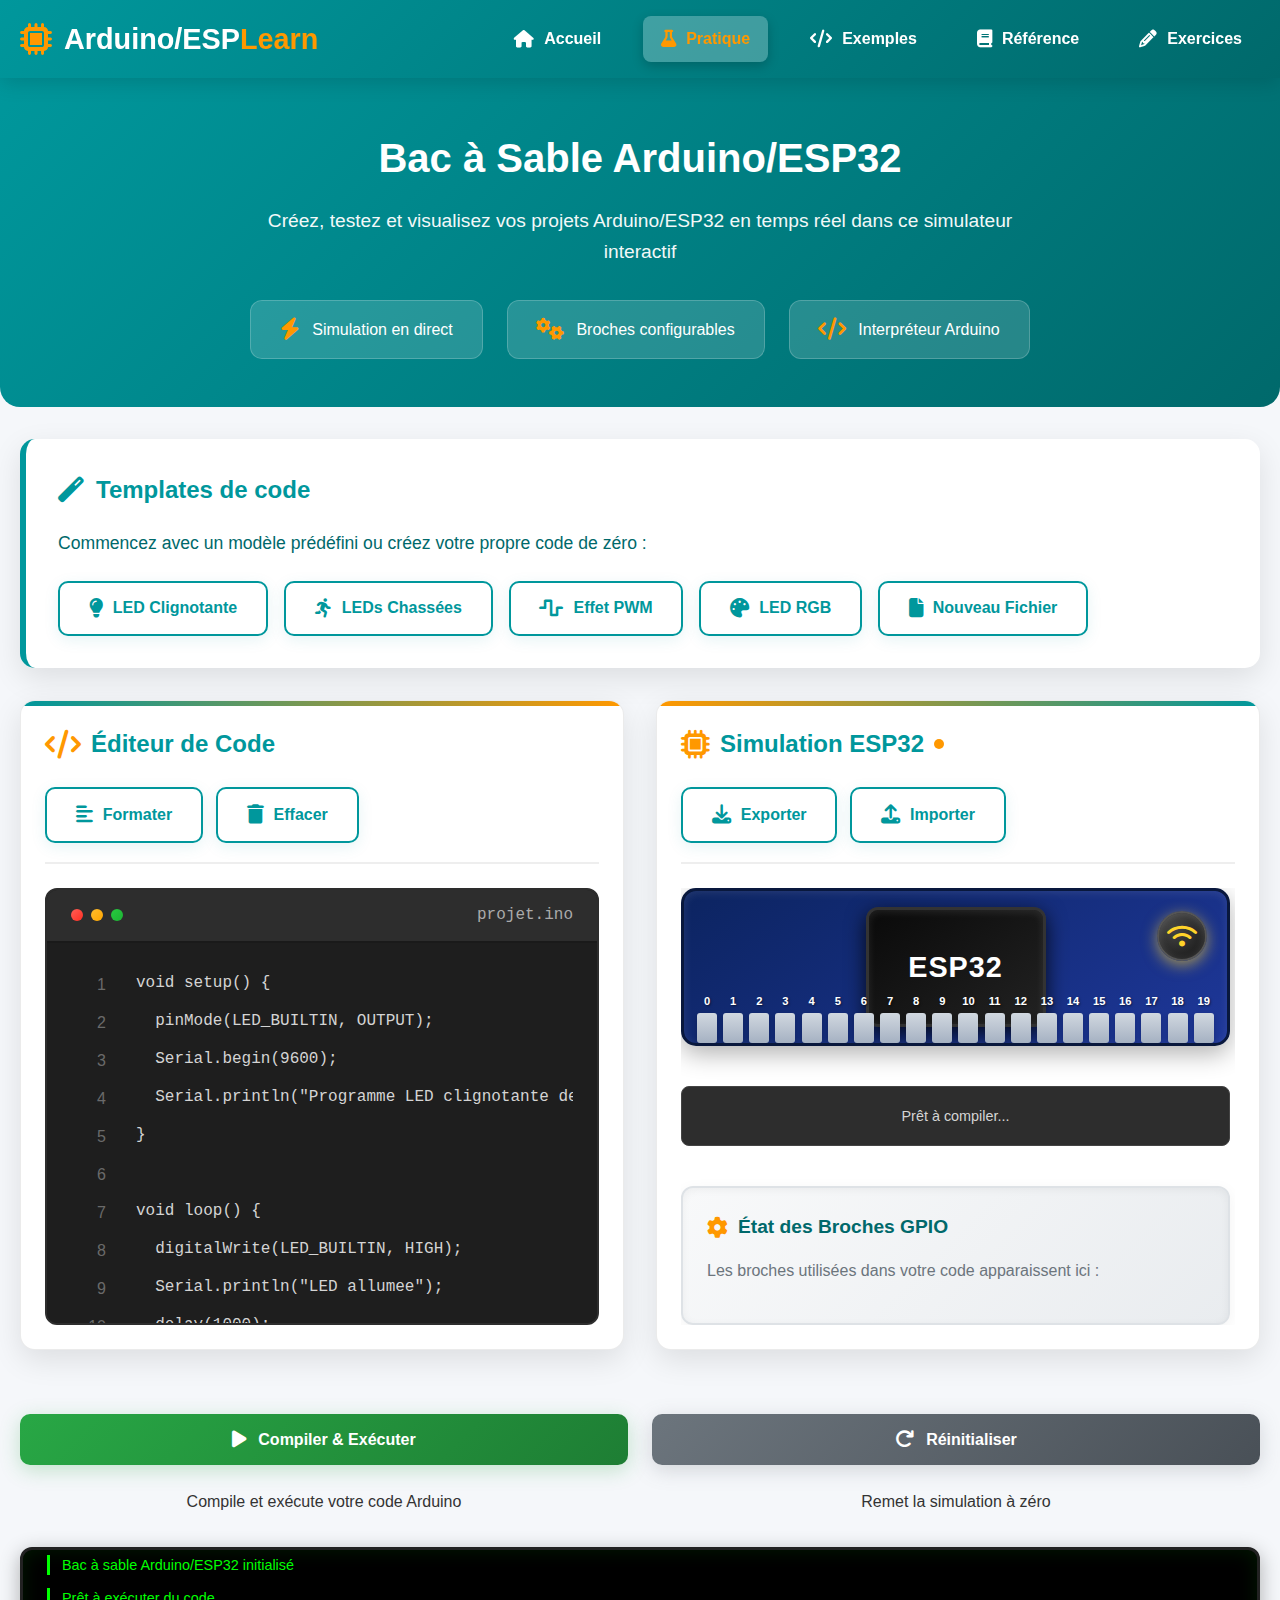
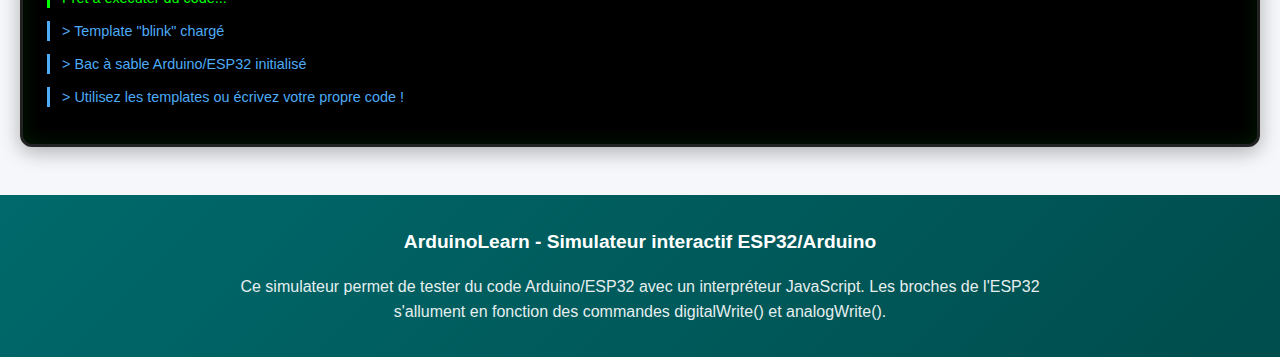
<file: pratique.html>
<!DOCTYPE html>
<html lang="fr">

<head>
  <meta charset="UTF-8">
  <meta name="viewport" content="width=device-width, initial-scale=1.0">
  <title>ArduinoLearn - Bac à Sable Pratique</title>
  <link rel="stylesheet" href="https://cdnjs.cloudflare.com/ajax/libs/font-awesome/6.4.0/css/all.min.css">
  <style>
    :root {
      --primary-color: #00979c;
      --secondary-color: #00696b;
      --accent-color: #ff9800;
      --light-color: #f8f9fa;
      --dark-color: #333;
      --gray-color: #6c757d;
      --success-color: #28a745;
      --danger-color: #dc3545;
      --warning-color: #ffc107;
      --info-color: #17a2b8;
      --code-editor-bg: #1e1e1e;
      --code-text-color: #d4d4d4;
      --serial-bg: #000;
      --serial-text: #00ff00;
      --esp32-blue: #1e3799;
      --esp32-dark: #0c2461;
      --card-shadow: 0 10px 30px rgba(0, 0, 0, 0.1);
      --hover-shadow: 0 15px 40px rgba(0, 0, 0, 0.15);
    }

    * {
      margin: 0;
      padding: 0;
      box-sizing: border-box;
      font-family: 'Segoe UI', Tahoma, Geneva, Verdana, sans-serif;
    }

    body {
      background-color: #f5f7fa;
      color: var(--dark-color);
      line-height: 1.6;
      min-height: 100vh;
      overflow-x: hidden;
    }

    .container {
      width: 100%;
      max-width: 1400px;
      margin: 0 auto;
      padding: 0 20px;
    }

    /* Header Styles */
    header {
      background: linear-gradient(135deg, var(--primary-color), var(--secondary-color));
      color: white;
      padding: 1rem 0;
      box-shadow: 0 4px 20px rgba(0, 0, 0, 0.15);
      position: sticky;
      top: 0;
      z-index: 1000;
    }

    .header-content {
      display: flex;
      justify-content: space-between;
      align-items: center;
      flex-wrap: wrap;
    }

    .logo {
      font-size: 1.8rem;
      font-weight: 800;
      display: flex;
      align-items: center;
      gap: 12px;
    }

    .logo i {
      color: var(--accent-color);
      font-size: 2rem;
    }

    .logo span {
      color: var(--accent-color);
    }

    nav ul {
      display: flex;
      list-style: none;
      gap: 1.5rem;
      align-items: center;
    }

    nav ul li a {
      color: white;
      text-decoration: none;
      font-weight: 600;
      transition: all 0.3s ease;
      padding: 10px 18px;
      border-radius: 8px;
      display: flex;
      align-items: center;
      gap: 10px;
      font-size: 1rem;
    }

    nav ul li a:hover {
      background: rgba(255, 255, 255, 0.15);
      transform: translateY(-2px);
    }

    nav ul li a.active {
      background: rgba(255, 255, 255, 0.25);
      color: var(--accent-color);
      box-shadow: 0 4px 12px rgba(0, 0, 0, 0.2);
    }

    nav ul li a i {
      font-size: 1.1rem;
    }

    /* Hero Section */
    .hero {
      background: linear-gradient(135deg, var(--primary-color), var(--secondary-color));
      color: white;
      padding: 3rem 0;
      text-align: center;
      margin-bottom: 2rem;
      border-radius: 0 0 20px 20px;
    }

    .hero h1 {
      font-size: 2.5rem;
      margin-bottom: 1rem;
      font-weight: 800;
    }

    .hero p {
      font-size: 1.2rem;
      max-width: 800px;
      margin: 0 auto 1.5rem;
      opacity: 0.95;
      line-height: 1.6;
    }

    .hero-features {
      display: flex;
      gap: 1.5rem;
      justify-content: center;
      margin-top: 2rem;
      flex-wrap: wrap;
    }

    .hero-feature {
      background: rgba(255, 255, 255, 0.15);
      padding: 1rem 1.8rem;
      border-radius: 12px;
      display: flex;
      align-items: center;
      gap: 12px;
      font-size: 1rem;
      border: 1px solid rgba(255, 255, 255, 0.2);
      transition: all 0.3s ease;
    }

    .hero-feature:hover {
      background: rgba(255, 255, 255, 0.25);
      transform: translateY(-5px);
      box-shadow: 0 8px 20px rgba(0, 0, 0, 0.2);
    }

    .hero-feature i {
      font-size: 1.4rem;
      color: var(--accent-color);
    }

    /* Code Template Section */
    .code-template {
      background: white;
      padding: 2rem;
      border-radius: 15px;
      margin-bottom: 2rem;
      box-shadow: var(--card-shadow);
      border-left: 6px solid var(--primary-color);
    }

    .template-title {
      color: var(--primary-color);
      margin-bottom: 1.2rem;
      display: flex;
      align-items: center;
      gap: 12px;
      font-size: 1.5rem;
      font-weight: 700;
    }

    .template-title i {
      font-size: 1.6rem;
    }

    .code-template p {
      color: var(--secondary-color);
      margin-bottom: 1.5rem;
      font-size: 1.1rem;
      line-height: 1.6;
    }

    .template-buttons {
      display: flex;
      gap: 1rem;
      flex-wrap: wrap;
      margin-top: 1.5rem;
    }

    .template-btn {
      padding: 1rem 1.8rem;
      background: white;
      border: 2px solid var(--primary-color);
      border-radius: 10px;
      cursor: pointer;
      font-weight: 600;
      color: var(--primary-color);
      transition: all 0.3s ease;
      display: flex;
      align-items: center;
      gap: 10px;
      font-size: 1rem;
      box-shadow: 0 4px 15px rgba(0, 151, 156, 0.1);
    }

    .template-btn:hover {
      background: var(--primary-color);
      color: white;
      transform: translateY(-3px);
      box-shadow: 0 8px 25px rgba(0, 151, 156, 0.25);
    }

    .template-btn i {
      font-size: 1.2rem;
    }

    /* Main Layout Grid */
    .main-layout {
      display: grid;
      grid-template-columns: 1fr;
      gap: 2rem;
      margin-bottom: 3rem;
    }

    .main-section {
      display: grid;
      grid-template-columns: 1fr 1fr;
      gap: 2rem;
      height: 650px;
    }

    @media (max-width: 1200px) {
      .main-section {
        grid-template-columns: 1fr;
        height: auto;
      }
    }

    /* Code Panel */
    .code-panel {
      background: white;
      border-radius: 15px;
      padding: 1.5rem;
      box-shadow: var(--card-shadow);
      display: flex;
      flex-direction: column;
      height: 100%;
      overflow: hidden;
      border: 1px solid rgba(0, 0, 0, 0.08);
      position: relative;
    }

    .code-panel::before {
      content: '';
      position: absolute;
      top: 0;
      left: 0;
      right: 0;
      height: 5px;
      background: linear-gradient(90deg, var(--primary-color), var(--accent-color));
      border-radius: 15px 15px 0 0;
    }

    .panel-header {
      display: flex;
      justify-content: space-between;
      align-items: center;
      margin-bottom: 1.5rem;
      padding-bottom: 1.2rem;
      border-bottom: 2px solid #eee;
      flex-wrap: wrap;
      gap: 1.5rem;
    }

    .panel-title {
      color: var(--primary-color);
      font-size: 1.5rem;
      display: flex;
      align-items: center;
      gap: 10px;
      font-weight: 700;
    }

    .panel-title i {
      font-size: 1.8rem;
      color: var(--accent-color);
    }

    .panel-actions {
      display: flex;
      gap: 0.8rem;
      flex-wrap: wrap;
    }

    /* Code Editor */
    .code-editor {
      flex: 1;
      background: var(--code-editor-bg);
      border-radius: 12px;
      overflow: hidden;
      border: 2px solid #2d2d2d;
      display: flex;
      flex-direction: column;
      min-height: 300px;
    }

    .editor-header {
      background: #2d2d2d;
      padding: 0.8rem 1.5rem;
      display: flex;
      justify-content: space-between;
      align-items: center;
      border-bottom: 2px solid #1a1a1a;
    }

    .editor-dots {
      display: flex;
      gap: 8px;
    }

    .editor-dot {
      width: 12px;
      height: 12px;
      border-radius: 50%;
    }

    .editor-dot.red {
      background: linear-gradient(135deg, #ff5f56, #ff2e23);
    }

    .editor-dot.yellow {
      background: linear-gradient(135deg, #ffbd2e, #ffa500);
    }

    .editor-dot.green {
      background: linear-gradient(135deg, #27ca3f, #1db334);
    }

    .editor-filename {
      color: #aaa;
      font-family: 'Consolas', 'Monaco', monospace;
      font-size: 1rem;
      font-weight: 500;
    }

    .editor-content {
      flex: 1;
      padding: 1.5rem;
      font-family: 'Consolas', 'Monaco', 'Courier New', monospace;
      font-size: 1rem;
      line-height: 1.5;
      color: var(--code-text-color);
      tab-size: 4;
      overflow-y: auto;
      background: var(--code-editor-bg);
    }

    .editor-content::-webkit-scrollbar {
      width: 10px;
    }

    .editor-content::-webkit-scrollbar-track {
      background: #1a1a1a;
      border-radius: 5px;
    }

    .editor-content::-webkit-scrollbar-thumb {
      background: #444;
      border-radius: 5px;
      border: 2px solid #1a1a1a;
    }

    .code-line {
      padding: 4px 0;
      min-height: 28px;
      position: relative;
      display: flex;
      align-items: center;
      margin-bottom: 2px;
    }

    .line-number {
      width: 50px;
      color: #6a6a6a;
      text-align: right;
      padding-right: 15px;
      user-select: none;
      font-size: 1rem;
      flex-shrink: 0;
      font-weight: 400;
    }

    .code-input {
      background: transparent;
      border: none;
      outline: none;
      font-family: 'Consolas', 'Monaco', 'Courier New', monospace;
      font-size: 1rem;
      color: var(--code-text-color);
      flex: 1;
      padding: 0 15px;
      min-height: 28px;
      resize: none;
      overflow: hidden;
      line-height: 1.5;
      white-space: pre;
      overflow-x: auto;
    }

    .code-input:focus {
      background-color: rgba(255, 255, 255, 0.08);
      border-radius: 4px;
    }

    .code-input::-webkit-scrollbar {
      height: 4px;
    }

    .code-input::-webkit-scrollbar-track {
      background: transparent;
    }

    .code-input::-webkit-scrollbar-thumb {
      background: #666;
      border-radius: 2px;
    }

    /* Simulation Panel */
    .simulation-panel {
      background: white;
      border-radius: 15px;
      padding: 1.5rem;
      box-shadow: var(--card-shadow);
      display: flex;
      flex-direction: column;
      height: 100%;
      overflow: hidden;
      border: 1px solid rgba(0, 0, 0, 0.08);
      position: relative;
    }

    .simulation-panel::before {
      content: '';
      position: absolute;
      top: 0;
      left: 0;
      right: 0;
      height: 5px;
      background: linear-gradient(90deg, var(--accent-color), var(--primary-color));
      border-radius: 15px 15px 0 0;
    }

    /* Simulation Content Layout */
    .simulation-content {
      flex: 1;
      display: flex;
      flex-direction: column;
      gap: 1.5rem;
      overflow-y: auto;
      padding-right: 5px;
    }

    .simulation-content::-webkit-scrollbar {
      width: 8px;
    }

    .simulation-content::-webkit-scrollbar-track {
      background: #f1f1f1;
      border-radius: 4px;
    }

    .simulation-content::-webkit-scrollbar-thumb {
      background: var(--primary-color);
      border-radius: 4px;
    }

    /* ESP32 Board */
    .esp32-board {
      width: 100%;
      height: 200px;
      background: linear-gradient(145deg, var(--esp32-dark), var(--esp32-blue));
      border-radius: 15px;
      position: relative;
      box-shadow: 
        0 8px 25px rgba(0, 0, 0, 0.3),
        inset 0 2px 10px rgba(255, 255, 255, 0.1);
      border: 3px solid #09183d;
      overflow: hidden;
    }

    .esp32-chip {
      position: absolute;
      top: 50%;
      left: 50%;
      transform: translate(-50%, -50%);
      width: 180px;
      height: 120px;
      background: linear-gradient(145deg, #0a0a0a, #222);
      border-radius: 12px;
      color: white;
      display: flex;
      justify-content: center;
      align-items: center;
      font-size: 1.8rem;
      font-weight: 900;
      box-shadow: 
        0 6px 20px rgba(0, 0, 0, 0.8),
        inset 0 2px 8px rgba(255, 255, 255, 0.1);
      border: 3px solid #333;
      letter-spacing: 1px;
    }

    .esp32-antenna {
      position: absolute;
      top: 20px;
      right: 20px;
      width: 50px;
      height: 50px;
      border-radius: 50%;
      background: radial-gradient(circle at 35% 35%, #444, #111);
      display: flex;
      justify-content: center;
      align-items: center;
      color: #ffd32a;
      box-shadow: 
        0 4px 15px rgba(255, 211, 42, 0.6),
        inset 0 2px 8px rgba(255, 255, 255, 0.2);
      border: 2px solid #555;
    }

    .esp32-antenna i {
      font-size: 1.5rem;
    }

    /* ESP32 Pins */
    .esp32-pins {
      position: absolute;
      bottom: 0;
      left: 0;
      right: 0;
      height: 40px;
      display: flex;
      justify-content: space-around;
      padding: 0 10px;
    }

    .pin {
      width: 20px;
      height: 30px;
      background: linear-gradient(to bottom, #d1d8e0, #a5b1c2);
      border-radius: 3px;
      position: relative;
      margin-top: 10px;
      transition: all 0.3s ease;
      box-shadow: 0 2px 5px rgba(0, 0, 0, 0.2);
    }

    .pin.active {
      background: linear-gradient(to bottom, #ffd32a, #ffa801);
      box-shadow: 0 0 15px rgba(255, 211, 42, 0.7);
    }

    .pin-label {
      position: absolute;
      top: -20px;
      left: 50%;
      transform: translateX(-50%);
      font-size: 0.7rem;
      color: white;
      font-weight: bold;
      text-shadow: 1px 1px 2px rgba(0, 0, 0, 0.5);
      white-space: nowrap;
    }

    /* GPIO Visualization */
    .gpio-status {
      display: grid;
      grid-template-columns: repeat(auto-fill, minmax(120px, 1fr));
      gap: 1rem;
      margin-top: 1rem;
    }

    .gpio-item {
      background: white;
      border-radius: 8px;
      padding: 1rem;
      border: 2px solid #e0e0e0;
      transition: all 0.3s ease;
      position: relative;
      overflow: hidden;
    }

    .gpio-item.active {
      border-color: var(--primary-color);
      box-shadow: 0 5px 15px rgba(0, 151, 156, 0.2);
    }

    .gpio-item.output-high {
      background: linear-gradient(135deg, #4CAF50, #2E7D32);
      color: white;
    }

    .gpio-item.output-low {
      background: linear-gradient(135deg, #f8f9fa, #e9ecef);
    }

    .gpio-item.pwm {
      border-color: #FF9800;
      background: linear-gradient(135deg, #fff3e0, #ffe0b2);
      animation: pwmPulse 2s infinite;
    }

    @keyframes pwmPulse {
      0%, 100% { opacity: 1; }
      50% { opacity: 0.7; }
    }

    .gpio-label {
      font-weight: 700;
      font-size: 1rem;
      margin-bottom: 8px;
      display: flex;
      align-items: center;
      gap: 8px;
    }

    .gpio-label i {
      font-size: 0.9rem;
    }

    .gpio-value {
      font-size: 0.9rem;
      font-family: 'Consolas', monospace;
      padding: 4px 8px;
      background: rgba(255, 255, 255, 0.2);
      border-radius: 4px;
      text-align: center;
    }

    /* Configuration Section */
    .config-section {
      background: linear-gradient(135deg, #f8f9fa, #e9ecef);
      border-radius: 12px;
      padding: 1.5rem;
      border: 2px solid #dee2e6;
      box-shadow: 
        inset 0 2px 8px rgba(0, 0, 0, 0.05),
        0 4px 15px rgba(0, 0, 0, 0.05);
    }

    .config-title {
      color: var(--secondary-color);
      margin-bottom: 1rem;
      display: flex;
      align-items: center;
      gap: 10px;
      font-size: 1.2rem;
      font-weight: 700;
    }

    .config-title i {
      color: var(--accent-color);
      font-size: 1.3rem;
    }

    .config-section p {
      color: var(--gray-color);
      margin-bottom: 1rem;
      font-size: 1rem;
      line-height: 1.5;
    }

    /* Controls Section */
    .controls-section {
      display: grid;
      grid-template-columns: repeat(auto-fit, minmax(200px, 1fr));
      gap: 1.5rem;
      margin-top: 2rem;
    }

    .control-group {
      display: flex;
      flex-direction: column;
      gap: 1rem;
    }

    .control-btn {
      padding: 1rem 1.5rem;
      background: linear-gradient(135deg, var(--primary-color), var(--secondary-color));
      color: white;
      border: none;
      border-radius: 10px;
      cursor: pointer;
      font-weight: 700;
      transition: all 0.3s ease;
      display: flex;
      align-items: center;
      justify-content: center;
      gap: 12px;
      font-size: 1rem;
      box-shadow: 0 5px 20px rgba(0, 151, 156, 0.25);
    }

    .control-btn:hover {
      transform: translateY(-5px);
      box-shadow: 0 10px 30px rgba(0, 151, 156, 0.35);
    }

    .control-btn i {
      font-size: 1.2rem;
    }

    .control-btn.run {
      background: linear-gradient(135deg, var(--success-color), #1e7e34);
      box-shadow: 0 5px 20px rgba(40, 167, 69, 0.25);
    }

    .control-btn.reset {
      background: linear-gradient(135deg, var(--gray-color), #495057);
      box-shadow: 0 5px 20px rgba(108, 117, 125, 0.25);
    }

    /* Serial Monitor */
    .serial-monitor {
      background: var(--serial-bg);
      color: var(--serial-text);
      font-family: 'Consolas', 'Monaco', 'Courier New', monospace;
      padding: 1.5rem;
      border-radius: 12px;
      height: 200px;
      overflow-y: auto;
      border: 3px solid #222;
      box-shadow: 
        inset 0 0 20px rgba(0, 255, 0, 0.1),
        0 5px 20px rgba(0, 0, 0, 0.3);
    }

    .serial-monitor::-webkit-scrollbar {
      width: 10px;
    }

    .serial-monitor::-webkit-scrollbar-track {
      background: #111;
      border-radius: 5px;
    }

    .serial-monitor::-webkit-scrollbar-thumb {
      background: var(--serial-text);
      border-radius: 5px;
      border: 2px solid #111;
    }

    .serial-line {
      margin-bottom: 0.8rem;
      font-size: 0.9rem;
      line-height: 1.4;
      padding-left: 12px;
      border-left: 3px solid var(--serial-text);
    }

    .serial-line.error {
      color: #ff6b6b;
      border-left-color: #ff6b6b;
    }

    .serial-line.info {
      color: #4dabf7;
      border-left-color: #4dabf7;
    }

    .serial-line.success {
      color: #69db7c;
      border-left-color: #69db7c;
    }

    /* Compilation Block */
    .compilation-block {
      background: #2d2d2d;
      border-radius: 8px;
      padding: 1rem;
      margin: 1rem 0;
      color: #d4d4d4;
      font-family: 'Consolas', monospace;
      font-size: 0.9rem;
      min-height: 60px;
      display: flex;
      align-items: center;
      justify-content: center;
      border: 1px solid #444;
    }

    .compilation-success {
      color: #69db7c;
      font-weight: bold;
    }

    .compilation-error {
      color: #ff6b6b;
      font-weight: bold;
    }

    /* Footer */
    footer {
      background: linear-gradient(135deg, var(--secondary-color), #004d4d);
      color: white;
      padding: 2rem 0;
      margin-top: 3rem;
    }

    .footer-content {
      text-align: center;
    }

    .footer-content p {
      margin-bottom: 1rem;
      font-size: 1.2rem;
      font-weight: 700;
    }

    .footer-info {
      opacity: 0.9;
      margin-top: 1rem;
      font-size: 1rem;
      max-width: 800px;
      margin: 1rem auto 0;
      line-height: 1.6;
    }

    /* Status indicators */
    .status-indicator {
      display: inline-block;
      width: 10px;
      height: 10px;
      border-radius: 50%;
      margin-right: 8px;
    }

    .status-running {
      background-color: var(--success-color);
      animation: pulse 1s infinite;
    }

    .status-stopped {
      background-color: var(--danger-color);
    }

    .status-ready {
      background-color: var(--accent-color);
    }

    /* Responsive Design */
    @media (max-width: 992px) {
      .main-section {
        height: auto;
        gap: 1.5rem;
      }
      
      .code-panel, .simulation-panel {
        height: 600px;
      }
      
      .gpio-status {
        grid-template-columns: repeat(auto-fill, minmax(100px, 1fr));
      }
      
      .esp32-board {
        height: 180px;
      }
      
      .esp32-chip {
        width: 150px;
        height: 100px;
        font-size: 1.5rem;
      }
    }

    @media (max-width: 768px) {
      .header-content {
        flex-direction: column;
        text-align: center;
        gap: 1.5rem;
      }
      
      nav ul {
        justify-content: center;
        flex-wrap: wrap;
        gap: 1rem;
      }
      
      nav ul li a {
        padding: 8px 14px;
        font-size: 0.9rem;
      }
      
      .hero {
        padding: 2rem 0;
      }
      
      .hero h1 {
        font-size: 2rem;
      }
      
      .hero p {
        font-size: 1.1rem;
      }
      
      .hero-features {
        flex-direction: column;
        align-items: center;
        gap: 1rem;
      }
      
      .hero-feature {
        width: 100%;
        max-width: 350px;
        justify-content: center;
      }
      
      .panel-header {
        flex-direction: column;
        align-items: flex-start;
        gap: 1rem;
      }
      
      .panel-actions {
        width: 100%;
        justify-content: center;
      }
      
      .template-buttons {
        justify-content: center;
      }
      
      .controls-section {
        grid-template-columns: 1fr;
      }
      
      .code-panel, .simulation-panel {
        height: 500px;
      }
      
      .gpio-status {
        grid-template-columns: repeat(3, 1fr);
      }
    }

    @media (max-width: 576px) {
      .container {
        padding: 0 15px;
      }
      
      .code-panel, .simulation-panel {
        padding: 1.2rem;
      }
      
      .panel-title {
        font-size: 1.3rem;
      }
      
      .editor-content {
        padding: 1.2rem;
      }
      
      .gpio-status {
        grid-template-columns: repeat(2, 1fr);
      }
      
      .hero h1 {
        font-size: 1.8rem;
      }
      
      .hero p {
        font-size: 1rem;
      }
      
      .logo {
        font-size: 1.5rem;
      }
      
      .esp32-board {
        height: 150px;
      }
      
      .esp32-chip {
        width: 120px;
        height: 80px;
        font-size: 1.3rem;
      }
    }

    /* Animations */
    @keyframes fadeIn {
      from { opacity: 0; transform: translateY(20px); }
      to { opacity: 1; transform: translateY(0); }
    }

    .fade-in {
      animation: fadeIn 0.6s ease-out;
    }

    @keyframes pulse {
      0% { opacity: 0.6; }
      50% { opacity: 1; }
      100% { opacity: 0.6; }
    }

    .pulse {
      animation: pulse 2s infinite;
    }

    /* Utility Classes */
    .text-center { text-align: center; }
    .mt-1 { margin-top: 0.5rem; }
    .mt-2 { margin-top: 1rem; }
    .mt-3 { margin-top: 1.5rem; }
    .mb-1 { margin-bottom: 0.5rem; }
    .mb-2 { margin-bottom: 1rem; }
    .mb-3 { margin-bottom: 1.5rem; }
  </style>
</head>

<body>
  <!-- Header -->
  <header>
    <div class="container header-content">
      <div class="logo">
        <i class="fas fa-microchip"></i>
        <div>Arduino/ESP<span>Learn</span></div>
      </div>
      <nav>
        <ul>
          <li><a href="index.html"><i class="fas fa-home"></i> Accueil</a></li>
          <li><a href="./pratique.html" class="active"><i class="fas fa-flask"></i> Pratique</a></li>
          <li><a href="./exemple.html"><i class="fas fa-code"></i> Exemples</a></li>
          <li><a href="#references"><i class="fas fa-book"></i> Référence</a></li>
          <li><a href="./exercice.html"><i class="fas fa-pencil-alt"></i> Exercices</a></li>
        </ul>
      </nav>
    </div>
  </header>

  <!-- Hero Section -->
  <section class="hero">
    <div class="container">
      <h1>Bac à Sable Arduino/ESP32</h1>
      <p>Créez, testez et visualisez vos projets Arduino/ESP32 en temps réel dans ce simulateur interactif</p>
      <div class="hero-features">
        <div class="hero-feature">
          <i class="fas fa-bolt"></i>Simulation en direct
        </div>
        <div class="hero-feature">
          <i class="fas fa-cogs"></i>Broches configurables
        </div>
        <div class="hero-feature">
          <i class="fas fa-code"></i>Interpréteur Arduino
        </div>
      </div>
    </div>
  </section>

  <!-- Main Content -->
  <div class="container">
    <!-- Code Templates -->
    <div class="code-template fade-in">
      <h3 class="template-title"><i class="fas fa-magic"></i> Templates de code</h3>
      <p>Commencez avec un modèle prédéfini ou créez votre propre code de zéro :</p>
      <div class="template-buttons">
        <button class="template-btn" onclick="loadTemplate('blink')">
          <i class="fas fa-lightbulb"></i> LED Clignotante
        </button>
        <button class="template-btn" onclick="loadTemplate('chase')">
          <i class="fas fa-running"></i> LEDs Chassées
        </button>
        <button class="template-btn" onclick="loadTemplate('pwm')">
          <i class="fas fa-wave-square"></i> Effet PWM
        </button>
        <button class="template-btn" onclick="loadTemplate('rgb')">
          <i class="fas fa-palette"></i> LED RGB
        </button>
        <button class="template-btn" onclick="loadTemplate('empty')">
          <i class="fas fa-file"></i> Nouveau Fichier
        </button>
      </div>
    </div>

    <!-- Main Layout -->
    <div class="main-layout">
      <!-- Main Section with Two Columns -->
      <div class="main-section">
        <!-- Code Panel -->
        <div class="code-panel fade-in">
          <div class="panel-header">
            <h2 class="panel-title"><i class="fas fa-code"></i> Éditeur de Code</h2>
            <div class="panel-actions">
              <button class="template-btn" onclick="formatCode()">
                <i class="fas fa-align-left"></i> Formater
              </button>
              <button class="template-btn" onclick="clearCode()">
                <i class="fas fa-trash"></i> Effacer
              </button>
            </div>
          </div>

          <div class="code-editor">
            <div class="editor-header">
              <div class="editor-dots">
                <div class="editor-dot red"></div>
                <div class="editor-dot yellow"></div>
                <div class="editor-dot green"></div>
              </div>
              <div class="editor-filename">projet.ino</div>
            </div>
            <div class="editor-content" id="editor-content">
              <!-- Code lines will be generated here -->
            </div>
          </div>
        </div>

        <!-- Simulation Panel -->
        <div class="simulation-panel fade-in">
          <div class="panel-header">
            <h2 class="panel-title">
              <i class="fas fa-microchip"></i> Simulation ESP32
              <span class="status-indicator status-ready" id="simulation-status"></span>
            </h2>
            <div class="panel-actions">
              <button class="template-btn" onclick="exportCode()">
                <i class="fas fa-download"></i> Exporter
              </button>
              <button class="template-btn" onclick="document.getElementById('import-file').click()">
                <i class="fas fa-upload"></i> Importer
              </button>
            </div>
          </div>

          <div class="simulation-content">
            <!-- ESP32 Board -->
            <div class="esp32-board">
              <div class="esp32-chip">ESP32</div>
              <div class="esp32-antenna">
                <i class="fas fa-wifi"></i>
              </div>
              <div class="esp32-pins" id="esp32-pins">
                <!-- Pins will be generated dynamically -->
              </div>
            </div>

            <!-- Compilation Block -->
            <div class="compilation-block" id="compilation-block">
              <div id="compilation-message">Prêt à compiler...</div>
            </div>

            <!-- GPIO Status -->
            <div class="config-section">
              <h3 class="config-title"><i class="fas fa-cog"></i> État des Broches GPIO</h3>
              <p>Les broches utilisées dans votre code apparaissent ici :</p>
              <div class="gpio-status" id="gpio-status">
                <!-- GPIO items will be generated dynamically -->
              </div>
            </div>
          </div>
        </div>
      </div>

      <!-- Controls Section -->
      <div class="controls-section fade-in">
        <div class="control-group">
          <button class="control-btn run" onclick="runCode()" id="run-button">
            <i class="fas fa-play"></i> Compiler & Exécuter
          </button>
          <p class="text-center mt-1">Compile et exécute votre code Arduino</p>
        </div>
        
        <div class="control-group">
          <button class="control-btn reset" onclick="resetSimulation()">
            <i class="fas fa-redo"></i> Réinitialiser
          </button>
          <p class="text-center mt-1">Remet la simulation à zéro</p>
        </div>
      </div>
      
      <!-- Serial Monitor -->
      <div class="serial-monitor" id="serial-monitor">
        <div class="serial-line">Bac à sable Arduino/ESP32 initialisé</div>
        <div class="serial-line">Prêt à exécuter du code...</div>
      </div>
    </div>
  </div>

  <!-- Import file input (hidden) -->
  <input type="file" id="import-file" accept=".ino,.txt" style="display: none;">

  <script>
    // Arduino Simulator Engine
    class ArduinoSimulator {
      constructor() {
        this.pins = {};
        this.variables = {};
        this.serialBuffer = [];
        this.isRunning = false;
        this.loopInterval = null;
        this.delayQueue = [];
        this.pinCallbacks = {};
        this.setupExecuted = false;
        this.lastLoopTime = 0;
        
        // Initialize all pins
        this.initializePins();
        
        // Initialize built-in functions
        this.initializeBuiltins();
      }

      initializePins() {
        // Initialize 20 GPIO pins (0-19)
        for (let i = 0; i < 20; i++) {
          this.pins[i] = {
            mode: 'INPUT',
            value: 0,
            pwmValue: 0,
            pwm: false
          };
        }
      }

      initializeBuiltins() {
        // Constants
        this.variables.HIGH = 1;
        this.variables.LOW = 0;
        this.variables.OUTPUT = 'OUTPUT';
        this.variables.INPUT = 'INPUT';
        this.variables.INPUT_PULLUP = 'INPUT_PULLUP';
        this.variables.LED_BUILTIN = 2; // GPIO2 on ESP32
      }

      // Parse Arduino code
      parseCode(code) {
        const result = {
          setup: '',
          loop: '',
          variables: new Map(),
          pinModes: new Map(),
          digitalWrites: [],
          analogWrites: [],
          delays: [],
          serialPrints: []
        };

        const lines = code.split('\n');
        let inSetup = false;
        let inLoop = false;
        let braceCount = 0;

        for (let line of lines) {
          const trimmed = line.trim();
          
          // Skip empty lines and comments
          if (!trimmed || trimmed.startsWith('//')) continue;

          // Detect setup function
          if (trimmed.includes('void setup()')) {
            inSetup = true;
            inLoop = false;
            continue;
          }

          // Detect loop function
          if (trimmed.includes('void loop()')) {
            inLoop = true;
            inSetup = false;
            continue;
          }

          // Track braces
          if (inSetup || inLoop) {
            braceCount += (trimmed.match(/{/g) || []).length;
            braceCount -= (trimmed.match(/}/g) || []).length;

            if (braceCount === 0 && (inSetup || inLoop)) {
              inSetup = false;
              inLoop = false;
            }
          }

          // Parse pinMode
          if (trimmed.includes('pinMode(')) {
            const match = trimmed.match(/pinMode\s*\(\s*(\d+|LED_BUILTIN)\s*,\s*(INPUT|OUTPUT|INPUT_PULLUP)\s*\)/);
            if (match) {
              const pin = match[1] === 'LED_BUILTIN' ? 2 : parseInt(match[1]);
              const mode = match[2];
              result.pinModes.set(pin, mode);
              
              if (inSetup) result.setup += line + '\n';
              if (inLoop) result.loop += line + '\n';
              continue;
            }
          }

          // Parse digitalWrite
          if (trimmed.includes('digitalWrite(')) {
            const match = trimmed.match(/digitalWrite\s*\(\s*(\d+|LED_BUILTIN)\s*,\s*(HIGH|LOW)\s*\)/);
            if (match) {
              const pin = match[1] === 'LED_BUILTIN' ? 2 : parseInt(match[1]);
              const value = match[2] === 'HIGH' ? 1 : 0;
              result.digitalWrites.push({ pin, value, line });
              
              if (inSetup) result.setup += line + '\n';
              if (inLoop) result.loop += line + '\n';
              continue;
            }
          }

          // Parse analogWrite
          if (trimmed.includes('analogWrite(')) {
            const match = trimmed.match(/analogWrite\s*\(\s*(\d+)\s*,\s*(\d+)\s*\)/);
            if (match) {
              const pin = parseInt(match[1]);
              const value = parseInt(match[2]);
              result.analogWrites.push({ pin, value, line });
              
              if (inSetup) result.setup += line + '\n';
              if (inLoop) result.loop += line + '\n';
              continue;
            }
          }

          // Parse delay
          if (trimmed.includes('delay(')) {
            const match = trimmed.match(/delay\s*\(\s*(\d+)\s*\)/);
            if (match) {
              const ms = parseInt(match[1]);
              result.delays.push({ ms, line });
              
              if (inSetup) result.setup += line + '\n';
              if (inLoop) result.loop += line + '\n';
              continue;
            }
          }

          // Parse Serial.println
          if (trimmed.includes('Serial.println(')) {
            const match = trimmed.match(/Serial\.println\s*\(\s*"([^"]+)"\s*\)/);
            if (match) {
              const message = match[1];
              result.serialPrints.push({ message, line });
              
              if (inSetup) result.setup += line + '\n';
              if (inLoop) result.loop += line + '\n';
              continue;
            }
          }

          // Parse variable declarations
          if (trimmed.match(/^(int|const int)\s+\w+\s*=\s*\d+/)) {
            const match = trimmed.match(/(int|const int)\s+(\w+)\s*=\s*(\d+)/);
            if (match) {
              const name = match[2];
              const value = parseInt(match[3]);
              result.variables.set(name, value);
              
              if (inSetup) result.setup += line + '\n';
              if (inLoop) result.loop += line + '\n';
              continue;
            }
          }

          // Add other lines as-is
          if (inSetup) result.setup += line + '\n';
          if (inLoop) result.loop += line + '\n';
        }

        return result;
      }

      // Execute parsed code
      async execute(parsedCode) {
        this.stop();
        this.isRunning = true;
        this.setupExecuted = false;
        this.serialBuffer = [];

        try {
          // Execute setup
          await this.executeSetup(parsedCode);
          
          // Start loop execution
          this.startLoop(parsedCode);
          
          return true;
        } catch (error) {
          this.logError(`Erreur d'exécution: ${error.message}`);
          return false;
        }
      }

      async executeSetup(parsedCode) {
        if (this.setupExecuted) return;
        
        // Apply pin modes
        for (const [pin, mode] of parsedCode.pinModes) {
          this.pins[pin].mode = mode;
          this.triggerPinChange(pin, mode, 0);
        }

        // Execute digitalWrites in setup
        for (const dw of parsedCode.digitalWrites) {
          if (dw.line.includes('setup')) {
            this.pins[dw.pin].value = dw.value;
            this.triggerPinChange(dw.pin, 'OUTPUT', dw.value);
          }
        }

        // Execute analogWrites in setup
        for (const aw of parsedCode.analogWrites) {
          if (aw.line.includes('setup')) {
            this.pins[aw.pin].pwm = true;
            this.pins[aw.pin].pwmValue = aw.value;
            this.triggerPinChange(aw.pin, 'PWM', aw.value);
          }
        }

        // Execute Serial.println in setup
        for (const sp of parsedCode.serialPrints) {
          if (sp.line.includes('setup')) {
            this.serialBuffer.push(sp.message);
          }
        }

        this.setupExecuted = true;
        this.logInfo('Setup() exécuté avec succès');
      }

      startLoop(parsedCode) {
        if (!this.setupExecuted) {
          this.executeSetup(parsedCode);
        }

        let loopCycle = 0;
        const executeLoopCycle = async () => {
          if (!this.isRunning) return;

          // Execute digitalWrites in loop
          for (const dw of parsedCode.digitalWrites) {
            if (dw.line.includes('loop')) {
              this.pins[dw.pin].value = dw.value;
              this.triggerPinChange(dw.pin, 'OUTPUT', dw.value);
              
              // Log to serial
              const state = dw.value === 1 ? 'HIGH' : 'LOW';
              this.serialBuffer.push(`digitalWrite(${dw.pin}, ${state})`);
            }
          }

          // Execute analogWrites in loop
          for (const aw of parsedCode.analogWrites) {
            if (aw.line.includes('loop')) {
              this.pins[aw.pin].pwm = true;
              this.pins[aw.pin].pwmValue = aw.value;
              this.triggerPinChange(aw.pin, 'PWM', aw.value);
              
              // Log to serial
              this.serialBuffer.push(`analogWrite(${aw.pin}, ${aw.value})`);
            }
          }

          // Execute delays in loop
          for (const delayObj of parsedCode.delays) {
            if (delayObj.line.includes('loop')) {
              this.serialBuffer.push(`delay(${delayObj.ms})`);
              await this.wait(delayObj.ms);
            }
          }

          // Execute Serial.println in loop
          for (const sp of parsedCode.serialPrints) {
            if (sp.line.includes('loop')) {
              this.serialBuffer.push(sp.message);
            }
          }

          loopCycle++;
          
          // Stop after 10 cycles for simulation
          if (loopCycle >= 10) {
            this.serialBuffer.push("Simulation terminée après 10 cycles");
            this.stop();
            return;
          }

          // Schedule next loop cycle
          if (this.isRunning) {
            this.loopInterval = setTimeout(executeLoopCycle, 100);
          }
        };

        executeLoopCycle();
      }

      async wait(ms) {
        return new Promise(resolve => {
          setTimeout(resolve, Math.min(ms, 1000));
        });
      }

      stop() {
        this.isRunning = false;
        if (this.loopInterval) {
          clearTimeout(this.loopInterval);
          this.loopInterval = null;
        }
        this.logInfo('Simulation arrêtée');
      }

      triggerPinChange(pin, mode, value) {
        if (this.pinCallbacks[pin]) {
          this.pinCallbacks[pin](pin, mode, value);
        }
      }

      onPinChange(pin, callback) {
        this.pinCallbacks[pin] = callback;
      }

      logInfo(message) {
        this.serialBuffer.push(`[INFO] ${message}`);
      }

      logError(message) {
        this.serialBuffer.push(`[ERREUR] ${message}`);
      }
    }

    // Global variables
    const simulator = new ArduinoSimulator();
    let simulationRunning = false;
    let currentSimulation = null;

    // Initialize page
    function initPage() {
      // Initialize ESP32 pins visualization
      initESP32Pins();
      
      // Load default template
      loadTemplate('blink');
      
      // Setup import file input
      document.getElementById('import-file').addEventListener('change', importCode);
      
      // Initialize simulation status
      updateSimulationStatus('ready');
      
      addSerialLine("Bac à sable Arduino/ESP32 initialisé", 'info');
      addSerialLine("Utilisez les templates ou écrivez votre propre code !", 'info');
    }

    // Initialize ESP32 pins visualization
    function initESP32Pins() {
      const pinsContainer = document.getElementById('esp32-pins');
      pinsContainer.innerHTML = '';
      
      // Create pins for GPIO 0-19
      for (let i = 0; i < 20; i++) {
        const pin = document.createElement('div');
        pin.className = 'pin';
        pin.id = `esp-pin-${i}`;
        
        const label = document.createElement('div');
        label.className = 'pin-label';
        label.textContent = i;
        
        pin.appendChild(label);
        pinsContainer.appendChild(pin);
        
        // Register callback for pin changes
        simulator.onPinChange(i, (pinNum, mode, value) => {
          updatePinVisualization(pinNum, mode, value);
        });
      }
    }

    // Update pin visualization
    function updatePinVisualization(pin, mode, value) {
      const pinElement = document.getElementById(`esp-pin-${pin}`);
      const gpioItem = document.getElementById(`gpio-item-${pin}`);
      
      if (!pinElement) return;
      
      // Update ESP32 pin
      pinElement.classList.remove('active');
      
      if (mode === 'OUTPUT' && value === 1) {
        pinElement.classList.add('active');
      } else if (mode === 'PWM' && value > 0) {
        pinElement.classList.add('active');
        // Set opacity based on PWM value
        const opacity = 0.3 + (value / 255) * 0.7;
        pinElement.style.opacity = opacity;
      }
      
      // Update GPIO status item
      if (gpioItem) {
        gpioItem.classList.remove('output-high', 'output-low', 'pwm', 'active');
        
        if (mode === 'OUTPUT') {
          if (value === 1) {
            gpioItem.classList.add('output-high', 'active');
          } else {
            gpioItem.classList.add('output-low');
          }
        } else if (mode === 'PWM') {
          gpioItem.classList.add('pwm', 'active');
          const valueSpan = gpioItem.querySelector('.gpio-value');
          if (valueSpan) {
            valueSpan.textContent = `PWM: ${value}`;
          }
        }
      } else if (mode !== 'INPUT') {
        // Create new GPIO item if it doesn't exist
        createGPIOItem(pin, mode, value);
      }
    }

    // Create GPIO status item
    function createGPIOItem(pin, mode, value) {
      const gpioStatus = document.getElementById('gpio-status');
      
      const gpioItem = document.createElement('div');
      gpioItem.className = 'gpio-item';
      gpioItem.id = `gpio-item-${pin}`;
      
      const gpioLabel = document.createElement('div');
      gpioLabel.className = 'gpio-label';
      gpioLabel.innerHTML = `<i class="fas fa-microchip"></i> GPIO${pin}`;
      
      const gpioValue = document.createElement('div');
      gpioValue.className = 'gpio-value';
      
      if (mode === 'OUTPUT') {
        gpioItem.classList.add('output-low');
        gpioValue.textContent = value === 1 ? 'HIGH' : 'LOW';
      } else if (mode === 'PWM') {
        gpioItem.classList.add('pwm');
        gpioValue.textContent = `PWM: ${value}`;
      } else {
        gpioValue.textContent = 'INPUT';
      }
      
      gpioItem.appendChild(gpioLabel);
      gpioItem.appendChild(gpioValue);
      gpioStatus.appendChild(gpioItem);
    }

    // Load code template
    function loadTemplate(templateName) {
      const templates = {
        blink: `void setup() {
  pinMode(LED_BUILTIN, OUTPUT);
  Serial.begin(9600);
  Serial.println("Programme LED clignotante demarre");
}

void loop() {
  digitalWrite(LED_BUILTIN, HIGH);
  Serial.println("LED allumee");
  delay(1000);
  
  digitalWrite(LED_BUILTIN, LOW);
  Serial.println("LED eteinte");
  delay(1000);
}`,
        chase: `const int leds[] = {2, 4, 5, 18};
const int numLeds = 4;

void setup() {
  for(int i = 0; i < numLeds; i++) {
    pinMode(leds[i], OUTPUT);
  }
  Serial.begin(9600);
  Serial.println("LEDs chassees demarre");
}

void loop() {
  for(int i = 0; i < numLeds; i++) {
    digitalWrite(leds[i], HIGH);
    delay(200);
    digitalWrite(leds[i], LOW);
  }
  delay(500);
}`,
        pwm: `const int ledPin = 15;
int brightness = 0;
int fadeAmount = 5;

void setup() {
  pinMode(ledPin, OUTPUT);
  Serial.begin(9600);
  Serial.println("Effet PWM demarre");
}

void loop() {
  analogWrite(ledPin, brightness);
  Serial.print("PWM: ");
  Serial.println(brightness);
  
  brightness = brightness + fadeAmount;
  
  if (brightness <= 0 || brightness >= 255) {
    fadeAmount = -fadeAmount;
  }
  
  delay(30);
}`,
        rgb: `const int redPin = 12;
const int greenPin = 13;
const int bluePin = 14;

void setup() {
  pinMode(redPin, OUTPUT);
  pinMode(greenPin, OUTPUT);
  pinMode(bluePin, OUTPUT);
  Serial.begin(9600);
  Serial.println("LED RGB demarre");
}

void setColor(int red, int green, int blue) {
  analogWrite(redPin, red);
  analogWrite(greenPin, green);
  analogWrite(bluePin, blue);
}

void loop() {
  setColor(255, 0, 0);
  Serial.println("Rouge");
  delay(1000);
  
  setColor(0, 255, 0);
  Serial.println("Vert");
  delay(1000);
  
  setColor(0, 0, 255);
  Serial.println("Bleu");
  delay(1000);
  
  setColor(255, 255, 0);
  Serial.println("Jaune");
  delay(1000);
  
  setColor(255, 0, 255);
  Serial.println("Magenta");
  delay(1000);
  
  setColor(0, 255, 255);
  Serial.println("Cyan");
  delay(1000);
}`,
        empty: `void setup() {
  // Configurez vos broches ici
}

void loop() {
  // Votre code principal ici
}`
      };
      
      if (templates[templateName]) {
        loadCode(templates[templateName]);
        addSerialLine(`Template "${templateName}" chargé`, 'info');
      }
    }

    // Load code into editor
    function loadCode(code) {
      const editorContent = document.getElementById('editor-content');
      const lines = code.split('\n');
      
      editorContent.innerHTML = '';
      lines.forEach((line, index) => {
        const lineDiv = document.createElement('div');
        lineDiv.className = 'code-line';
        
        const lineNumber = document.createElement('span');
        lineNumber.className = 'line-number';
        lineNumber.textContent = index + 1;
        
        const codeInput = document.createElement('textarea');
        codeInput.className = 'code-input';
        codeInput.value = line;
        codeInput.setAttribute('data-line', index);
        codeInput.setAttribute('rows', '1');
        
        // Auto-resize textarea
        codeInput.addEventListener('input', function() {
          this.style.height = 'auto';
          this.style.height = (this.scrollHeight) + 'px';
        });
        
        lineDiv.appendChild(lineNumber);
        lineDiv.appendChild(codeInput);
        editorContent.appendChild(lineDiv);
      });
      
      // Trigger resize for all textareas
      document.querySelectorAll('.code-input').forEach(textarea => {
        textarea.style.height = 'auto';
        textarea.style.height = (textarea.scrollHeight) + 'px';
      });
      
      // Add event listeners
      attachCodeInputListeners();
    }

    // Format code
    function formatCode() {
      addSerialLine("Formatage du code...", 'info');
      const codeInputs = document.querySelectorAll('.code-input');
      let indentLevel = 0;
      
      codeInputs.forEach(input => {
        const line = input.value.trim();
        
        if (line.includes('}')) indentLevel--;
        
        const indent = '  '.repeat(Math.max(0, indentLevel));
        if (line && !line.startsWith(indent)) {
          input.value = indent + line;
        }
        
        if (line.includes('{')) indentLevel++;
      });
      
      addSerialLine("Code formaté", 'info');
    }

    // Clear code
    function clearCode() {
      if (confirm("Voulez-vous vraiment effacer tout le code?")) {
        loadCode(`void setup() {
  // Configurez vos broches ici
}

void loop() {
  // Votre code principal ici
}`);
        addSerialLine("Code effacé", 'info');
      }
    }

    // Get current code
    function getCurrentCode() {
      const codeInputs = document.querySelectorAll('.code-input');
      return Array.from(codeInputs).map(input => input.value).join('\n');
    }

    // Run code
    async function runCode() {
      if (simulationRunning) {
        stopSimulation();
        return;
      }
      
      const code = getCurrentCode();
      
      if (!code.trim()) {
        addSerialLine("ERREUR: Le code est vide", 'error');
        return;
      }
      
      // Clear previous simulation
      resetVisualization();
      
      // Show compilation
      const compilationBlock = document.getElementById('compilation-block');
      const compilationMessage = document.getElementById('compilation-message');
      compilationMessage.innerHTML = '<span class="compilation-success">Compilation en cours...</span>';
      compilationBlock.style.display = 'flex';
      
      addSerialLine("=== Compilation et exécution ===", 'info');
      updateSimulationStatus('running');
      
      try {
        // Parse and validate code
        const parsedCode = simulator.parseCode(code);
        
        // Check for syntax errors
        let hasErrors = false;
        const errorLines = [];
        
        // Basic syntax check
        const lines = code.split('\n');
        lines.forEach((line, index) => {
          const trimmed = line.trim();
          if (trimmed && !trimmed.startsWith('//')) {
            // Check for missing semicolons (except for function definitions and control structures)
            if (!trimmed.endsWith(';') && 
                !trimmed.endsWith('{') && 
                !trimmed.endsWith('}') &&
                !trimmed.includes('void ') &&
                !trimmed.includes('if(') &&
                !trimmed.includes('for(') &&
                !trimmed.includes('while(') &&
                !trimmed.includes('#') &&
                trimmed.length > 0) {
              errorLines.push(index + 1);
              hasErrors = true;
            }
          }
        });
        
        if (hasErrors) {
          throw new Error(`Erreurs de syntaxe aux lignes: ${errorLines.join(', ')}`);
        }
        
        // Show compilation success
        compilationMessage.innerHTML = '<span class="compilation-success">✓ Compilation réussie!</span>';
        
        // Execute code
        simulationRunning = true;
        const success = await simulator.execute(parsedCode);
        
        if (success) {
          // Start monitoring serial output
          monitorSerialOutput();
        } else {
          updateSimulationStatus('stopped');
        }
      } catch (error) {
        compilationMessage.innerHTML = `<span class="compilation-error">✗ Erreur de compilation: ${error.message}</span>`;
        addSerialLine(`ERREUR: ${error.message}`, 'error');
        updateSimulationStatus('stopped');
      }
    }

    // Monitor serial output
    function monitorSerialOutput() {
      const checkSerial = () => {
        if (simulator.serialBuffer.length > 0) {
          simulator.serialBuffer.forEach(msg => {
            addSerialLine(msg, 'info');
          });
          simulator.serialBuffer = [];
        }
        
        if (simulationRunning) {
          setTimeout(checkSerial, 100);
        }
      };
      
      checkSerial();
    }

    // Stop simulation
    function stopSimulation() {
      simulator.stop();
      simulationRunning = false;
      updateSimulationStatus('stopped');
      addSerialLine("Exécution arrêtée", 'info');
    }

    // Reset simulation
    function resetSimulation() {
      stopSimulation();
      resetVisualization();
      
      // Clear serial monitor except first two lines
      const serialMonitor = document.getElementById('serial-monitor');
      while (serialMonitor.children.length > 2) {
        serialMonitor.removeChild(serialMonitor.lastChild);
      }
      
      // Clear compilation block
      const compilationBlock = document.getElementById('compilation-block');
      compilationBlock.style.display = 'none';
      
      addSerialLine("Simulation réinitialisée", 'info');
      updateSimulationStatus('ready');
    }

    // Reset visualization
    function resetVisualization() {
      // Reset pins
      document.querySelectorAll('.pin').forEach(pin => {
        pin.classList.remove('active');
        pin.style.opacity = '1';
      });
      
      // Reset GPIO status
      document.getElementById('gpio-status').innerHTML = '';
    }

    // Update simulation status
    function updateSimulationStatus(status) {
      const statusElement = document.getElementById('simulation-status');
      const runButton = document.getElementById('run-button');
      
      statusElement.className = 'status-indicator';
      
      if (status === 'running') {
        statusElement.classList.add('status-running');
        runButton.innerHTML = '<i class="fas fa-stop"></i> Arrêter';
        runButton.onclick = stopSimulation;
      } else if (status === 'stopped') {
        statusElement.classList.add('status-stopped');
        runButton.innerHTML = '<i class="fas fa-play"></i> Compiler & Exécuter';
        runButton.onclick = runCode;
      } else {
        statusElement.classList.add('status-ready');
        runButton.innerHTML = '<i class="fas fa-play"></i> Compiler & Exécuter';
        runButton.onclick = runCode;
      }
    }

    // Add line to serial monitor
    function addSerialLine(text, type = 'normal') {
      const serialMonitor = document.getElementById('serial-monitor');
      const line = document.createElement('div');
      line.className = `serial-line ${type}`;
      line.textContent = `> ${text}`;
      serialMonitor.appendChild(line);
      serialMonitor.scrollTop = serialMonitor.scrollHeight;
    }

    // Export code
    function exportCode() {
      const code = getCurrentCode();
      const blob = new Blob([code], { type: 'text/plain' });
      const url = URL.createObjectURL(blob);
      const a = document.createElement('a');
      a.href = url;
      a.download = 'arduino_sketch.ino';
      document.body.appendChild(a);
      a.click();
      document.body.removeChild(a);
      URL.revokeObjectURL(url);
      addSerialLine("Code exporté en tant que 'arduino_sketch.ino'", 'info');
    }

    // Import code
    function importCode(event) {
      const file = event.target.files[0];
      if (!file) return;
      
      const reader = new FileReader();
      reader.onload = function(e) {
        loadCode(e.target.result);
        addSerialLine(`Code importé depuis '${file.name}'`, 'info');
      };
      reader.readAsText(file);
      
      // Reset file input
      event.target.value = '';
    }

    // Attach event listeners to code inputs
    function attachCodeInputListeners() {
      const codeInputs = document.querySelectorAll('.code-input');
      codeInputs.forEach(input => {
        input.addEventListener('keydown', handleCodeInputKeydown);
        input.addEventListener('input', handleCodeInputInput);
      });
    }

    // Handle keydown in code editor
    function handleCodeInputKeydown(e) {
      const textarea = e.target;
      const line = parseInt(textarea.getAttribute('data-line'));
      
      if (e.key === 'Tab') {
        e.preventDefault();
        const start = textarea.selectionStart;
        const end = textarea.selectionEnd;
        
        // Insert tab
        textarea.value = textarea.value.substring(0, start) + '  ' + textarea.value.substring(end);
        textarea.selectionStart = textarea.selectionEnd = start + 2;
        
        // Trigger input event for auto-resize
        const inputEvent = new Event('input', { bubbles: true });
        textarea.dispatchEvent(inputEvent);
      } else if (e.key === 'Enter') {
        e.preventDefault();
        
        // Get indentation from current line
        const currentValue = textarea.value;
        const match = currentValue.substring(0, textarea.selectionStart).match(/^(\s*)/);
        const indent = match ? match[1] : '';
        
        // Get text before and after cursor
        const cursorPos = textarea.selectionStart;
        const beforeCursor = currentValue.substring(0, cursorPos);
        const afterCursor = currentValue.substring(cursorPos);
        
        // Update current line
        textarea.value = beforeCursor;
        
        // Create new line with proper indentation
        const editorContent = document.getElementById('editor-content');
        const newLineDiv = document.createElement('div');
        newLineDiv.className = 'code-line';
        
        const newLineNumber = document.createElement('span');
        newLineNumber.className = 'line-number';
        
        const newCodeInput = document.createElement('textarea');
        newCodeInput.className = 'code-input';
        newCodeInput.value = indent + afterCursor;
        newCodeInput.setAttribute('data-line', line + 1);
        newCodeInput.setAttribute('rows', '1');
        
        // Auto-resize
        newCodeInput.addEventListener('input', function() {
          this.style.height = 'auto';
          this.style.height = (this.scrollHeight) + 'px';
        });
        
        newLineDiv.appendChild(newLineNumber);
        newLineDiv.appendChild(newCodeInput);
        
        // Insert new line after current one
        const currentLineDiv = textarea.parentElement;
        editorContent.insertBefore(newLineDiv, currentLineDiv.nextSibling);
        
        // Update all line numbers and data-line attributes
        updateLineNumbers();
        
        // Attach event listener to new input
        newCodeInput.addEventListener('keydown', handleCodeInputKeydown);
        newCodeInput.addEventListener('input', handleCodeInputInput);
        
        // Focus new line
        newCodeInput.focus();
        newCodeInput.selectionStart = newCodeInput.selectionEnd = indent.length;
        
        // Trigger resize
        newCodeInput.style.height = 'auto';
        newCodeInput.style.height = (newCodeInput.scrollHeight) + 'px';
        textarea.style.height = 'auto';
        textarea.style.height = (textarea.scrollHeight) + 'px';
      } else if (e.key === 'Backspace') {
        const cursorPos = textarea.selectionStart;
        const value = textarea.value;
        
        // If at beginning of line with no text before cursor
        if (cursorPos === 0 && line > 0) {
          e.preventDefault();
          
          const prevLine = document.querySelector(`.code-input[data-line="${line - 1}"]`);
          if (prevLine) {
            const prevValue = prevLine.value;
            const currentValue = textarea.value;
            
            // Merge with previous line
            prevLine.value = prevValue + currentValue;
            
            // Remove current line
            const currentLineDiv = textarea.parentElement;
            currentLineDiv.remove();
            
            // Update line numbers
            updateLineNumbers();
            
            // Focus previous line at the merged position
            prevLine.focus();
            prevLine.selectionStart = prevLine.selectionEnd = prevValue.length;
            
            // Trigger resize
            prevLine.style.height = 'auto';
            prevLine.style.height = (prevLine.scrollHeight) + 'px';
          }
        }
      }
    }

    // Handle input in code editor (for auto-resize)
    function handleCodeInputInput(e) {
      const textarea = e.target;
      textarea.style.height = 'auto';
      textarea.style.height = (textarea.scrollHeight) + 'px';
    }

    // Update line numbers
    function updateLineNumbers() {
      const allLines = document.querySelectorAll('.code-line');
      allLines.forEach((lineDiv, index) => {
        const lineNumber = lineDiv.querySelector('.line-number');
        const codeInput = lineDiv.querySelector('.code-input');
        
        if (lineNumber) lineNumber.textContent = index + 1;
        if (codeInput) codeInput.setAttribute('data-line', index);
      });
    }

    // Initialize page when DOM is loaded
    document.addEventListener('DOMContentLoaded', initPage);
  </script>

  <footer>
    <div class="container footer-content">
      <p>ArduinoLearn - Simulateur interactif ESP32/Arduino</p>
      <div class="footer-info">
        Ce simulateur permet de tester du code Arduino/ESP32 avec un interpréteur JavaScript.
        Les broches de l'ESP32 s'allument en fonction des commandes digitalWrite() et analogWrite().
      </div>
    </div>
  </footer>
</body>
</html>
</file>
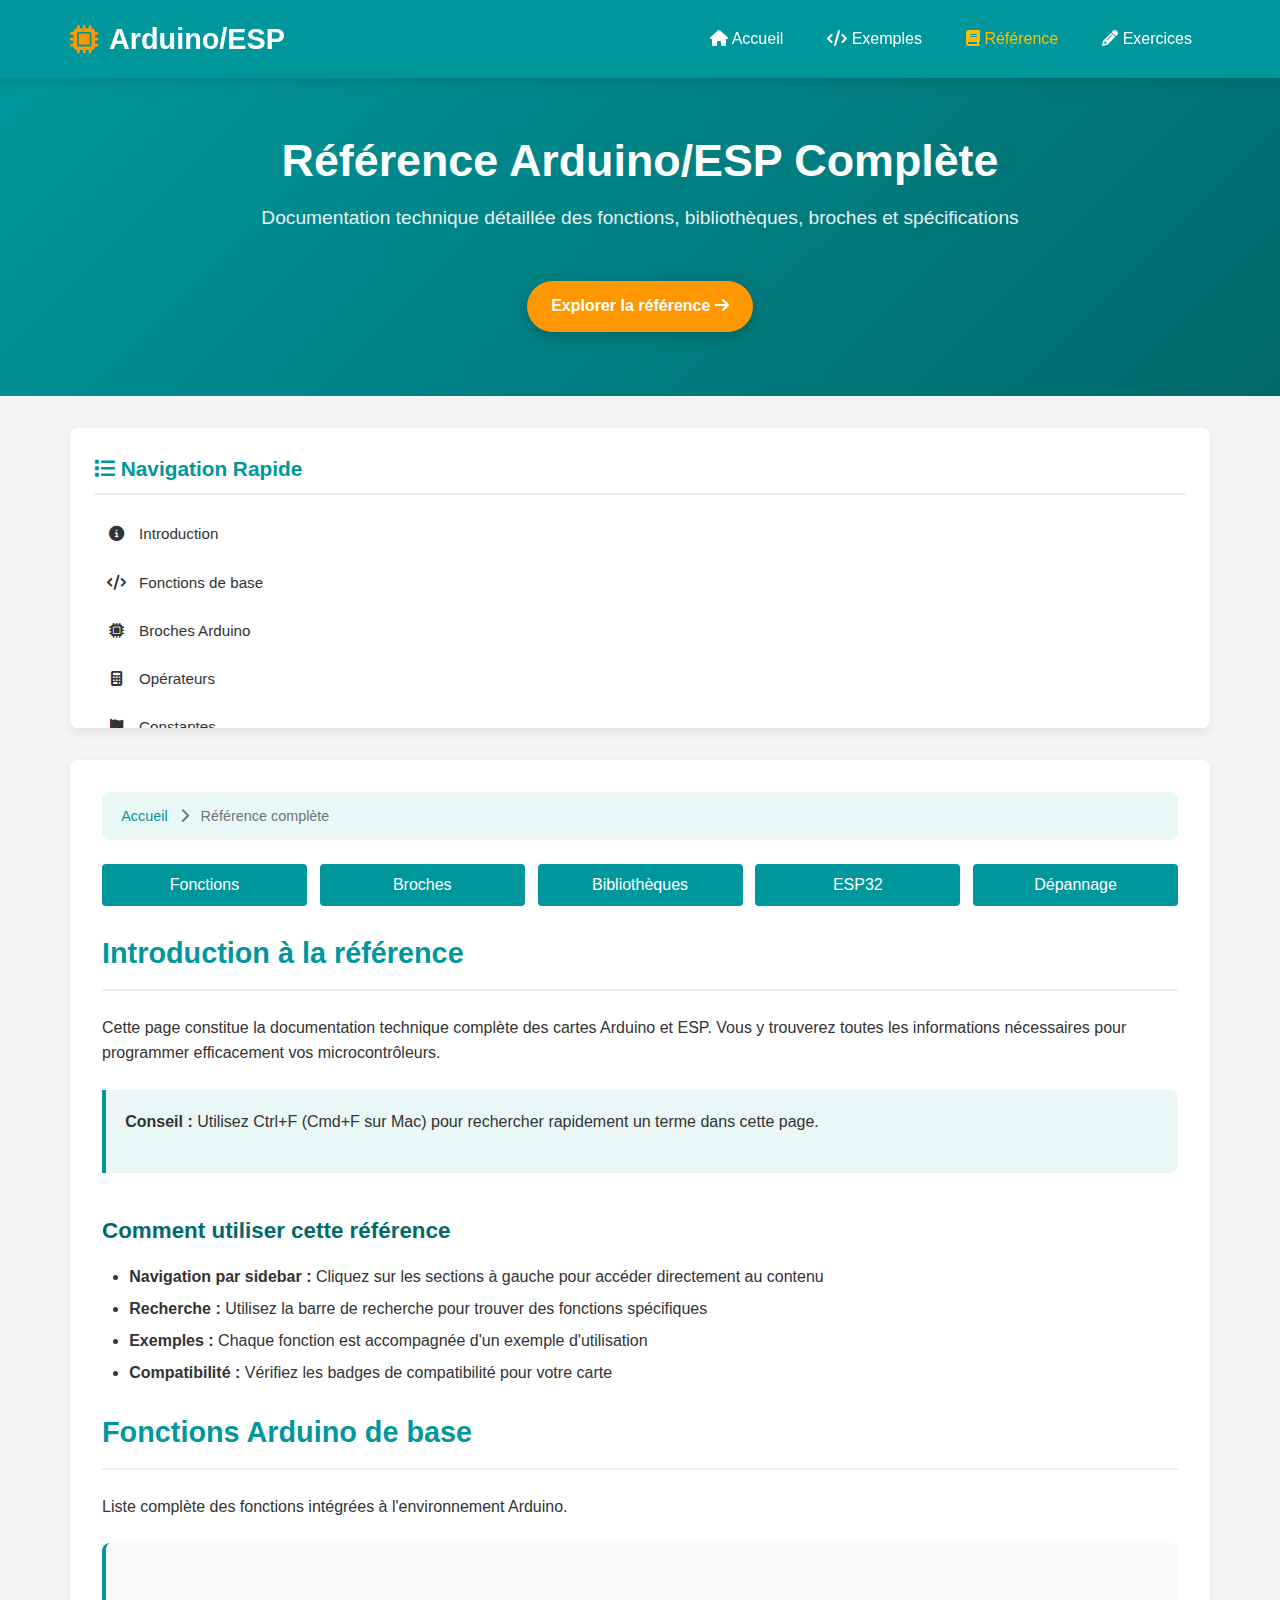
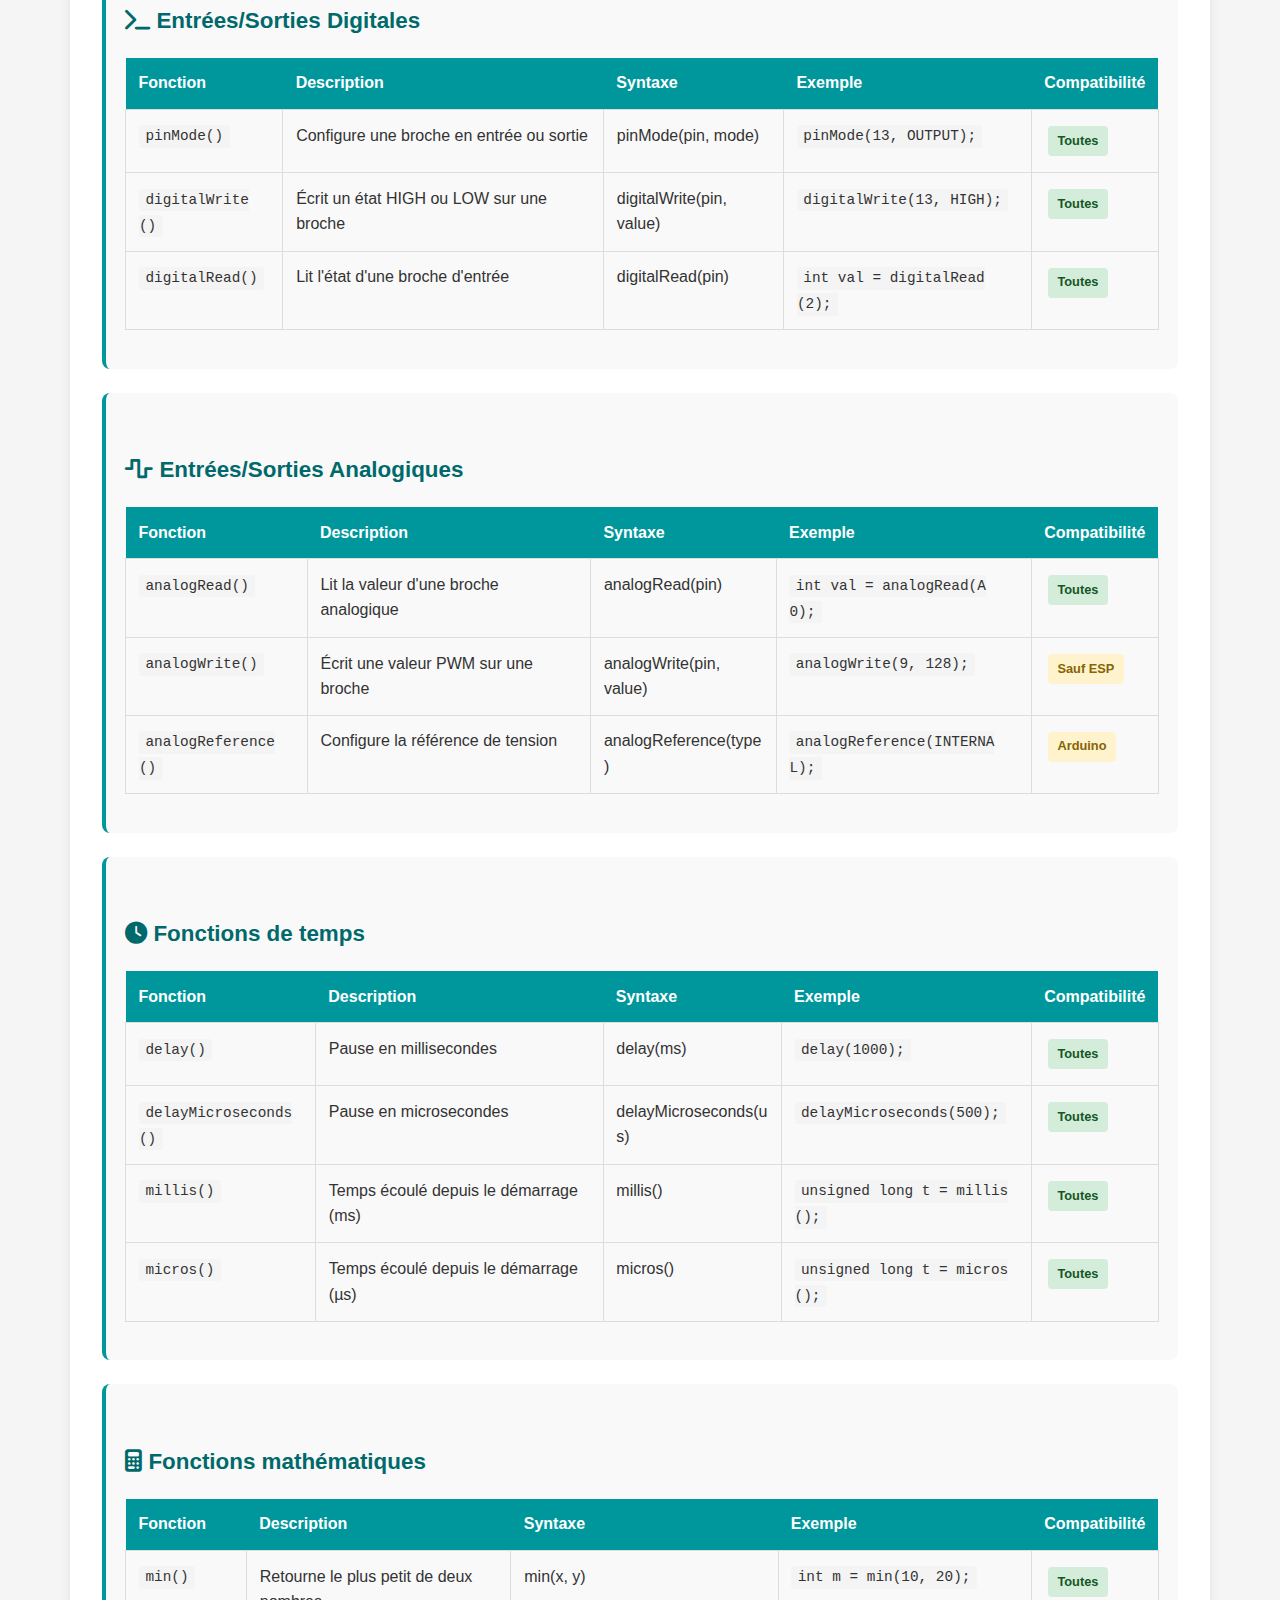
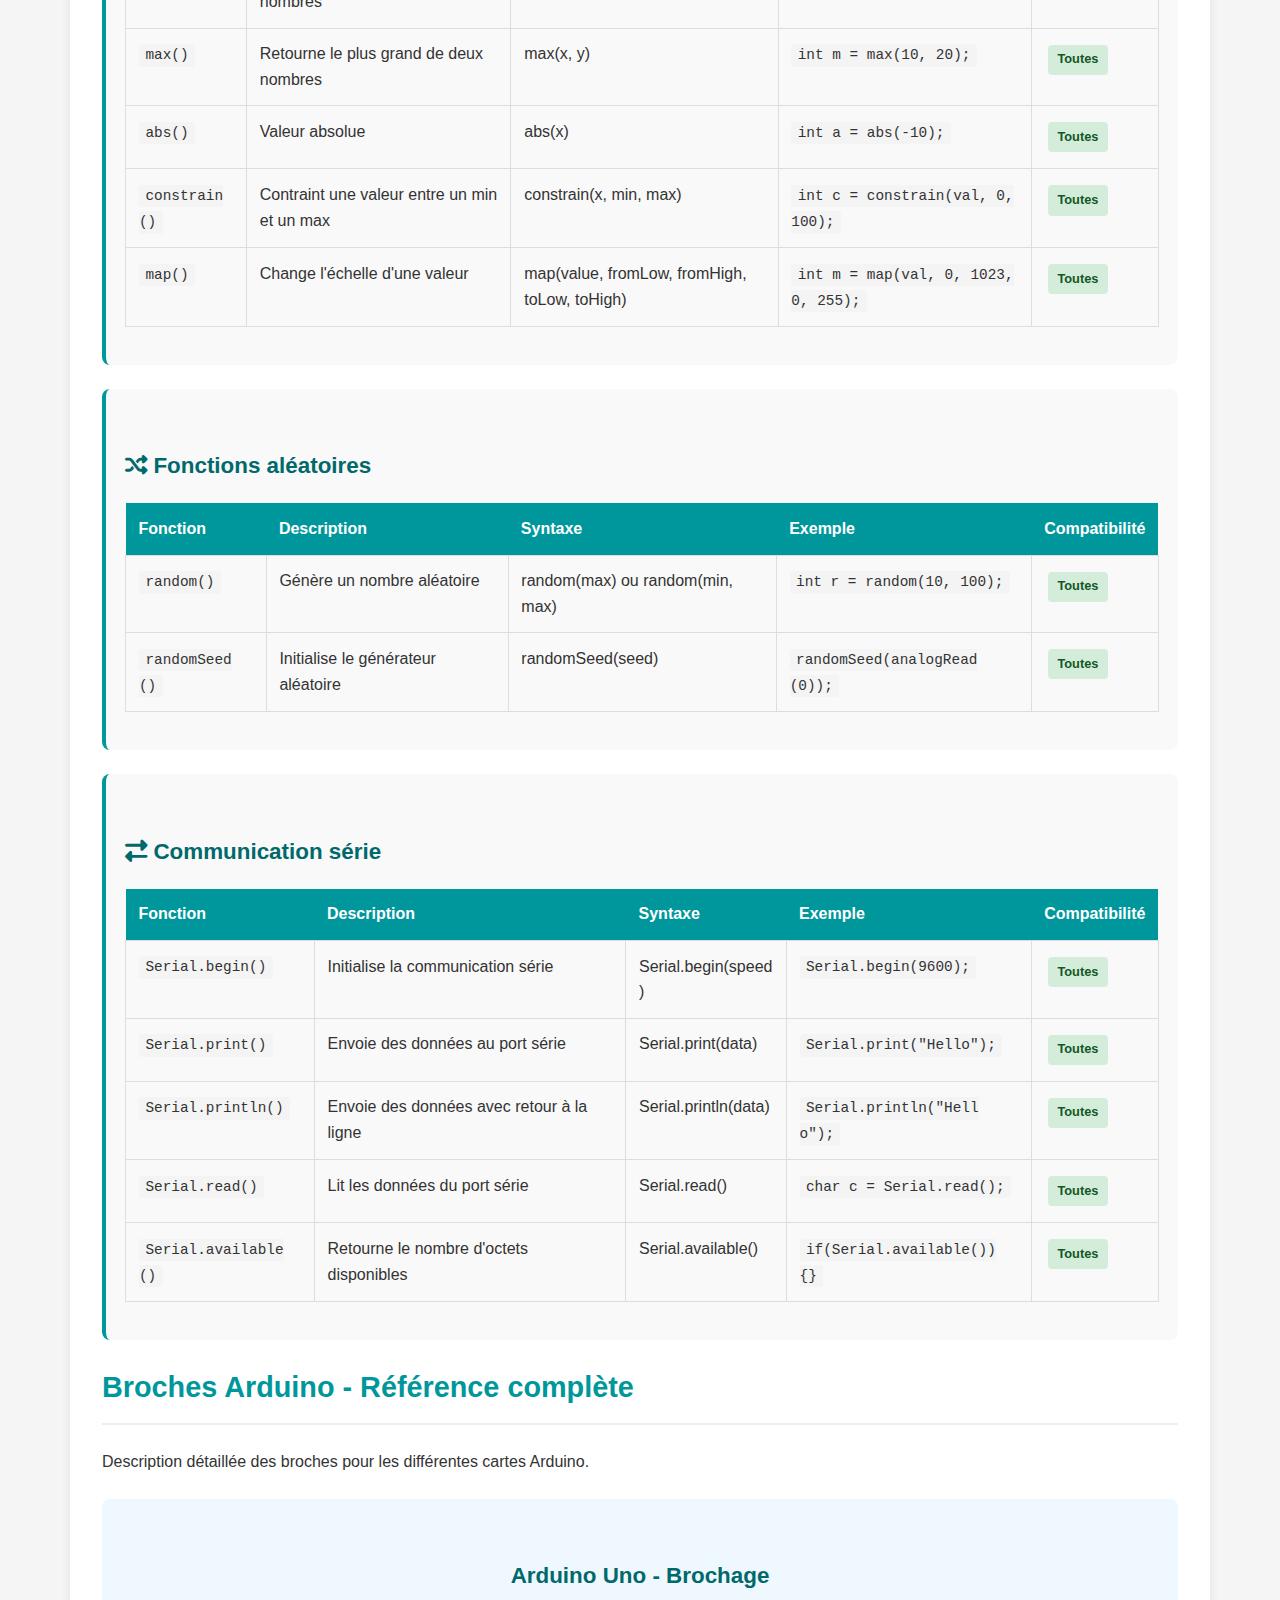
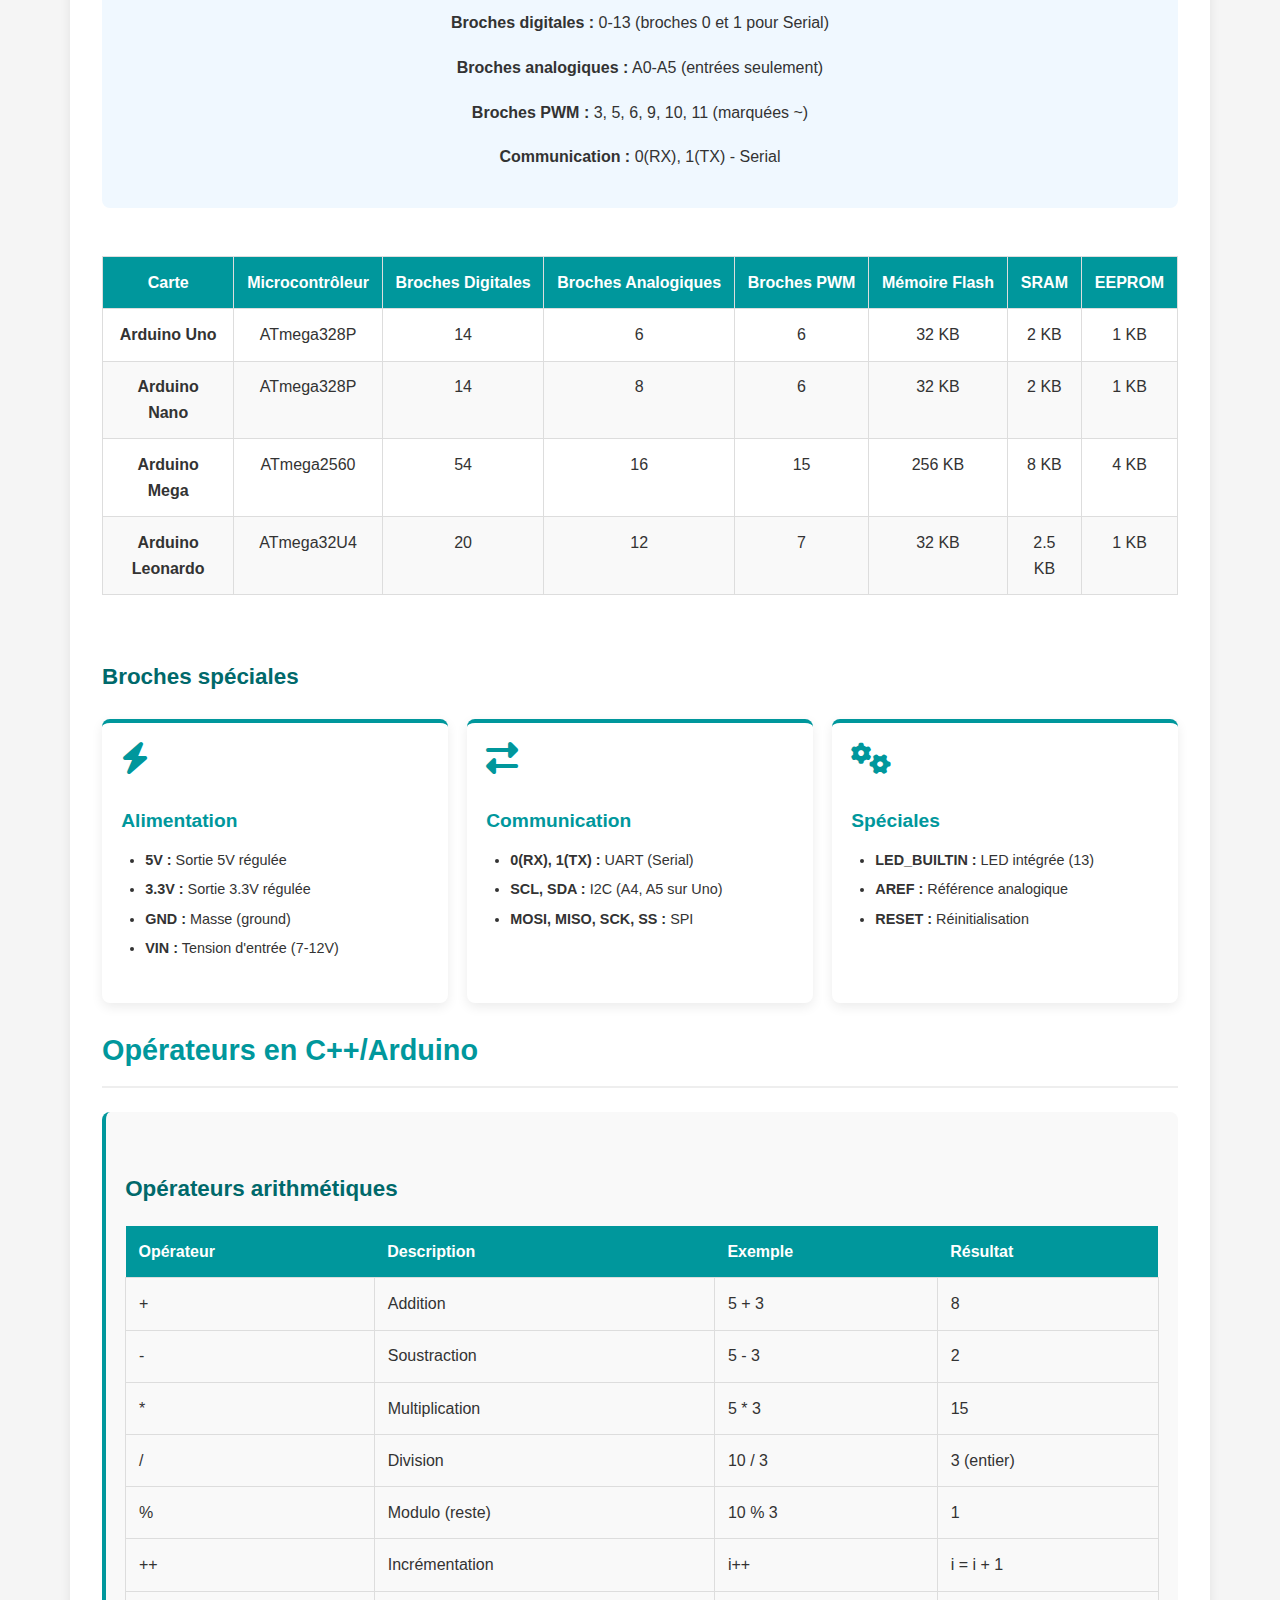
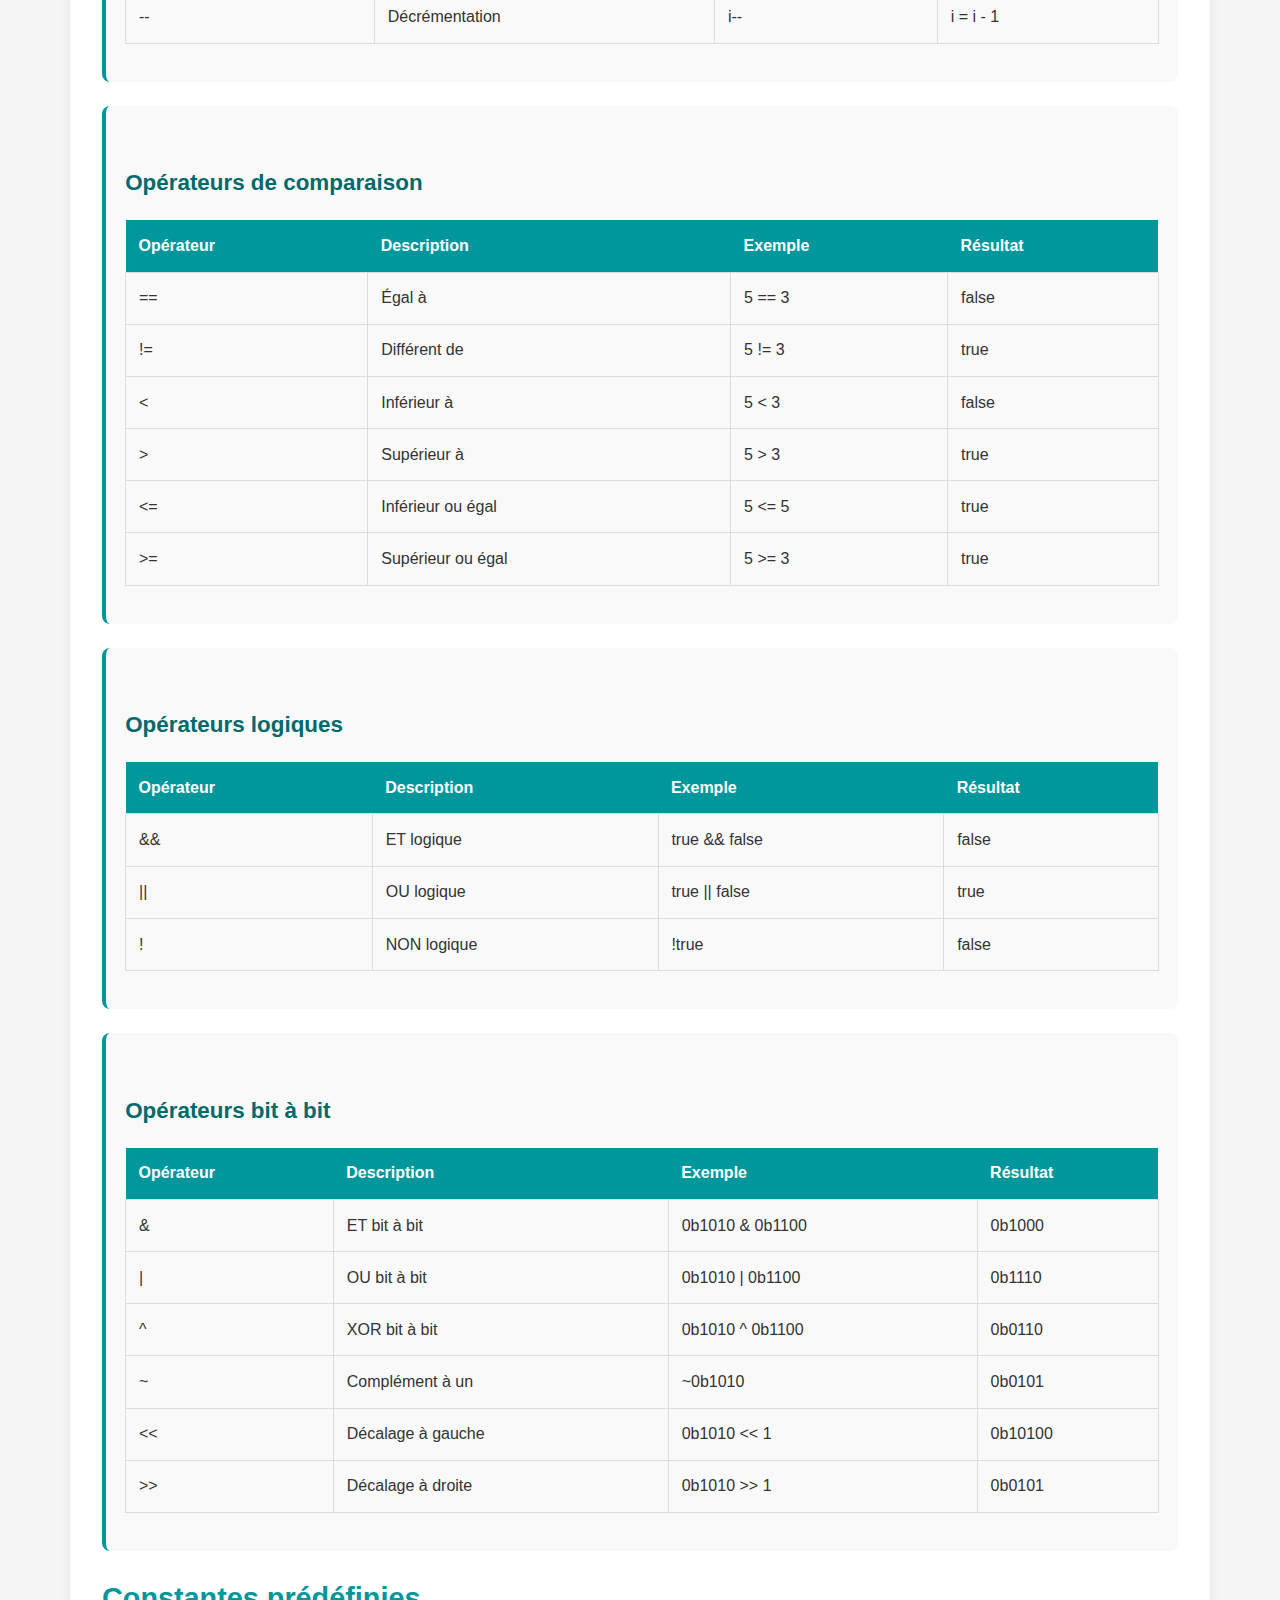
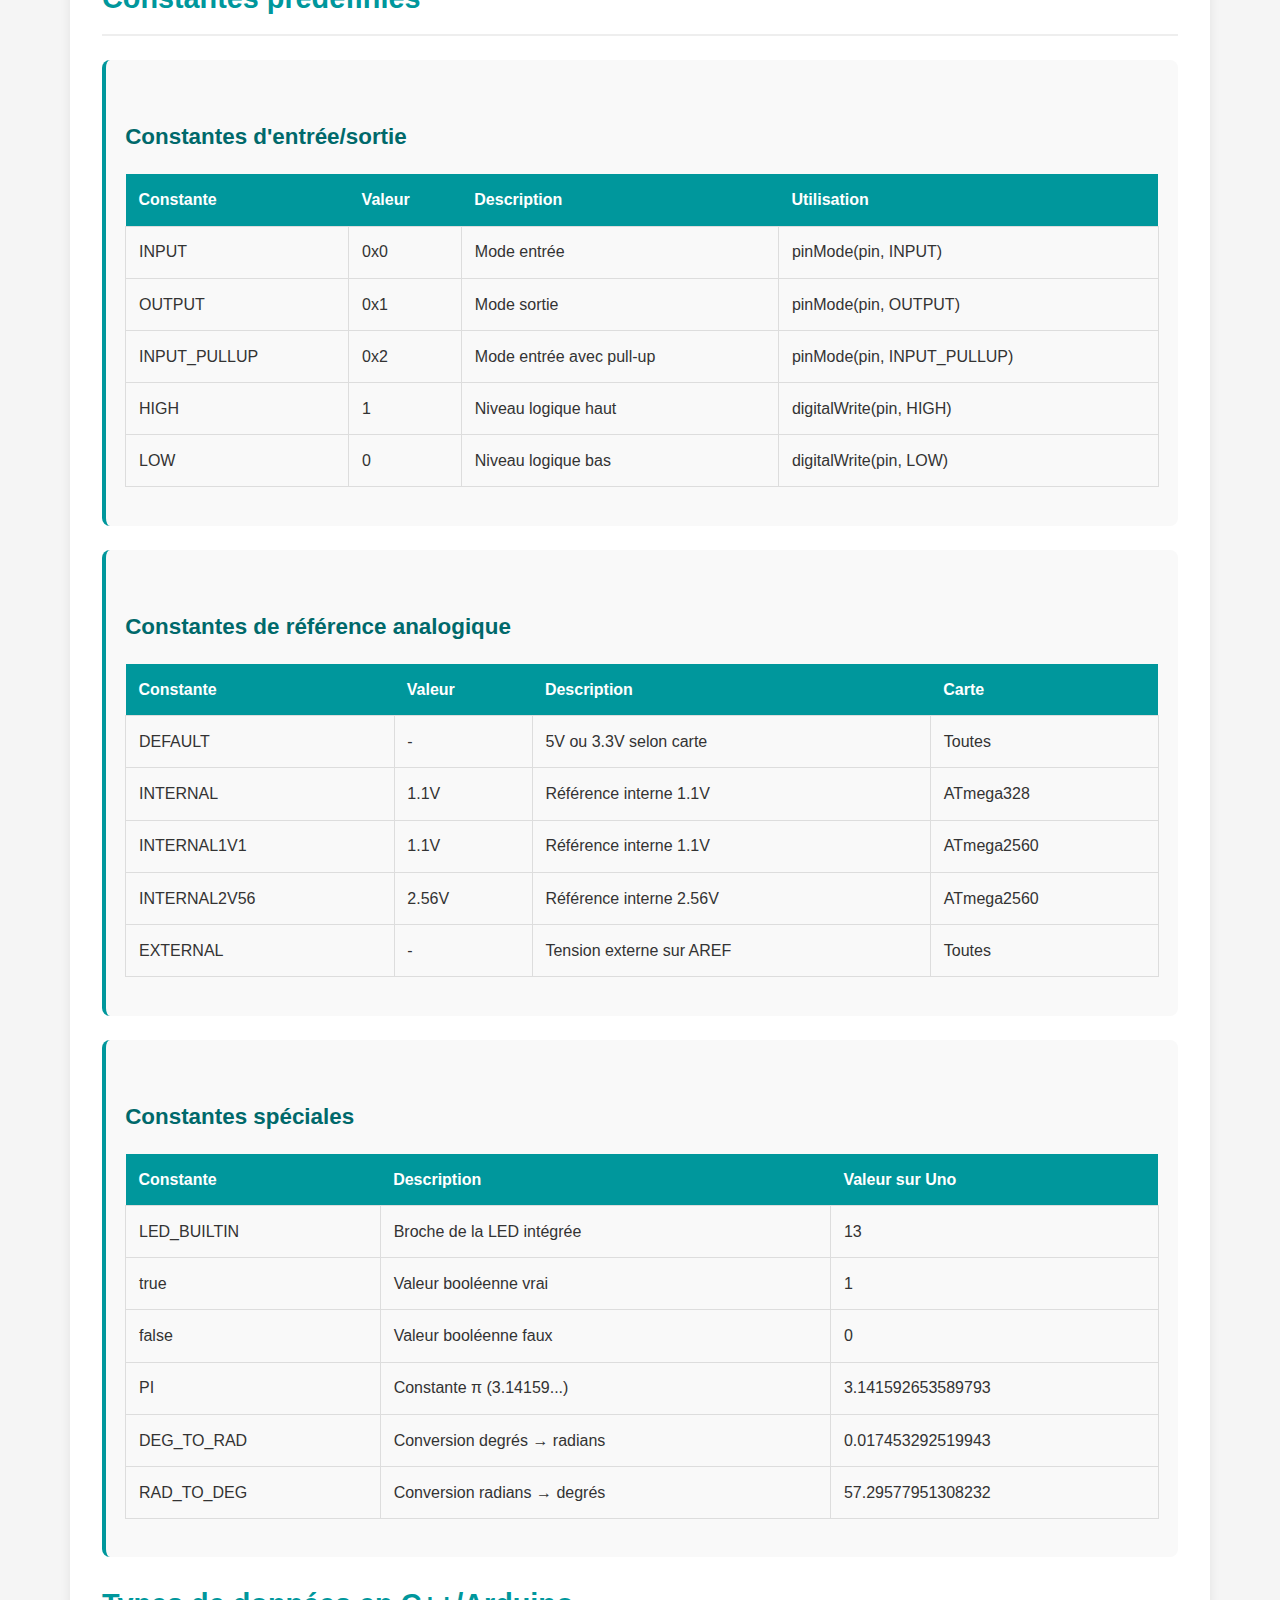
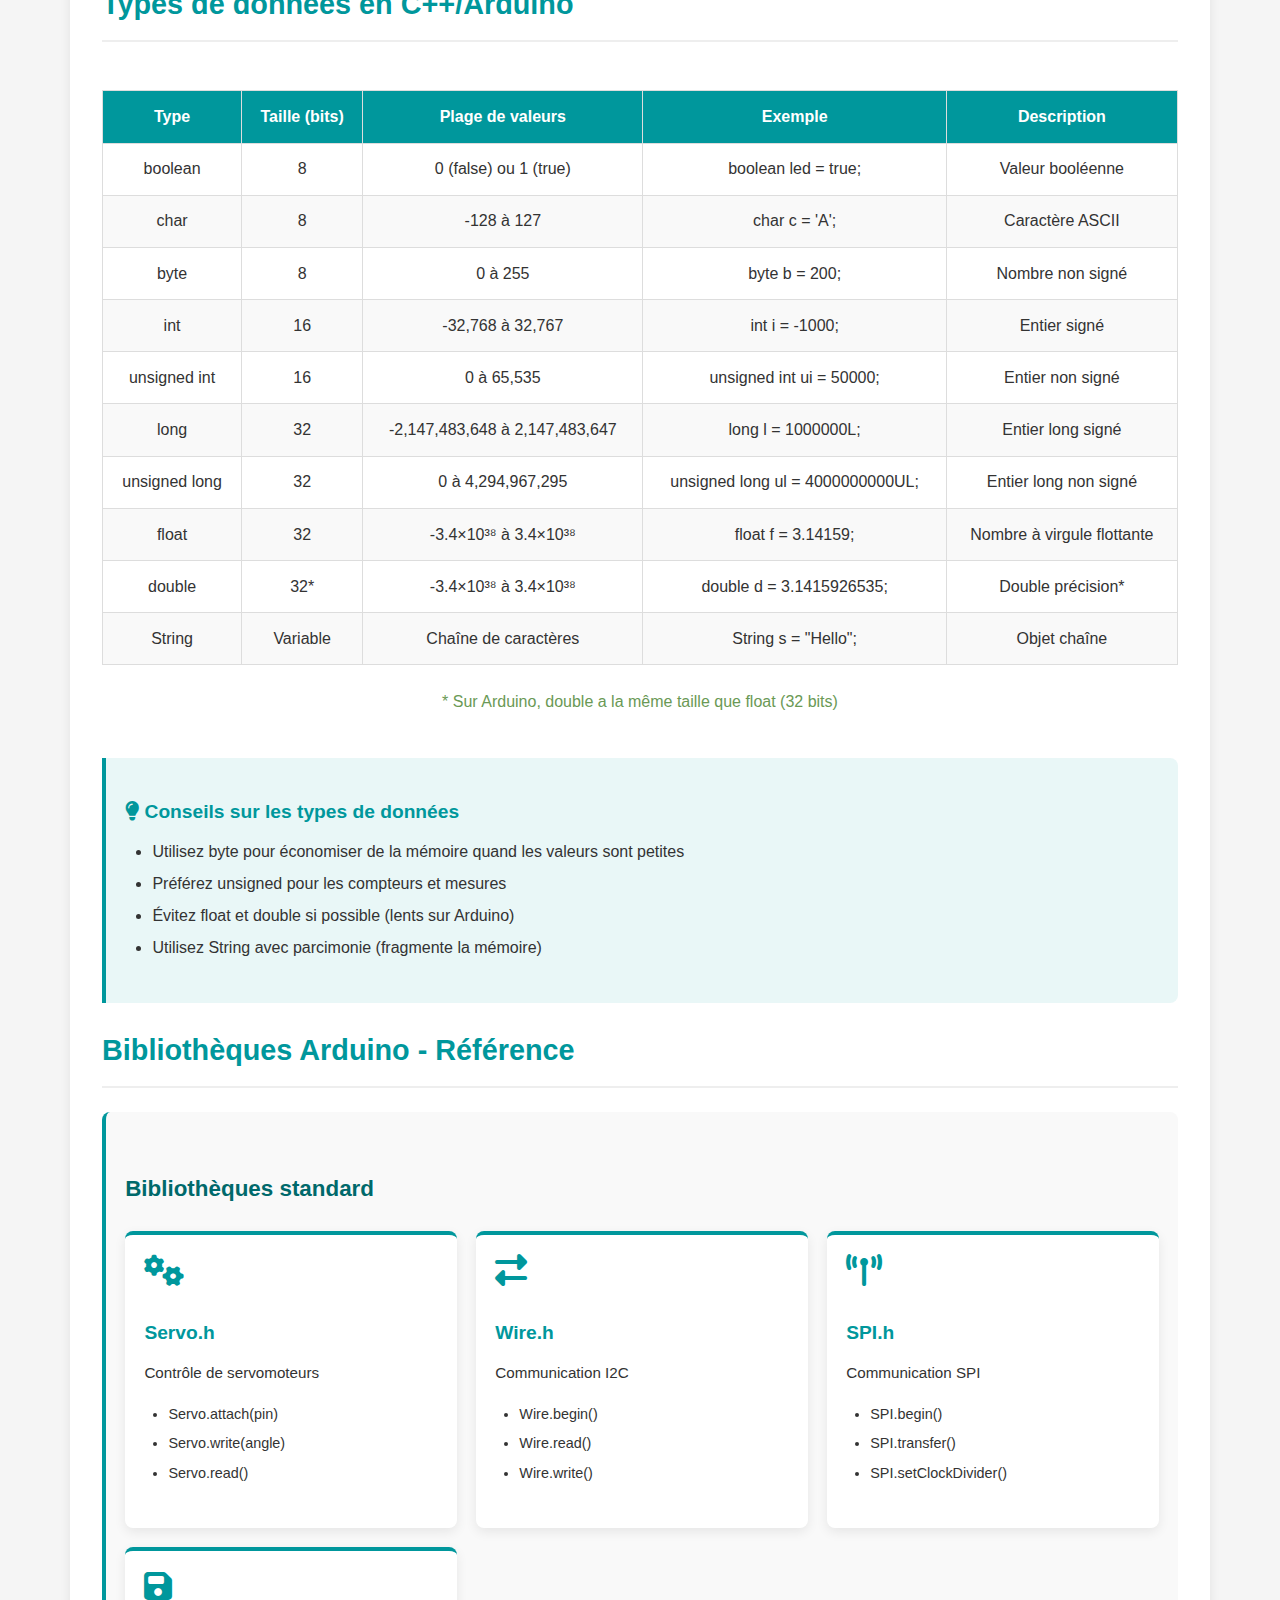
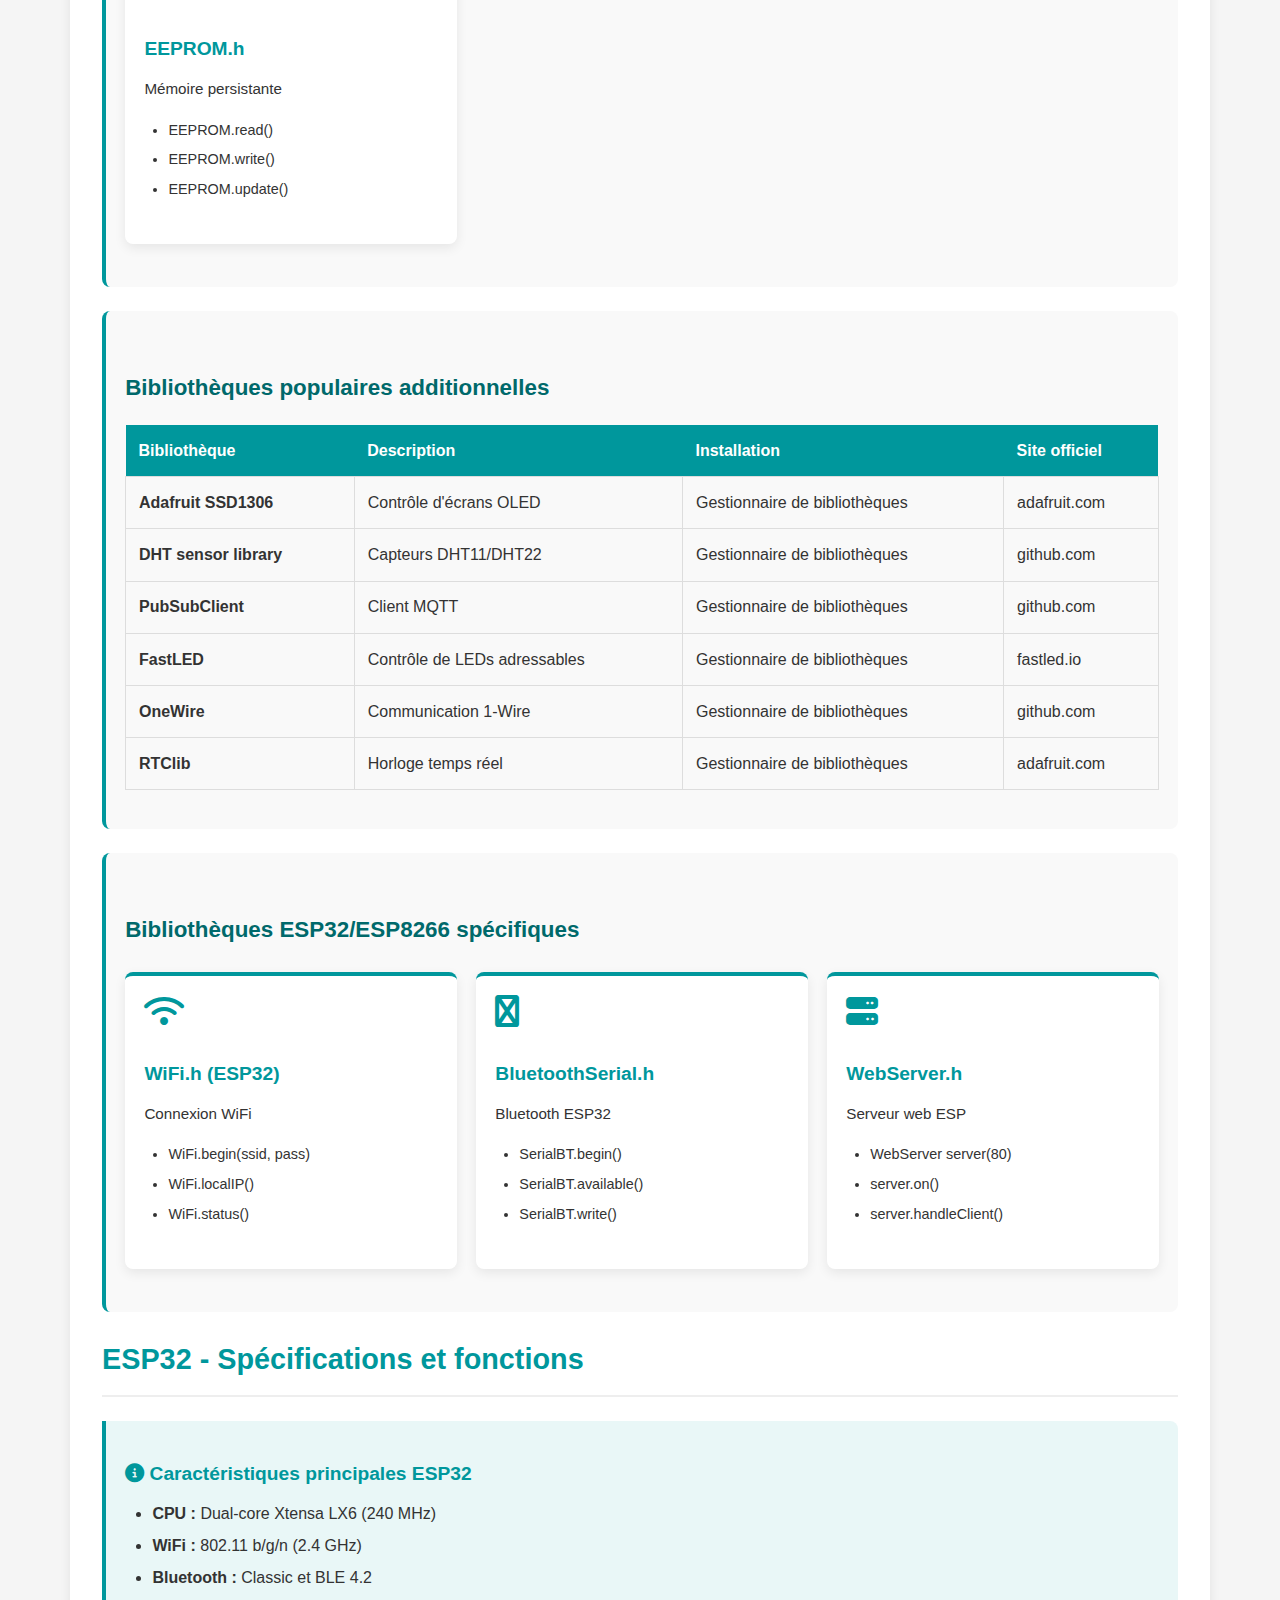
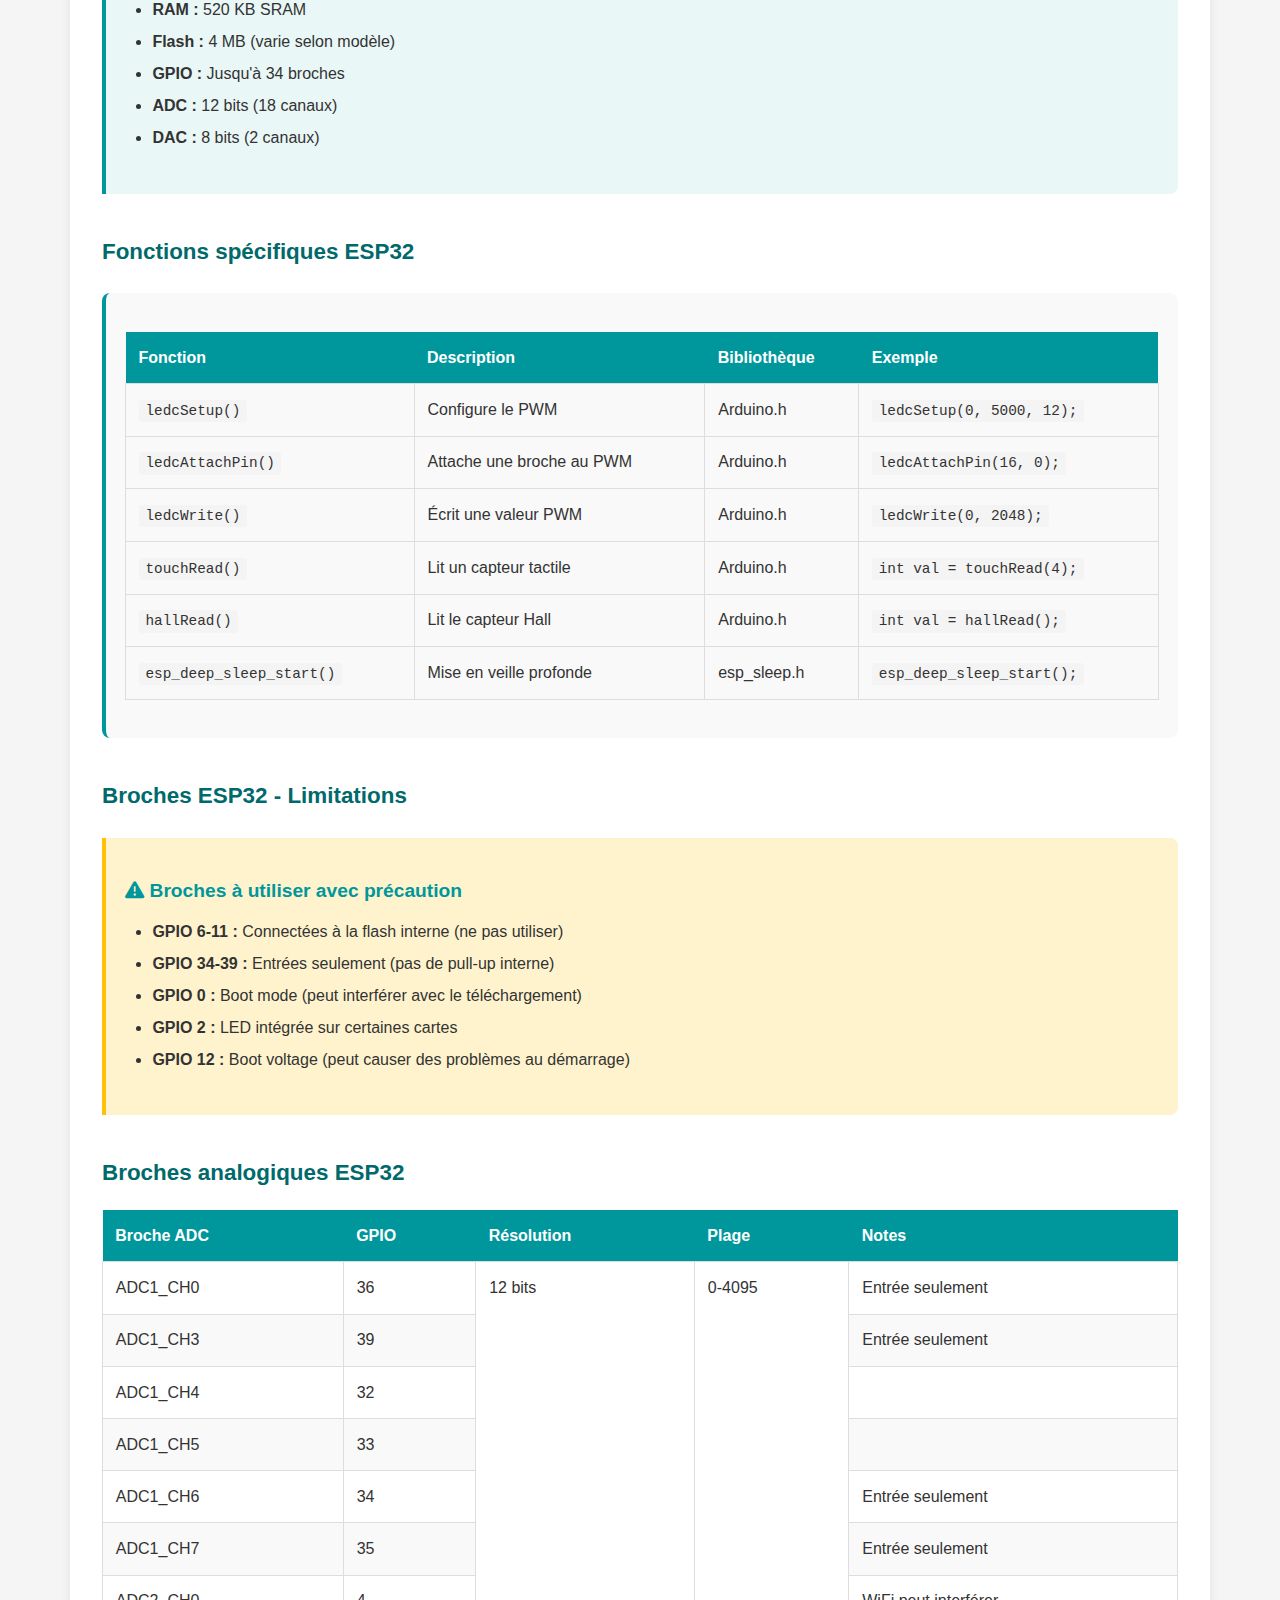
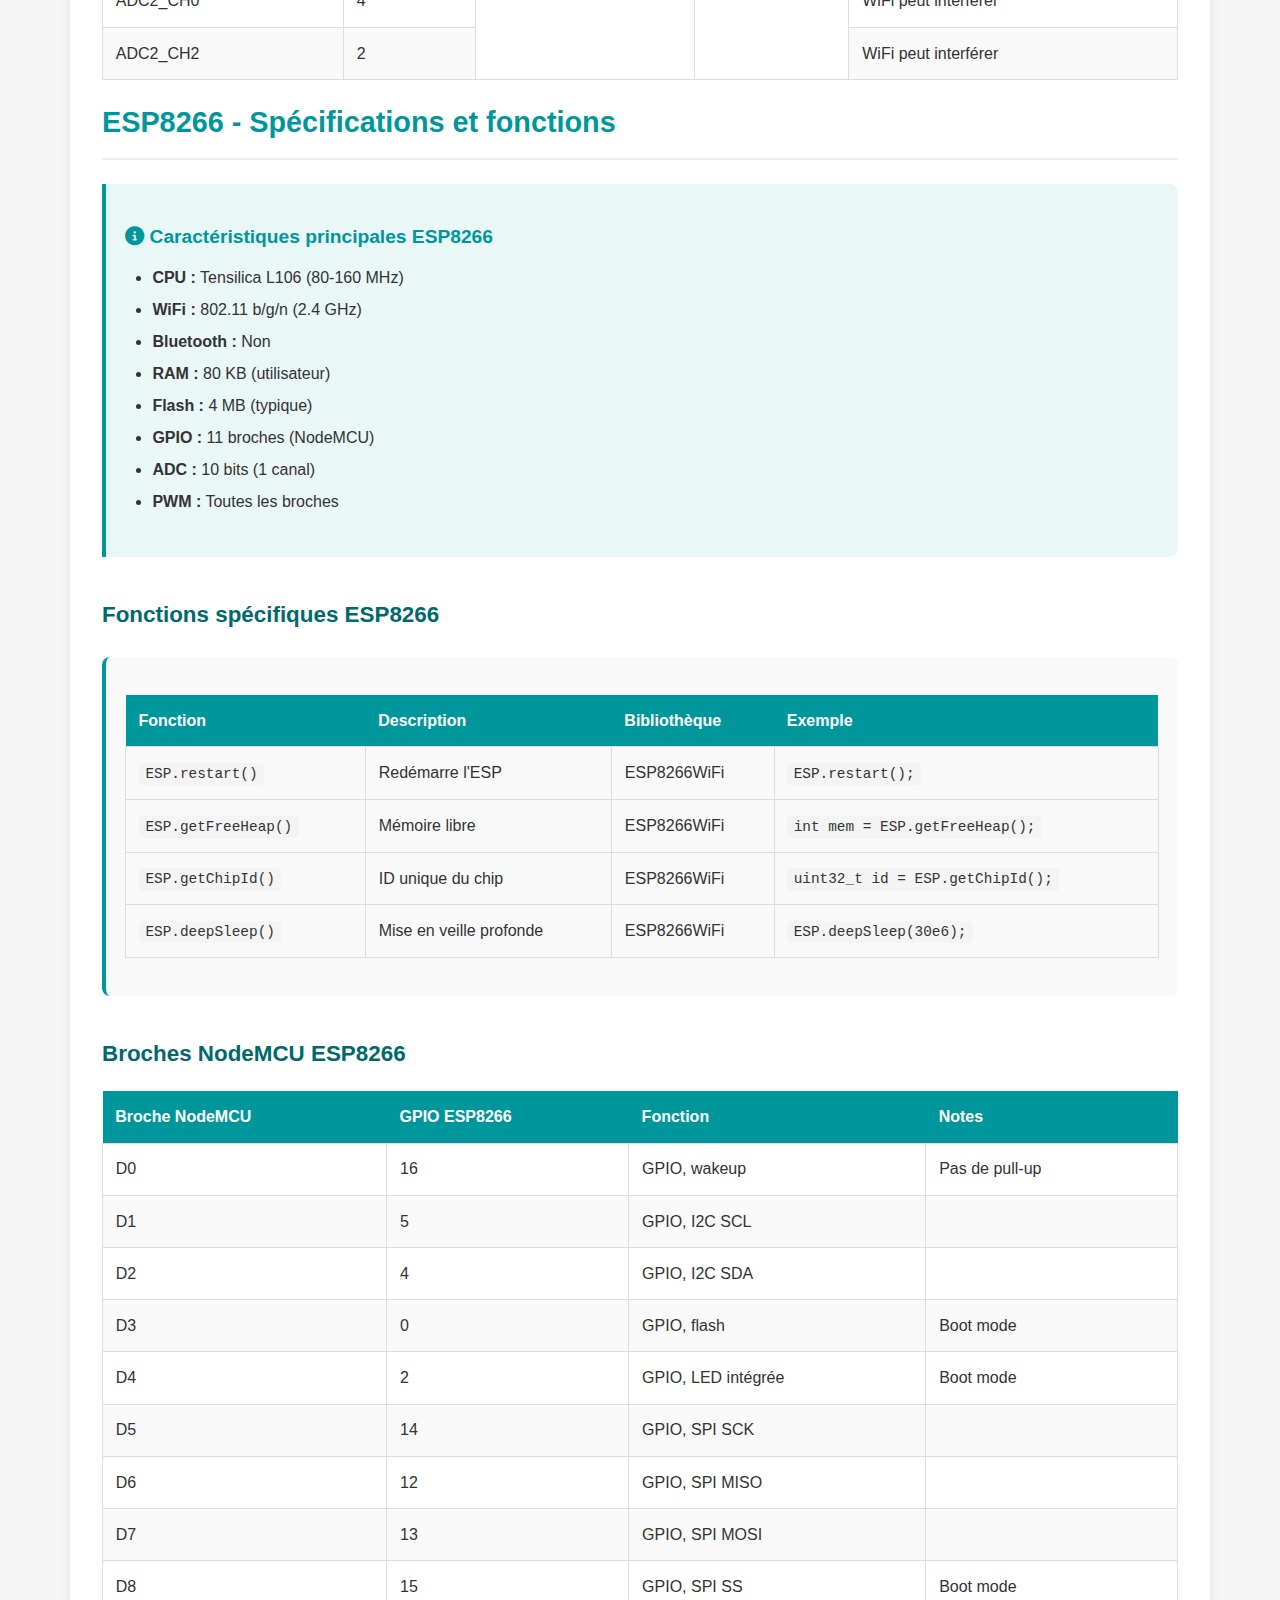
<file: reference.html>
<!DOCTYPE html>
<html lang="fr">

<head>
  <meta charset="UTF-8">
  <meta name="viewport" content="width=device-width, initial-scale=1.0">
  <title>ArduinoLearn - Référence Complète</title>
  <link rel="stylesheet" href="https://cdnjs.cloudflare.com/ajax/libs/font-awesome/6.4.0/css/all.min.css">
  <style>
    :root {
      --primary-color: #00979c;
      --secondary-color: #00696b;
      --accent-color: #ff9800;
      --light-color: #f8f9fa;
      --dark-color: #333;
      --gray-color: #6c757d;
      --code-bg: #f4f4f4;
      --success-color: #28a745;
      --danger-color: #dc3545;
    }

    * {
      margin: 0;
      padding: 0;
      box-sizing: border-box;
      font-family: 'Segoe UI', Tahoma, Geneva, Verdana, sans-serif;
    }

    html {
      width: 100%;
      overflow-x: hidden;
    }

    body {
        background-color: #f5f5f5;
        color: var(--dark-color);
        line-height: 1.6;
        width: 100%;
        min-height: 100vh;
        overflow-x: hidden;
        position: relative;
        padding-top: 70px; /* ESPACE POUR LE HEADER FIXE */
      }

    .container {
      width: 100%;
      max-width: 1200px;
      margin: 0 auto;
      padding: 0 20px;
    }

    /* Header */
    header {
        background-color: var(--primary-color);
        color: white;
        padding: 1rem 0;
        box-shadow: 0 4px 12px rgba(0, 0, 0, 0.1);
        position: fixed; /* CHANGÉ de sticky à fixed */
        top: 0;
        left: 0;
        right: 0;
        z-index: 1000; /* Augmenté pour être au-dessus de tout */
        width: 100vw; /* Prend toute la largeur de la fenêtre */
      }
      

    .header-content {
      display: flex;
      justify-content: space-between;
      align-items: center;
      width: 100%;
      flex-wrap: wrap;
    }

    .logo {
      font-size: 1.8rem;
      font-weight: 700;
      display: flex;
      align-items: center;
      flex-shrink: 0;
    }

    .logo i {
      margin-right: 10px;
      color: var(--accent-color);
    }

    .logo span {
      color: var(--accent-color);
    }

    nav ul {
      display: flex;
      list-style: none;
      flex-wrap: wrap;
      justify-content: center;
    }

    nav ul li {
      margin: 0.3rem 0.5rem;
    }

    nav ul li a {
      color: white;
      text-decoration: none;
      font-weight: 500;
      transition: color 0.3s;
      padding: 5px 10px;
      border-radius: 4px;
      display: inline-block;
      white-space: nowrap;
    }

    nav ul li a:hover {
      color: var(--accent-color);
      background-color: rgba(255, 255, 255, 0.1);
    }

    /* Hero Section */
    .hero {
        background: linear-gradient(135deg, var(--primary-color), var(--secondary-color));
        color: white;
        padding: 3rem 0;
        text-align: center;
        margin-bottom: 2rem;
        width: 100%;
        margin-top: 0; /* Supprime tout margin-top */
      }

    .hero h1 {
      font-size: 2.2rem;
      margin-bottom: 1rem;
      line-height: 1.2;
      word-wrap: break-word;
    }

    .hero p {
      font-size: 1.1rem;
      max-width: 800px;
      margin: 0 auto 2rem;
      opacity: 0.9;
      line-height: 1.5;
    }

    .cta-button {
      display: inline-block;
      background-color: var(--accent-color);
      color: white;
      padding: 0.8rem 1.5rem;
      text-decoration: none;
      border-radius: 50px;
      font-weight: 600;
      font-size: 1rem;
      transition: transform 0.3s, box-shadow 0.3s;
      box-shadow: 0 4px 15px rgba(0, 0, 0, 0.2);
      margin-top: 1rem;
    }

    .cta-button:hover {
      transform: translateY(-3px);
      box-shadow: 0 6px 20px rgba(0, 0, 0, 0.25);
      color: white;
    }

    /* Main Content */
    .main-content {
      display: flex;
      flex-direction: column;
      margin-bottom: 3rem;
      gap: 2rem;
      width: 100%;
    }

    /* Sidebar */
    .sidebar {
      width: 100%;
      background-color: white;
      border-radius: 8px;
      padding: 1.5rem;
      box-shadow: 0 4px 12px rgba(0, 0, 0, 0.08);
      order: 2;
      max-height: 80vh;
        overflow-y: auto;
    }

    .sidebar h3 {
      color: var(--primary-color);
      margin-bottom: 1.2rem;
      padding-bottom: 0.5rem;
      border-bottom: 2px solid #eee;
      font-size: 1.3rem;
    }

    .sidebar ul {
      list-style: none;
      width: 100%;
    }

    .sidebar ul li {
      margin-bottom: 0.5rem;
      width: 100%;
    }

    .sidebar ul li a {
      color: var(--dark-color);
      text-decoration: none;
      display: block;
      padding: 0.5rem 0.8rem;
      border-radius: 4px;
      transition: all 0.3s;
      font-size: 0.95rem;
      width: 100%;
    }

    .sidebar ul li a:hover,
    .sidebar ul li a.active {
      background-color: #e9f7f7;
      color: var(--primary-color);
      padding-left: 1.2rem;
    }

    .sidebar ul li a i {
      margin-right: 8px;
      width: 20px;
      text-align: center;
    }

    /* Sub-menu */
    .sub-menu {
      margin-left: 1.5rem;
      border-left: 2px solid #eee;
      padding-left: 0.5rem;
      margin-top: 0.3rem;
      margin-bottom: 0.8rem;
      width: calc(100% - 1.5rem);
    }

    .sub-menu li {
      margin-bottom: 0.3rem !important;
    }

    .sub-menu a {
      font-size: 0.9rem !important;
      padding: 0.3rem 0.8rem !important;
    }

    /* Content */
    .content {
      width: 100%;
      background-color: white;
      border-radius: 8px;
      padding: 1.5rem;
      box-shadow: 0 4px 12px rgba(0, 0, 0, 0.08);
      order: 1;
    }

    .content h2 {
      color: var(--primary-color);
      margin-bottom: 1.5rem;
      padding-bottom: 0.8rem;
      border-bottom: 2px solid #eee;
      font-size: 1.8rem;
      word-wrap: break-word;
    }

    .content h3 {
      color: var(--secondary-color);
      margin: 1.5rem 0 1rem;
      padding-top: 1rem;
      font-size: 1.4rem;
    }

    .content h4 {
      color: var(--primary-color);
      margin: 1.2rem 0 0.8rem;
      font-size: 1.2rem;
    }

    .content p {
      margin-bottom: 1.2rem;
      line-height: 1.6;
      word-wrap: break-word;
    }

    .content ul,
    .content ol {
      margin-left: 1.2rem;
      margin-bottom: 1.5rem;
      padding-left: 0.5rem;
    }

    .content li {
      margin-bottom: 0.5rem;
      line-height: 1.5;
    }

    /* Code examples */
    .code-example {
      background-color: var(--code-bg);
      border-left: 4px solid var(--primary-color);
      padding: 1.2rem;
      margin: 1.2rem 0;
      border-radius: 0 8px 8px 0;
      overflow-x: auto;
      width: 100%;
    }

    .code-example h4 {
      color: var(--secondary-color);
      margin-bottom: 0.8rem;
      font-size: 1.1rem;
    }

    pre {
      font-family: 'Courier New', Courier, monospace;
      font-size: 0.9rem;
      line-height: 1.5;
      white-space: pre-wrap;
      word-wrap: break-word;
      tab-size: 2;
      width: 100%;
    }

    .code-comment {
      color: #6a9955;
    }

    .code-keyword {
      color: #569cd6;
      font-weight: bold;
    }

    .code-function {
      color: #ff0000;
    }

    .code-value {
      color: #ce9178;
    }

    .code-type {
      color: #4ec9b0;
    }

    .code-string {
      color: #ce9178;
    }

    .code-number {
      color: #b5cea8;
    }

    .code-define {
      color: #c586c0;
    }

    /* Cards */
    .cards {
      display: grid;
      grid-template-columns: repeat(auto-fit, minmax(250px, 1fr));
      gap: 1.2rem;
      margin: 1.5rem 0;
      width: 100%;
    }

    .card {
      background-color: white;
      border-radius: 8px;
      padding: 1.2rem;
      box-shadow: 0 4px 12px rgba(0, 0, 0, 0.08);
      transition: transform 0.3s, box-shadow 0.3s;
      border-top: 4px solid var(--primary-color);
      width: 100%;
    }

    .card:hover {
      transform: translateY(-3px);
      box-shadow: 0 6px 16px rgba(0, 0, 0, 0.12);
    }

    .card i {
      font-size: 2rem;
      color: var(--primary-color);
      margin-bottom: 0.8rem;
    }

    .card h3 {
      color: var(--primary-color);
      margin-bottom: 0.8rem;
      font-size: 1.2rem;
    }

    .card p {
      font-size: 0.95rem;
      line-height: 1.5;
    }

    .card ul, .card ol {
      margin-left: 1rem;
      font-size: 0.9rem;
    }

    /* Tables */
    .table-container {
      width: 100%;
      margin: 1.5rem 0;
      overflow-x: auto;
      -webkit-overflow-scrolling: touch;
    }

    table {
      width: 100%;
      border-collapse: collapse;
      margin: 1rem 0;
      min-width: 600px;
    }

    th {
      background-color: var(--primary-color);
      color: white;
      padding: 0.8rem;
      text-align: left;
      font-weight: 600;
    }

    td {
      padding: 0.8rem;
      border-bottom: 1px solid #eee;
      vertical-align: top;
    }

    tr:nth-child(even) {
      background-color: #f9f9f9;
    }

    tr:hover {
      background-color: #e9f7f7;
    }

    /* Info boxes */
    .info-box {
      background-color: #e9f7f7;
      border-left: 4px solid var(--primary-color);
      padding: 1.2rem;
      margin: 1.5rem 0;
      border-radius: 0 8px 8px 0;
      width: 100%;
    }

    .warning-box {
      background-color: #fff3cd;
      border-left: 4px solid #ffc107;
      padding: 1.2rem;
      margin: 1.5rem 0;
      border-radius: 0 8px 8px 0;
      width: 100%;
    }

    .success-box {
      background-color: #d4edda;
      border-left: 4px solid var(--success-color);
      padding: 1.2rem;
      margin: 1.5rem 0;
      border-radius: 0 8px 8px 0;
      width: 100%;
    }

    /* Footer */
    footer {
      background-color: var(--dark-color);
      color: white;
      padding: 2rem 0 1rem;
      width: 100%;
      margin-top: auto;
    }

    .footer-content {
      display: grid;
      grid-template-columns: repeat(auto-fit, minmax(250px, 1fr));
      gap: 2rem;
      margin-bottom: 2rem;
    }

    .footer-section {
      width: 100%;
    }

    .footer-section h3 {
      color: var(--accent-color);
      margin-bottom: 1.2rem;
      font-size: 1.2rem;
    }

    .footer-section ul {
      list-style: none;
    }

    .footer-section ul li {
      margin-bottom: 0.6rem;
    }

    .footer-section ul li a {
      color: #ddd;
      text-decoration: none;
      transition: color 0.3s;
      display: inline-block;
    }

    .footer-section ul li a:hover {
      color: var(--accent-color);
    }

    .copyright {
      text-align: center;
      padding-top: 1.5rem;
      border-top: 1px solid #444;
      color: #aaa;
      font-size: 0.9rem;
      width: 100%;
    }

    /* Tabs */
    .tabs {
      display: flex;
      border-bottom: 1px solid #ddd;
      margin-bottom: 1.5rem;
      flex-wrap: wrap;
      width: 100%;
    }

    .tab {
      padding: 0.8rem 1rem;
      background-color: #f1f1f1;
      border: none;
      cursor: pointer;
      font-weight: 500;
      color: var(--gray-color);
      transition: all 0.3s;
      border-top-left-radius: 8px;
      border-top-right-radius: 8px;
      margin-right: 0.2rem;
      margin-bottom: 0.2rem;
      flex: 1;
      min-width: 100px;
      text-align: center;
    }

    .tab:hover {
      background-color: #e9e9e9;
    }

    .tab.active {
      background-color: white;
      color: var(--primary-color);
      border-bottom: 3px solid var(--primary-color);
    }

    .tab-content {
      display: none;
      width: 100%;
    }

    .tab-content.active {
      display: block;
    }

    /* Breadcrumb */
    .breadcrumb {
      background-color: #e9f7f7;
      padding: 0.8rem 1.2rem;
      border-radius: 8px;
      margin-bottom: 1.5rem;
      font-size: 0.9rem;
      width: 100%;
    }

    .breadcrumb a {
      color: var(--primary-color);
      text-decoration: none;
    }

    .breadcrumb span {
      color: var(--gray-color);
    }

    .breadcrumb i {
      margin: 0 8px;
      color: var(--gray-color);
    }

    /* Exercise section */
    .exercise {
      background-color: #f8f9fa;
      border: 1px solid #ddd;
      border-radius: 8px;
      padding: 1.2rem;
      margin: 1.5rem 0;
      width: 100%;
    }

    .exercise h4 {
      color: var(--primary-color);
      margin-bottom: 1rem;
      display: flex;
      align-items: center;
      font-size: 1.2rem;
    }

    .exercise h4 i {
      margin-right: 10px;
    }

    /* Next/Prev buttons */
    .nav-buttons {
      display: flex;
      flex-direction: column;
      gap: 1rem;
      margin-top: 2rem;
      padding-top: 2rem;
      border-top: 1px solid #eee;
      width: 100%;
    }

    .nav-button {
      padding: 0.8rem 1.2rem;
      background-color: var(--primary-color);
      color: white;
      text-decoration: none;
      border-radius: 4px;
      display: flex;
      align-items: center;
      justify-content: center;
      transition: background-color 0.3s;
      text-align: center;
      width: 100%;
    }

    .nav-button:hover {
      background-color: var(--secondary-color);
      color: white;
    }

    .nav-button.prev i {
      margin-right: 8px;
    }

    .nav-button.next i {
      margin-left: 8px;
    }

    /* Project gallery */
    .project-gallery {
      display: grid;
      grid-template-columns: repeat(auto-fit, minmax(280px, 1fr));
      gap: 1.2rem;
      margin: 1.5rem 0;
      width: 100%;
    }

    .project-card {
      border: 1px solid #ddd;
      border-radius: 8px;
      overflow: hidden;
      transition: transform 0.3s, box-shadow 0.3s;
      width: 100%;
    }

    .project-card:hover {
      transform: translateY(-3px);
      box-shadow: 0 6px 16px rgba(0, 0, 0, 0.1);
    }

    .project-image {
      height: 150px;
      background-color: #e9f7f7;
      display: flex;
      align-items: center;
      justify-content: center;
      color: var(--primary-color);
      font-size: 2.5rem;
      width: 100%;
    }

    .project-content {
      padding: 1.2rem;
      width: 100%;
    }

    .project-content h4 {
      color: var(--primary-color);
      margin-bottom: 0.8rem;
      font-size: 1.2rem;
    }

    .difficulty {
      display: inline-block;
      padding: 0.3rem 0.8rem;
      border-radius: 50px;
      font-size: 0.8rem;
      font-weight: 600;
      margin-bottom: 0.8rem;
    }

    .difficulty.beginner {
      background-color: #d4edda;
      color: #155724;
    }

    .difficulty.intermediate {
      background-color: #fff3cd;
      color: #856404;
    }

    .difficulty.advanced {
      background-color: #f8d7da;
      color: #721c24;
    }

    .active {
      color: #ffbf00;
    }

    /* Styles spécifiques à la page référence */
    .reference-category {
      margin: 1.5rem 0;
      padding: 1.2rem;
      background-color: #f9f9f9;
      border-radius: 8px;
      border-left: 4px solid var(--primary-color);
      width: 100%;
    }

    .quick-nav {
      display: flex;
      flex-wrap: wrap;
      gap: 0.8rem;
      margin: 1.5rem 0;
      width: 100%;
    }

    .quick-nav a {
      background-color: var(--primary-color);
      color: white;
      padding: 0.5rem 1rem;
      border-radius: 4px;
      text-decoration: none;
      transition: background-color 0.3s;
      display: inline-block;
      text-align: center;
      flex: 1;
      min-width: 120px;
    }

    .quick-nav a:hover {
      background-color: var(--secondary-color);
    }

    .function-table {
      width: 100%;
      margin: 1.2rem 0;
      min-width: 600px;
    }

    .function-table th {
      background-color: var(--primary-color);
      color: white;
      padding: 0.8rem;
      white-space: nowrap;
    }

    .function-table td {
      padding: 0.8rem;
      border: 1px solid #ddd;
      word-break: break-word;
    }

    .function-table tr:nth-child(even) {
      background-color: #f9f9f9;
    }

    .function-table code {
      background-color: var(--code-bg);
      padding: 0.2rem 0.4rem;
      border-radius: 3px;
      font-family: 'Courier New', monospace;
      font-size: 0.9rem;
      word-break: break-all;
    }

    .pinout-diagram {
      background-color: #f0f8ff;
      padding: 1.2rem;
      border-radius: 8px;
      margin: 1.5rem 0;
      text-align: center;
      width: 100%;
    }

    .pinout-diagram img {
      max-width: 100%;
      height: auto;
    }

    .comparison-table {
      width: 100%;
      border-collapse: collapse;
      margin: 1.5rem 0;
      min-width: 600px;
    }

    .comparison-table th,
    .comparison-table td {
      border: 1px solid #ddd;
      padding: 0.8rem;
      text-align: center;
      word-break: break-word;
    }

    .comparison-table th {
      background-color: var(--primary-color);
      color: white;
      white-space: nowrap;
    }

    .compatibility-badge {
      display: inline-block;
      padding: 0.3rem 0.6rem;
      border-radius: 4px;
      font-size: 0.8rem;
      font-weight: bold;
      margin: 0.2rem;
    }

    .compatible {
      background-color: #d4edda;
      color: #155724;
    }

    .not-compatible {
      background-color: #f8d7da;
      color: #721c24;
    }

    .partial-compatible {
      background-color: #fff3cd;
      color: #856404;
    }

    .search-box {
      margin: 1.5rem 0;
      padding: 1rem;
      background-color: #e9f7f7;
      border-radius: 8px;
      width: 100%;
    }

    .search-box input {
      width: 100%;
      padding: 0.8rem;
      border: 2px solid var(--primary-color);
      border-radius: 4px;
      font-size: 1rem;
      box-sizing: border-box;
    }

    /* =========================================== */
    /* RESPONSIVE DESIGN - ÉCRANS MOYENS (Tablettes) */
    /* =========================================== */
    @media (min-width: 768px) {
      .hero h1 {
        font-size: 2.5rem;
      }
      
      .hero p {
        font-size: 1.2rem;
      }
      
      
      .sidebar {
        flex: 0 0 280px;
        order: 1;
      }
      
      .content {
        flex: 1;
        order: 2;
      }
      
      .nav-buttons {
        flex-direction: row;
        justify-content: space-between;
      }
      
      .nav-button {
        width: auto;
        min-width: 200px;
      }
      
      .header-content {
        flex-wrap: nowrap;
      }
      
      nav ul li {
        margin-left: 1rem;
      }
    }

    /* =========================================== */
    /* RESPONSIVE DESIGN - GRANDS ÉCRANS (Ordinateurs) */
    /* =========================================== */
    @media (min-width: 992px) {
      .container {
        padding: 0 30px;
      }
      
      .hero {
        padding: 4rem 0;
      }
      
      .hero h1 {
        font-size: 2.8rem;
      }
      
      .sidebar {
        flex: 0 0 300px;
        position: sticky;
        top: 100px;
        max-height: 80vh;
        overflow-y: auto;
      }
      
      .content {
        padding: 2rem;
      }
      
      .cards {
        grid-template-columns: repeat(auto-fit, minmax(280px, 1fr));
      }
      
      .project-gallery {
        grid-template-columns: repeat(auto-fit, minmax(300px, 1fr));
      }
      
      .footer-content {
        grid-template-columns: repeat(4, 1fr);
      }
    }

    /* =========================================== */
    /* RESPONSIVE DESIGN - TRÈS PETITS ÉCRANS (Mobile) */
    /* =========================================== */
    @media (max-width: 480px) {
      .container {
        padding: 0 15px;
      }
      
      .hero {
        padding: 2rem 0;
      }
      
      .hero h1 {
        font-size: 1.8rem;
      }
      
      .hero p {
        font-size: 1rem;
      }
      
      .content, .sidebar {
        padding: 1rem;
      }
      
      .content h2 {
        font-size: 1.6rem;
      }
      
      .content h3 {
        font-size: 1.3rem;
      }
      
      .cards {
        grid-template-columns: 1fr;
      }
      
      .quick-nav a {
        min-width: 100px;
        flex: 0 0 calc(50% - 0.4rem);
      }
      
      .logo {
        font-size: 1.5rem;
      }
      
      nav ul {
        justify-content: space-around;
        width: 100%;
      }
      
      nav ul li {
        margin: 0.2rem;
      }
      
      nav ul li a {
        padding: 4px 8px;
        font-size: 0.9rem;
      }
      
      .function-table, .comparison-table {
        min-width: 400px;
        font-size: 0.85rem;
      }
      
      th, td {
        padding: 0.6rem !important;
        font-size: 0.8rem;
      }
    }

    /* =========================================== */
    /* RESPONSIVE DESIGN - TRÈS TRÈS PETITS ÉCRANS */
    /* =========================================== */
    @media (max-width: 320px) {
      .hero h1 {
        font-size: 1.6rem;
      }
      
      .container {
        padding: 0 10px;
      }
      
      .content, .sidebar {
        padding: 0.8rem;
      }
      
      .quick-nav a {
        flex: 0 0 100%;
      }
      
      .function-table, .comparison-table {
        min-width: 300px;
        font-size: 0.8rem;
      }
      
      th, td {
        padding: 0.4rem !important;
        font-size: 0.75rem;
      }
    }

    /* =========================================== */
    /* UTILITAIRES ET CORRECTIONS GLOBALES */
    /* =========================================== */
    
    /* Empêche les débordements horizontaux */
    * {
      max-width: 100%;
    }
    
    /* Images responsives */
    img {
      max-width: 100%;
      height: auto;
    }
    
    /* Liens long texte */
    a {
      word-break: break-word;
    }
    
    /* Code long */
    code, pre {
      overflow-wrap: break-word;
      word-break: break-word;
    }
    
    /* Tables sur mobile */
    @media (max-width: 767px) {
      .table-container {
        position: relative;
        border: 1px solid #ddd;
        border-radius: 4px;
      }
      
      .table-container::after {
        content: "← Défilement horizontal →";
        position: absolute;
        top: -25px;
        right: 10px;
        font-size: 0.8rem;
        color: var(--gray-color);
        background: rgba(255,255,255,0.9);
        padding: 2px 8px;
        border-radius: 3px;
      }
    }
    
    /* Amélioration de l'accessibilité */
    @media (prefers-reduced-motion: reduce) {
      * {
        animation-duration: 0.01ms !important;
        animation-iteration-count: 1 !important;
        transition-duration: 0.01ms !important;
      }
    }
    
    /* Mode sombre (optionnel) */
   
</style>
</head>

<body>
  <!-- Header -->
  <header>
    <div class="container header-content">
      <div class="logo">
        <i class="fas fa-microchip"></i>
        <div><span></span> Arduino/ESP </div>
      </div>
      <nav>
        <ul>
          <li><a href="index.html"><i class="fas fa-home"></i> Accueil</a></li>
          <!-- <li><a href="pratique.html"><i class="fas fa-graduation-cap"></i> Pratique</a></li> -->
          <li><a href="./exemple.html"><i class="fas fa-code"></i> Exemples</a></li>
          <li><a href="./reference.html" class="active"><i class="fas fa-book"></i> Référence</a></li>
          <li><a href="./exercice.html"><i class="fas fa-pencil-alt"></i> Exercices</a></li>
        </ul>
      </nav>
    </div>
  </header>

  <!-- Hero Section -->
  <section class="hero">
    <div class="container">
      <h1>Référence Arduino/ESP Complète</h1>
      <p>Documentation technique détaillée des fonctions, bibliothèques, broches et spécifications</p>
      <a href="#fonctions" class="cta-button">Explorer la référence <i class="fas fa-arrow-right"></i></a>
    </div>
  </section>

  <!-- Main Content -->
  <div class="container main-content">
    <!-- Sidebar avec navigation -->
    <aside class="sidebar">
      <h3><i class="fas fa-list"></i> Navigation Rapide</h3>
      <ul>
        <li><a href="#introduction"><i class="fas fa-info-circle"></i> Introduction</a></li>
        <li><a href="#fonctions"><i class="fas fa-code"></i> Fonctions de base</a></li>
        <li><a href="#broches"><i class="fas fa-microchip"></i> Broches Arduino</a></li>
        <li><a href="#operateurs"><i class="fas fa-calculator"></i> Opérateurs</a></li>
        <li><a href="#constantes"><i class="fas fa-flag"></i> Constantes</a></li>
        <li><a href="#types"><i class="fas fa-memory"></i> Types de données</a></li>
        <li><a href="#bibliotheques"><i class="fas fa-book"></i> Bibliothèques</a></li>
        <li><a href="#esp32"><i class="fas fa-wifi"></i> ESP32 Spécifique</a></li>
        <li><a href="#esp8266"><i class="fas fa-wifi"></i> ESP8266 Spécifique</a></li>
        <li><a href="#compatibilite"><i class="fas fa-exchange-alt"></i> Compatibilité</a></li>
        <li><a href="#troubleshooting"><i class="fas fa-bug"></i> Dépannage</a></li>
      </ul>

      <h3 style="margin-top: 2rem;"><i class="fas fa-search"></i> Recherche</h3>
      <div class="search-box">
        <input type="text" id="searchInput" placeholder="Rechercher une fonction...">
      </div>
    </aside>

    <!-- Content -->
    <main class="content">
      <!-- Breadcrumb -->
      <div class="breadcrumb">
        <a href="index.html">Accueil</a> <i class="fas fa-chevron-right"></i>
        <span>Référence complète</span>
      </div>

      <!-- Navigation rapide -->
      <div class="quick-nav">
        <a href="#fonctions">Fonctions</a>
        <a href="#broches">Broches</a>
        <a href="#bibliotheques">Bibliothèques</a>
        <a href="#esp32">ESP32</a>
        <a href="#troubleshooting">Dépannage</a>
      </div>

      <!-- Introduction -->
      <section id="introduction">
        <h2>Introduction à la référence</h2>
        <p>Cette page constitue la documentation technique complète des cartes Arduino et ESP. Vous y trouverez toutes les informations nécessaires pour programmer efficacement vos microcontrôleurs.</p>

        <div class="info-box">
          <p><strong>Conseil :</strong> Utilisez Ctrl+F (Cmd+F sur Mac) pour rechercher rapidement un terme dans cette page.</p>
        </div>

        <h3>Comment utiliser cette référence</h3>
        <ul>
          <li><strong>Navigation par sidebar :</strong> Cliquez sur les sections à gauche pour accéder directement au contenu</li>
          <li><strong>Recherche :</strong> Utilisez la barre de recherche pour trouver des fonctions spécifiques</li>
          <li><strong>Exemples :</strong> Chaque fonction est accompagnée d'un exemple d'utilisation</li>
          <li><strong>Compatibilité :</strong> Vérifiez les badges de compatibilité pour votre carte</li>
        </ul>
      </section>

      <!-- Fonctions de base -->
      <section id="fonctions">
        <h2>Fonctions Arduino de base</h2>
        <p>Liste complète des fonctions intégrées à l'environnement Arduino.</p>

        <div class="reference-category">
          <h3><i class="fas fa-terminal"></i> Entrées/Sorties Digitales</h3>
          
          <table class="function-table">
            <thead>
              <tr>
                <th>Fonction</th>
                <th>Description</th>
                <th>Syntaxe</th>
                <th>Exemple</th>
                <th>Compatibilité</th>
              </tr>
            </thead>
            <tbody>
              <tr>
                <td><code>pinMode()</code></td>
                <td>Configure une broche en entrée ou sortie</td>
                <td>pinMode(pin, mode)</td>
                <td><code>pinMode(13, OUTPUT);</code></td>
                <td><span class="compatibility-badge compatible">Toutes</span></td>
              </tr>
              <tr>
                <td><code>digitalWrite()</code></td>
                <td>Écrit un état HIGH ou LOW sur une broche</td>
                <td>digitalWrite(pin, value)</td>
                <td><code>digitalWrite(13, HIGH);</code></td>
                <td><span class="compatibility-badge compatible">Toutes</span></td>
              </tr>
              <tr>
                <td><code>digitalRead()</code></td>
                <td>Lit l'état d'une broche d'entrée</td>
                <td>digitalRead(pin)</td>
                <td><code>int val = digitalRead(2);</code></td>
                <td><span class="compatibility-badge compatible">Toutes</span></td>
              </tr>
            </tbody>
          </table>
        </div>

        <div class="reference-category">
          <h3><i class="fas fa-wave-square"></i> Entrées/Sorties Analogiques</h3>
          
          <table class="function-table">
            <thead>
              <tr>
                <th>Fonction</th>
                <th>Description</th>
                <th>Syntaxe</th>
                <th>Exemple</th>
                <th>Compatibilité</th>
              </tr>
            </thead>
            <tbody>
              <tr>
                <td><code>analogRead()</code></td>
                <td>Lit la valeur d'une broche analogique</td>
                <td>analogRead(pin)</td>
                <td><code>int val = analogRead(A0);</code></td>
                <td><span class="compatibility-badge compatible">Toutes</span></td>
              </tr>
              <tr>
                <td><code>analogWrite()</code></td>
                <td>Écrit une valeur PWM sur une broche</td>
                <td>analogWrite(pin, value)</td>
                <td><code>analogWrite(9, 128);</code></td>
                <td><span class="compatibility-badge partial-compatible">Sauf ESP</span></td>
              </tr>
              <tr>
                <td><code>analogReference()</code></td>
                <td>Configure la référence de tension</td>
                <td>analogReference(type)</td>
                <td><code>analogReference(INTERNAL);</code></td>
                <td><span class="compatibility-badge partial-compatible">Arduino</span></td>
              </tr>
            </tbody>
          </table>
        </div>

        <div class="reference-category">
          <h3><i class="fas fa-clock"></i> Fonctions de temps</h3>
          
          <table class="function-table">
            <thead>
              <tr>
                <th>Fonction</th>
                <th>Description</th>
                <th>Syntaxe</th>
                <th>Exemple</th>
                <th>Compatibilité</th>
              </tr>
            </thead>
            <tbody>
              <tr>
                <td><code>delay()</code></td>
                <td>Pause en millisecondes</td>
                <td>delay(ms)</td>
                <td><code>delay(1000);</code></td>
                <td><span class="compatibility-badge compatible">Toutes</span></td>
              </tr>
              <tr>
                <td><code>delayMicroseconds()</code></td>
                <td>Pause en microsecondes</td>
                <td>delayMicroseconds(us)</td>
                <td><code>delayMicroseconds(500);</code></td>
                <td><span class="compatibility-badge compatible">Toutes</span></td>
              </tr>
              <tr>
                <td><code>millis()</code></td>
                <td>Temps écoulé depuis le démarrage (ms)</td>
                <td>millis()</td>
                <td><code>unsigned long t = millis();</code></td>
                <td><span class="compatibility-badge compatible">Toutes</span></td>
              </tr>
              <tr>
                <td><code>micros()</code></td>
                <td>Temps écoulé depuis le démarrage (µs)</td>
                <td>micros()</td>
                <td><code>unsigned long t = micros();</code></td>
                <td><span class="compatibility-badge compatible">Toutes</span></td>
              </tr>
            </tbody>
          </table>
        </div>

        <div class="reference-category">
          <h3><i class="fas fa-calculator"></i> Fonctions mathématiques</h3>
          
          <table class="function-table">
            <thead>
              <tr>
                <th>Fonction</th>
                <th>Description</th>
                <th>Syntaxe</th>
                <th>Exemple</th>
                <th>Compatibilité</th>
              </tr>
            </thead>
            <tbody>
              <tr>
                <td><code>min()</code></td>
                <td>Retourne le plus petit de deux nombres</td>
                <td>min(x, y)</td>
                <td><code>int m = min(10, 20);</code></td>
                <td><span class="compatibility-badge compatible">Toutes</span></td>
              </tr>
              <tr>
                <td><code>max()</code></td>
                <td>Retourne le plus grand de deux nombres</td>
                <td>max(x, y)</td>
                <td><code>int m = max(10, 20);</code></td>
                <td><span class="compatibility-badge compatible">Toutes</span></td>
              </tr>
              <tr>
                <td><code>abs()</code></td>
                <td>Valeur absolue</td>
                <td>abs(x)</td>
                <td><code>int a = abs(-10);</code></td>
                <td><span class="compatibility-badge compatible">Toutes</span></td>
              </tr>
              <tr>
                <td><code>constrain()</code></td>
                <td>Contraint une valeur entre un min et un max</td>
                <td>constrain(x, min, max)</td>
                <td><code>int c = constrain(val, 0, 100);</code></td>
                <td><span class="compatibility-badge compatible">Toutes</span></td>
              </tr>
              <tr>
                <td><code>map()</code></td>
                <td>Change l'échelle d'une valeur</td>
                <td>map(value, fromLow, fromHigh, toLow, toHigh)</td>
                <td><code>int m = map(val, 0, 1023, 0, 255);</code></td>
                <td><span class="compatibility-badge compatible">Toutes</span></td>
              </tr>
            </tbody>
          </table>
        </div>

        <div class="reference-category">
          <h3><i class="fas fa-random"></i> Fonctions aléatoires</h3>
          
          <table class="function-table">
            <thead>
              <tr>
                <th>Fonction</th>
                <th>Description</th>
                <th>Syntaxe</th>
                <th>Exemple</th>
                <th>Compatibilité</th>
              </tr>
            </thead>
            <tbody>
              <tr>
                <td><code>random()</code></td>
                <td>Génère un nombre aléatoire</td>
                <td>random(max) ou random(min, max)</td>
                <td><code>int r = random(10, 100);</code></td>
                <td><span class="compatibility-badge compatible">Toutes</span></td>
              </tr>
              <tr>
                <td><code>randomSeed()</code></td>
                <td>Initialise le générateur aléatoire</td>
                <td>randomSeed(seed)</td>
                <td><code>randomSeed(analogRead(0));</code></td>
                <td><span class="compatibility-badge compatible">Toutes</span></td>
              </tr>
            </tbody>
          </table>
        </div>

        <div class="reference-category">
          <h3><i class="fas fa-exchange-alt"></i> Communication série</h3>
          
          <table class="function-table">
            <thead>
              <tr>
                <th>Fonction</th>
                <th>Description</th>
                <th>Syntaxe</th>
                <th>Exemple</th>
                <th>Compatibilité</th>
              </tr>
            </thead>
            <tbody>
              <tr>
                <td><code>Serial.begin()</code></td>
                <td>Initialise la communication série</td>
                <td>Serial.begin(speed)</td>
                <td><code>Serial.begin(9600);</code></td>
                <td><span class="compatibility-badge compatible">Toutes</span></td>
              </tr>
              <tr>
                <td><code>Serial.print()</code></td>
                <td>Envoie des données au port série</td>
                <td>Serial.print(data)</td>
                <td><code>Serial.print("Hello");</code></td>
                <td><span class="compatibility-badge compatible">Toutes</span></td>
              </tr>
              <tr>
                <td><code>Serial.println()</code></td>
                <td>Envoie des données avec retour à la ligne</td>
                <td>Serial.println(data)</td>
                <td><code>Serial.println("Hello");</code></td>
                <td><span class="compatibility-badge compatible">Toutes</span></td>
              </tr>
              <tr>
                <td><code>Serial.read()</code></td>
                <td>Lit les données du port série</td>
                <td>Serial.read()</td>
                <td><code>char c = Serial.read();</code></td>
                <td><span class="compatibility-badge compatible">Toutes</span></td>
              </tr>
              <tr>
                <td><code>Serial.available()</code></td>
                <td>Retourne le nombre d'octets disponibles</td>
                <td>Serial.available()</td>
                <td><code>if(Serial.available()) {}</code></td>
                <td><span class="compatibility-badge compatible">Toutes</span></td>
              </tr>
            </tbody>
          </table>
        </div>
      </section>

      <!-- Broches Arduino -->
      <section id="broches">
        <h2>Broches Arduino - Référence complète</h2>
        <p>Description détaillée des broches pour les différentes cartes Arduino.</p>

        <div class="pinout-diagram">
          <h3>Arduino Uno - Brochage</h3>
          <p><strong>Broches digitales :</strong> 0-13 (broches 0 et 1 pour Serial)</p>
          <p><strong>Broches analogiques :</strong> A0-A5 (entrées seulement)</p>
          <p><strong>Broches PWM :</strong> 3, 5, 6, 9, 10, 11 (marquées ~)</p>
          <p><strong>Communication :</strong> 0(RX), 1(TX) - Serial</p>
        </div>

        <div class="table-container">
          <table class="comparison-table">
            <thead>
              <tr>
                <th>Carte</th>
                <th>Microcontrôleur</th>
                <th>Broches Digitales</th>
                <th>Broches Analogiques</th>
                <th>Broches PWM</th>
                <th>Mémoire Flash</th>
                <th>SRAM</th>
                <th>EEPROM</th>
              </tr>
            </thead>
            <tbody>
              <tr>
                <td><strong>Arduino Uno</strong></td>
                <td>ATmega328P</td>
                <td>14</td>
                <td>6</td>
                <td>6</td>
                <td>32 KB</td>
                <td>2 KB</td>
                <td>1 KB</td>
              </tr>
              <tr>
                <td><strong>Arduino Nano</strong></td>
                <td>ATmega328P</td>
                <td>14</td>
                <td>8</td>
                <td>6</td>
                <td>32 KB</td>
                <td>2 KB</td>
                <td>1 KB</td>
              </tr>
              <tr>
                <td><strong>Arduino Mega</strong></td>
                <td>ATmega2560</td>
                <td>54</td>
                <td>16</td>
                <td>15</td>
                <td>256 KB</td>
                <td>8 KB</td>
                <td>4 KB</td>
              </tr>
              <tr>
                <td><strong>Arduino Leonardo</strong></td>
                <td>ATmega32U4</td>
                <td>20</td>
                <td>12</td>
                <td>7</td>
                <td>32 KB</td>
                <td>2.5 KB</td>
                <td>1 KB</td>
              </tr>
            </tbody>
          </table>
        </div>

        <h3>Broches spéciales</h3>
        
        <div class="cards">
          <div class="card">
            <i class="fas fa-bolt"></i>
            <h4>Alimentation</h4>
            <ul>
              <li><strong>5V :</strong> Sortie 5V régulée</li>
              <li><strong>3.3V :</strong> Sortie 3.3V régulée</li>
              <li><strong>GND :</strong> Masse (ground)</li>
              <li><strong>VIN :</strong> Tension d'entrée (7-12V)</li>
            </ul>
          </div>
          
          <div class="card">
            <i class="fas fa-exchange-alt"></i>
            <h4>Communication</h4>
            <ul>
              <li><strong>0(RX), 1(TX) :</strong> UART (Serial)</li>
              <li><strong>SCL, SDA :</strong> I2C (A4, A5 sur Uno)</li>
              <li><strong>MOSI, MISO, SCK, SS :</strong> SPI</li>
            </ul>
          </div>
          
          <div class="card">
            <i class="fas fa-cogs"></i>
            <h4>Spéciales</h4>
            <ul>
              <li><strong>LED_BUILTIN :</strong> LED intégrée (13)</li>
              <li><strong>AREF :</strong> Référence analogique</li>
              <li><strong>RESET :</strong> Réinitialisation</li>
            </ul>
          </div>
        </div>
      </section>

      <!-- Opérateurs -->
      <section id="operateurs">
        <h2>Opérateurs en C++/Arduino</h2>
        
        <div class="reference-category">
          <h3>Opérateurs arithmétiques</h3>
          <table class="function-table">
            <thead>
              <tr>
                <th>Opérateur</th>
                <th>Description</th>
                <th>Exemple</th>
                <th>Résultat</th>
              </tr>
            </thead>
            <tbody>
              <tr><td>+</td><td>Addition</td><td>5 + 3</td><td>8</td></tr>
              <tr><td>-</td><td>Soustraction</td><td>5 - 3</td><td>2</td></tr>
              <tr><td>*</td><td>Multiplication</td><td>5 * 3</td><td>15</td></tr>
              <tr><td>/</td><td>Division</td><td>10 / 3</td><td>3 (entier)</td></tr>
              <tr><td>%</td><td>Modulo (reste)</td><td>10 % 3</td><td>1</td></tr>
              <tr><td>++</td><td>Incrémentation</td><td>i++</td><td>i = i + 1</td></tr>
              <tr><td>--</td><td>Décrémentation</td><td>i--</td><td>i = i - 1</td></tr>
            </tbody>
          </table>
        </div>

        <div class="reference-category">
          <h3>Opérateurs de comparaison</h3>
          <table class="function-table">
            <thead>
              <tr>
                <th>Opérateur</th>
                <th>Description</th>
                <th>Exemple</th>
                <th>Résultat</th>
              </tr>
            </thead>
            <tbody>
              <tr><td>==</td><td>Égal à</td><td>5 == 3</td><td>false</td></tr>
              <tr><td>!=</td><td>Différent de</td><td>5 != 3</td><td>true</td></tr>
              <tr><td>&lt;</td><td>Inférieur à</td><td>5 &lt; 3</td><td>false</td></tr>
              <tr><td>&gt;</td><td>Supérieur à</td><td>5 &gt; 3</td><td>true</td></tr>
              <tr><td>&lt;=</td><td>Inférieur ou égal</td><td>5 &lt;= 5</td><td>true</td></tr>
              <tr><td>&gt;=</td><td>Supérieur ou égal</td><td>5 &gt;= 3</td><td>true</td></tr>
            </tbody>
          </table>
        </div>

        <div class="reference-category">
          <h3>Opérateurs logiques</h3>
          <table class="function-table">
            <thead>
              <tr>
                <th>Opérateur</th>
                <th>Description</th>
                <th>Exemple</th>
                <th>Résultat</th>
              </tr>
            </thead>
            <tbody>
              <tr><td>&&</td><td>ET logique</td><td>true && false</td><td>false</td></tr>
              <tr><td>||</td><td>OU logique</td><td>true || false</td><td>true</td></tr>
              <tr><td>!</td><td>NON logique</td><td>!true</td><td>false</td></tr>
            </tbody>
          </table>
        </div>

        <div class="reference-category">
          <h3>Opérateurs bit à bit</h3>
          <table class="function-table">
            <thead>
              <tr>
                <th>Opérateur</th>
                <th>Description</th>
                <th>Exemple</th>
                <th>Résultat</th>
              </tr>
            </thead>
            <tbody>
              <tr><td>&</td><td>ET bit à bit</td><td>0b1010 & 0b1100</td><td>0b1000</td></tr>
              <tr><td>|</td><td>OU bit à bit</td><td>0b1010 | 0b1100</td><td>0b1110</td></tr>
              <tr><td>^</td><td>XOR bit à bit</td><td>0b1010 ^ 0b1100</td><td>0b0110</td></tr>
              <tr><td>~</td><td>Complément à un</td><td>~0b1010</td><td>0b0101</td></tr>
              <tr><td>&lt;&lt;</td><td>Décalage à gauche</td><td>0b1010 &lt;&lt; 1</td><td>0b10100</td></tr>
              <tr><td>&gt;&gt;</td><td>Décalage à droite</td><td>0b1010 &gt;&gt; 1</td><td>0b0101</td></tr>
            </tbody>
          </table>
        </div>
      </section>

      <!-- Constantes -->
      <section id="constantes">
        <h2>Constantes prédéfinies</h2>
        
        <div class="reference-category">
          <h3>Constantes d'entrée/sortie</h3>
          <table class="function-table">
            <thead>
              <tr>
                <th>Constante</th>
                <th>Valeur</th>
                <th>Description</th>
                <th>Utilisation</th>
              </tr>
            </thead>
            <tbody>
              <tr><td>INPUT</td><td>0x0</td><td>Mode entrée</td><td>pinMode(pin, INPUT)</td></tr>
              <tr><td>OUTPUT</td><td>0x1</td><td>Mode sortie</td><td>pinMode(pin, OUTPUT)</td></tr>
              <tr><td>INPUT_PULLUP</td><td>0x2</td><td>Mode entrée avec pull-up</td><td>pinMode(pin, INPUT_PULLUP)</td></tr>
              <tr><td>HIGH</td><td>1</td><td>Niveau logique haut</td><td>digitalWrite(pin, HIGH)</td></tr>
              <tr><td>LOW</td><td>0</td><td>Niveau logique bas</td><td>digitalWrite(pin, LOW)</td></tr>
            </tbody>
          </table>
        </div>

        <div class="reference-category">
          <h3>Constantes de référence analogique</h3>
          <table class="function-table">
            <thead>
              <tr>
                <th>Constante</th>
                <th>Valeur</th>
                <th>Description</th>
                <th>Carte</th>
              </tr>
            </thead>
            <tbody>
              <tr><td>DEFAULT</td><td>-</td><td>5V ou 3.3V selon carte</td><td>Toutes</td></tr>
              <tr><td>INTERNAL</td><td>1.1V</td><td>Référence interne 1.1V</td><td>ATmega328</td></tr>
              <tr><td>INTERNAL1V1</td><td>1.1V</td><td>Référence interne 1.1V</td><td>ATmega2560</td></tr>
              <tr><td>INTERNAL2V56</td><td>2.56V</td><td>Référence interne 2.56V</td><td>ATmega2560</td></tr>
              <tr><td>EXTERNAL</td><td>-</td><td>Tension externe sur AREF</td><td>Toutes</td></tr>
            </tbody>
          </table>
        </div>

        <div class="reference-category">
          <h3>Constantes spéciales</h3>
          <table class="function-table">
            <thead>
              <tr>
                <th>Constante</th>
                <th>Description</th>
                <th>Valeur sur Uno</th>
              </tr>
            </thead>
            <tbody>
              <tr><td>LED_BUILTIN</td><td>Broche de la LED intégrée</td><td>13</td></tr>
              <tr><td>true</td><td>Valeur booléenne vrai</td><td>1</td></tr>
              <tr><td>false</td><td>Valeur booléenne faux</td><td>0</td></tr>
              <tr><td>PI</td><td>Constante π (3.14159...)</td><td>3.141592653589793</td></tr>
              <tr><td>DEG_TO_RAD</td><td>Conversion degrés → radians</td><td>0.017453292519943</td></tr>
              <tr><td>RAD_TO_DEG</td><td>Conversion radians → degrés</td><td>57.29577951308232</td></tr>
            </tbody>
          </table>
        </div>
      </section>

      <!-- Types de données -->
      <section id="types">
        <h2>Types de données en C++/Arduino</h2>
        
        <div class="table-container">
          <table class="comparison-table">
            <thead>
              <tr>
                <th>Type</th>
                <th>Taille (bits)</th>
                <th>Plage de valeurs</th>
                <th>Exemple</th>
                <th>Description</th>
              </tr>
            </thead>
            <tbody>
              <tr>
                <td><code>boolean</code></td>
                <td>8</td>
                <td>0 (false) ou 1 (true)</td>
                <td><code>boolean led = true;</code></td>
                <td>Valeur booléenne</td>
              </tr>
              <tr>
                <td><code>char</code></td>
                <td>8</td>
                <td>-128 à 127</td>
                <td><code>char c = 'A';</code></td>
                <td>Caractère ASCII</td>
              </tr>
              <tr>
                <td><code>byte</code></td>
                <td>8</td>
                <td>0 à 255</td>
                <td><code>byte b = 200;</code></td>
                <td>Nombre non signé</td>
              </tr>
              <tr>
                <td><code>int</code></td>
                <td>16</td>
                <td>-32,768 à 32,767</td>
                <td><code>int i = -1000;</code></td>
                <td>Entier signé</td>
              </tr>
              <tr>
                <td><code>unsigned int</code></td>
                <td>16</td>
                <td>0 à 65,535</td>
                <td><code>unsigned int ui = 50000;</code></td>
                <td>Entier non signé</td>
              </tr>
              <tr>
                <td><code>long</code></td>
                <td>32</td>
                <td>-2,147,483,648 à 2,147,483,647</td>
                <td><code>long l = 1000000L;</code></td>
                <td>Entier long signé</td>
              </tr>
              <tr>
                <td><code>unsigned long</code></td>
                <td>32</td>
                <td>0 à 4,294,967,295</td>
                <td><code>unsigned long ul = 4000000000UL;</code></td>
                <td>Entier long non signé</td>
              </tr>
              <tr>
                <td><code>float</code></td>
                <td>32</td>
                <td>-3.4×10³⁸ à 3.4×10³⁸</td>
                <td><code>float f = 3.14159;</code></td>
                <td>Nombre à virgule flottante</td>
              </tr>
              <tr>
                <td><code>double</code></td>
                <td>32*</td>
                <td>-3.4×10³⁸ à 3.4×10³⁸</td>
                <td><code>double d = 3.1415926535;</code></td>
                <td>Double précision*</td>
              </tr>
              <tr>
                <td><code>String</code></td>
                <td>Variable</td>
                <td>Chaîne de caractères</td>
                <td><code>String s = "Hello";</code></td>
                <td>Objet chaîne</td>
              </tr>
            </tbody>
          </table>
          <p class="code-comment" style="margin-top: 0.5rem; text-align: center;">* Sur Arduino, <code>double</code> a la même taille que <code>float</code> (32 bits)</p>
        </div>

        <div class="info-box">
          <h4><i class="fas fa-lightbulb"></i> Conseils sur les types de données</h4>
          <ul>
            <li>Utilisez <code>byte</code> pour économiser de la mémoire quand les valeurs sont petites</li>
            <li>Préférez <code>unsigned</code> pour les compteurs et mesures</li>
            <li>Évitez <code>float</code> et <code>double</code> si possible (lents sur Arduino)</li>
            <li>Utilisez <code>String</code> avec parcimonie (fragmente la mémoire)</li>
          </ul>
        </div>
      </section>

      <!-- Bibliothèques -->
      <section id="bibliotheques">
        <h2>Bibliothèques Arduino - Référence</h2>
        
        <div class="reference-category">
          <h3>Bibliothèques standard</h3>
          
          <div class="cards">
            <div class="card">
              <i class="fas fa-cogs"></i>
              <h4>Servo.h</h4>
              <p>Contrôle de servomoteurs</p>
              <ul>
                <li><code>Servo.attach(pin)</code></li>
                <li><code>Servo.write(angle)</code></li>
                <li><code>Servo.read()</code></li>
              </ul>
            </div>
            
            <div class="card">
              <i class="fas fa-exchange-alt"></i>
              <h4>Wire.h</h4>
              <p>Communication I2C</p>
              <ul>
                <li><code>Wire.begin()</code></li>
                <li><code>Wire.read()</code></li>
                <li><code>Wire.write()</code></li>
              </ul>
            </div>
            
            <div class="card">
              <i class="fas fa-broadcast-tower"></i>
              <h4>SPI.h</h4>
              <p>Communication SPI</p>
              <ul>
                <li><code>SPI.begin()</code></li>
                <li><code>SPI.transfer()</code></li>
                <li><code>SPI.setClockDivider()</code></li>
              </ul>
            </div>
            
            <div class="card">
              <i class="fas fa-save"></i>
              <h4>EEPROM.h</h4>
              <p>Mémoire persistante</p>
              <ul>
                <li><code>EEPROM.read()</code></li>
                <li><code>EEPROM.write()</code></li>
                <li><code>EEPROM.update()</code></li>
              </ul>
            </div>
          </div>
        </div>

        <div class="reference-category">
          <h3>Bibliothèques populaires additionnelles</h3>
          
          <table class="function-table">
            <thead>
              <tr>
                <th>Bibliothèque</th>
                <th>Description</th>
                <th>Installation</th>
                <th>Site officiel</th>
              </tr>
            </thead>
            <tbody>
              <tr>
                <td><strong>Adafruit SSD1306</strong></td>
                <td>Contrôle d'écrans OLED</td>
                <td>Gestionnaire de bibliothèques</td>
                <td>adafruit.com</td>
              </tr>
              <tr>
                <td><strong>DHT sensor library</strong></td>
                <td>Capteurs DHT11/DHT22</td>
                <td>Gestionnaire de bibliothèques</td>
                <td>github.com</td>
              </tr>
              <tr>
                <td><strong>PubSubClient</strong></td>
                <td>Client MQTT</td>
                <td>Gestionnaire de bibliothèques</td>
                <td>github.com</td>
              </tr>
              <tr>
                <td><strong>FastLED</strong></td>
                <td>Contrôle de LEDs adressables</td>
                <td>Gestionnaire de bibliothèques</td>
                <td>fastled.io</td>
              </tr>
              <tr>
                <td><strong>OneWire</strong></td>
                <td>Communication 1-Wire</td>
                <td>Gestionnaire de bibliothèques</td>
                <td>github.com</td>
              </tr>
              <tr>
                <td><strong>RTClib</strong></td>
                <td>Horloge temps réel</td>
                <td>Gestionnaire de bibliothèques</td>
                <td>adafruit.com</td>
              </tr>
            </tbody>
          </table>
        </div>

        <div class="reference-category">
          <h3>Bibliothèques ESP32/ESP8266 spécifiques</h3>
          
          <div class="cards">
            <div class="card">
              <i class="fas fa-wifi"></i>
              <h4>WiFi.h (ESP32)</h4>
              <p>Connexion WiFi</p>
              <ul>
                <li><code>WiFi.begin(ssid, pass)</code></li>
                <li><code>WiFi.localIP()</code></li>
                <li><code>WiFi.status()</code></li>
              </ul>
            </div>
            
            <div class="card">
              <i class="fas fa-bluetooth"></i>
              <h4>BluetoothSerial.h</h4>
              <p>Bluetooth ESP32</p>
              <ul>
                <li><code>SerialBT.begin()</code></li>
                <li><code>SerialBT.available()</code></li>
                <li><code>SerialBT.write()</code></li>
              </ul>
            </div>
            
            <div class="card">
              <i class="fas fa-server"></i>
              <h4>WebServer.h</h4>
              <p>Serveur web ESP</p>
              <ul>
                <li><code>WebServer server(80)</code></li>
                <li><code>server.on()</code></li>
                <li><code>server.handleClient()</code></li>
              </ul>
            </div>
          </div>
        </div>
      </section>

      <!-- ESP32 Spécifique -->
      <section id="esp32">
        <h2>ESP32 - Spécifications et fonctions</h2>
        
        <div class="info-box">
          <h4><i class="fas fa-info-circle"></i> Caractéristiques principales ESP32</h4>
          <ul>
            <li><strong>CPU :</strong> Dual-core Xtensa LX6 (240 MHz)</li>
            <li><strong>WiFi :</strong> 802.11 b/g/n (2.4 GHz)</li>
            <li><strong>Bluetooth :</strong> Classic et BLE 4.2</li>
            <li><strong>RAM :</strong> 520 KB SRAM</li>
            <li><strong>Flash :</strong> 4 MB (varie selon modèle)</li>
            <li><strong>GPIO :</strong> Jusqu'à 34 broches</li>
            <li><strong>ADC :</strong> 12 bits (18 canaux)</li>
            <li><strong>DAC :</strong> 8 bits (2 canaux)</li>
          </ul>
        </div>

        <h3>Fonctions spécifiques ESP32</h3>
        
        <div class="reference-category">
          <table class="function-table">
            <thead>
              <tr>
                <th>Fonction</th>
                <th>Description</th>
                <th>Bibliothèque</th>
                <th>Exemple</th>
              </tr>
            </thead>
            <tbody>
              <tr>
                <td><code>ledcSetup()</code></td>
                <td>Configure le PWM</td>
                <td>Arduino.h</td>
                <td><code>ledcSetup(0, 5000, 12);</code></td>
              </tr>
              <tr>
                <td><code>ledcAttachPin()</code></td>
                <td>Attache une broche au PWM</td>
                <td>Arduino.h</td>
                <td><code>ledcAttachPin(16, 0);</code></td>
              </tr>
              <tr>
                <td><code>ledcWrite()</code></td>
                <td>Écrit une valeur PWM</td>
                <td>Arduino.h</td>
                <td><code>ledcWrite(0, 2048);</code></td>
              </tr>
              <tr>
                <td><code>touchRead()</code></td>
                <td>Lit un capteur tactile</td>
                <td>Arduino.h</td>
                <td><code>int val = touchRead(4);</code></td>
              </tr>
              <tr>
                <td><code>hallRead()</code></td>
                <td>Lit le capteur Hall</td>
                <td>Arduino.h</td>
                <td><code>int val = hallRead();</code></td>
              </tr>
              <tr>
                <td><code>esp_deep_sleep_start()</code></td>
                <td>Mise en veille profonde</td>
                <td>esp_sleep.h</td>
                <td><code>esp_deep_sleep_start();</code></td>
              </tr>
            </tbody>
          </table>
        </div>

        <h3>Broches ESP32 - Limitations</h3>
        
        <div class="warning-box">
          <h4><i class="fas fa-exclamation-triangle"></i> Broches à utiliser avec précaution</h4>
          <ul>
            <li><strong>GPIO 6-11 :</strong> Connectées à la flash interne (ne pas utiliser)</li>
            <li><strong>GPIO 34-39 :</strong> Entrées seulement (pas de pull-up interne)</li>
            <li><strong>GPIO 0 :</strong> Boot mode (peut interférer avec le téléchargement)</li>
            <li><strong>GPIO 2 :</strong> LED intégrée sur certaines cartes</li>
            <li><strong>GPIO 12 :</strong> Boot voltage (peut causer des problèmes au démarrage)</li>
          </ul>
        </div>

        <h3>Broches analogiques ESP32</h3>
        
        <table class="function-table">
          <thead>
            <tr>
              <th>Broche ADC</th>
              <th>GPIO</th>
              <th>Résolution</th>
              <th>Plage</th>
              <th>Notes</th>
            </tr>
          </thead>
          <tbody>
            <tr><td>ADC1_CH0</td><td>36</td><td rowspan="8">12 bits</td><td rowspan="8">0-4095</td><td>Entrée seulement</td></tr>
            <tr><td>ADC1_CH3</td><td>39</td><td>Entrée seulement</td></tr>
            <tr><td>ADC1_CH4</td><td>32</td><td></td></tr>
            <tr><td>ADC1_CH5</td><td>33</td><td></td></tr>
            <tr><td>ADC1_CH6</td><td>34</td><td>Entrée seulement</td></tr>
            <tr><td>ADC1_CH7</td><td>35</td><td>Entrée seulement</td></tr>
            <tr><td>ADC2_CH0</td><td>4</td><td>WiFi peut interférer</td></tr>
            <tr><td>ADC2_CH2</td><td>2</td><td>WiFi peut interférer</td></tr>
          </tbody>
        </table>
      </section>

      <!-- ESP8266 Spécifique -->
      <section id="esp8266">
        <h2>ESP8266 - Spécifications et fonctions</h2>
        
        <div class="info-box">
          <h4><i class="fas fa-info-circle"></i> Caractéristiques principales ESP8266</h4>
          <ul>
            <li><strong>CPU :</strong> Tensilica L106 (80-160 MHz)</li>
            <li><strong>WiFi :</strong> 802.11 b/g/n (2.4 GHz)</li>
            <li><strong>Bluetooth :</strong> Non</li>
            <li><strong>RAM :</strong> 80 KB (utilisateur)</li>
            <li><strong>Flash :</strong> 4 MB (typique)</li>
            <li><strong>GPIO :</strong> 11 broches (NodeMCU)</li>
            <li><strong>ADC :</strong> 10 bits (1 canal)</li>
            <li><strong>PWM :</strong> Toutes les broches</li>
          </ul>
        </div>

        <h3>Fonctions spécifiques ESP8266</h3>
        
        <div class="reference-category">
          <table class="function-table">
            <thead>
              <tr>
                <th>Fonction</th>
                <th>Description</th>
                <th>Bibliothèque</th>
                <th>Exemple</th>
              </tr>
            </thead>
            <tbody>
              <tr>
                <td><code>ESP.restart()</code></td>
                <td>Redémarre l'ESP</td>
                <td>ESP8266WiFi</td>
                <td><code>ESP.restart();</code></td>
              </tr>
              <tr>
                <td><code>ESP.getFreeHeap()</code></td>
                <td>Mémoire libre</td>
                <td>ESP8266WiFi</td>
                <td><code>int mem = ESP.getFreeHeap();</code></td>
              </tr>
              <tr>
                <td><code>ESP.getChipId()</code></td>
                <td>ID unique du chip</td>
                <td>ESP8266WiFi</td>
                <td><code>uint32_t id = ESP.getChipId();</code></td>
              </tr>
              <tr>
                <td><code>ESP.deepSleep()</code></td>
                <td>Mise en veille profonde</td>
                <td>ESP8266WiFi</td>
                <td><code>ESP.deepSleep(30e6);</code></td>
              </tr>
            </tbody>
          </table>
        </div>

        <h3>Broches NodeMCU ESP8266</h3>
        
        <table class="function-table">
          <thead>
            <tr>
              <th>Broche NodeMCU</th>
              <th>GPIO ESP8266</th>
              <th>Fonction</th>
              <th>Notes</th>
            </tr>
          </thead>
          <tbody>
            <tr><td>D0</td><td>16</td><td>GPIO, wakeup</td><td>Pas de pull-up</td></tr>
            <tr><td>D1</td><td>5</td><td>GPIO, I2C SCL</td><td></td></tr>
            <tr><td>D2</td><td>4</td><td>GPIO, I2C SDA</td><td></td></tr>
            <tr><td>D3</td><td>0</td><td>GPIO, flash</td><td>Boot mode</td></tr>
            <tr><td>D4</td><td>2</td><td>GPIO, LED intégrée</td><td>Boot mode</td></tr>
            <tr><td>D5</td><td>14</td><td>GPIO, SPI SCK</td><td></td></tr>
            <tr><td>D6</td><td>12</td><td>GPIO, SPI MISO</td><td></td></tr>
            <tr><td>D7</td><td>13</td><td>GPIO, SPI MOSI</td><td></td></tr>
            <tr><td>D8</td><td>15</td><td>GPIO, SPI SS</td><td>Boot mode</td></tr>
            <tr><td>RX</td><td>3</td><td>UART RX</td><td>Boot mode</td></tr>
            <tr><td>TX</td><td>1</td><td>UART TX</td><td>Boot mode</td></tr>
            <tr><td>A0</td><td>ADC0</td><td>Entrée analogique</td><td>0-1V (max 3.3V)</td></tr>
          </tbody>
        </table>

        <div class="warning-box">
          <h4><i class="fas fa-exclamation-triangle"></i> Limitations ESP8266</h4>
          <ul>
            <li><strong>ADC :</strong> Seulement 1 entrée analogique (A0)</li>
            <li><strong>Tension ADC :</strong> 0-1V (utiliser un diviseur de tension)</li>
            <li><strong>GPIO :</strong> Pas de broches DAC</li>
            <li><strong>Mémoire :</strong> Limitée (préférez les Strings statiques)</li>
            <li><strong>Boot mode :</strong> Certaines broches affectent le démarrage</li>
          </ul>
        </div>
      </section>

      <!-- Compatibilité -->
      <section id="compatibilite">
        <h2>Tableau de compatibilité</h2>
        <p>Comparaison des fonctionnalités entre différentes cartes.</p>
        
        <div class="table-container">
          <table class="comparison-table">
            <thead>
              <tr>
                <th>Fonctionnalité</th>
                <th>Arduino Uno</th>
                <th>Arduino Mega</th>
                <th>ESP32</th>
                <th>ESP8266</th>
                <th>Arduino Nano</th>
              </tr>
            </thead>
            <tbody>
              <tr>
                <td><strong>Tension d'alimentation</strong></td>
                <td>5V</td>
                <td>5V</td>
                <td>3.3V</td>
                <td>3.3V</td>
                <td>5V</td>
              </tr>
              <tr>
                <td><strong>Tension logique</strong></td>
                <td>5V</td>
                <td>5V</td>
                <td>3.3V</td>
                <td>3.3V</td>
                <td>5V</td>
              </tr>
              <tr>
                <td><strong>GPIO numériques</strong></td>
                <td>14</td>
                <td>54</td>
                <td>34</td>
                <td>11</td>
                <td>14</td>
              </tr>
              <tr>
                <td><strong>Entrées analogiques</strong></td>
                <td>6 (10-bit)</td>
                <td>16 (10-bit)</td>
                <td>18 (12-bit)</td>
                <td>1 (10-bit)</td>
                <td>8 (10-bit)</td>
              </tr>
              <tr>
                <td><strong>Sorties PWM</strong></td>
                <td>6</td>
                <td>15</td>
                <td>Toutes (16-bit)</td>
                <td>Toutes (10-bit)</td>
                <td>6</td>
              </tr>
              <tr>
                <td><strong>Sorties DAC</strong></td>
                <td>Non</td>
                <td>Non</td>
                <td>2 (8-bit)</td>
                <td>Non</td>
                <td>Non</td>
              </tr>
              <tr>
                <td><strong>WiFi intégré</strong></td>
                <td>Non</td>
                <td>Non</td>
                <td>Oui</td>
                <td>Oui</td>
                <td>Non</td>
              </tr>
              <tr>
                <td><strong>Bluetooth</strong></td>
                <td>Non</td>
                <td>Non</td>
                <td>Oui (Classic+Ble)</td>
                <td>Non</td>
                <td>Non</td>
              </tr>
              <tr>
                <td><strong>CPU fréquence</strong></td>
                <td>16 MHz</td>
                <td>16 MHz</td>
                <td>240 MHz</td>
                <td>80-160 MHz</td>
                <td>16 MHz</td>
              </tr>
              <tr>
                <td><strong>Flash mémoire</strong></td>
                <td>32 KB</td>
                <td>256 KB</td>
                <td>4-16 MB</td>
                <td>4 MB</td>
                <td>32 KB</td>
              </tr>
              <tr>
                <td><strong>SRAM</strong></td>
                <td>2 KB</td>
                <td>8 KB</td>
                <td>520 KB</td>
                <td>80 KB</td>
                <td>2 KB</td>
              </tr>
              <tr>
                <td><strong>EEPROM</strong></td>
                <td>1 KB</td>
                <td>4 KB</td>
                <td>Émulation</td>
                <td>Émulation</td>
                <td>1 KB</td>
              </tr>
              <tr>
                <td><strong>Interruptions</strong></td>
                <td>2 broches</td>
                <td>6 broches</td>
                <td>Toutes</td>
                <td>Toutes</td>
                <td>2 broches</td>
              </tr>
            </tbody>
          </table>
        </div>

        <div class="reference-category">
          <h3>Conseils de compatibilité</h3>
          
          <div class="cards">
            <div class="card">
              <i class="fas fa-bolt"></i>
              <h4>Niveaux de tension</h4>
              <p>Les ESP fonctionnent en 3.3V alors que les Arduino en 5V. Utilisez des convertisseurs de niveau.</p>
            </div>
            
            <div class="card">
              <i class="fas fa-microchip"></i>
              <h4>Brochage GPIO</h4>
              <p>Les broches spéciales (SPI, I2C) varient selon les cartes. Vérifiez le datasheet.</p>
            </div>
            
            <div class="card">
              <i class="fas fa-code"></i>
              <h4>Code source</h4>
              <p>Utilisez des directives de préprocesseur (#ifdef) pour gérer les différences.</p>
            </div>
            
            <div class="card">
              <i class="fas fa-plug"></i>
              <h4>Bibliothèques</h4>
              <p>Certaines bibliothèques sont spécifiques à une plateforme. Vérifiez la compatibilité.</p>
            </div>
          </div>
        </div>
      </section>

      <!-- Dépannage -->
      <section id="troubleshooting">
        <h2>Dépannage et problèmes courants</h2>
        
        <div class="reference-category">
          <h3>Problèmes de compilation</h3>
          
          <table class="function-table">
            <thead>
              <tr>
                <th>Erreur</th>
                <th>Causes possibles</th>
                <th>Solutions</th>
              </tr>
            </thead>
            <tbody>
              <tr>
                <td><code>avrdude: stk500_getsync()</code></td>
                <td>
                  <ul>
                    <li>Mauvais port COM</li>
                    <li>Carte non reconnue</li>
                    <li>Drivers manquants</li>
                    <li>Baud rate incorrect</li>
                  </ul>
                </td>
                <td>
                  <ol>
                    <li>Vérifiez le port dans Outils → Port</li>
                    <li>Redémarrez l'IDE et la carte</li>
                    <li>Installez les drivers CH340/FTDI</li>
                    <li>Essayez un autre câble USB</li>
                  </ol>
                </td>
              </tr>
              <tr>
                <td><code>sketch too big</code></td>
                <td>
                  <ul>
                    <li>Mémoire insuffisante</li>
                    <li>Bibliothèques trop grosses</li>
                    <li>Tableaux trop grands</li>
                  </ul>
                </td>
                <td>
                  <ol>
                    <li>Utilisez <code>PROGMEM</code> pour les constantes</li>
                    <li>Optimisez le code</li>
                    <li>Utilisez une carte avec plus de mémoire</li>
                  </ol>
                </td>
              </tr>
              <tr>
                <td><code>not declared in this scope</code></td>
                <td>
                  <ul>
                    <li>Variable non déclarée</li>
                    <li>Faute de frappe</li>
                    <li>Portée incorrecte</li>
                  </ul>
                </td>
                <td>
                  <ol>
                    <li>Vérifiez l'orthographe</li>
                    <li>Déclarez les variables au bon endroit</li>
                    <li>Vérifiez les accolades</li>
                  </ol>
                </td>
              </tr>
            </tbody>
          </table>
        </div>

        <div class="reference-category">
          <h3>Problèmes d'exécution</h3>
          
          <table class="function-table">
            <thead>
              <tr>
                <th>Symptôme</th>
                <th>Causes possibles</th>
                <th>Solutions</th>
              </tr>
            </thead>
            <tbody>
              <tr>
                <td>LED ne s'allume pas</td>
                <td>
                  <ul>
                    <li>Broche incorrecte</li>
                    <li>Résistance manquante</li>
                    <li>LED inversée</li>
                    <li>Alimentation insuffisante</li>
                  </ul>
                </td>
                <td>
                  <ol>
                    <li>Vérifiez les connexions</li>
                    <li>Ajoutez une résistance 220Ω</li>
                    <li>Inversez la LED</li>
                    <li>Vérifiez l'alimentation</li>
                  </ol>
                </td>
              </tr>
              <tr>
                <td>Capteur non détecté</td>
                <td>
                  <ul>
                    <li>Broches inversées</li>
                    <li>Bibliothèque manquante</li>
                    <li>Communication incorrecte</li>
                    <li>Capteur défectueux</li>
                  </ul>
                </td>
                <td>
                  <ol>
                    <li>Vérifiez VCC, GND, données</li>
                    <li>Installez la bibliothèque</li>
                    <li>Vérifiez le protocole (I2C/SPI)</li>
                    <li>Testez avec un autre capteur</li>
                  </ol>
                </td>
              </tr>
              <tr>
                <td>WiFi ne se connecte pas</td>
                <td>
                  <ul>
                    <li>SSID/mot de passe incorrect</li>
                    <li>Réseau non disponible</li>
                    <li>Portail captif</li>
                    <li>Signal faible</li>
                  </ul>
                </td>
                <td>
                  <ol>
                    <li>Vérifiez les identifiants</li>
                    <li>Redémarrez le routeur</li>
                    <li>Désactivez le portail</li>
                    <li>Rapprochez l'ESP</li>
                  </ol>
                </td>
              </tr>
              <tr>
                <td>Redémarrages aléatoires</td>
                <td>
                  <ul>
                    <li>Watchdog timer</li>
                    <li>Buffer overflow</li>
                    <li>Stack overflow</li>
                    <li>Alimentation instable</li>
                  </ul>
                </td>
                <td>
                  <ol>
                    <li>Utilisez <code>yield()</code></li>
                    <li>Évitez les longues boucles</li>
                    <li>Réduisez les variables globales</li>
                    <li>Utilisez une alimentation stable</li>
                  </ol>
                </td>
              </tr>
            </tbody>
          </table>
        </div>

        <div class="reference-category">
          <h3>Outils de débogage</h3>
          
          <div class="cards">
            <div class="card">
              <i class="fas fa-terminal"></i>
              <h4>Moniteur série</h4>
              <ul>
                <li>Baud rate : 9600 (par défaut)</li>
                <li>Utilisez <code>Serial.print()</code></li>
                <li>Affichez les états des variables</li>
                <li>Détectez les erreurs de logique</li>
              </ul>
            </div>
            
            <div class="card">
              <i class="fas fa-bug"></i>
              <h4>Étapes de débogage</h4>
              <ol>
                <li>Isoler le problème</li>
                <li>Simplifier le code</li>
                <li>Ajouter des messages de débogage</li>
                <li>Tester par sections</li>
                <li>Documenter les solutions</li>
              </ol>
            </div>
            
            <div class="card">
              <i class="fas fa-tools"></i>
              <h4>Multimètre</h4>
              <ul>
                <li>Vérifiez les tensions</li>
                <li>Testez la continuité</li>
                <li>Mesurez les courants</li>
                <li>Détectez les courts-circuits</li>
              </ul>
            </div>
          </div>
        </div>

        <div class="info-box">
          <h4><i class="fas fa-lightbulb"></i> Bonnes pratiques de débogage</h4>
          <ul>
            <li><strong>Commencez simple :</strong> Testez chaque composant séparément</li>
            <li><strong>Documentez :</strong> Notez chaque changement et son effet</li>
            <li><strong>Isoler :</strong> Déconnectez les composants non essentiels</li>
            <li><strong>Vérifiez l'alimentation :</strong> 90% des problèmes viennent de là</li>
            <li><strong>Utilisez Google :</strong> Recherchez les messages d'erreur exacts</li>
            <li><strong>Communiquez :</strong> Posez des questions sur les forums spécialisés</li>
          </ul>
        </div>
      </section>

      <!-- Navigation buttons -->
      <div class="nav-buttons">
        <a href="index.html" class="nav-button prev"><i class="fas fa-arrow-left"></i> Retour à l'accueil</a>
        <a href="exercice.html" class="nav-button next">Exercices pratiques <i class="fas fa-arrow-right"></i></a>
      </div>
    </main>
  </div>

  <!-- Footer -->
  <footer>
    <div class="container">
      <div class="footer-content">
        <div class="footer-section">
          <h3>ArduinoLearn</h3>
          <p>Référence technique complète pour Arduino et ESP. Documentation mise à jour régulièrement.</p>
        </div>
        <div class="footer-section">
          <h3>Liens rapides</h3>
          <ul>
            <li><a href="index.html">Accueil</a></li>
            <li><a href="pratique.html">Pratique</a></li>
            <li><a href="exemple.html">Exemples</a></li>
            <li><a href="exercice.html">Exercices</a></li>
          </ul>
        </div>
        <div class="footer-section">
          <h3>Ressources externes</h3>
          <ul>
            <li><a href="https://www.arduino.cc" target="_blank">Site officiel Arduino</a></li>
            <li><a href="https://docs.espressif.com" target="_blank">Documentation ESP</a></li>
            <li><a href="https://github.com" target="_blank">GitHub</a></li>
            <li><a href="https://forum.arduino.cc" target="_blank">Forum Arduino</a></li>
          </ul>
        </div>
        <div class="footer-section">
          <h3>À propos</h3>
          <p>Cette référence est maintenue par la communauté ArduinoLearn. Les informations sont vérifiées mais peuvent contenir des erreurs. Utilisez à vos risques.</p>
        </div>
      </div>
      <div class="copyright">
        <p>&copy; 2023 ArduinoLearn. Tous droits réservés. | Dernière mise à jour : Décembre 2023</p>
      </div>
    </div>
  </footer>

  <script>
    // Gestion de la navigation et des ancres
    document.addEventListener('DOMContentLoaded', function () {
      // Navigation par ancres
      document.querySelectorAll('a[href^="#"]').forEach(anchor => {
        anchor.addEventListener('click', function (e) {
          const targetId = this.getAttribute('href');
          if (targetId === '#' || targetId === '#tutoriels') return;

          // Si c'est un lien interne (commence par #)
          if (targetId.startsWith('#')) {
            e.preventDefault();
            const targetElement = document.querySelector(targetId);
            if (targetElement) {
              // Scroll vers l'élément
              window.scrollTo({
                top: targetElement.offsetTop - 100,
                behavior: 'smooth'
              });

              // Met à jour l'URL sans recharger la page
              history.pushState(null, null, targetId);

              // Met à jour le lien actif dans la sidebar
              updateActiveSidebarLink(targetId);
            }
          }
        });
      });

      // Fonction pour mettre à jour le lien actif dans la sidebar
      function updateActiveSidebarLink(targetId) {
        // Retire la classe active de tous les liens
        document.querySelectorAll('.sidebar a').forEach(link => {
          link.classList.remove('active');
        });

        // Ajoute la classe active au lien correspondant
        const activeLink = document.querySelector(`.sidebar a[href="${targetId}"]`);
        if (activeLink) {
          activeLink.classList.add('active');
        }
      }

      // Gestion de l'état actif au chargement de la page
      if (window.location.hash) {
        const targetElement = document.querySelector(window.location.hash);
        if (targetElement) {
          setTimeout(() => {
            window.scrollTo({
              top: targetElement.offsetTop - 100,
              behavior: 'smooth'
            });
            updateActiveSidebarLink(window.location.hash);
          }, 100);
        }
      }

      // Met à jour l'URL lors du défilement
      let sections = document.querySelectorAll('section[id]');
      window.addEventListener('scroll', function () {
        let current = '';
        let scrollPosition = window.scrollY + 150;

        sections.forEach(section => {
          const sectionTop = section.offsetTop;
          const sectionHeight = section.clientHeight;

          if (scrollPosition >= sectionTop && scrollPosition < sectionTop + sectionHeight) {
            current = '#' + section.getAttribute('id');
          }
        });

        if (current) {
          history.replaceState(null, null, current);
          updateActiveSidebarLink(current);
        }
      });

      // Recherche de fonctions
      const searchInput = document.getElementById('searchInput');
      if (searchInput) {
        searchInput.addEventListener('input', function () {
          const searchTerm = this.value.toLowerCase();
          if (searchTerm.length < 2) return;

          // Recherche dans les tables
          document.querySelectorAll('.function-table tr').forEach(row => {
            const text = row.textContent.toLowerCase();
            if (text.includes(searchTerm)) {
              row.style.backgroundColor = '#fff3cd';
              // Scroll vers la première occurrence
              if (!window.searched) {
                row.scrollIntoView({ behavior: 'smooth', block: 'center' });
                window.searched = true;
              }
            } else {
              row.style.backgroundColor = '';
            }
          });
        });

        // Reset search on blur
        searchInput.addEventListener('blur', function () {
          setTimeout(() => {
            window.searched = false;
          }, 1000);
        });
      }

      // Sidebar sticky behavior
      const sidebar = document.querySelector('.sidebar');
      if (sidebar) {
        const sidebarTop = sidebar.offsetTop;

        window.addEventListener('scroll', function () {
          if (window.innerWidth > 768) { // Desktop seulement
            if (window.scrollY >= sidebarTop - 100) {
              sidebar.style.position = 'sticky';
              sidebar.style.top = '100px';
            } else {
              sidebar.style.position = 'static';
            }
          }
        });
      }
    });
  </script>
</body>
</html>
</file>
